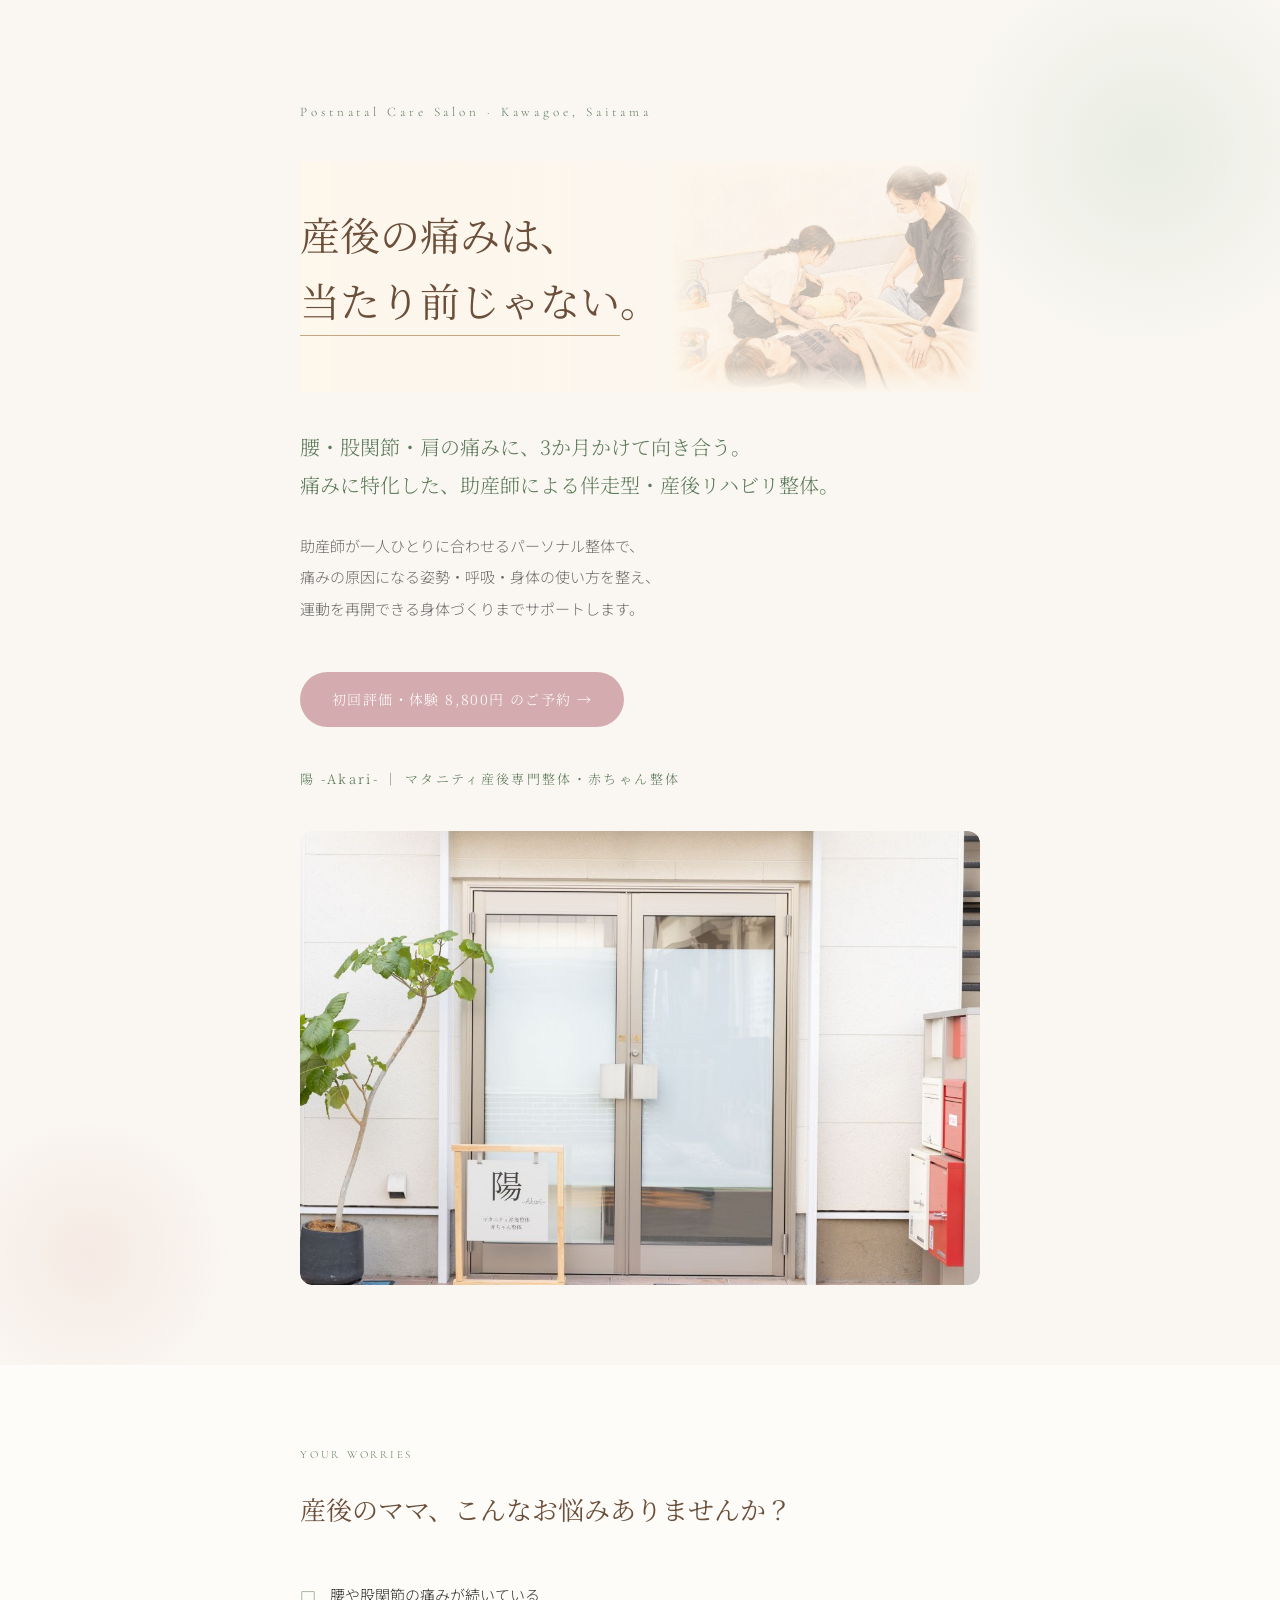
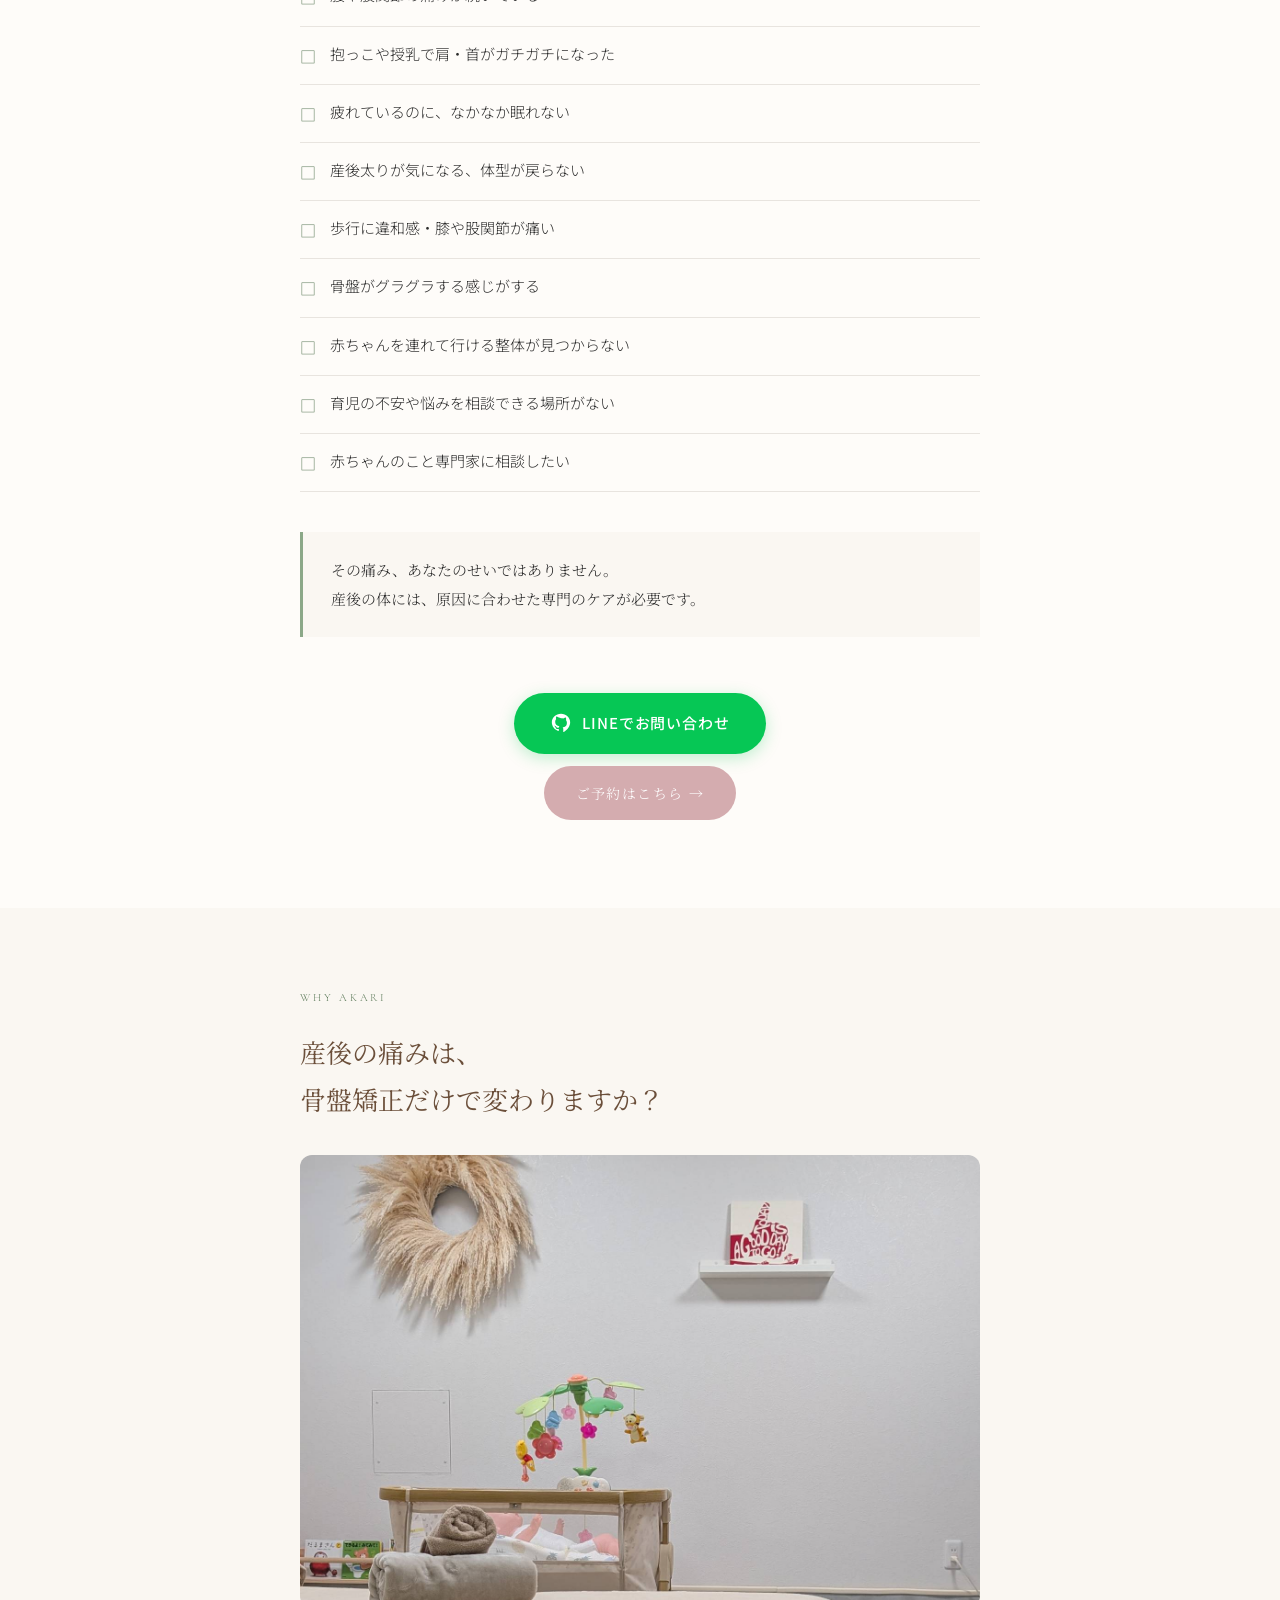
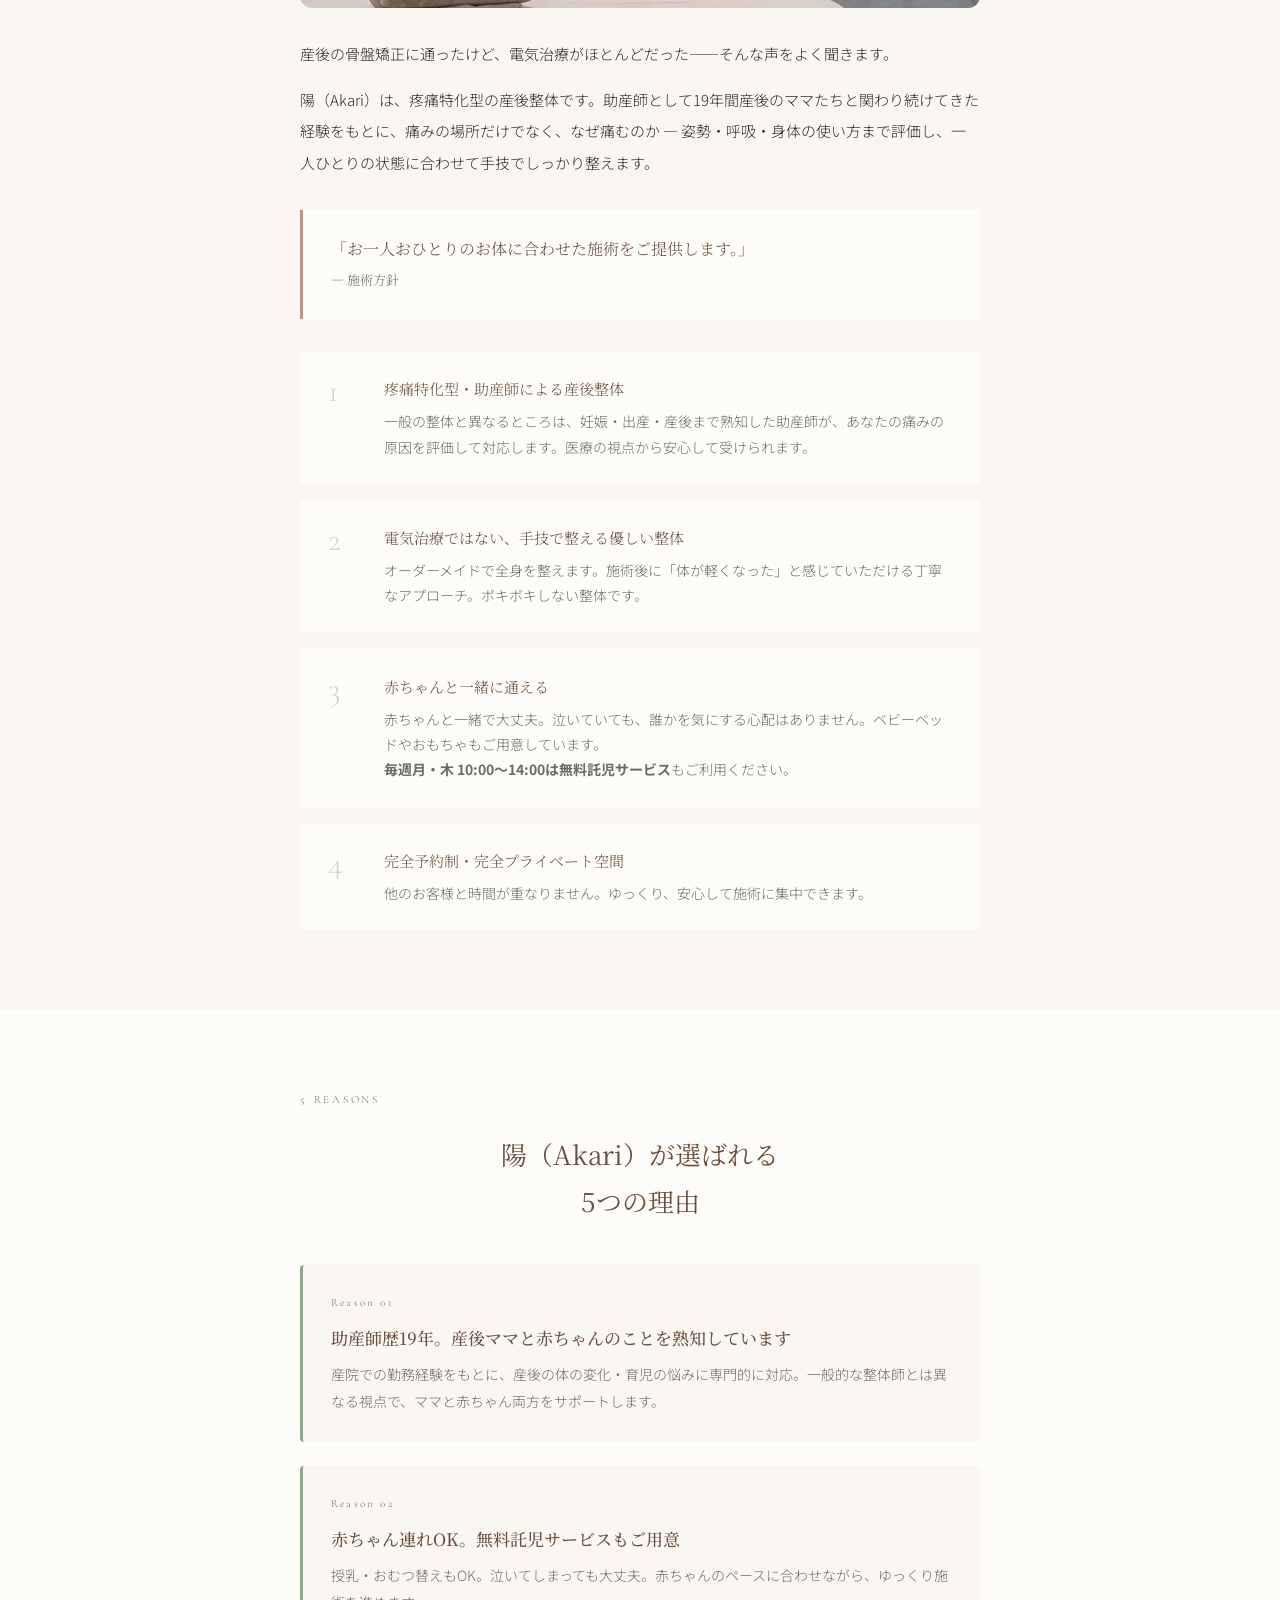
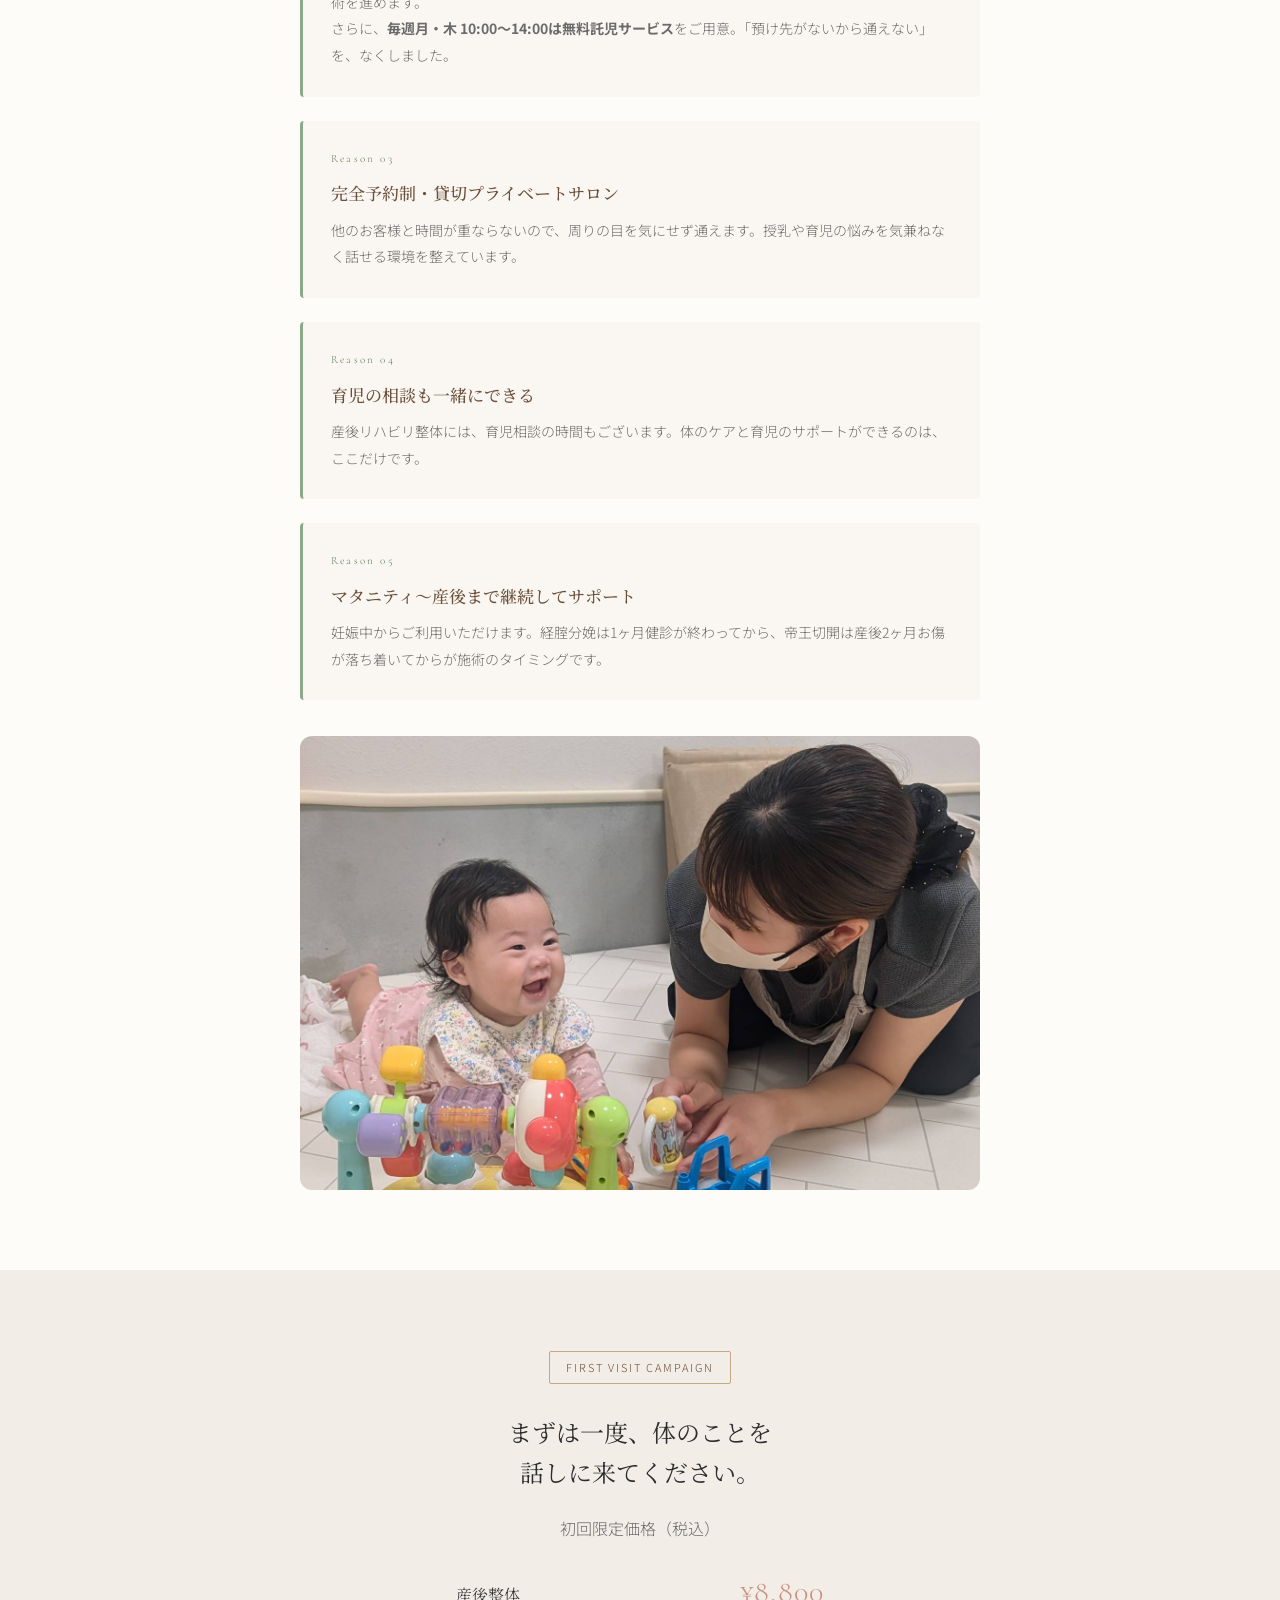
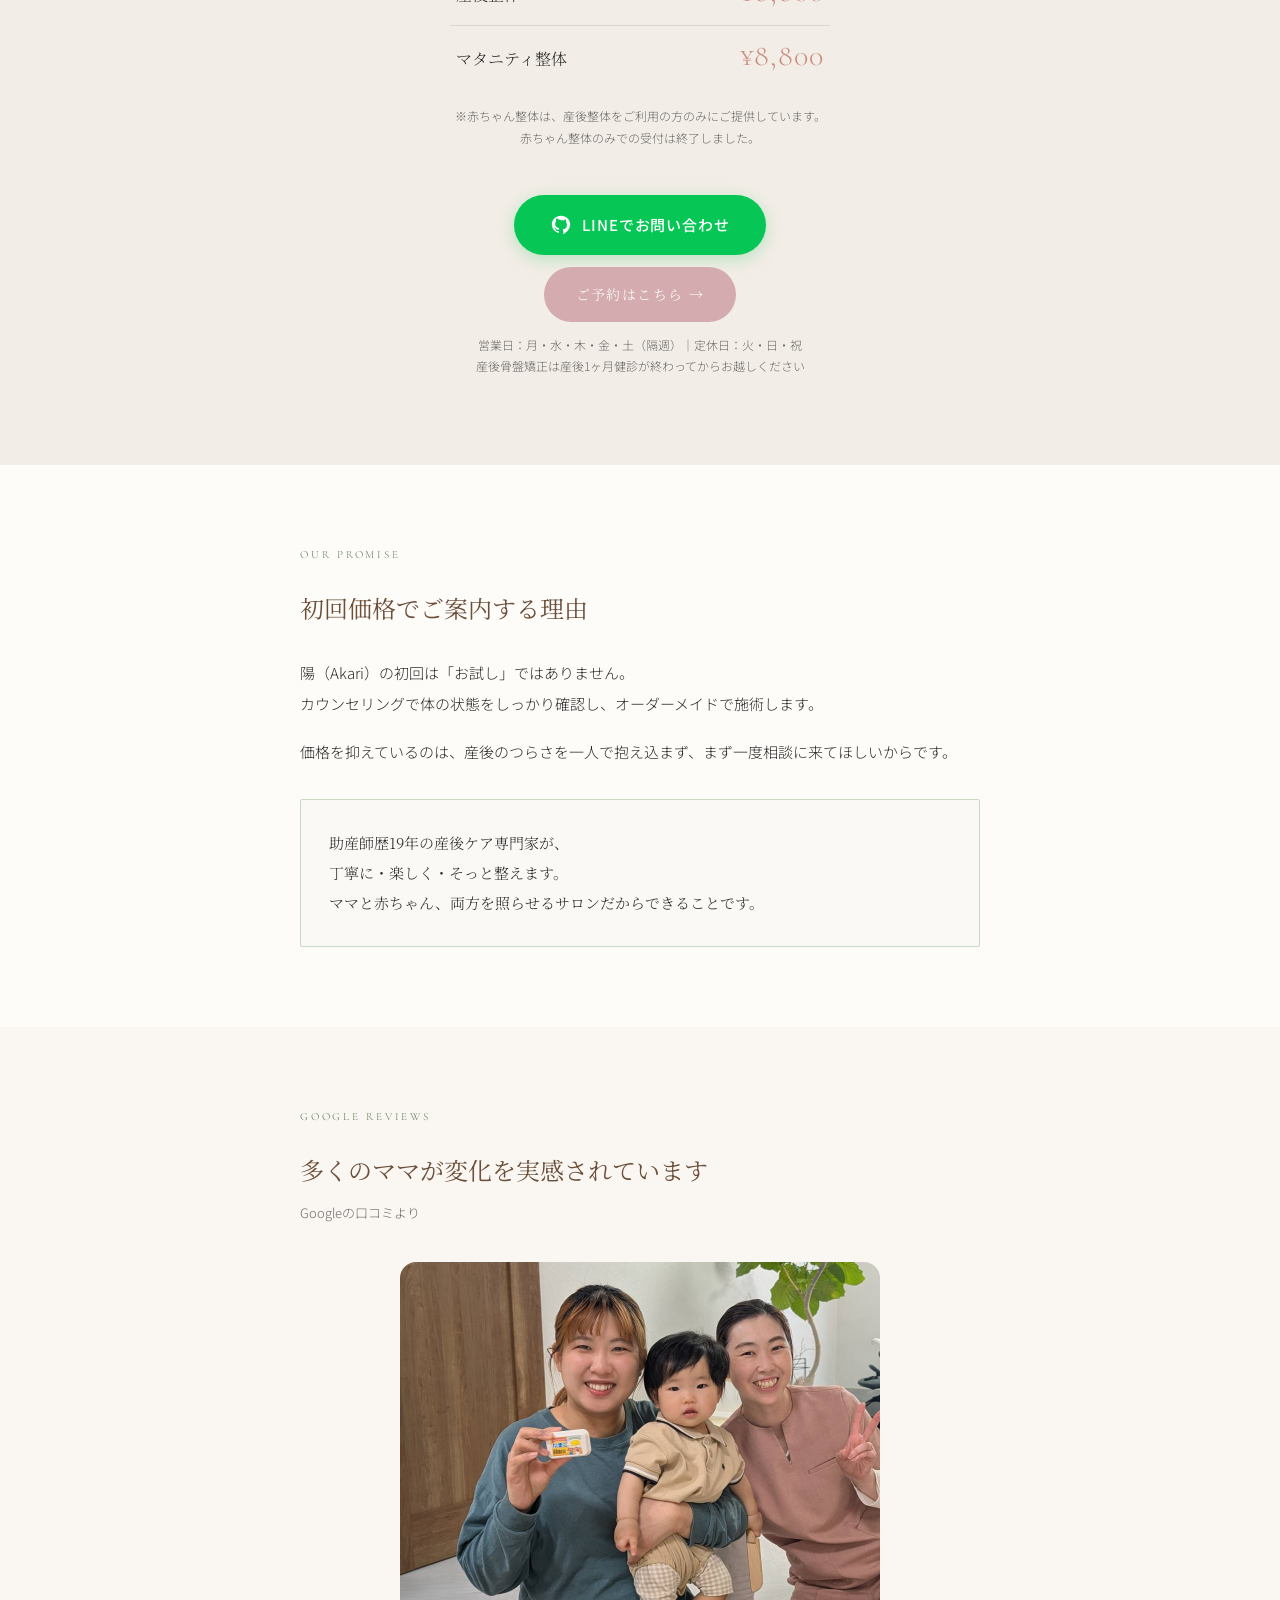
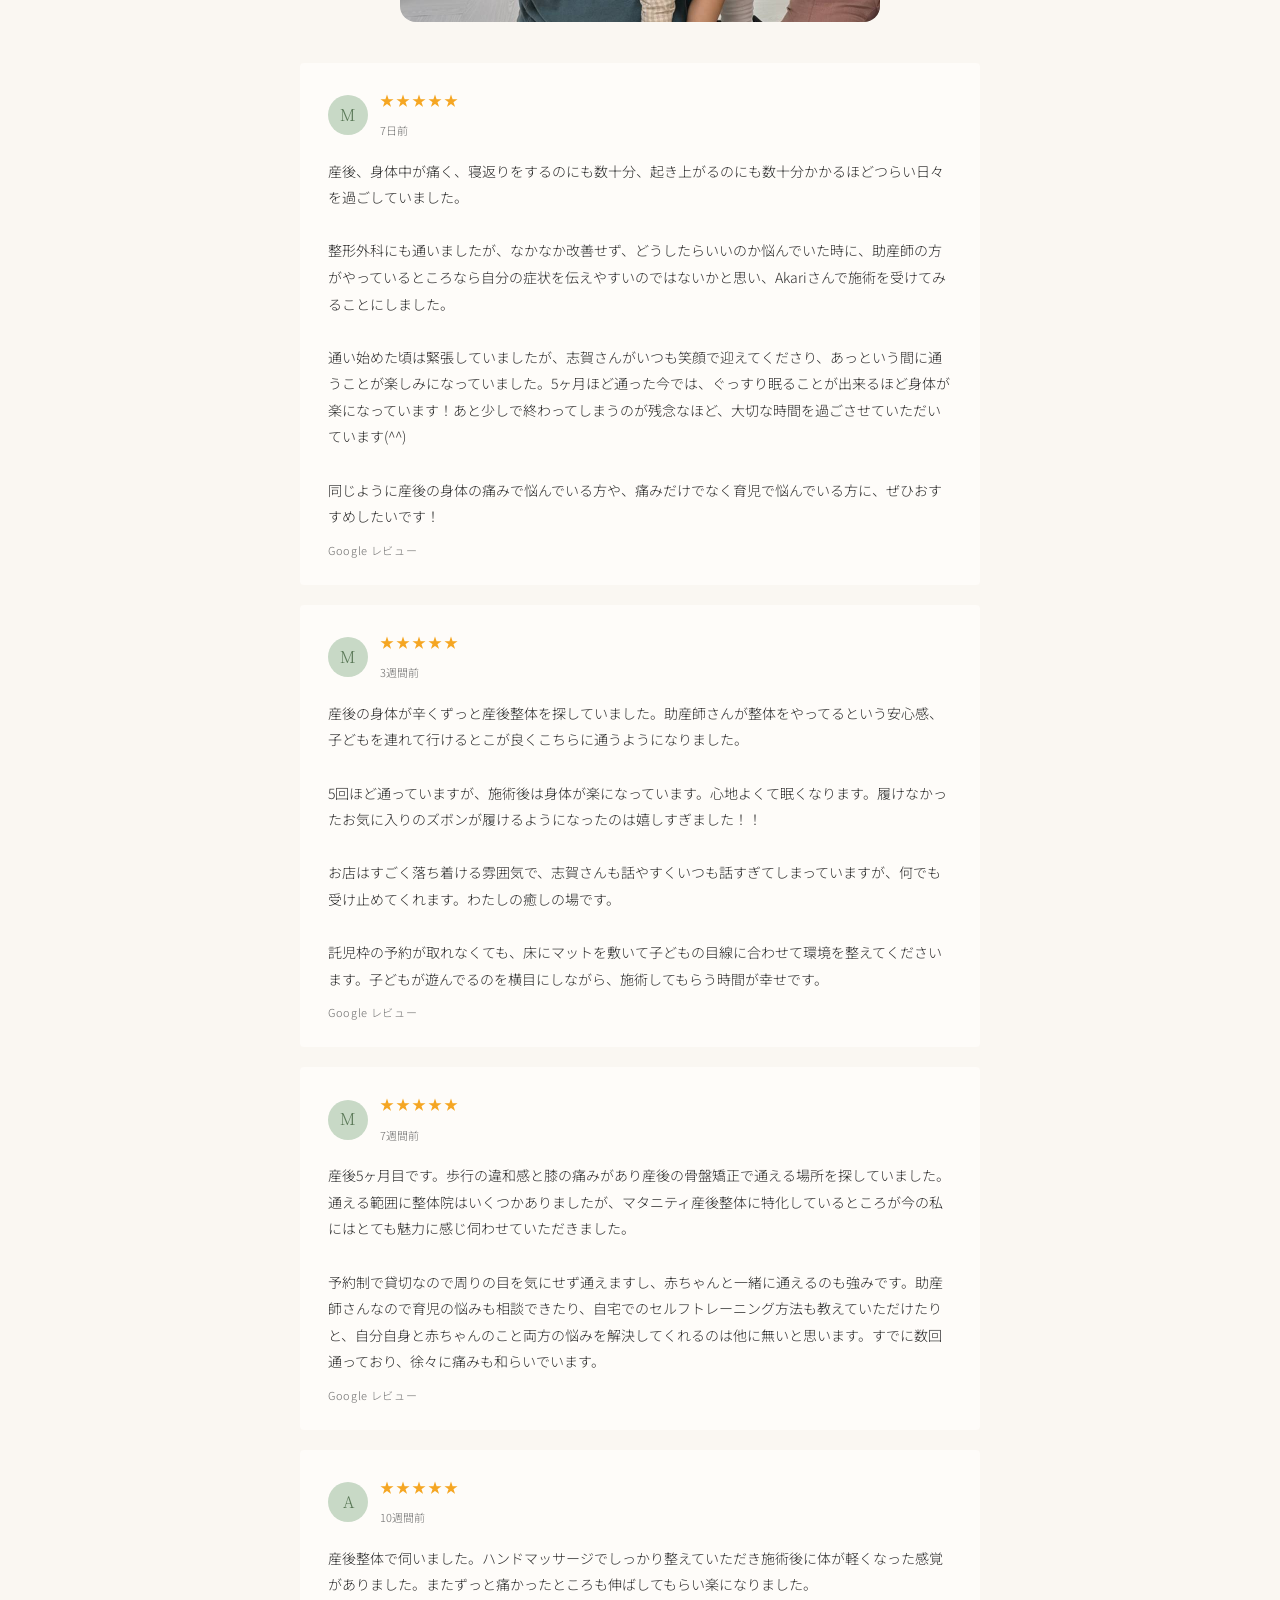
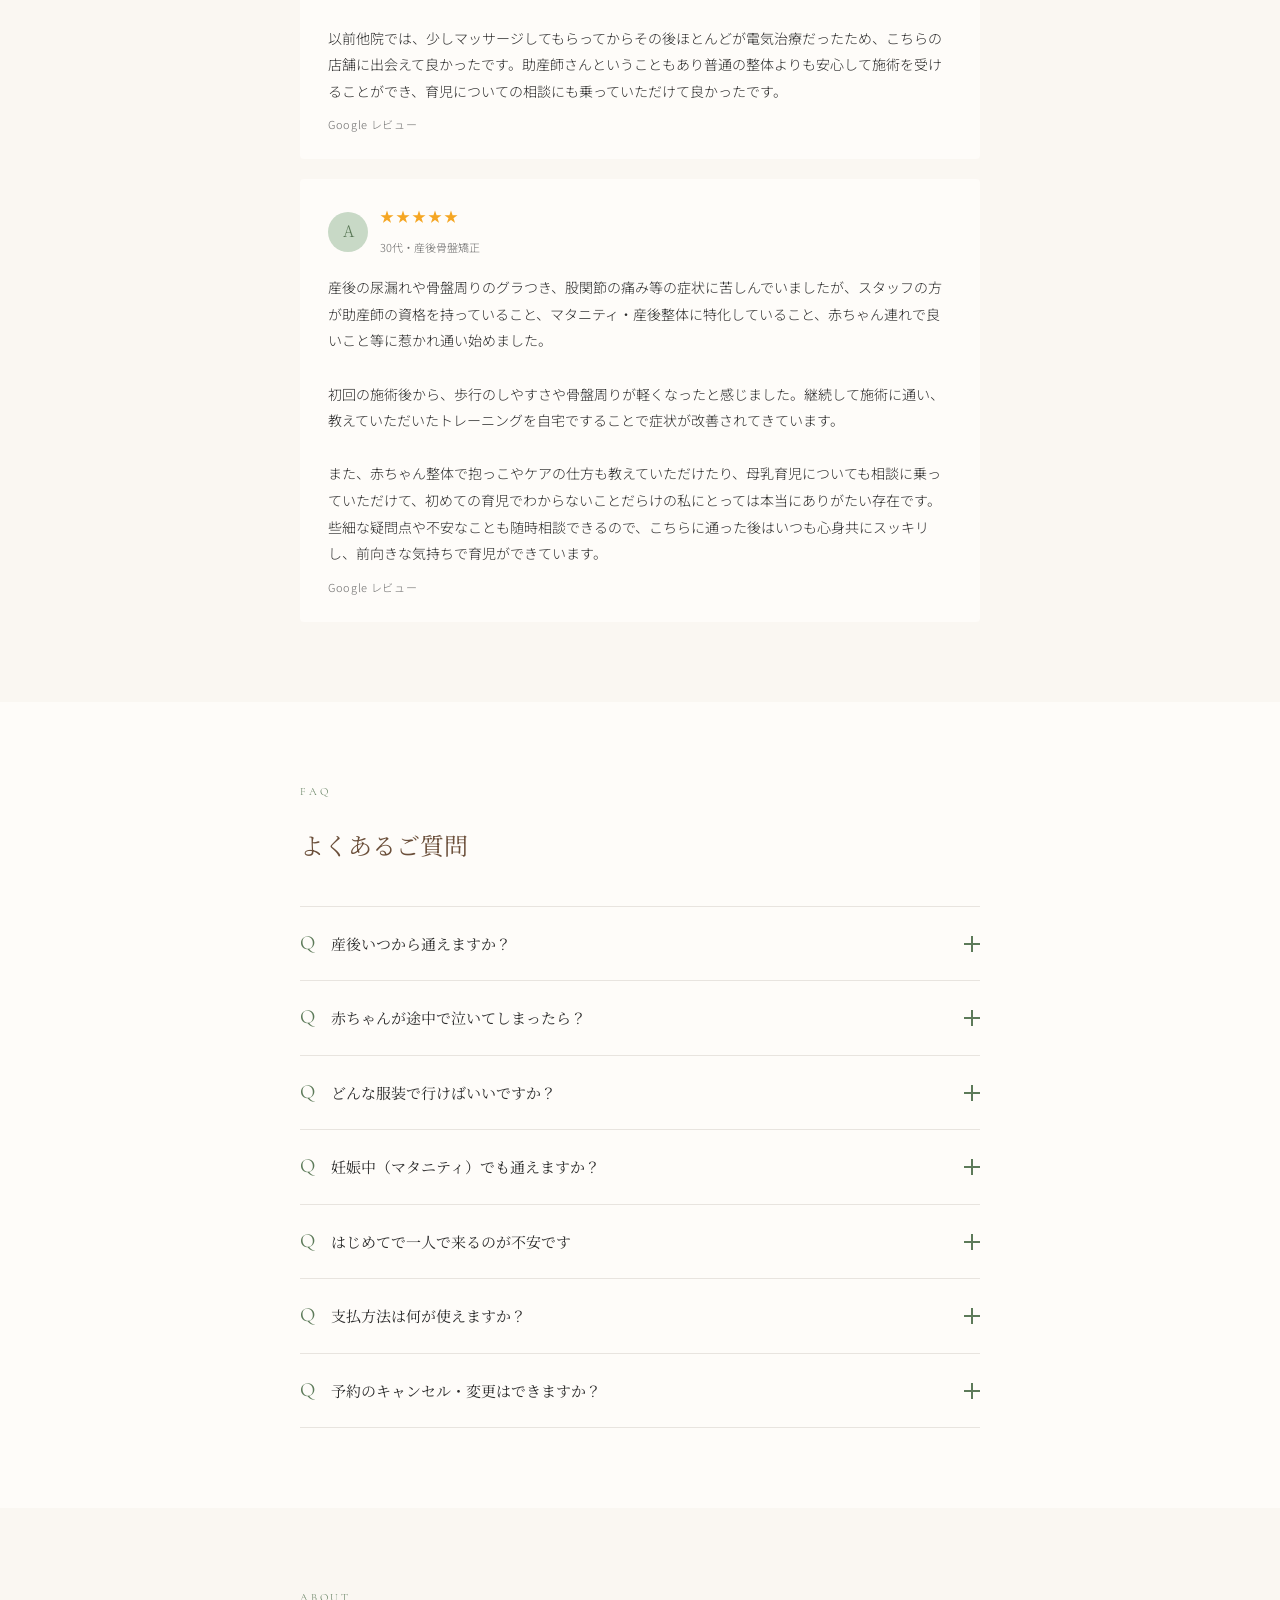
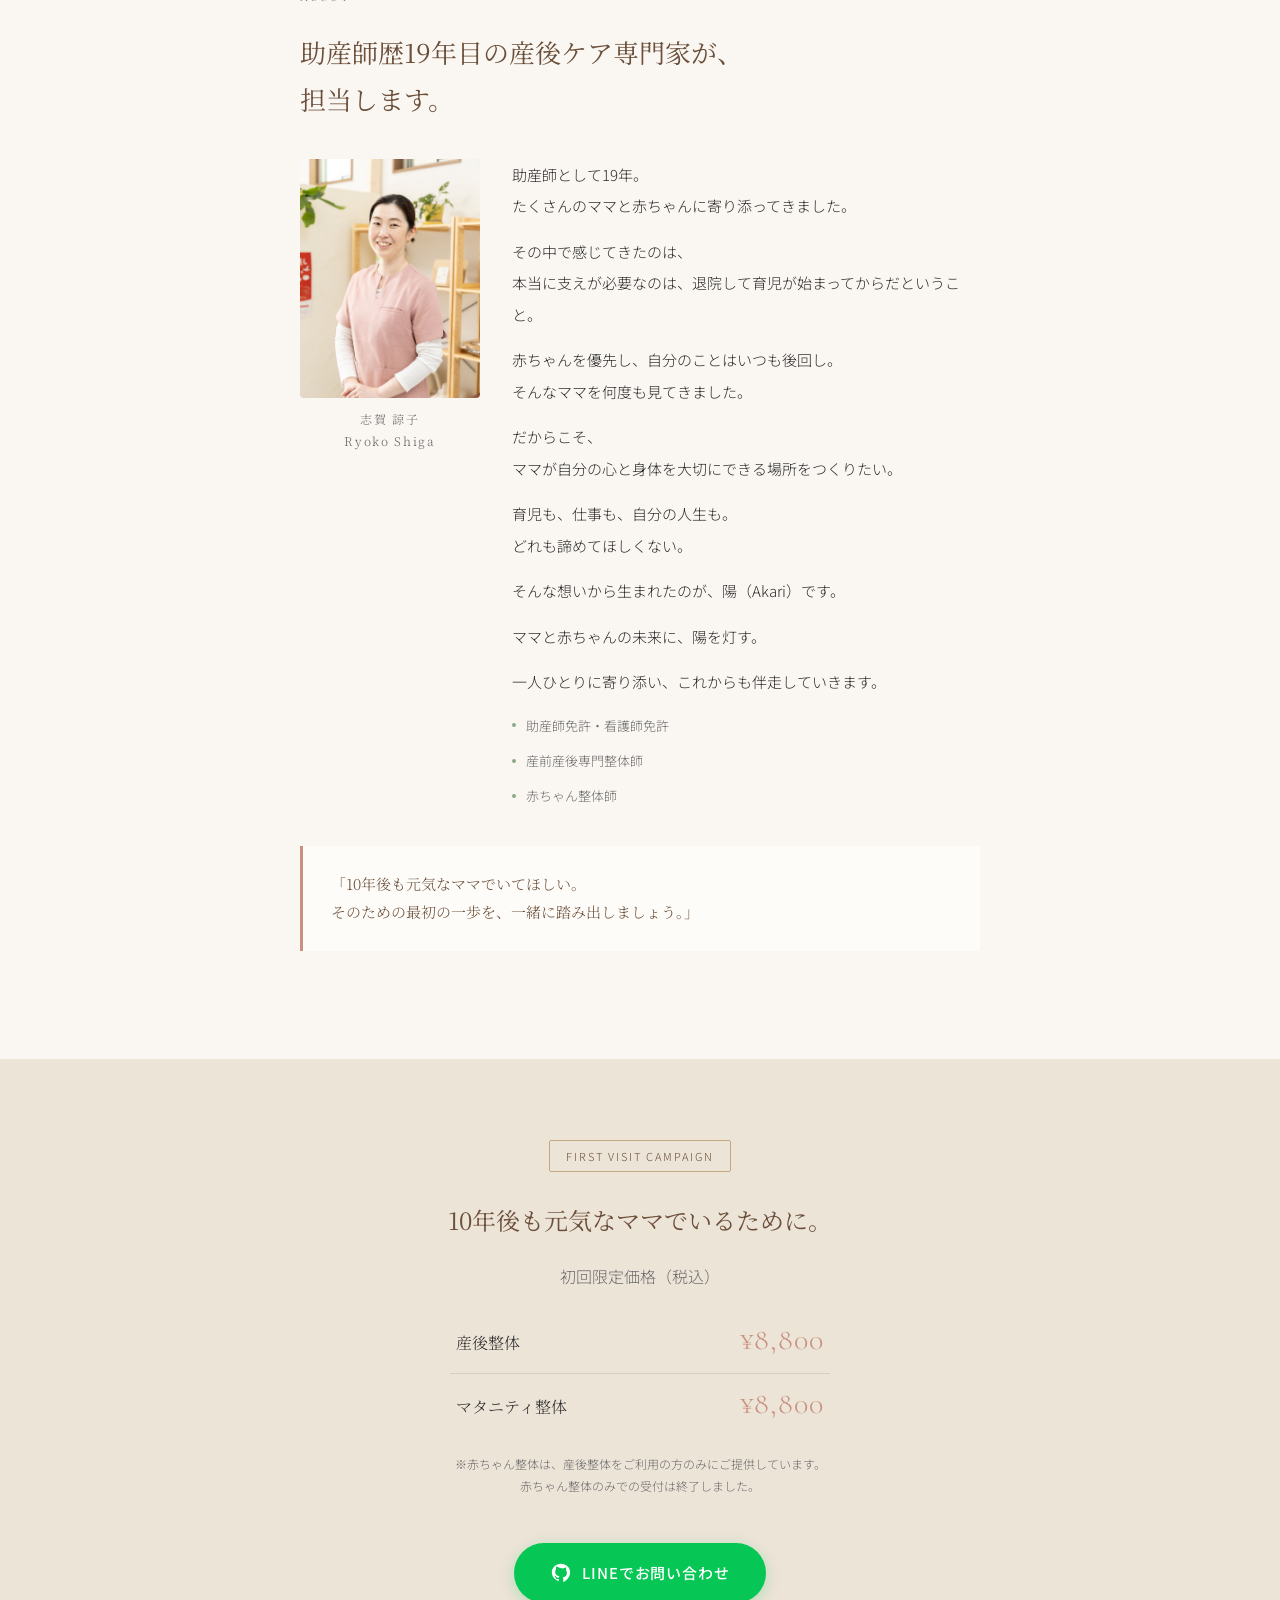
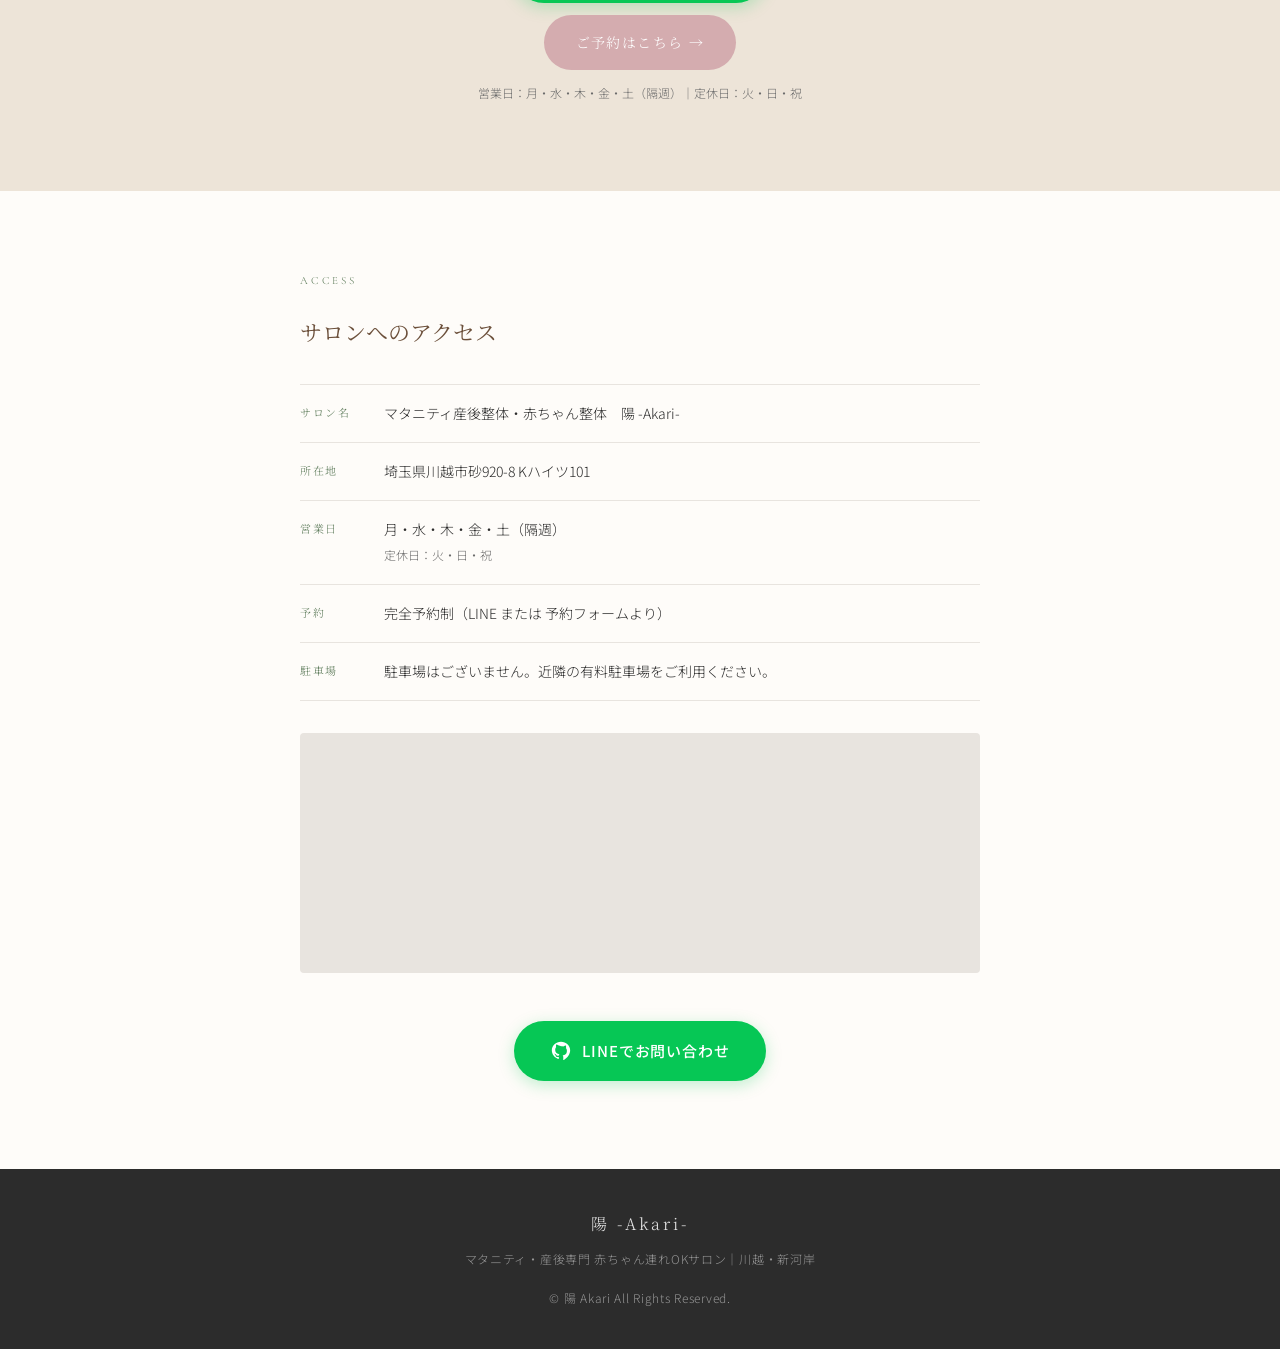
<file: index.html>
<!DOCTYPE html>
<html lang="ja">
<head>
<meta charset="UTF-8">
<meta name="viewport" content="width=device-width, initial-scale=1.0">
<!-- Google tag (gtag.js) -->
<script async src="https://www.googletagmanager.com/gtag/js?id=AW-16780956151"></script>
<script>
  window.dataLayer = window.dataLayer || [];
  function gtag(){dataLayer.push(arguments);}
  gtag('js', new Date());
  gtag('config', 'AW-16780956151');
</script>
<!-- Meta Pixel Code -->
<script>
!function(f,b,e,v,n,t,s)
{if(f.fbq)return;n=f.fbq=function(){n.callMethod?
n.callMethod.apply(n,arguments):n.queue.push(arguments)};
if(!f._fbq)f._fbq=n;n.push=n;n.loaded=!0;n.version='2.0';
n.queue=[];t=b.createElement(e);t.async=!0;
t.src=v;s=b.getElementsByTagName(e)[0];
s.parentNode.insertBefore(t,s)}(window, document,'script',
'https://connect.facebook.net/en_US/fbevents.js');
fbq('init', '1923407814695448');
fbq('track', 'PageView');
</script>
<noscript><img height="1" width="1" style="display:none"
src="https://www.facebook.com/tr?id=1923407814695448&ev=PageView&noscript=1"
/></noscript>
<!-- End Meta Pixel Code -->
<title>陽（Akari）｜川越・新河岸の産後ケアサロン</title>
<link rel="preconnect" href="https://fonts.googleapis.com">
<link rel="preconnect" href="https://fonts.gstatic.com" crossorigin>
<link href="https://fonts.googleapis.com/css2?family=Noto+Serif+JP:wght@300;400;500;700&family=Noto+Sans+JP:wght@300;400;500&family=Cormorant+Garamond:ital,wght@0,300;0,400;1,300&display=swap" rel="stylesheet">
<style>
  :root {
    --cream: #FAF7F2;
    --warm-white: #FEFCF9;
    --sage: #8BA888;
    --sage-light: #C8D9C6;
    --sage-dark: #5C7A59;
    --blush: #E8C4B8;
    --blush-dark: #C99080;
    --warm-brown: #6B4F3A;
    --charcoal: #2C2C2C;
    --mid-gray: #6B6B6B;
    --light-gray: #E8E4DF;
    --gold: #C4A882;
    --font-serif: 'Noto Serif JP', 'Cormorant Garamond', serif;
    --font-sans: 'Noto Sans JP', sans-serif;
    --font-latin: 'Cormorant Garamond', serif;
  }

  *, *::before, *::after { box-sizing: border-box; margin: 0; padding: 0; }
  html { scroll-behavior: smooth; }

  body {
    background: var(--warm-white);
    color: var(--charcoal);
    font-family: var(--font-sans);
    font-weight: 300;
    line-height: 1.9;
    overflow-x: hidden;
  }

  @keyframes fadeUp {
    from { opacity: 0; transform: translateY(28px); }
    to   { opacity: 1; transform: translateY(0); }
  }

  .reveal {
    opacity: 0;
    transform: translateY(24px);
    transition: opacity 0.7s ease, transform 0.7s ease;
  }
  .reveal.visible {
    opacity: 1;
    transform: translateY(0);
  }

  section { padding: 80px 24px; }
  .inner { max-width: 680px; margin: 0 auto; }

  .section-label {
    font-family: var(--font-latin);
    font-size: 11px;
    letter-spacing: 0.25em;
    color: var(--sage-dark);
    text-transform: uppercase;
    display: block;
    margin-bottom: 20px;
  }

  /* ── ボタン ── */
  .btn-line {
    display: inline-flex;
    align-items: center;
    gap: 10px;
    background: #06C755;
    color: #fff;
    font-family: var(--font-sans);
    font-size: 15px;
    font-weight: 500;
    letter-spacing: 0.06em;
    padding: 16px 36px;
    border-radius: 50px;
    text-decoration: none;
    transition: opacity 0.2s;
    box-shadow: 0 4px 16px rgba(6,199,85,0.25);
  }
  .btn-line:hover { opacity: 0.85; }
  .btn-line svg { width: 22px; height: 22px; fill: #fff; flex-shrink: 0; }

  .btn-reserve {
    display: inline-flex;
    align-items: center;
    gap: 10px;
    background: #D4ACAF;
    color: #fff;
    font-family: var(--font-serif);
    font-size: 14px;
    letter-spacing: 0.1em;
    padding: 14px 32px;
    border-radius: 50px;
    text-decoration: none;
    transition: opacity 0.2s;
  }
  .btn-reserve:hover { opacity: 0.85; }

  .cta-block {
    text-align: center;
    display: flex;
    flex-direction: column;
    align-items: center;
    gap: 12px;
    padding: 16px 0 8px;
  }
  .cta-block .note {
    font-size: 12px;
    color: var(--mid-gray);
    line-height: 1.8;
  }

  /* ══ 1. HERO ══ */
  #hero {
    background: var(--cream);
    min-height: 100vh;
    display: flex;
    align-items: center;
    padding: 0 24px;
    position: relative;
    overflow: hidden;
  }
  #hero::before {
    content: '';
    position: absolute;
    top: -60px; right: -80px;
    width: 420px; height: 420px;
    background: radial-gradient(circle, rgba(200,217,198,0.35) 0%, transparent 70%);
    pointer-events: none;
  }
  #hero::after {
    content: '';
    position: absolute;
    bottom: -40px; left: -60px;
    width: 300px; height: 300px;
    background: radial-gradient(circle, rgba(232,196,184,0.25) 0%, transparent 70%);
    pointer-events: none;
  }
  .hero-inner { max-width: 680px; margin: 0 auto; padding: 100px 0 80px; position: relative; }
  .hero-label {
    font-family: var(--font-latin);
    font-size: 13px;
    letter-spacing: 0.3em;
    color: var(--sage-dark);
    display: block;
    margin-bottom: 36px;
    opacity: 0;
    animation: fadeUp 0.8s ease 0.1s forwards;
  }
  .hero-catch {
    font-family: var(--font-serif);
    font-size: clamp(26px, 5vw, 40px);
    font-weight: 400;
    line-height: 1.65;
    color: var(--warm-brown);
    margin-bottom: 36px;
    opacity: 0;
    animation: fadeUp 0.9s ease 0.25s forwards;
  }
  .hero-catch span {
    display: inline-block;
    border-bottom: 1px solid var(--gold);
    padding-bottom: 2px;
  }
  .hero-body {
    font-size: 15px;
    color: var(--mid-gray);
    line-height: 2.1;
    margin-bottom: 48px;
    opacity: 0;
    animation: fadeUp 0.9s ease 0.4s forwards;
  }
  .hero-body p { margin-bottom: 12px; }
  .hero-cta {
    display: flex;
    flex-direction: column;
    align-items: flex-start;
    gap: 12px;
    opacity: 0;
    animation: fadeUp 0.9s ease 0.55s forwards;
  }
  .hero-salon {
    font-family: var(--font-serif);
    font-size: 13px;
    letter-spacing: 0.18em;
    color: var(--sage-dark);
    margin-top: 40px;
    opacity: 0;
    animation: fadeUp 0.9s ease 0.7s forwards;
  }
  .hero-catch-wrap {
    position: relative;
    overflow: hidden;
    padding: 40px 0 56px;
    margin-bottom: 36px;
  }
  .hero-catch-wrap::before {
    content: "";
    position: absolute;
    inset: 0;
    background: linear-gradient(to right, rgba(253,246,235,0.92) 0%, rgba(253,246,235,0.62) 48%, rgba(253,246,235,0.18) 100%);
    z-index: 1;
    pointer-events: none;
    opacity: 0;
    animation: fadeUp 0.9s ease 0.25s forwards;
  }
  .hero-bg-photo {
    position: absolute;
    inset: 0;
    transform: none;
    width: 100%;
    opacity: 0.55;
    pointer-events: none;
    z-index: 0;
  }
  .hero-bg-photo img {
    width: 100%;
    height: 100%;
    object-fit: contain;
    object-position: 100% 0%;
    display: block;
  }
  .hero-catch {
    margin-bottom: 0;
    opacity: 1;
    animation: none;
    position: relative;
    z-index: 2;
  }
  .hero-photo { display: none; }
  .hero-salon-photo {
    width: 100%;
    margin-top: 40px;
    border-radius: 12px;
    overflow: hidden;
    opacity: 0;
    animation: fadeUp 0.9s ease 1s forwards;
  }
  .hero-salon-photo img {
    width: 100%;
    aspect-ratio: 3 / 2;
    object-fit: cover;
    display: block;
    border-radius: 12px;
  }
  .hero-photo img {
    width: 100%;
    height: auto;
    display: block;
    border-radius: 50% 50% 50% 50% / 40% 40% 60% 60%;
    box-shadow: 0 8px 32px rgba(107,79,58,0.12);
  }

  /* ══ 2. WORRIES ══ */
  #worries { background: var(--warm-white); }
  .worries-catch {
    font-family: var(--font-serif);
    font-size: clamp(18px, 3vw, 26px);
    font-weight: 400;
    line-height: 1.8;
    color: var(--warm-brown);
    margin-bottom: 36px;
  }
  .check-list { list-style: none; margin-bottom: 40px; }
  .check-list li {
    display: flex;
    align-items: flex-start;
    gap: 14px;
    padding: 14px 0;
    border-bottom: 1px solid var(--light-gray);
    font-size: 15px;
    line-height: 1.7;
  }
  .check-list li::before {
    content: '□';
    color: var(--sage-dark);
    font-size: 16px;
    flex-shrink: 0;
    margin-top: 2px;
  }
  .worries-close {
    padding: 24px 28px;
    background: var(--cream);
    border-left: 3px solid var(--sage);
    font-family: var(--font-serif);
    font-size: 15px;
    line-height: 1.9;
    color: var(--charcoal);
  }

  /* ══ 3. DIFFERENCE ══ */
  #difference { background: var(--cream); }
  .difference-catch {
    font-family: var(--font-serif);
    font-size: clamp(18px, 3vw, 26px);
    font-weight: 400;
    line-height: 1.8;
    color: var(--warm-brown);
    margin-bottom: 32px;
  }
  .diff-body { font-size: 15px; line-height: 2.1; margin-bottom: 32px; }
  .diff-body p { margin-bottom: 14px; }
  .diff-quote {
    padding: 24px 28px;
    background: var(--warm-white);
    border-left: 3px solid var(--blush-dark);
    font-family: var(--font-serif);
    font-size: 16px;
    color: var(--warm-brown);
    line-height: 1.9;
    margin-bottom: 32px;
  }
  .diff-cards { display: flex; flex-direction: column; gap: 16px; }
  .diff-card {
    background: var(--warm-white);
    border-radius: 4px;
    padding: 24px 28px;
    display: flex;
    gap: 20px;
    align-items: flex-start;
  }
  .diff-card-num {
    font-family: var(--font-latin);
    font-size: 32px;
    font-weight: 300;
    color: var(--sage-light);
    line-height: 1;
    flex-shrink: 0;
    width: 36px;
  }
  .diff-card-title {
    font-family: var(--font-serif);
    font-size: 15px;
    color: var(--warm-brown);
    margin-bottom: 6px;
  }
  .diff-card-desc { font-size: 14px; color: var(--mid-gray); line-height: 1.8; }

  /* ══ 4. REASONS ══ */
  #reasons { background: var(--warm-white); }
  .reasons-catch {
    font-family: var(--font-serif);
    font-size: clamp(18px, 3vw, 26px);
    font-weight: 400;
    line-height: 1.8;
    color: var(--warm-brown);
    margin-bottom: 40px;
    text-align: center;
  }
  .reason-list { display: flex; flex-direction: column; gap: 24px; }
  .reason-item {
    background: var(--cream);
    border-radius: 4px;
    padding: 28px;
    border-left: 3px solid var(--sage);
  }
  .reason-num {
    font-family: var(--font-latin);
    font-size: 11px;
    letter-spacing: 0.2em;
    color: var(--sage-dark);
    display: block;
    margin-bottom: 10px;
  }
  .reason-title {
    font-family: var(--font-serif);
    font-size: 17px;
    font-weight: 500;
    color: var(--warm-brown);
    margin-bottom: 10px;
    line-height: 1.6;
  }
  .reason-desc { font-size: 14px; color: var(--mid-gray); line-height: 1.9; }

  /* ══ 5. OFFER① ══ */
  #offer { background: #F2EDE6; text-align: center; }
  .offer-tag {
    display: inline-block;
    border: 1px solid var(--gold);
    border-radius: 2px;
    font-size: 11px;
    letter-spacing: 0.18em;
    padding: 5px 16px;
    margin-bottom: 28px;
    color: var(--warm-brown);
  }
  .offer-title {
    font-family: var(--font-serif);
    font-size: clamp(18px, 3vw, 24px);
    font-weight: 400;
    margin-bottom: 20px;
    line-height: 1.7;
    color: var(--charcoal);
  }
  .offer-price {
    font-family: var(--font-latin);
    font-size: clamp(52px, 10vw, 72px);
    font-weight: 300;
    letter-spacing: 0.04em;
    color: var(--blush-dark);
    line-height: 1;
    margin: 8px 0 4px;
  }
  .offer-unit { font-size: 16px; color: var(--mid-gray); margin-bottom: 6px; }
  .offer-original { font-size: 13px; color: var(--mid-gray); text-decoration: line-through; margin-bottom: 28px; }
  .offer-menu {
    display: flex;
    gap: 10px;
    justify-content: center;
    flex-wrap: wrap;
    margin-bottom: 36px;
  }
  .offer-menu span {
    background: rgba(255,255,255,0.7);
    border-radius: 2px;
    padding: 6px 18px;
    font-size: 13px;
    letter-spacing: 0.06em;
  }
  .lp-photo { width: 100%; aspect-ratio: 3 / 2; object-fit: cover; display: block; }
  .price-list { max-width: 380px; margin: 4px auto 34px; }
  .price-row {
    display: flex;
    justify-content: space-between;
    align-items: baseline;
    padding: 15px 6px;
    border-bottom: 1px solid rgba(107,79,58,0.15);
  }
  .price-row:last-child { border-bottom: none; }
  .price-name { font-family: var(--font-serif); font-size: 16px; color: var(--charcoal); }
  .price-value {
    font-family: var(--font-latin);
    font-size: 30px;
    font-weight: 300;
    letter-spacing: 0.03em;
    color: var(--blush-dark);
    line-height: 1;
  }

  /* ══ 6. WHY PRICE ══ */
  #why-price { background: var(--warm-white); }
  .why-catch {
    font-family: var(--font-serif);
    font-size: clamp(18px, 3vw, 24px);
    font-weight: 400;
    color: var(--warm-brown);
    margin-bottom: 28px;
    line-height: 1.8;
  }
  .why-body { font-size: 15px; line-height: 2.1; }
  .why-body p { margin-bottom: 16px; }
  .why-promise {
    margin-top: 32px;
    padding: 28px;
    border: 1px solid var(--sage-light);
    border-radius: 2px;
    font-family: var(--font-serif);
    font-size: 15px;
    line-height: 2;
    color: var(--charcoal);
    background: rgba(200,217,198,0.08);
  }

  /* ══ 7. REVIEWS ══ */
  #reviews { background: var(--cream); }
  .reviews-catch {
    font-family: var(--font-serif);
    font-size: clamp(18px, 3vw, 24px);
    font-weight: 400;
    color: var(--warm-brown);
    margin-bottom: 10px;
    line-height: 1.8;
  }
  .reviews-sub { font-size: 13px; color: var(--mid-gray); margin-bottom: 36px; }
  .reviews-photo-wrap { text-align: center; margin: 32px 0; }
  .reviews-photo { width: 100%; max-width: 480px; border-radius: 16px; object-fit: cover; height: 360px; object-position: center 55%; }
  .review-cards { display: flex; flex-direction: column; gap: 20px; }
  .review-card {
    background: var(--warm-white);
    border-radius: 4px;
    padding: 24px 28px;
  }
  .review-header {
    display: flex;
    align-items: center;
    gap: 12px;
    margin-bottom: 14px;
  }
  .review-avatar {
    width: 40px; height: 40px;
    border-radius: 50%;
    background: var(--sage-light);
    display: flex;
    align-items: center;
    justify-content: center;
    font-family: var(--font-serif);
    font-size: 16px;
    color: var(--sage-dark);
    flex-shrink: 0;
  }
  .review-stars { color: #F5A623; font-size: 14px; letter-spacing: 2px; display: block; }
  .review-date { font-size: 11px; color: var(--mid-gray); }
  .review-text { font-size: 14px; line-height: 1.9; color: var(--charcoal); }
  .review-source { margin-top: 10px; font-size: 11px; color: var(--mid-gray); letter-spacing: 0.06em; }

  /* ══ 8. FAQ ══ */
  #faq { background: var(--warm-white); }
  .faq-catch {
    font-family: var(--font-serif);
    font-size: clamp(18px, 3vw, 24px);
    font-weight: 400;
    color: var(--warm-brown);
    margin-bottom: 40px;
    line-height: 1.8;
  }
  .faq-item {
    border-bottom: 1px solid var(--light-gray);
  }
  .faq-item:first-of-type { border-top: 1px solid var(--light-gray); }
  .faq-q {
    width: 100%;
    background: none;
    border: none;
    text-align: left;
    cursor: pointer;
    display: flex;
    gap: 16px;
    align-items: flex-start;
    padding: 24px 0;
    font-family: inherit;
  }
  .faq-q-label {
    font-family: var(--font-latin);
    font-size: 20px;
    font-weight: 400;
    color: var(--sage-dark);
    line-height: 1;
    flex-shrink: 0;
    margin-top: 2px;
  }
  .faq-q-text {
    font-family: var(--font-serif);
    font-size: 15px;
    font-weight: 400;
    color: var(--charcoal);
    line-height: 1.7;
    flex: 1;
  }
  .faq-q-icon {
    flex-shrink: 0;
    width: 16px; height: 16px;
    position: relative;
    margin-top: 5px;
    transition: transform 0.3s ease;
  }
  .faq-q-icon::before,
  .faq-q-icon::after {
    content: '';
    position: absolute;
    background: var(--sage-dark);
    transition: opacity 0.3s ease;
  }
  .faq-q-icon::before { top: 7px; left: 0; width: 16px; height: 2px; }
  .faq-q-icon::after { top: 0; left: 7px; width: 2px; height: 16px; }
  .faq-item.open .faq-q-icon::after { opacity: 0; }
  .faq-a {
    display: flex;
    gap: 16px;
    align-items: flex-start;
    max-height: 0;
    overflow: hidden;
    opacity: 0;
    padding: 0;
    transition: max-height 0.35s ease, opacity 0.3s ease, padding 0.35s ease;
  }
  .faq-item.open .faq-a {
    max-height: 600px;
    opacity: 1;
    padding: 0 0 24px;
  }
  .faq-a-label {
    font-family: var(--font-latin);
    font-size: 20px;
    font-weight: 400;
    color: var(--blush-dark);
    line-height: 1;
    flex-shrink: 0;
    margin-top: 2px;
  }
  .faq-a-text { font-size: 14px; color: var(--mid-gray); line-height: 1.9; }

  /* ══ 9. ABOUT ══ */
  #about { background: var(--cream); }
  .about-catch {
    font-family: var(--font-serif);
    font-size: clamp(18px, 3vw, 26px);
    font-weight: 400;
    color: var(--warm-brown);
    margin-bottom: 36px;
    line-height: 1.8;
  }
  .about-profile {
    display: grid;
    grid-template-columns: 180px 1fr;
    gap: 32px;
    margin-bottom: 36px;
    align-items: start;
  }
  @media (max-width: 560px) { .about-profile { grid-template-columns: 1fr; } }
  .img-placeholder {
    width: 100%;
    border-radius: 4px;
    background: var(--light-gray);
    display: flex;
    align-items: center;
    justify-content: center;
    color: var(--mid-gray);
    font-size: 12px;
    letter-spacing: 0.08em;
  }
  .img-placeholder.portrait { height: 240px; }
  .about-img-name {
    font-family: var(--font-serif);
    font-size: 12px;
    letter-spacing: 0.14em;
    color: var(--mid-gray);
    margin-top: 10px;
    text-align: center;
    line-height: 1.8;
  }
  .about-body { font-size: 15px; line-height: 2.1; }
  .about-body p { margin-bottom: 14px; }
  .about-mission {
    padding: 24px 28px;
    background: var(--warm-white);
    border-left: 3px solid var(--blush-dark);
    font-family: var(--font-serif);
    font-size: 15px;
    line-height: 1.9;
    color: var(--warm-brown);
    margin-bottom: 28px;
  }
  .license-list { list-style: none; display: flex; flex-direction: column; gap: 8px; }
  .license-list li {
    font-size: 13px;
    color: var(--mid-gray);
    display: flex;
    align-items: center;
    gap: 10px;
  }
  .license-list li::before {
    content: '';
    width: 4px; height: 4px;
    border-radius: 50%;
    background: var(--sage);
    flex-shrink: 0;
  }

  /* ══ 10. OFFER② ══ */
  #offer2 { background: #EDE4D8; color: var(--charcoal); text-align: center; }
  #offer2 .offer-tag { border-color: var(--gold); color: var(--warm-brown); }
  #offer2 .offer-title { color: var(--warm-brown); }
  #offer2 .offer-price { color: var(--blush-dark); }
  #offer2 .offer-unit,
  #offer2 .offer-original { color: var(--mid-gray); }
  #offer2 .offer-menu span { background: rgba(255,255,255,0.6); color: var(--charcoal); }
  #offer2 .cta-block .note { color: var(--mid-gray); }
  #offer2 .btn-reserve {
    background: #D4ACAF;
  }

  /* ══ 11. ACCESS ══ */
  #access { background: var(--warm-white); }
  .access-catch {
    font-family: var(--font-serif);
    font-size: clamp(16px, 3vw, 22px);
    font-weight: 400;
    color: var(--warm-brown);
    margin-bottom: 32px;
    line-height: 1.8;
  }
  .access-row {
    display: flex;
    gap: 20px;
    align-items: flex-start;
    font-size: 14px;
    line-height: 1.8;
    padding: 16px 0;
    border-bottom: 1px solid var(--light-gray);
  }
  .access-row:first-of-type { border-top: 1px solid var(--light-gray); }
  .access-label {
    font-family: var(--font-serif);
    font-size: 11px;
    letter-spacing: 0.14em;
    color: var(--sage-dark);
    flex-shrink: 0;
    width: 64px;
    margin-top: 2px;
  }
  .access-map {
    width: 100%;
    height: 240px;
    background: var(--light-gray);
    border-radius: 4px;
    display: flex;
    align-items: center;
    justify-content: center;
    font-size: 13px;
    color: var(--mid-gray);
    margin: 32px 0;
  }

  /* FOOTER */
  footer {
    background: var(--charcoal);
    color: rgba(255,255,255,0.5);
    text-align: center;
    padding: 40px 24px;
    font-size: 12px;
    letter-spacing: 0.06em;
  }
  .footer-name {
    font-family: var(--font-serif);
    font-size: 16px;
    color: rgba(255,255,255,0.85);
    margin-bottom: 8px;
    letter-spacing: 0.18em;
  }
</style>
</head>
<body>

<!-- 1. HERO -->
<section id="hero">
  <div class="hero-inner">
    <span class="hero-label">Postnatal Care Salon · Kawagoe, Saitama</span>
    <div class="hero-catch-wrap">
      <div class="hero-bg-photo">
        <img src="images/mother-baby.jpg" alt="">
      </div>
      <h1 class="hero-catch">
        産後の痛みは、<br>
        <span>当たり前じゃない</span>。
      </h1>
    </div>
    <p class="hero-sub" style="font-family:var(--font-serif);font-size:clamp(16px,2.6vw,20px);color:var(--sage-dark);line-height:1.9;margin:0 0 26px;opacity:0;animation:fadeUp 0.9s ease 0.35s forwards;">腰・股関節・肩の痛みに、3か月かけて向き合う。<br>
      痛みに特化した、助産師による伴走型・産後リハビリ整体。</p>
    <div class="hero-body">
      <p>助産師が一人ひとりに合わせるパーソナル整体で、<br>
      痛みの原因になる姿勢・呼吸・身体の使い方を整え、<br>
      運動を再開できる身体づくりまでサポートします。</p>
    </div>
    <div class="hero-cta">
      <a href="https://reservia.jp/shop/reserve/926f805084?utm_source=route&utm_medium=homepage&utm_campaign=analysis&reserve_via=homepage" class="btn-reserve" target="_blank" rel="noopener">初回評価・体験 8,800円 のご予約 →</a>
    </div>
    <p class="hero-salon">陽 -Akari- ｜ マタニティ産後専門整体・赤ちゃん整体</p>
    <div class="hero-salon-photo">
      <img src="images/hero.jpg" alt="陽 -Akari- サロン外観">
    </div>
  </div>
</section>

<!-- 2. WORRIES -->
<section id="worries">
  <div class="inner reveal">
    <span class="section-label">Your Worries</span>
    <h2 class="worries-catch">産後のママ、こんなお悩みありませんか？</h2>
    <ul class="check-list">
      <li>腰や股関節の痛みが続いている</li>
      <li>抱っこや授乳で肩・首がガチガチになった</li>
      <li>疲れているのに、なかなか眠れない</li>
      <li>産後太りが気になる、体型が戻らない</li>
      <li>歩行に違和感・膝や股関節が痛い</li>
      <li>骨盤がグラグラする感じがする</li>
      <li>赤ちゃんを連れて行ける整体が見つからない</li>
      <li>育児の不安や悩みを相談できる場所がない</li>
      <li>赤ちゃんのこと専門家に相談したい</li>
    </ul>
    <div class="worries-close">
      その痛み、あなたのせいではありません。<br>
      産後の体には、原因に合わせた専門のケアが必要です。
    </div>
    <div class="cta-block" style="margin-top:40px;">
      <a href="https://lin.ee/V1Rg8Bm" class="btn-line" target="_blank" rel="noopener">
        <svg viewBox="0 0 24 24" xmlns="http://www.w3.org/2000/svg"><path d="M12 2C6.477 2 2 6.169 2 11.29c0 4.359 2.857 8.034 6.943 9.418.508.094.694-.223.694-.494 0-.244-.009-.891-.014-1.749-2.825.622-3.421-1.374-3.421-1.374-.462-1.189-1.128-1.505-1.128-1.505-.922-.638.07-.625.07-.625 1.02.073 1.556 1.059 1.556 1.059.906 1.573 2.378 1.118 2.956.855.092-.664.354-1.118.644-1.375-2.255-.26-4.625-1.143-4.625-5.088 0-1.124.394-2.043 1.04-2.764-.104-.258-.451-1.307.099-2.724 0 0 .847-.276 2.775 1.051A9.527 9.527 0 0 1 12 6.836c.857.004 1.72.117 2.526.344 1.926-1.327 2.771-1.051 2.771-1.051.552 1.417.205 2.466.101 2.724.648.721 1.039 1.64 1.039 2.764 0 3.955-2.374 4.825-4.636 5.079.365.318.69.947.69 1.908 0 1.378-.013 2.489-.013 2.828 0 .274.184.593.699.493C19.146 19.32 22 15.647 22 11.29 22 6.169 17.523 2 12 2z"/></svg>
        LINEでお問い合わせ
      </a>
      <a href="https://reservia.jp/shop/reserve/926f805084?utm_source=route&utm_medium=homepage&utm_campaign=analysis&reserve_via=homepage" class="btn-reserve" target="_blank" rel="noopener">ご予約はこちら →</a>
    </div>
  </div>
</section>

<!-- 3. DIFFERENCE -->
<section id="difference">
  <div class="inner reveal">
    <span class="section-label">Why Akari</span>
    <h2 class="difference-catch">産後の痛みは、<br>骨盤矯正だけで変わりますか？</h2>
    <div style="margin:8px 0 30px; border-radius:12px; overflow:hidden;">
      <img src="images/room.jpg" alt="陽（Akari）の施術ルーム。施術ベッドと赤ちゃん用ベッドを完備した完全プライベート空間" class="lp-photo">
    </div>
    <div class="diff-body">
      <p>産後の骨盤矯正に通ったけど、電気治療がほとんどだった——そんな声をよく聞きます。</p>
      <p>陽（Akari）は、疼痛特化型の産後整体です。助産師として19年間産後のママたちと関わり続けてきた経験をもとに、痛みの場所だけでなく、なぜ痛むのか — 姿勢・呼吸・身体の使い方まで評価し、一人ひとりの状態に合わせて手技でしっかり整えます。</p>
    </div>
    <div class="diff-quote">
      「お一人おひとりのお体に合わせた施術をご提供します。」<br>
      <span style="font-size:13px;color:var(--mid-gray);">— 施術方針</span>
    </div>
    <div class="diff-cards">
      <div class="diff-card">
        <div class="diff-card-num">1</div>
        <div>
          <div class="diff-card-title">疼痛特化型・助産師による産後整体</div>
          <div class="diff-card-desc">一般の整体と異なるところは、妊娠・出産・産後まで熟知した助産師が、あなたの痛みの原因を評価して対応します。医療の視点から安心して受けられます。</div>
        </div>
      </div>
      <div class="diff-card">
        <div class="diff-card-num">2</div>
        <div>
          <div class="diff-card-title">電気治療ではない、手技で整える優しい整体</div>
          <div class="diff-card-desc">オーダーメイドで全身を整えます。施術後に「体が軽くなった」と感じていただける丁寧なアプローチ。ボキボキしない整体です。</div>
        </div>
      </div>
      <div class="diff-card">
        <div class="diff-card-num">3</div>
        <div>
          <div class="diff-card-title">赤ちゃんと一緒に通える</div>
          <div class="diff-card-desc">赤ちゃんと一緒で大丈夫。泣いていても、誰かを気にする心配はありません。ベビーベッドやおもちゃもご用意しています。<br><strong>毎週月・木 10:00〜14:00は無料託児サービス</strong>もご利用ください。</div>
        </div>
      </div>
      <div class="diff-card">
        <div class="diff-card-num">4</div>
        <div>
          <div class="diff-card-title">完全予約制・完全プライベート空間</div>
          <div class="diff-card-desc">他のお客様と時間が重なりません。ゆっくり、安心して施術に集中できます。</div>
        </div>
      </div>
    </div>
  </div>
</section>

<!-- 4. REASONS -->
<section id="reasons">
  <div class="inner reveal">
    <span class="section-label">5 Reasons</span>
    <h2 class="reasons-catch">陽（Akari）が選ばれる<br>5つの理由</h2>
    <div class="reason-list">
      <div class="reason-item">
        <span class="reason-num">Reason 01</span>
        <div class="reason-title">助産師歴19年。産後ママと赤ちゃんのことを熟知しています</div>
        <div class="reason-desc">産院での勤務経験をもとに、産後の体の変化・育児の悩みに専門的に対応。一般的な整体師とは異なる視点で、ママと赤ちゃん両方をサポートします。</div>
      </div>
      <div class="reason-item">
        <span class="reason-num">Reason 02</span>
        <div class="reason-title">赤ちゃん連れOK。無料託児サービスもご用意</div>
        <div class="reason-desc">授乳・おむつ替えもOK。泣いてしまっても大丈夫。赤ちゃんのペースに合わせながら、ゆっくり施術を進めます。<br>さらに、<strong>毎週月・木 10:00〜14:00は無料託児サービス</strong>をご用意。「預け先がないから通えない」を、なくしました。</div>
      </div>
      <div class="reason-item">
        <span class="reason-num">Reason 03</span>
        <div class="reason-title">完全予約制・貸切プライベートサロン</div>
        <div class="reason-desc">他のお客様と時間が重ならないので、周りの目を気にせず通えます。授乳や育児の悩みを気兼ねなく話せる環境を整えています。</div>
      </div>
      <div class="reason-item">
        <span class="reason-num">Reason 04</span>
        <div class="reason-title">育児の相談も一緒にできる</div>
        <div class="reason-desc">産後リハビリ整体には、育児相談の時間もございます。体のケアと育児のサポートができるのは、ここだけです。</div>
      </div>
      <div class="reason-item">
        <span class="reason-num">Reason 05</span>
        <div class="reason-title">マタニティ〜産後まで継続してサポート</div>
        <div class="reason-desc">妊娠中からご利用いただけます。経腟分娩は1ヶ月健診が終わってから、帝王切開は産後2ヶ月お傷が落ち着いてからが施術のタイミングです。</div>
      </div>
    </div>
    <div style="margin:36px 0 0; border-radius:12px; overflow:hidden;">
      <img src="images/kids-space-2.jpg" alt="無料託児スペースで、スタッフが赤ちゃんと笑顔で一緒に遊ぶ様子" class="lp-photo">
    </div>
  </div>
</section>

<!-- 5. OFFER① -->
<section id="offer">
  <div class="inner reveal">
    <span class="offer-tag">FIRST VISIT CAMPAIGN</span>
    <h2 class="offer-title">まずは一度、体のことを<br>話しに来てください。</h2>
    <p class="offer-unit" style="margin-bottom:18px;">初回限定価格（税込）</p>
    <div class="price-list">
      <div class="price-row"><span class="price-name">産後整体</span><span class="price-value">¥8,800</span></div>
      <div class="price-row"><span class="price-name">マタニティ整体</span><span class="price-value">¥8,800</span></div>
    </div>
    <p class="note" style="font-size:12px;color:var(--mid-gray);line-height:1.8;margin:-18px 0 30px;">※赤ちゃん整体は、産後整体をご利用の方のみにご提供しています。<br>赤ちゃん整体のみでの受付は終了しました。</p>
    <div class="cta-block">
      <a href="https://lin.ee/V1Rg8Bm" class="btn-line" target="_blank" rel="noopener">
        <svg viewBox="0 0 24 24" xmlns="http://www.w3.org/2000/svg"><path d="M12 2C6.477 2 2 6.169 2 11.29c0 4.359 2.857 8.034 6.943 9.418.508.094.694-.223.694-.494 0-.244-.009-.891-.014-1.749-2.825.622-3.421-1.374-3.421-1.374-.462-1.189-1.128-1.505-1.128-1.505-.922-.638.07-.625.07-.625 1.02.073 1.556 1.059 1.556 1.059.906 1.573 2.378 1.118 2.956.855.092-.664.354-1.118.644-1.375-2.255-.26-4.625-1.143-4.625-5.088 0-1.124.394-2.043 1.04-2.764-.104-.258-.451-1.307.099-2.724 0 0 .847-.276 2.775 1.051A9.527 9.527 0 0 1 12 6.836c.857.004 1.72.117 2.526.344 1.926-1.327 2.771-1.051 2.771-1.051.552 1.417.205 2.466.101 2.724.648.721 1.039 1.64 1.039 2.764 0 3.955-2.374 4.825-4.636 5.079.365.318.69.947.69 1.908 0 1.378-.013 2.489-.013 2.828 0 .274.184.593.699.493C19.146 19.32 22 15.647 22 11.29 22 6.169 17.523 2 12 2z"/></svg>
        LINEでお問い合わせ
      </a>
      <a href="https://reservia.jp/shop/reserve/926f805084?utm_source=route&utm_medium=homepage&utm_campaign=analysis&reserve_via=homepage" class="btn-reserve" target="_blank" rel="noopener">ご予約はこちら →</a>
      <p class="note">営業日：月・水・木・金・土（隔週）｜定休日：火・日・祝<br>産後骨盤矯正は産後1ヶ月健診が終わってからお越しください</p>
    </div>
  </div>
</section>

<!-- 6. WHY PRICE -->
<section id="why-price">
  <div class="inner reveal">
    <span class="section-label">Our Promise</span>
    <h2 class="why-catch">初回価格でご案内する理由</h2>
    <div class="why-body">
      <p>陽（Akari）の初回は「お試し」ではありません。<br>
      カウンセリングで体の状態をしっかり確認し、オーダーメイドで施術します。</p>
      <p>価格を抑えているのは、産後のつらさを一人で抱え込まず、まず一度相談に来てほしいからです。</p>
    </div>
    <div class="why-promise">
      助産師歴19年の産後ケア専門家が、<br>
      丁寧に・楽しく・そっと整えます。<br>
      ママと赤ちゃん、両方を照らせるサロンだからできることです。
    </div>
  </div>
</section>

<!-- 7. REVIEWS -->
<section id="reviews">
  <div class="inner reveal">
    <span class="section-label">Google Reviews</span>
    <h2 class="reviews-catch">多くのママが変化を実感されています</h2>
    <p class="reviews-sub">Googleの口コミより</p>
    <div class="reviews-photo-wrap">
      <img src="images/review-photo.jpg" alt="施術の様子" class="reviews-photo">
    </div>
    <div class="review-cards">

      <div class="review-card">
        <div class="review-header">
          <div class="review-avatar">M</div>
          <div class="review-meta">
            <span class="review-stars">★★★★★</span>
            <span class="review-date">7日前</span>
          </div>
        </div>
        <p class="review-text">産後、身体中が痛く、寝返りをするのにも数十分、起き上がるのにも数十分かかるほどつらい日々を過ごしていました。<br><br>整形外科にも通いましたが、なかなか改善せず、どうしたらいいのか悩んでいた時に、助産師の方がやっているところなら自分の症状を伝えやすいのではないかと思い、Akariさんで施術を受けてみることにしました。<br><br>通い始めた頃は緊張していましたが、志賀さんがいつも笑顔で迎えてくださり、あっという間に通うことが楽しみになっていました。5ヶ月ほど通った今では、ぐっすり眠ることが出来るほど身体が楽になっています！あと少しで終わってしまうのが残念なほど、大切な時間を過ごさせていただいています(^^)<br><br>同じように産後の身体の痛みで悩んでいる方や、痛みだけでなく育児で悩んでいる方に、ぜひおすすめしたいです！</p>
        <p class="review-source">Google レビュー</p>
      </div>

      <div class="review-card">
        <div class="review-header">
          <div class="review-avatar">M</div>
          <div class="review-meta">
            <span class="review-stars">★★★★★</span>
            <span class="review-date">3週間前</span>
          </div>
        </div>
        <p class="review-text">産後の身体が辛くずっと産後整体を探していました。助産師さんが整体をやってるという安心感、子どもを連れて行けるとこが良くこちらに通うようになりました。<br><br>5回ほど通っていますが、施術後は身体が楽になっています。心地よくて眠くなります。履けなかったお気に入りのズボンが履けるようになったのは嬉しすぎました！！<br><br>お店はすごく落ち着ける雰囲気で、志賀さんも話やすくいつも話すぎてしまっていますが、何でも受け止めてくれます。わたしの癒しの場です。<br><br>託児枠の予約が取れなくても、床にマットを敷いて子どもの目線に合わせて環境を整えてくださいます。子どもが遊んでるのを横目にしながら、施術してもらう時間が幸せです。</p>
        <p class="review-source">Google レビュー</p>
      </div>

      <div class="review-card">
        <div class="review-header">
          <div class="review-avatar">M</div>
          <div class="review-meta">
            <span class="review-stars">★★★★★</span>
            <span class="review-date">7週間前</span>
          </div>
        </div>
        <p class="review-text">産後5ヶ月目です。歩行の違和感と膝の痛みがあり産後の骨盤矯正で通える場所を探していました。通える範囲に整体院はいくつかありましたが、マタニティ産後整体に特化しているところが今の私にはとても魅力に感じ伺わせていただきました。<br><br>予約制で貸切なので周りの目を気にせず通えますし、赤ちゃんと一緒に通えるのも強みです。助産師さんなので育児の悩みも相談できたり、自宅でのセルフトレーニング方法も教えていただけたりと、自分自身と赤ちゃんのこと両方の悩みを解決してくれるのは他に無いと思います。すでに数回通っており、徐々に痛みも和らいでいます。</p>
        <p class="review-source">Google レビュー</p>
      </div>

      <div class="review-card">
        <div class="review-header">
          <div class="review-avatar">A</div>
          <div class="review-meta">
            <span class="review-stars">★★★★★</span>
            <span class="review-date">10週間前</span>
          </div>
        </div>
        <p class="review-text">産後整体で伺いました。ハンドマッサージでしっかり整えていただき施術後に体が軽くなった感覚がありました。またずっと痛かったところも伸ばしてもらい楽になりました。<br><br>以前他院では、少しマッサージしてもらってからその後ほとんどが電気治療だったため、こちらの店舗に出会えて良かったです。助産師さんということもあり普通の整体よりも安心して施術を受けることができ、育児についての相談にも乗っていただけて良かったです。</p>
        <p class="review-source">Google レビュー</p>
      </div>

      <div class="review-card">
        <div class="review-header">
          <div class="review-avatar">A</div>
          <div class="review-meta">
            <span class="review-stars">★★★★★</span>
            <span class="review-date">30代・産後骨盤矯正</span>
          </div>
        </div>
        <p class="review-text">産後の尿漏れや骨盤周りのグラつき、股関節の痛み等の症状に苦しんでいましたが、スタッフの方が助産師の資格を持っていること、マタニティ・産後整体に特化していること、赤ちゃん連れで良いこと等に惹かれ通い始めました。<br><br>初回の施術後から、歩行のしやすさや骨盤周りが軽くなったと感じました。継続して施術に通い、教えていただいたトレーニングを自宅ですることで症状が改善されてきています。<br><br>また、赤ちゃん整体で抱っこやケアの仕方も教えていただけたり、母乳育児についても相談に乗っていただけて、初めての育児でわからないことだらけの私にとっては本当にありがたい存在です。些細な疑問点や不安なことも随時相談できるので、こちらに通った後はいつも心身共にスッキリし、前向きな気持ちで育児ができています。</p>
        <p class="review-source">Google レビュー</p>
      </div>

    </div>
  </div>
</section>

<!-- 8. FAQ -->
<section id="faq">
  <div class="inner reveal">
    <span class="section-label">FAQ</span>
    <h2 class="faq-catch">よくあるご質問</h2>

    <div class="faq-item" style="border-top:1px solid var(--light-gray);">
      <button type="button" class="faq-q" aria-expanded="false">
        <span class="faq-q-label">Q</span>
        <span class="faq-q-text">産後いつから通えますか？</span>
        <span class="faq-q-icon" aria-hidden="true"></span>
      </button>
      <div class="faq-a">
        <span class="faq-a-label">A</span>
        <span class="faq-a-text">経腟分娩の方は産後1ヶ月健診が終わってからお越しください。帝王切開の方は産後2ヶ月たって、お傷の痛みが落ち着いてからであれば大丈夫です。産後数年経っていても産後であることには変わりありません。どうぞ気軽にご相談ください。</span>
      </div>
    </div>

    <div class="faq-item">
      <button type="button" class="faq-q" aria-expanded="false">
        <span class="faq-q-label">Q</span>
        <span class="faq-q-text">赤ちゃんが途中で泣いてしまったら？</span>
        <span class="faq-q-icon" aria-hidden="true"></span>
      </button>
      <div class="faq-a">
        <span class="faq-a-label">A</span>
        <span class="faq-a-text">大丈夫です。すぐそばで見られます。授乳・おむつ替えも随時OKです。赤ちゃんのペースに合わせて進めますので、遠慮なくお声がけください。</span>
      </div>
    </div>

    <div class="faq-item">
      <button type="button" class="faq-q" aria-expanded="false">
        <span class="faq-q-label">Q</span>
        <span class="faq-q-text">どんな服装で行けばいいですか？</span>
        <span class="faq-q-icon" aria-hidden="true"></span>
      </button>
      <div class="faq-a">
        <span class="faq-a-label">A</span>
        <span class="faq-a-text">動きやすいズボン、伸びやすい服でいらしてください。着替えのご用意は不要です。</span>
      </div>
    </div>

    <div class="faq-item">
      <button type="button" class="faq-q" aria-expanded="false">
        <span class="faq-q-label">Q</span>
        <span class="faq-q-text">妊娠中（マタニティ）でも通えますか？</span>
        <span class="faq-q-icon" aria-hidden="true"></span>
      </button>
      <div class="faq-a">
        <span class="faq-a-label">A</span>
        <span class="faq-a-text">はい、通えます。マタニティ専用メニューをご用意しています。妊娠の状態を確認しながら丁寧に対応いたします。ただし、切迫早産や前置胎盤等指摘されている方は施術出来かねます。心配な方は、医師にマタニティ整体を受けてもいいか許可をもらってください。施術後はお腹がふわふわになるので赤ちゃんのスペースも広がります。骨盤位の方は一度ご相談ください。</span>
      </div>
    </div>

    <div class="faq-item">
      <button type="button" class="faq-q" aria-expanded="false">
        <span class="faq-q-label">Q</span>
        <span class="faq-q-text">はじめてで一人で来るのが不安です</span>
        <span class="faq-q-icon" aria-hidden="true"></span>
      </button>
      <div class="faq-a">
        <span class="faq-a-label">A</span>
        <span class="faq-a-text">大丈夫です。まずカウンセリングから始めますので、いきなり施術ということはありません。不安なことは何でも教えてください。ご主人とご一緒に来院されてもかまいません。</span>
      </div>
    </div>

    <div class="faq-item">
      <button type="button" class="faq-q" aria-expanded="false">
        <span class="faq-q-label">Q</span>
        <span class="faq-q-text">支払方法は何が使えますか？</span>
        <span class="faq-q-icon" aria-hidden="true"></span>
      </button>
      <div class="faq-a">
        <span class="faq-a-label">A</span>
        <span class="faq-a-text">現金・クレジットカード・PayPay・メルペイ・d払いがご利用いただけます。</span>
      </div>
    </div>

    <div class="faq-item">
      <button type="button" class="faq-q" aria-expanded="false">
        <span class="faq-q-label">Q</span>
        <span class="faq-q-text">予約のキャンセル・変更はできますか？</span>
        <span class="faq-q-icon" aria-hidden="true"></span>
      </button>
      <div class="faq-a">
        <span class="faq-a-label">A</span>
        <span class="faq-a-text">キャンセルは前日までにご連絡ください。当日のキャンセルは施術料金の100%を申し受けます。ただし、日付の変更（ご予約の取り直し）の場合は無料です。ご連絡はLINEよりお願いいたします。</span>
      </div>
    </div>

  </div>
</section>

<!-- 9. ABOUT -->
<section id="about">
  <div class="inner reveal">
    <span class="section-label">About</span>
    <h2 class="about-catch">助産師歴19年目の産後ケア専門家が、<br>担当します。</h2>
    <div class="about-profile">
      <div>
        <img src="images/about.jpg" alt="志賀諒子" style="width:100%;border-radius:4px;display:block;">
        <p class="about-img-name">志賀 諒子<br>Ryoko Shiga</p>
      </div>
      <div class="about-body">
        <p>助産師として19年。<br>たくさんのママと赤ちゃんに寄り添ってきました。</p>
        <p>その中で感じてきたのは、<br>本当に支えが必要なのは、退院して育児が始まってからだということ。</p>
        <p>赤ちゃんを優先し、自分のことはいつも後回し。<br>そんなママを何度も見てきました。</p>
        <p>だからこそ、<br>ママが自分の心と身体を大切にできる場所をつくりたい。</p>
        <p>育児も、仕事も、自分の人生も。<br>どれも諦めてほしくない。</p>
        <p>そんな想いから生まれたのが、陽（Akari）です。</p>
        <p>ママと赤ちゃんの未来に、陽を灯す。</p>
        <p>一人ひとりに寄り添い、これからも伴走していきます。</p>
        <ul class="license-list">
          <li>助産師免許・看護師免許</li>
          <li>産前産後専門整体師</li>
          <li>赤ちゃん整体師</li>
        </ul>
      </div>
    </div>
    <div class="about-mission">
      「10年後も元気なママでいてほしい。<br>
      そのための最初の一歩を、一緒に踏み出しましょう。」
    </div>
  </div>
</section>

<!-- 10. OFFER② -->
<section id="offer2">
  <div class="inner reveal">
    <span class="offer-tag">FIRST VISIT CAMPAIGN</span>
    <h2 class="offer-title">10年後も元気なママでいるために。</h2>
    <p class="offer-unit" style="margin-bottom:18px;">初回限定価格（税込）</p>
    <div class="price-list">
      <div class="price-row"><span class="price-name">産後整体</span><span class="price-value">¥8,800</span></div>
      <div class="price-row"><span class="price-name">マタニティ整体</span><span class="price-value">¥8,800</span></div>
    </div>
    <p class="note" style="font-size:12px;color:var(--mid-gray);line-height:1.8;margin:-18px 0 30px;">※赤ちゃん整体は、産後整体をご利用の方のみにご提供しています。<br>赤ちゃん整体のみでの受付は終了しました。</p>
    <div class="cta-block">
      <a href="https://lin.ee/V1Rg8Bm" class="btn-line" target="_blank" rel="noopener">
        <svg viewBox="0 0 24 24" xmlns="http://www.w3.org/2000/svg"><path d="M12 2C6.477 2 2 6.169 2 11.29c0 4.359 2.857 8.034 6.943 9.418.508.094.694-.223.694-.494 0-.244-.009-.891-.014-1.749-2.825.622-3.421-1.374-3.421-1.374-.462-1.189-1.128-1.505-1.128-1.505-.922-.638.07-.625.07-.625 1.02.073 1.556 1.059 1.556 1.059.906 1.573 2.378 1.118 2.956.855.092-.664.354-1.118.644-1.375-2.255-.26-4.625-1.143-4.625-5.088 0-1.124.394-2.043 1.04-2.764-.104-.258-.451-1.307.099-2.724 0 0 .847-.276 2.775 1.051A9.527 9.527 0 0 1 12 6.836c.857.004 1.72.117 2.526.344 1.926-1.327 2.771-1.051 2.771-1.051.552 1.417.205 2.466.101 2.724.648.721 1.039 1.64 1.039 2.764 0 3.955-2.374 4.825-4.636 5.079.365.318.69.947.69 1.908 0 1.378-.013 2.489-.013 2.828 0 .274.184.593.699.493C19.146 19.32 22 15.647 22 11.29 22 6.169 17.523 2 12 2z"/></svg>
        LINEでお問い合わせ
      </a>
      <a href="https://reservia.jp/shop/reserve/926f805084?utm_source=route&utm_medium=homepage&utm_campaign=analysis&reserve_via=homepage" class="btn-reserve" target="_blank" rel="noopener">ご予約はこちら →</a>
      <p class="note">営業日：月・水・木・金・土（隔週）｜定休日：火・日・祝</p>
    </div>
  </div>
</section>

<!-- 11. ACCESS -->
<section id="access">
  <div class="inner reveal">
    <span class="section-label">Access</span>
    <h2 class="access-catch">サロンへのアクセス</h2>
    <div class="access-row" style="border-top:1px solid var(--light-gray);">
      <span class="access-label">サロン名</span>
      <span>マタニティ産後整体・赤ちゃん整体　陽 -Akari-</span>
    </div>
    <div class="access-row">
      <span class="access-label">所在地</span>
      <span>埼玉県川越市砂920-8 Kハイツ101</span>
    </div>
    <div class="access-row">
      <span class="access-label">営業日</span>
      <span>月・水・木・金・土（隔週）<br><span style="font-size:12px;color:var(--mid-gray);">定休日：火・日・祝</span></span>
    </div>
    <div class="access-row">
      <span class="access-label">予約</span>
      <span>完全予約制（LINE または 予約フォームより）</span>
    </div>
    <div class="access-row">
      <span class="access-label">駐車場</span>
      <span>駐車場はございません。近隣の有料駐車場をご利用ください。</span>
    </div>
    <div class="access-map" style="padding:0;overflow:hidden;">
      <iframe src="https://www.google.com/maps/embed?pb=!1m18!1m12!1m3!1d812.8!2d139.4966964!3d35.8903484!2m3!1f0!2f0!3f0!3m2!1i1024!2i768!4f13.1!3m3!1m2!1s0x6018db4cb82645d7%3A0x98fbf939dae7a98e!2z44Oe44K_44OL44OG44Kj55iC5b6M5pW054ip44O744Gq44Gh44KD44KT5pW054ip5L2T!5e0!3m2!1sja!2sjp!4v1" width="100%" height="240" style="border:0;display:block;" allowfullscreen="" loading="lazy" referrerpolicy="no-referrer-when-downgrade"></iframe>
    </div>
    <div class="cta-block">
      <a href="https://lin.ee/V1Rg8Bm" class="btn-line" target="_blank" rel="noopener">
        <svg viewBox="0 0 24 24" xmlns="http://www.w3.org/2000/svg"><path d="M12 2C6.477 2 2 6.169 2 11.29c0 4.359 2.857 8.034 6.943 9.418.508.094.694-.223.694-.494 0-.244-.009-.891-.014-1.749-2.825.622-3.421-1.374-3.421-1.374-.462-1.189-1.128-1.505-1.128-1.505-.922-.638.07-.625.07-.625 1.02.073 1.556 1.059 1.556 1.059.906 1.573 2.378 1.118 2.956.855.092-.664.354-1.118.644-1.375-2.255-.26-4.625-1.143-4.625-5.088 0-1.124.394-2.043 1.04-2.764-.104-.258-.451-1.307.099-2.724 0 0 .847-.276 2.775 1.051A9.527 9.527 0 0 1 12 6.836c.857.004 1.72.117 2.526.344 1.926-1.327 2.771-1.051 2.771-1.051.552 1.417.205 2.466.101 2.724.648.721 1.039 1.64 1.039 2.764 0 3.955-2.374 4.825-4.636 5.079.365.318.69.947.69 1.908 0 1.378-.013 2.489-.013 2.828 0 .274.184.593.699.493C19.146 19.32 22 15.647 22 11.29 22 6.169 17.523 2 12 2z"/></svg>
        LINEでお問い合わせ
      </a>
    </div>
  </div>
</section>

<footer>
  <p class="footer-name">陽 -Akari-</p>
  <p>マタニティ・産後専門 赤ちゃん連れOKサロン｜川越・新河岸</p>
  <p style="margin-top:16px;">© 陽 Akari All Rights Reserved.</p>
</footer>

<script>
  const reveals = document.querySelectorAll('.reveal');
  const observer = new IntersectionObserver((entries) => {
    entries.forEach(entry => {
      if (entry.isIntersecting) {
        entry.target.classList.add('visible');
        observer.unobserve(entry.target);
      }
    });
  }, { threshold: 0.1 });
  reveals.forEach(el => observer.observe(el));
</script>
<!-- FAQアコーディオン: 質問をタップで答えを開閉 -->
<script>
  document.querySelectorAll('.faq-q').forEach(function (btn) {
    btn.addEventListener('click', function () {
      var item = btn.closest('.faq-item');
      var isOpen = item.classList.toggle('open');
      btn.setAttribute('aria-expanded', isOpen ? 'true' : 'false');
    });
  });
</script>
<!-- 予約ボタンのクリックをGoogle広告のコンバージョンとして計測 -->
<script>
  document.addEventListener('DOMContentLoaded', function () {
    document.querySelectorAll('.btn-reserve').forEach(function (btn) {
      btn.addEventListener('click', function () {
        gtag('event', 'conversion', {
          'send_to': 'AW-16780956151/7MZiCP7Cg9UcEPej5ME-'
        });
      });
    });
  });
</script>
<!-- Metaピクセル: リザービアの予約ボタンクリックでLeadを発火（PageViewは<head>のまま） -->
<script>
  (function () {
    function bindReservaLead() {
      var buttons = document.querySelectorAll('a[href*="reservia.jp"]');
      buttons.forEach(function (btn) {
        if (btn.dataset.fbLeadBound === '1') { return; }
        btn.dataset.fbLeadBound = '1';
        btn.addEventListener('click', function () {
          if (typeof fbq === 'function') {
            fbq('track', 'Lead');
          }
        });
      });
    }
    if (document.readyState === 'loading') {
      document.addEventListener('DOMContentLoaded', bindReservaLead);
    } else {
      bindReservaLead();
    }
  })();
</script>
</body>
</html>
</file>
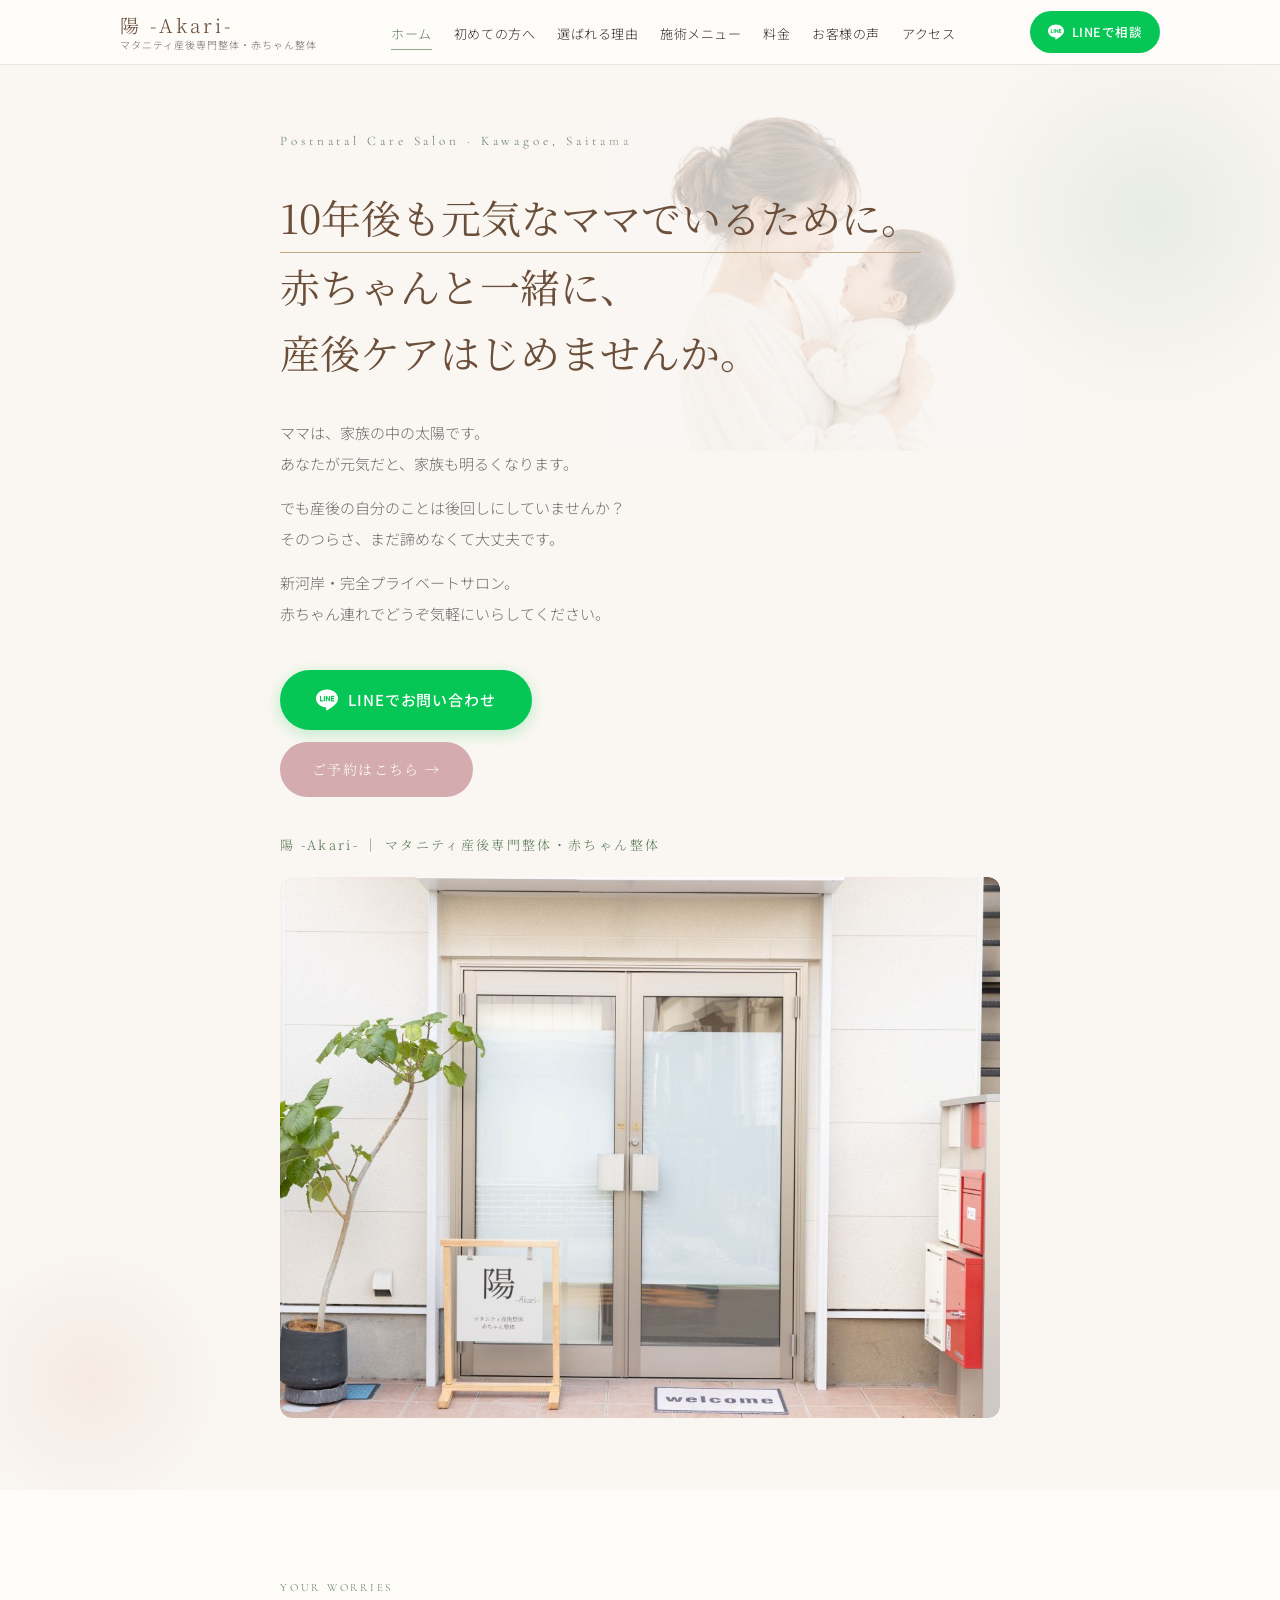
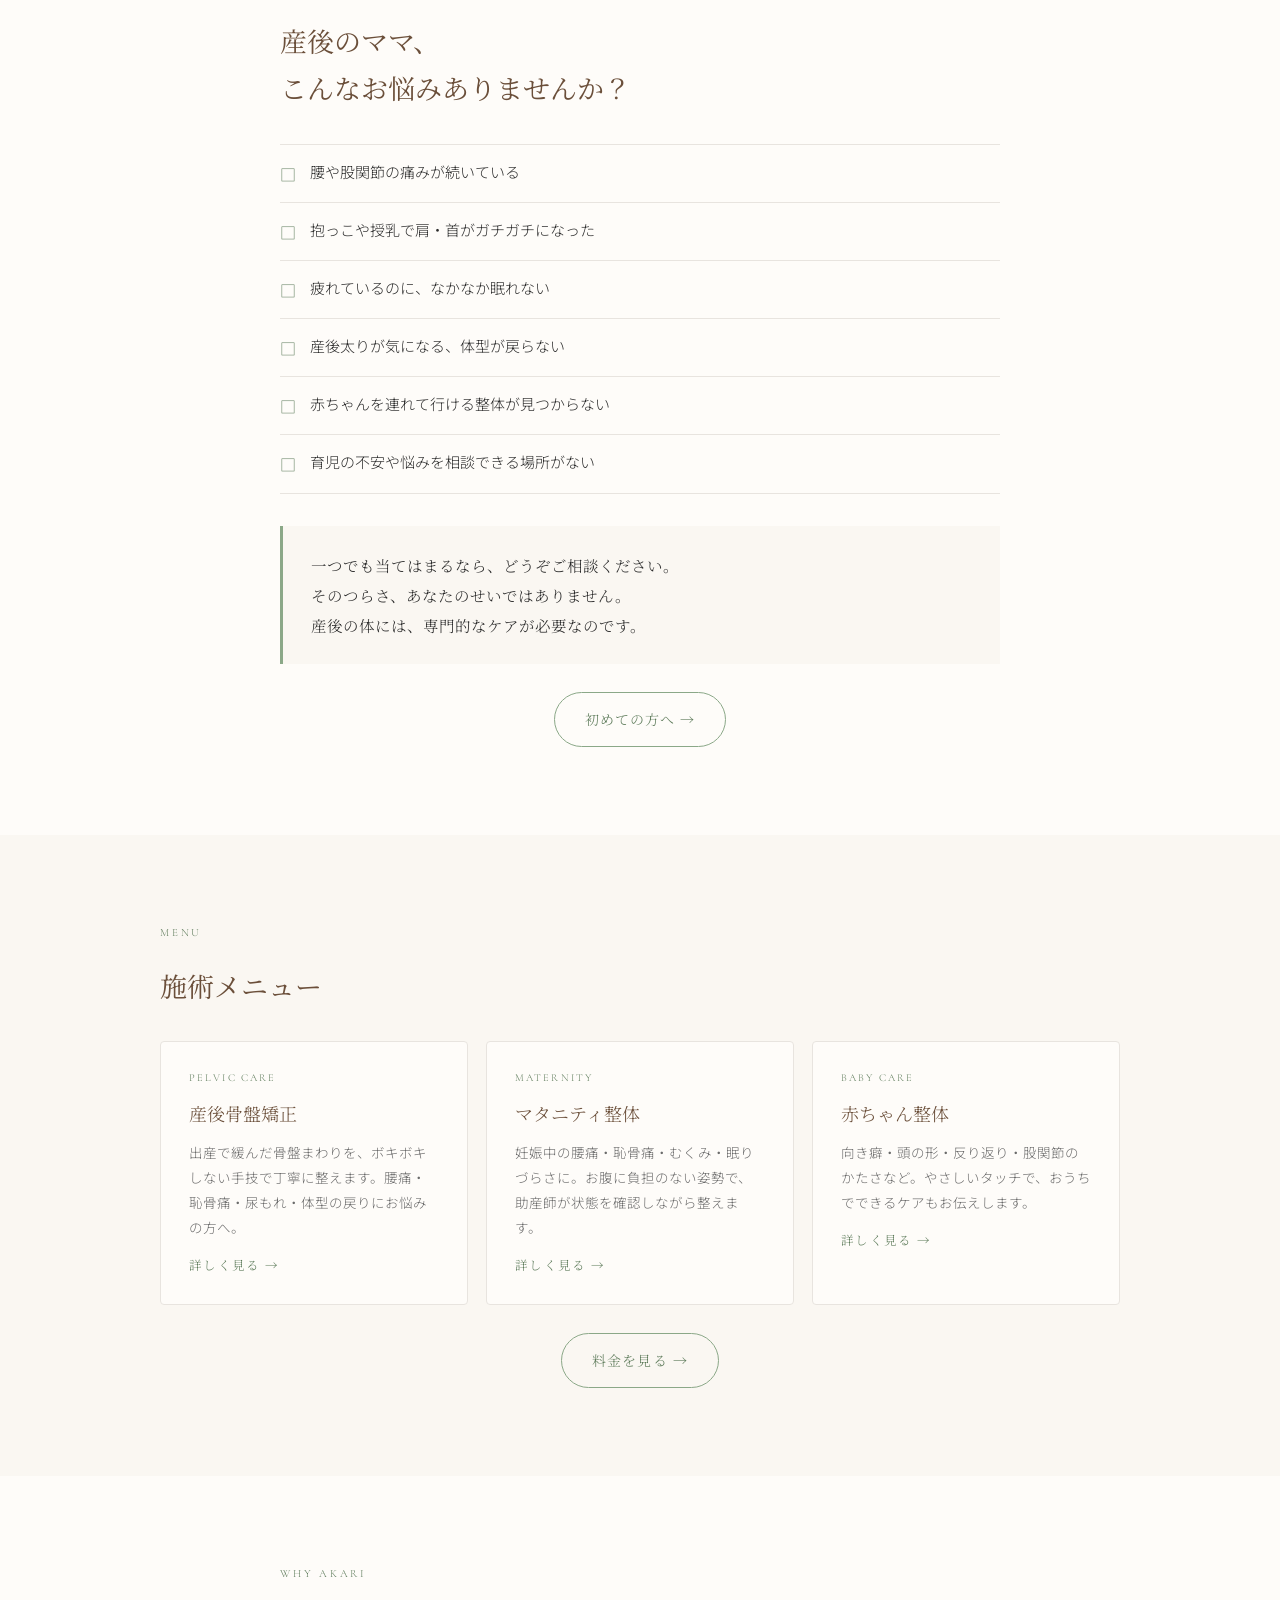
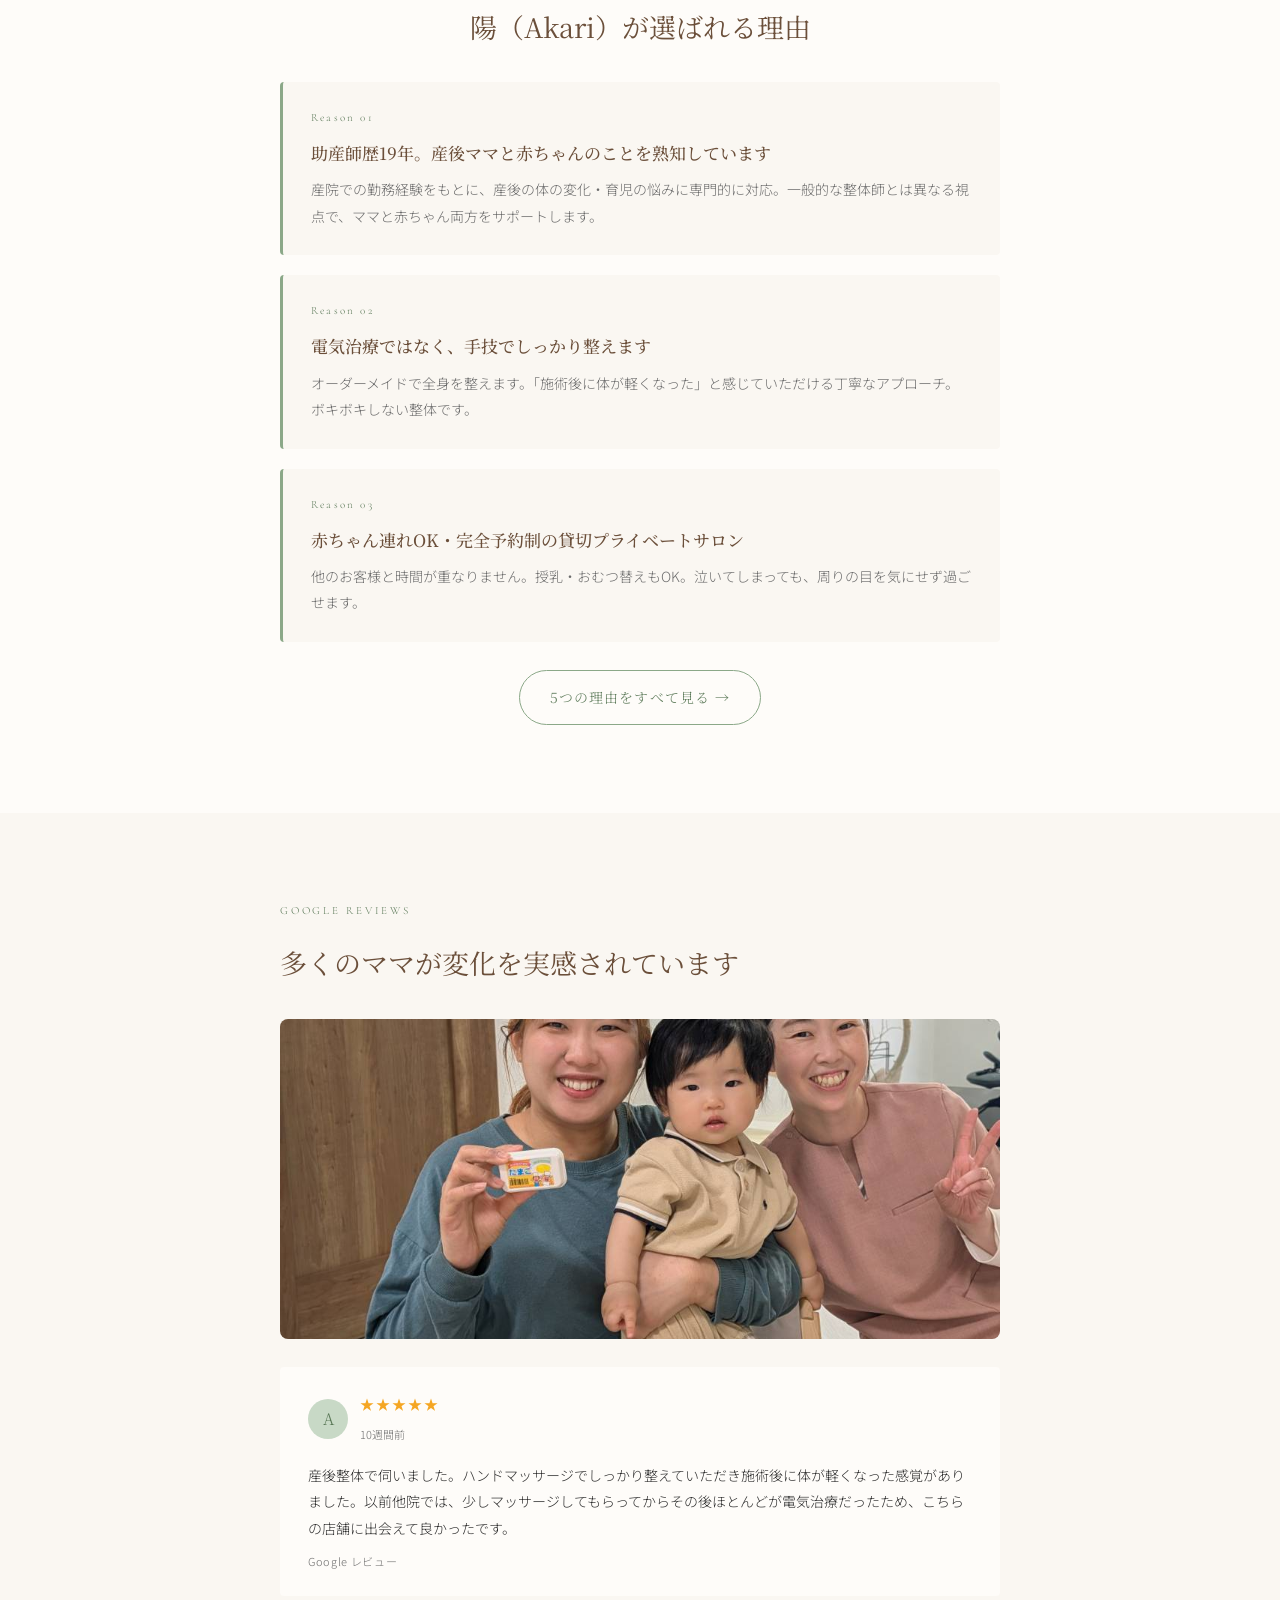
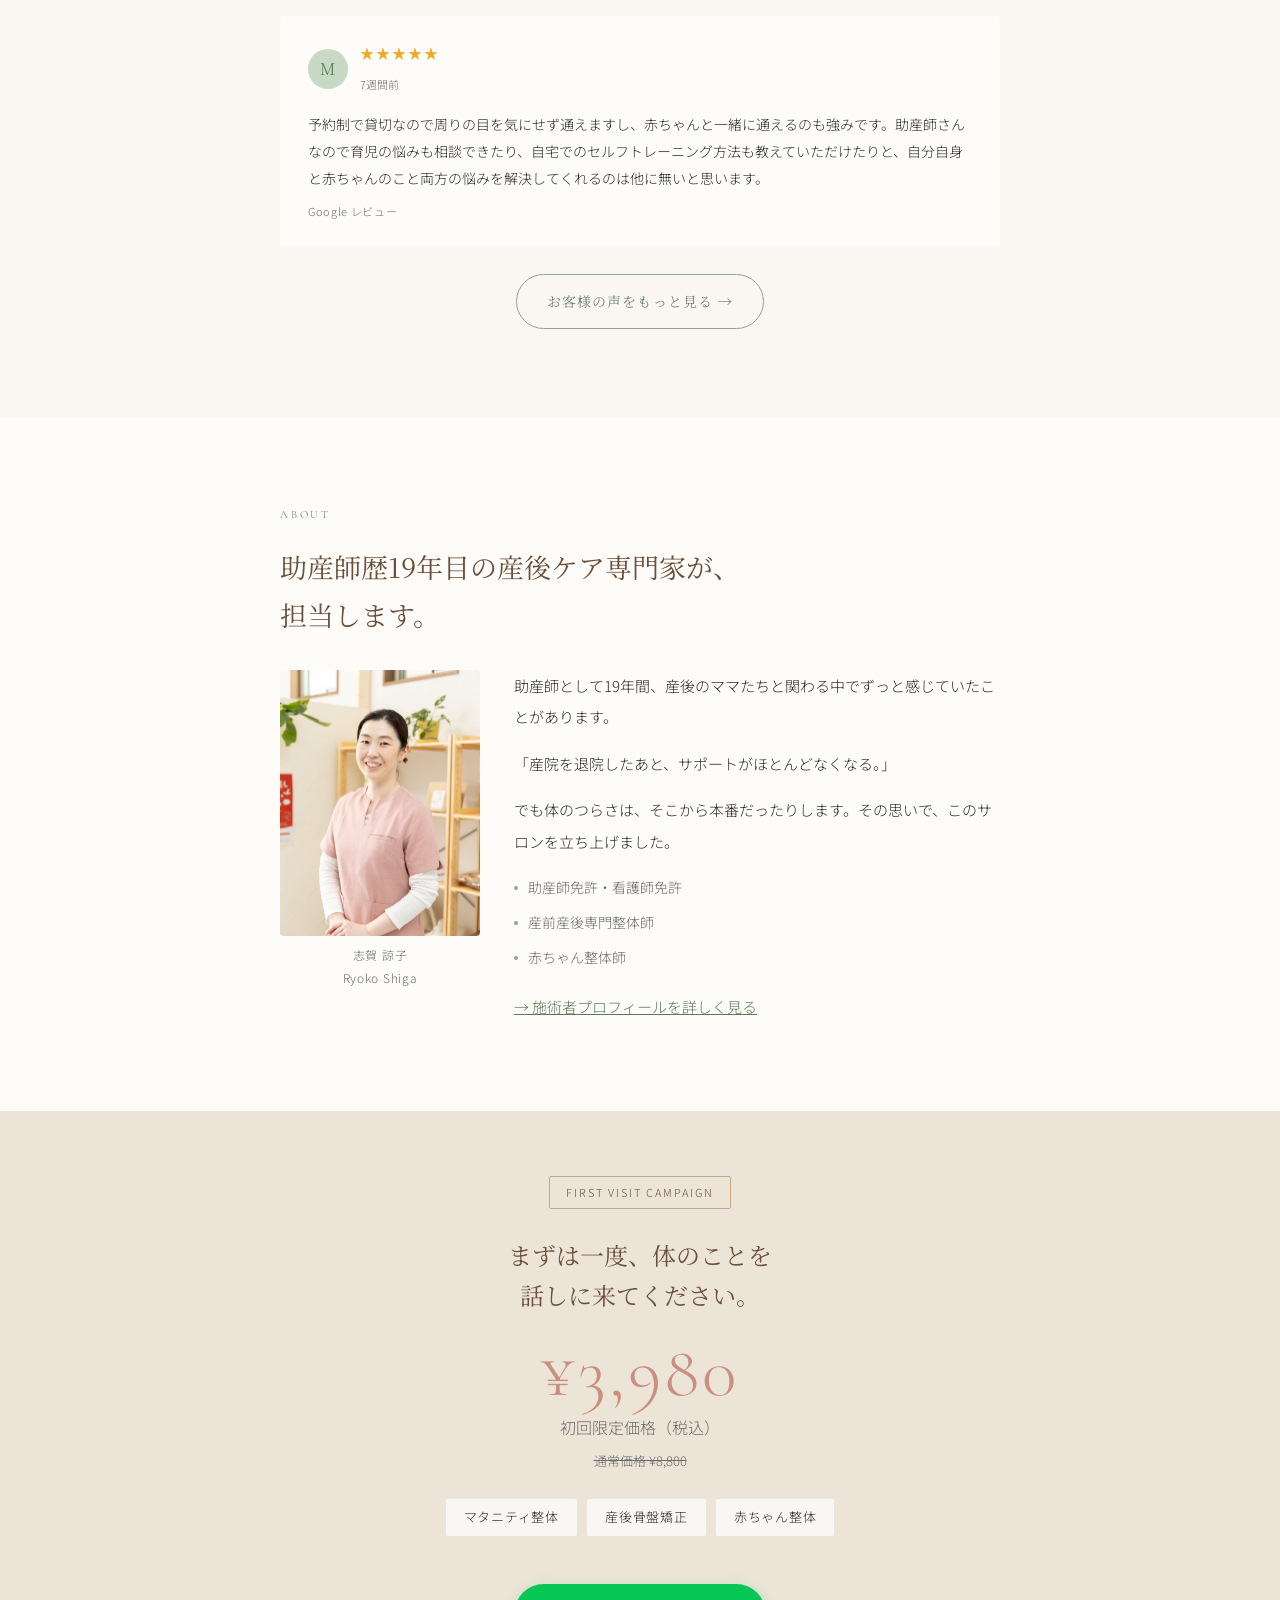
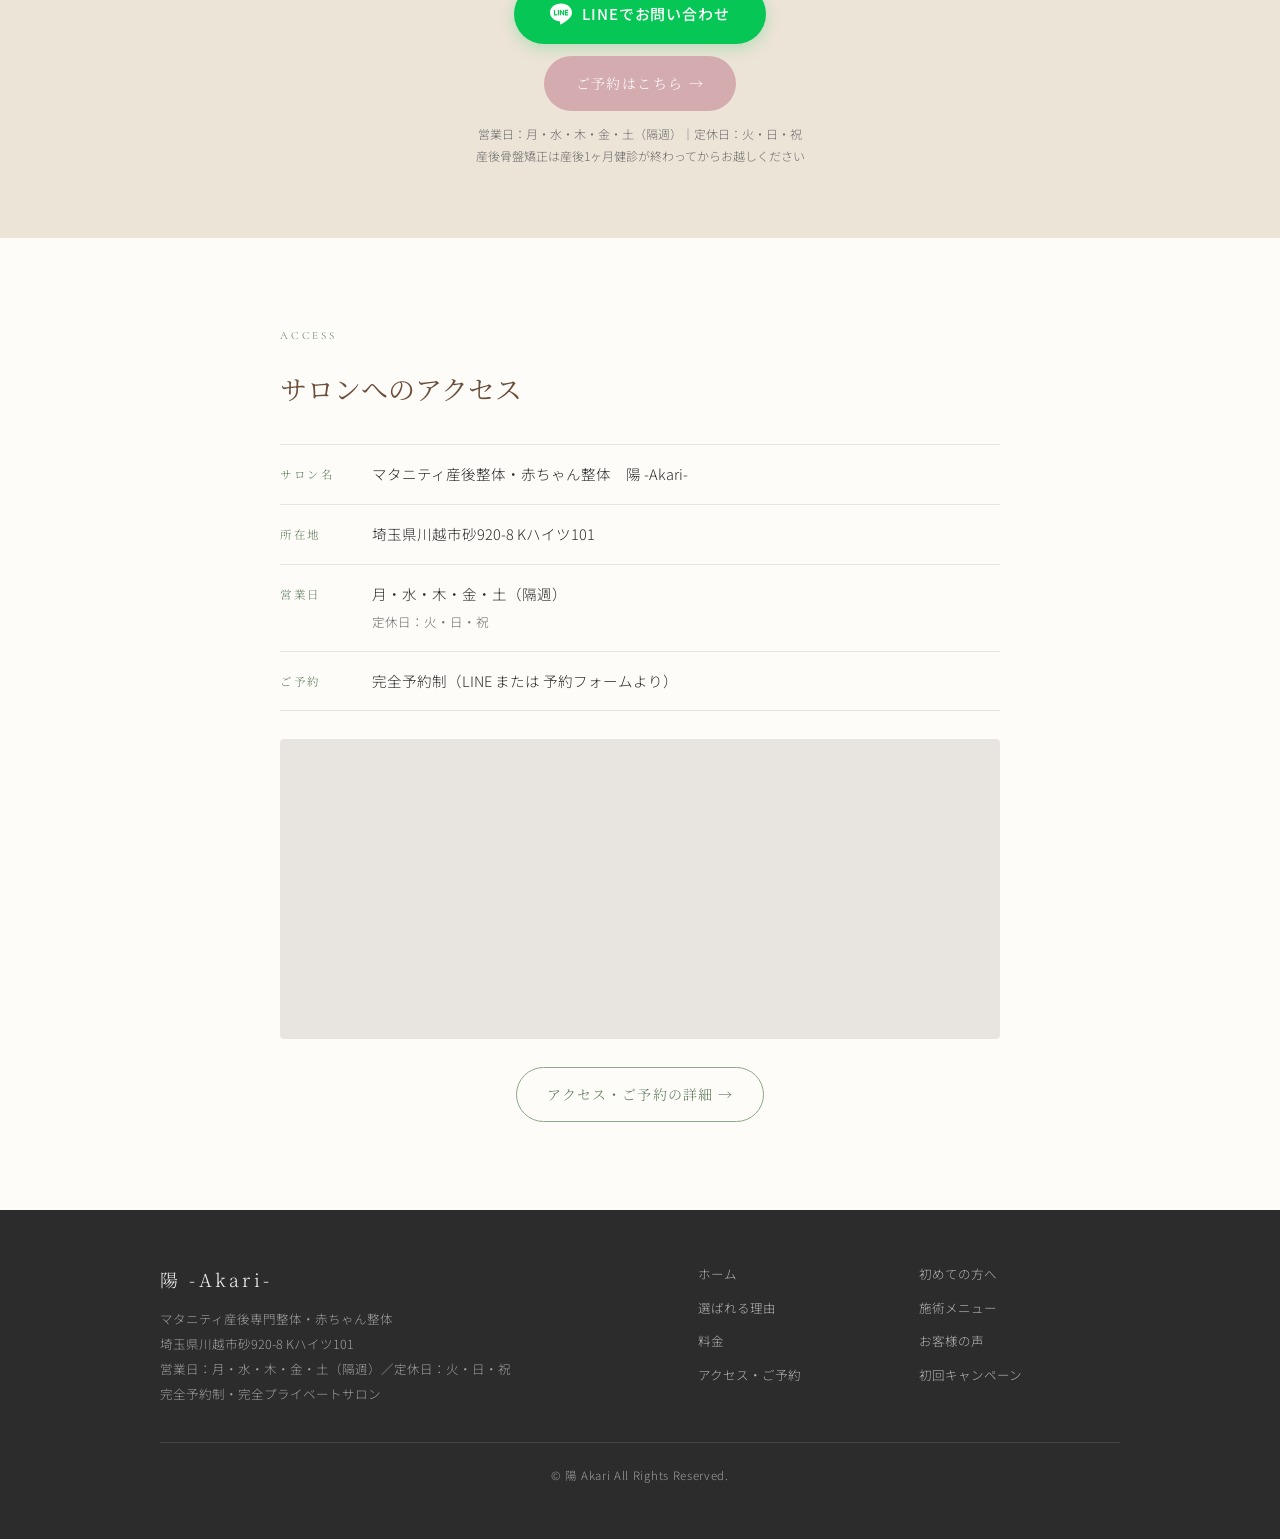
<file: hp/index.html>
<!DOCTYPE html>
<html lang="ja">
<head>
<meta charset="UTF-8">
<meta name="viewport" content="width=device-width, initial-scale=1.0">
<title>陽 -Akari-｜川越・新河岸のマタニティ産後専門整体・赤ちゃん整体</title>
<meta name="description" content="埼玉県川越市新河岸の産後ケアサロン「陽 -Akari-」。助産師歴19年の専門家が、産後骨盤矯正・マタニティ整体・赤ちゃん整体を手技で行います。完全予約制・完全プライベート・赤ちゃん連れOK。">
<link rel="canonical" href="https://nabistyle1212-max.github.io/kurodo/hp/">
<meta property="og:type" content="website">
<meta property="og:title" content="陽 -Akari-｜川越・新河岸のマタニティ産後専門整体・赤ちゃん整体">
<meta property="og:description" content="助産師歴19年の専門家による産後ケアサロン。完全予約制・赤ちゃん連れOK。川越市新河岸。">
<meta property="og:url" content="https://nabistyle1212-max.github.io/kurodo/hp/">
<meta property="og:image" content="https://nabistyle1212-max.github.io/kurodo/images/hero.jpg">
<meta property="og:locale" content="ja_JP">
<link rel="preconnect" href="https://fonts.googleapis.com">
<link rel="preconnect" href="https://fonts.gstatic.com" crossorigin>
<link href="https://fonts.googleapis.com/css2?family=Noto+Serif+JP:wght@300;400;500;700&family=Noto+Sans+JP:wght@300;400;500&family=Cormorant+Garamond:ital,wght@0,300;0,400;1,300&display=swap" rel="stylesheet">
<link rel="stylesheet" href="assets/style.css">
<script>document.documentElement.classList.add('js');</script>
<style>
  /* トップページ専用 */
  #hero {
    background: var(--cream);
    padding: 0 24px;
    position: relative;
    overflow: hidden;
  }
  #hero::before {
    content: '';
    position: absolute;
    top: -60px; right: -80px;
    width: 420px; height: 420px;
    background: radial-gradient(circle, rgba(200,217,198,0.35) 0%, transparent 70%);
    pointer-events: none;
  }
  #hero::after {
    content: '';
    position: absolute;
    bottom: -40px; left: -60px;
    width: 300px; height: 300px;
    background: radial-gradient(circle, rgba(232,196,184,0.25) 0%, transparent 70%);
    pointer-events: none;
  }
  .hero-inner { max-width: 720px; margin: 0 auto; padding: 64px 0 72px; position: relative; }
  .hero-label {
    font-family: var(--font-latin);
    font-size: 13px;
    letter-spacing: 0.3em;
    color: var(--sage-dark);
    display: block;
    margin-bottom: 30px;
  }
  .hero-catch-wrap { position: relative; margin-bottom: 32px; }
  .hero-bg-photo {
    position: absolute;
    top: 50%; right: -20px;
    transform: translateY(-50%);
    width: 58%;
    opacity: 0.22;
    pointer-events: none;
  }
  .hero-bg-photo img { width: 100%; height: auto; display: block; }
  .hero-catch {
    font-family: var(--font-serif);
    font-size: clamp(26px, 5vw, 40px);
    font-weight: 400;
    line-height: 1.65;
    color: var(--warm-brown);
    position: relative;
    z-index: 1;
  }
  .hero-catch span { display: inline-block; border-bottom: 1px solid var(--gold); padding-bottom: 2px; }
  .hero-body { font-size: 15px; color: var(--mid-gray); line-height: 2.1; margin-bottom: 40px; }
  .hero-body p { margin-bottom: 12px; }
  .hero-cta { display: flex; flex-direction: column; align-items: flex-start; gap: 12px; }
  .hero-salon {
    font-family: var(--font-serif);
    font-size: 13px;
    letter-spacing: 0.18em;
    color: var(--sage-dark);
    margin-top: 36px;
  }
  .hero-salon-photo { width: 100%; margin-top: 20px; border-radius: 12px; overflow: hidden; }
  .hero-salon-photo img { width: 100%; height: auto; display: block; border-radius: 12px; }
  @media (max-width: 560px) { .hero-salon-photo img { height: 200px; object-fit: cover; } }
</style>
</head>
<body>

<!-- アイコン定義（各ページ共通） -->
<svg width="0" height="0" style="position:absolute" aria-hidden="true" focusable="false">
  <symbol id="ico-line" viewBox="0 0 24 24"><path d="M19.365 9.863c.349 0 .63.285.63.631 0 .345-.281.63-.63.63H17.61v1.125h1.755c.349 0 .63.283.63.63 0 .344-.281.629-.63.629h-2.386c-.345 0-.627-.285-.627-.629V8.108c0-.345.282-.63.63-.63h2.386c.346 0 .627.285.627.63 0 .349-.281.63-.63.63H17.61v1.125h1.755zm-3.855 3.016c0 .27-.174.51-.432.596-.064.021-.133.031-.199.031-.211 0-.391-.09-.51-.25l-2.443-3.317v2.94c0 .344-.279.629-.631.629-.346 0-.626-.285-.626-.629V8.108c0-.27.173-.51.43-.595.06-.023.136-.033.194-.033.195 0 .375.104.495.254l2.462 3.33V8.108c0-.345.282-.63.63-.63.345 0 .63.285.63.63v4.771zm-5.741 0c0 .344-.282.629-.631.629-.345 0-.627-.285-.627-.629V8.108c0-.345.282-.63.63-.63.346 0 .628.285.628.63v4.771zm-2.466.629H4.917c-.345 0-.63-.285-.63-.629V8.108c0-.345.285-.63.63-.63.348 0 .63.285.63.63v4.141h1.756c.348 0 .629.283.629.63 0 .344-.282.629-.629.629M24 10.314C24 4.943 18.615.572 12 .572S0 4.943 0 10.314c0 4.811 4.27 8.842 10.035 9.608.391.082.923.258 1.058.59.12.301.079.766.038 1.08l-.164 1.02c-.045.301-.24 1.186 1.049.645 1.291-.539 6.916-4.078 9.436-6.975C23.176 14.393 24 12.458 24 10.314"/></symbol>
</svg>

<header class="site-header">
  <div class="header-inner">
    <a class="logo" href="index.html">
      <span class="logo-name">陽 -Akari-</span>
      <span class="logo-sub">マタニティ産後専門整体・赤ちゃん整体</span>
    </a>
    <nav class="gnav" aria-label="メインメニュー">
      <ul>
        <li><a href="index.html" aria-current="page">ホーム</a></li>
        <li><a href="first.html">初めての方へ</a></li>
        <li><a href="feature.html">選ばれる理由</a></li>
        <li><a href="menu.html">施術メニュー</a></li>
        <li><a href="price.html">料金</a></li>
        <li><a href="voice.html">お客様の声</a></li>
        <li><a href="access.html">アクセス</a></li>
      </ul>
    </nav>
    <a class="header-cta" href="https://lin.ee/V1Rg8Bm" target="_blank" rel="noopener">
      <svg viewBox="0 0 24 24" aria-hidden="true"><use href="#ico-line"></use></svg>
      LINEで相談
    </a>
    <button class="nav-toggle" type="button" aria-expanded="false" aria-controls="drawer" aria-label="メニューを開く">
      <span></span><span></span><span></span>
    </button>
  </div>
</header>

<nav class="drawer" id="drawer" hidden aria-label="メニュー">
  <ul>
    <li><a href="index.html"><span class="en">Home</span>ホーム</a></li>
    <li><a href="first.html"><span class="en">First</span>初めての方へ</a></li>
    <li><a href="feature.html"><span class="en">Why</span>選ばれる理由</a></li>
    <li><a href="menu.html"><span class="en">Menu</span>施術メニュー</a></li>
    <li><a href="price.html"><span class="en">Price</span>料金</a></li>
    <li><a href="voice.html"><span class="en">Voice</span>お客様の声</a></li>
    <li><a href="access.html"><span class="en">Access</span>アクセス・ご予約</a></li>
  </ul>
  <div class="drawer-cta">
    <a class="btn-line" href="https://lin.ee/V1Rg8Bm" target="_blank" rel="noopener">
      <svg viewBox="0 0 24 24" aria-hidden="true"><use href="#ico-line"></use></svg>
      LINEでお問い合わせ
    </a>
    <a class="btn-reserve" href="https://reservia.jp/shop/reserve/926f805084?utm_source=route&amp;utm_medium=homepage&amp;utm_campaign=analysis&amp;reserve_via=homepage" target="_blank" rel="noopener">ご予約はこちら →</a>
  </div>
</nav>

<main>

<!-- ══ HERO ══ -->
<section id="hero">
  <div class="hero-inner">
    <span class="hero-label">Postnatal Care Salon · Kawagoe, Saitama</span>
    <div class="hero-catch-wrap">
      <div class="hero-bg-photo"><img src="../images/mother-baby.png" alt=""></div>
      <h1 class="hero-catch">
        <span>10年後も元気なママでいるために。</span><br>
        赤ちゃんと一緒に、<br>
        産後ケアはじめませんか。
      </h1>
    </div>
    <div class="hero-body">
      <p>ママは、家族の中の太陽です。<br>あなたが元気だと、家族も明るくなります。</p>
      <p>でも産後の自分のことは後回しにしていませんか？<br>そのつらさ、まだ諦めなくて大丈夫です。</p>
      <p>新河岸・完全プライベートサロン。<br>赤ちゃん連れでどうぞ気軽にいらしてください。</p>
    </div>
    <div class="hero-cta">
      <a class="btn-line" href="https://lin.ee/V1Rg8Bm" target="_blank" rel="noopener">
        <svg viewBox="0 0 24 24" aria-hidden="true"><use href="#ico-line"></use></svg>
        LINEでお問い合わせ
      </a>
      <a class="btn-reserve" href="https://reservia.jp/shop/reserve/926f805084?utm_source=route&amp;utm_medium=homepage&amp;utm_campaign=analysis&amp;reserve_via=homepage" target="_blank" rel="noopener">ご予約はこちら →</a>
    </div>
    <p class="hero-salon">陽 -Akari- ｜ マタニティ産後専門整体・赤ちゃん整体</p>
    <div class="hero-salon-photo"><img src="../images/hero.jpg" alt="陽 -Akari- サロン外観" width="1200" height="800"></div>
  </div>
</section>

<!-- ══ お悩み ══ -->
<section class="bg-white">
  <div class="inner reveal">
    <span class="section-label">Your Worries</span>
    <h2 class="sec-title">産後のママ、<br>こんなお悩みありませんか？</h2>
    <ul class="check-list">
      <li>腰や股関節の痛みが続いている</li>
      <li>抱っこや授乳で肩・首がガチガチになった</li>
      <li>疲れているのに、なかなか眠れない</li>
      <li>産後太りが気になる、体型が戻らない</li>
      <li>赤ちゃんを連れて行ける整体が見つからない</li>
      <li>育児の不安や悩みを相談できる場所がない</li>
    </ul>
    <div class="quote-box sage" style="margin-top:32px;">
      一つでも当てはまるなら、どうぞご相談ください。<br>
      そのつらさ、あなたのせいではありません。<br>
      産後の体には、専門的なケアが必要なのです。
    </div>
    <div style="margin-top:28px;text-align:center;">
      <a class="btn-outline" href="first.html">初めての方へ →</a>
    </div>
  </div>
</section>

<!-- ══ メニュー ══ -->
<section class="bg-cream">
  <div class="inner-wide reveal">
    <span class="section-label">Menu</span>
    <h2 class="sec-title">施術メニュー</h2>
    <div class="card-grid cols-3">
      <a class="menu-card" href="menu.html#kotuban">
        <span class="en">Pelvic Care</span>
        <p class="t">産後骨盤矯正</p>
        <p class="d">出産で緩んだ骨盤まわりを、ボキボキしない手技で丁寧に整えます。腰痛・恥骨痛・尿もれ・体型の戻りにお悩みの方へ。</p>
        <span class="more">詳しく見る →</span>
      </a>
      <a class="menu-card" href="menu.html#maternity">
        <span class="en">Maternity</span>
        <p class="t">マタニティ整体</p>
        <p class="d">妊娠中の腰痛・恥骨痛・むくみ・眠りづらさに。お腹に負担のない姿勢で、助産師が状態を確認しながら整えます。</p>
        <span class="more">詳しく見る →</span>
      </a>
      <a class="menu-card" href="menu.html#baby">
        <span class="en">Baby Care</span>
        <p class="t">赤ちゃん整体</p>
        <p class="d">向き癖・頭の形・反り返り・股関節のかたさなど。やさしいタッチで、おうちでできるケアもお伝えします。</p>
        <span class="more">詳しく見る →</span>
      </a>
    </div>
    <div style="margin-top:28px;text-align:center;">
      <a class="btn-outline" href="price.html">料金を見る →</a>
    </div>
  </div>
</section>

<!-- ══ 選ばれる理由 ══ -->
<section class="bg-white">
  <div class="inner reveal">
    <span class="section-label">Why Akari</span>
    <h2 class="sec-title center">陽（Akari）が選ばれる理由</h2>
    <div class="card-grid" style="gap:20px;">
      <div class="reason-item">
        <span class="reason-num">Reason 01</span>
        <p class="reason-title">助産師歴19年。産後ママと赤ちゃんのことを熟知しています</p>
        <p class="reason-desc">産院での勤務経験をもとに、産後の体の変化・育児の悩みに専門的に対応。一般的な整体師とは異なる視点で、ママと赤ちゃん両方をサポートします。</p>
      </div>
      <div class="reason-item">
        <span class="reason-num">Reason 02</span>
        <p class="reason-title">電気治療ではなく、手技でしっかり整えます</p>
        <p class="reason-desc">オーダーメイドで全身を整えます。「施術後に体が軽くなった」と感じていただける丁寧なアプローチ。ボキボキしない整体です。</p>
      </div>
      <div class="reason-item">
        <span class="reason-num">Reason 03</span>
        <p class="reason-title">赤ちゃん連れOK・完全予約制の貸切プライベートサロン</p>
        <p class="reason-desc">他のお客様と時間が重なりません。授乳・おむつ替えもOK。泣いてしまっても、周りの目を気にせず過ごせます。</p>
      </div>
    </div>
    <div style="margin-top:28px;text-align:center;">
      <a class="btn-outline" href="feature.html">5つの理由をすべて見る →</a>
    </div>
  </div>
</section>

<!-- ══ お客様の声 ══ -->
<section class="bg-cream">
  <div class="inner reveal">
    <span class="section-label">Google Reviews</span>
    <h2 class="sec-title">多くのママが変化を実感されています</h2>
    <div class="photo" style="margin-bottom:28px;">
      <img src="../images/review-photo.jpg" alt="施術の様子" style="height:320px;object-fit:cover;object-position:center 55%;" width="960" height="320">
    </div>
    <div class="card-grid" style="gap:20px;">
      <div class="review-card">
        <div class="review-header">
          <div class="review-avatar">A</div>
          <div>
            <span class="review-stars">★★★★★</span>
            <span class="review-date">10週間前</span>
          </div>
        </div>
        <p class="review-text">産後整体で伺いました。ハンドマッサージでしっかり整えていただき施術後に体が軽くなった感覚がありました。以前他院では、少しマッサージしてもらってからその後ほとんどが電気治療だったため、こちらの店舗に出会えて良かったです。</p>
        <p class="review-source">Google レビュー</p>
      </div>
      <div class="review-card">
        <div class="review-header">
          <div class="review-avatar">M</div>
          <div>
            <span class="review-stars">★★★★★</span>
            <span class="review-date">7週間前</span>
          </div>
        </div>
        <p class="review-text">予約制で貸切なので周りの目を気にせず通えますし、赤ちゃんと一緒に通えるのも強みです。助産師さんなので育児の悩みも相談できたり、自宅でのセルフトレーニング方法も教えていただけたりと、自分自身と赤ちゃんのこと両方の悩みを解決してくれるのは他に無いと思います。</p>
        <p class="review-source">Google レビュー</p>
      </div>
    </div>
    <div style="margin-top:28px;text-align:center;">
      <a class="btn-outline" href="voice.html">お客様の声をもっと見る →</a>
    </div>
  </div>
</section>

<!-- ══ 施術者 ══ -->
<section class="bg-white">
  <div class="inner reveal">
    <span class="section-label">About</span>
    <h2 class="sec-title">助産師歴19年目の産後ケア専門家が、<br>担当します。</h2>
    <div class="profile-grid">
      <div>
        <div class="photo" style="border-radius:4px;">
          <img src="../images/about.jpg" alt="志賀諒子" width="400" height="500">
        </div>
        <p class="photo-cap">志賀 諒子<br>Ryoko Shiga</p>
      </div>
      <div class="body-text">
        <p>助産師として19年間、産後のママたちと関わる中でずっと感じていたことがあります。</p>
        <p>「産院を退院したあと、サポートがほとんどなくなる。」</p>
        <p>でも体のつらさは、そこから本番だったりします。その思いで、このサロンを立ち上げました。</p>
        <ul class="dot-list" style="margin-top:18px;">
          <li>助産師免許・看護師免許</li>
          <li>産前産後専門整体師</li>
          <li>赤ちゃん整体師</li>
        </ul>
        <p style="margin-top:20px;"><a href="first.html">→ 施術者プロフィールを詳しく見る</a></p>
      </div>
    </div>
  </div>
</section>

<!-- ══ 初回キャンペーン ══ -->
<section class="cta-section offer">
  <div class="inner reveal">
    <span class="offer-tag">FIRST VISIT CAMPAIGN</span>
    <h2 class="offer-title">まずは一度、体のことを<br>話しに来てください。</h2>
    <p class="offer-price">¥3,980</p>
    <p class="offer-unit">初回限定価格（税込）</p>
    <p class="offer-original">通常価格 ¥8,800</p>
    <div class="offer-menu">
      <span>マタニティ整体</span>
      <span>産後骨盤矯正</span>
      <span>赤ちゃん整体</span>
    </div>
    <div class="cta-block">
      <a class="btn-line" href="https://lin.ee/V1Rg8Bm" target="_blank" rel="noopener">
        <svg viewBox="0 0 24 24" aria-hidden="true"><use href="#ico-line"></use></svg>
        LINEでお問い合わせ
      </a>
      <a class="btn-reserve" href="https://reservia.jp/shop/reserve/926f805084?utm_source=route&amp;utm_medium=homepage&amp;utm_campaign=analysis&amp;reserve_via=homepage" target="_blank" rel="noopener">ご予約はこちら →</a>
      <p class="note">営業日：月・水・木・金・土（隔週）｜定休日：火・日・祝<br>産後骨盤矯正は産後1ヶ月健診が終わってからお越しください</p>
    </div>
  </div>
</section>

<!-- ══ アクセス ══ -->
<section class="bg-white">
  <div class="inner reveal">
    <span class="section-label">Access</span>
    <h2 class="sec-title">サロンへのアクセス</h2>
    <div class="info-row">
      <span class="info-label">サロン名</span>
      <span>マタニティ産後整体・赤ちゃん整体　陽 -Akari-</span>
    </div>
    <div class="info-row">
      <span class="info-label">所在地</span>
      <span>埼玉県川越市砂920-8 Kハイツ101</span>
    </div>
    <div class="info-row">
      <span class="info-label">営業日</span>
      <span>月・水・木・金・土（隔週）<br><span class="note-sm">定休日：火・日・祝</span></span>
    </div>
    <div class="info-row">
      <span class="info-label">ご予約</span>
      <span>完全予約制（LINE または 予約フォームより）</span>
    </div>
    <div class="map-wrap">
      <iframe src="https://www.google.com/maps/embed?pb=!1m18!1m12!1m3!1d812.8!2d139.4966964!3d35.8903484!2m3!1f0!2f0!3f0!3m2!1i1024!2i768!4f13.1!3m3!1m2!1s0x6018db4cb82645d7%3A0x98fbf939dae7a98e!2z44Oe44K_44OL44OG44Kj55iC5b6M5pW054ip44O744Gq44Gh44KD44KT5pW054ip5L2T!5e0!3m2!1sja!2sjp!4v1" loading="lazy" referrerpolicy="no-referrer-when-downgrade" allowfullscreen title="陽 -Akari- の地図"></iframe>
    </div>
    <div style="text-align:center;">
      <a class="btn-outline" href="access.html">アクセス・ご予約の詳細 →</a>
    </div>
  </div>
</section>

</main>

<footer class="site-footer">
  <div class="footer-inner">
    <div class="footer-top">
      <div>
        <p class="footer-name">陽 -Akari-</p>
        <p class="footer-desc">
          マタニティ産後専門整体・赤ちゃん整体<br>
          埼玉県川越市砂920-8 Kハイツ101<br>
          営業日：月・水・木・金・土（隔週）／定休日：火・日・祝<br>
          完全予約制・完全プライベートサロン
        </p>
      </div>
      <nav aria-label="フッターメニュー">
        <ul class="footer-nav">
          <li><a href="index.html">ホーム</a></li>
          <li><a href="first.html">初めての方へ</a></li>
          <li><a href="feature.html">選ばれる理由</a></li>
          <li><a href="menu.html">施術メニュー</a></li>
          <li><a href="price.html">料金</a></li>
          <li><a href="voice.html">お客様の声</a></li>
          <li><a href="access.html">アクセス・ご予約</a></li>
          <li><a href="../">初回キャンペーン</a></li>
        </ul>
      </nav>
    </div>
    <div class="footer-bottom">© 陽 Akari All Rights Reserved.</div>
  </div>
</footer>

<div class="fixed-cta">
  <a class="line" href="https://lin.ee/V1Rg8Bm" target="_blank" rel="noopener">
    <svg viewBox="0 0 24 24" aria-hidden="true"><use href="#ico-line"></use></svg>
    LINEで相談
  </a>
  <a class="reserve" href="https://reservia.jp/shop/reserve/926f805084?utm_source=route&amp;utm_medium=homepage&amp;utm_campaign=analysis&amp;reserve_via=homepage" target="_blank" rel="noopener">ご予約</a>
</div>

<script type="application/ld+json">
{
  "@context": "https://schema.org",
  "@type": "HealthAndBeautyBusiness",
  "name": "陽 -Akari-",
  "alternateName": "マタニティ産後整体・赤ちゃん整体 陽 -Akari-",
  "description": "助産師歴19年の専門家による、川越市新河岸のマタニティ産後専門整体・赤ちゃん整体サロン。完全予約制・完全プライベート・赤ちゃん連れOK。",
  "url": "https://nabistyle1212-max.github.io/kurodo/hp/",
  "image": "https://nabistyle1212-max.github.io/kurodo/images/hero.jpg",
  "address": {
    "@type": "PostalAddress",
    "streetAddress": "砂920-8 Kハイツ101",
    "addressLocality": "川越市",
    "addressRegion": "埼玉県",
    "addressCountry": "JP"
  },
  "geo": { "@type": "GeoCoordinates", "latitude": 35.8903484, "longitude": 139.4966964 },
  "openingHoursSpecification": [
    { "@type": "OpeningHoursSpecification", "dayOfWeek": ["Monday", "Wednesday", "Thursday", "Friday", "Saturday"] }
  ],
  "areaServed": ["川越市", "ふじみ野市", "富士見市", "さいたま市"],
  "sameAs": ["https://lin.ee/V1Rg8Bm"]
}
</script>
<script src="assets/site.js" defer></script>
</body>
</html>
</file>
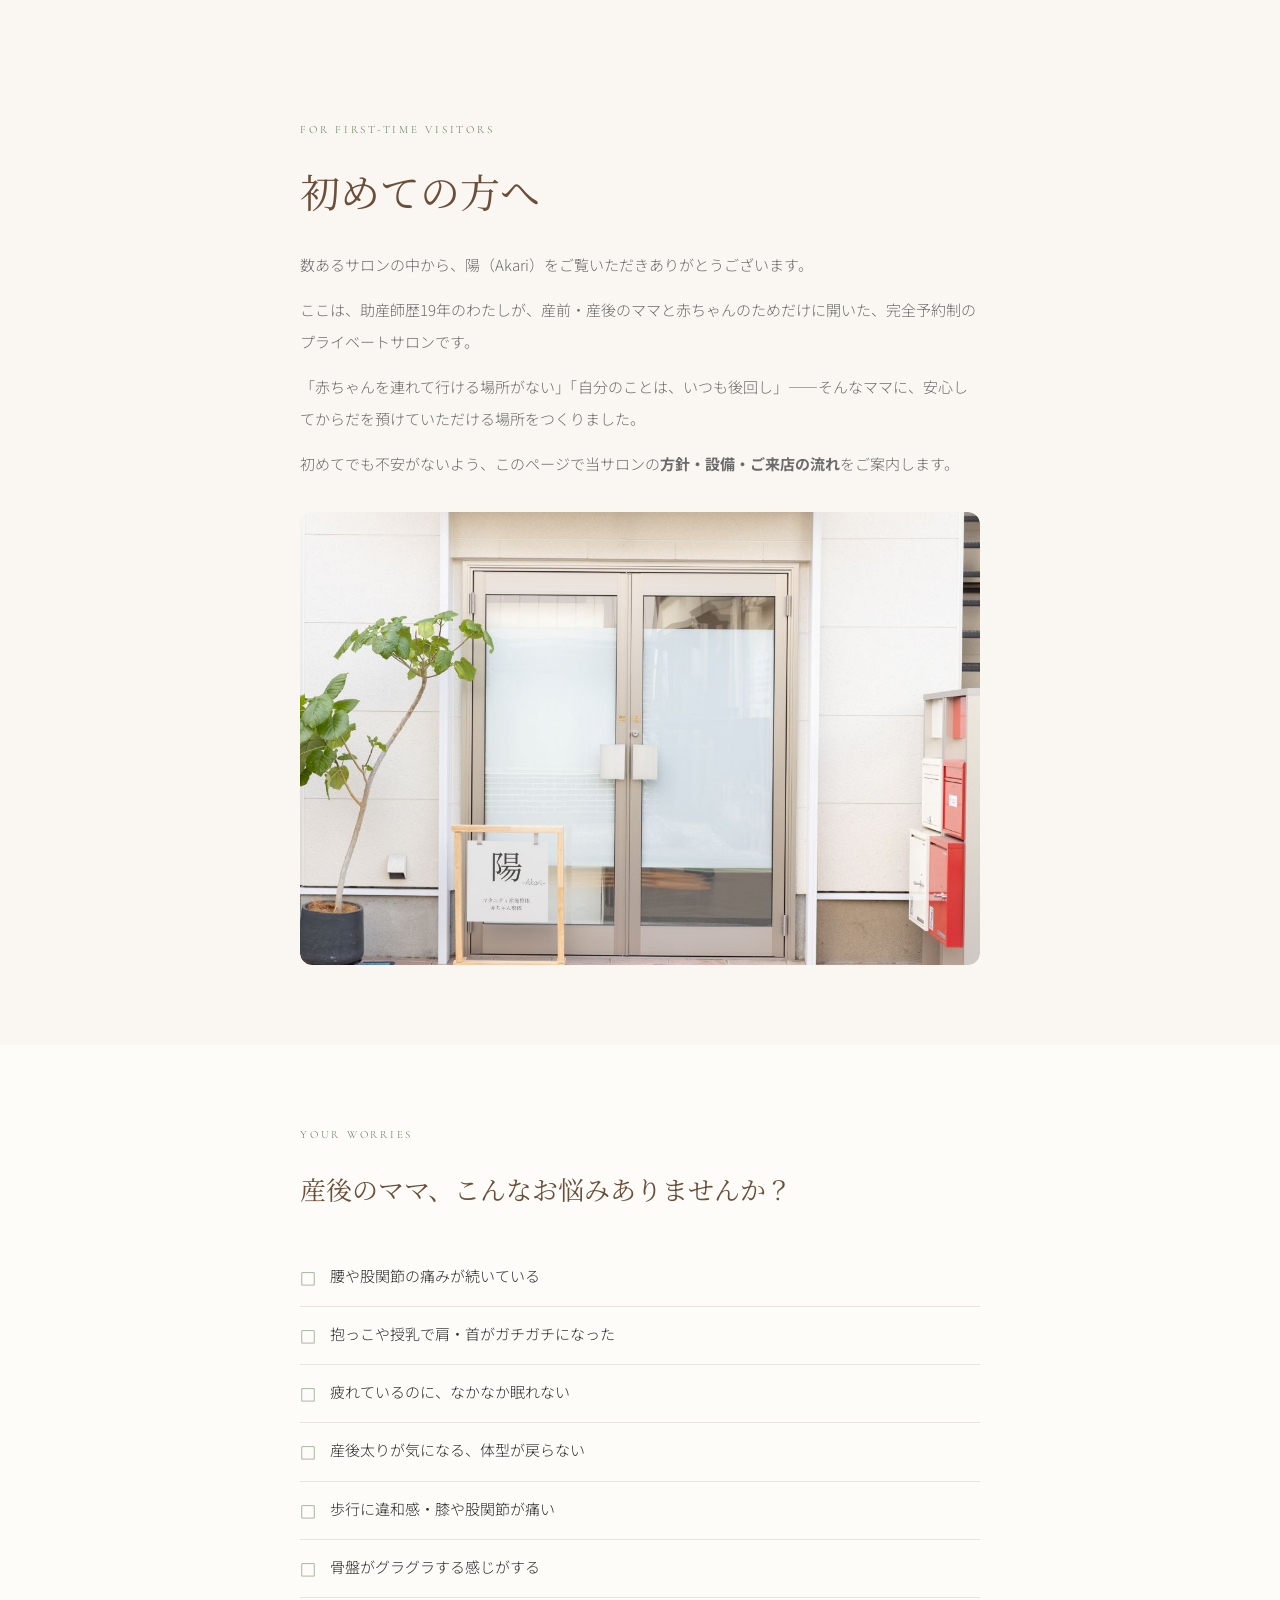
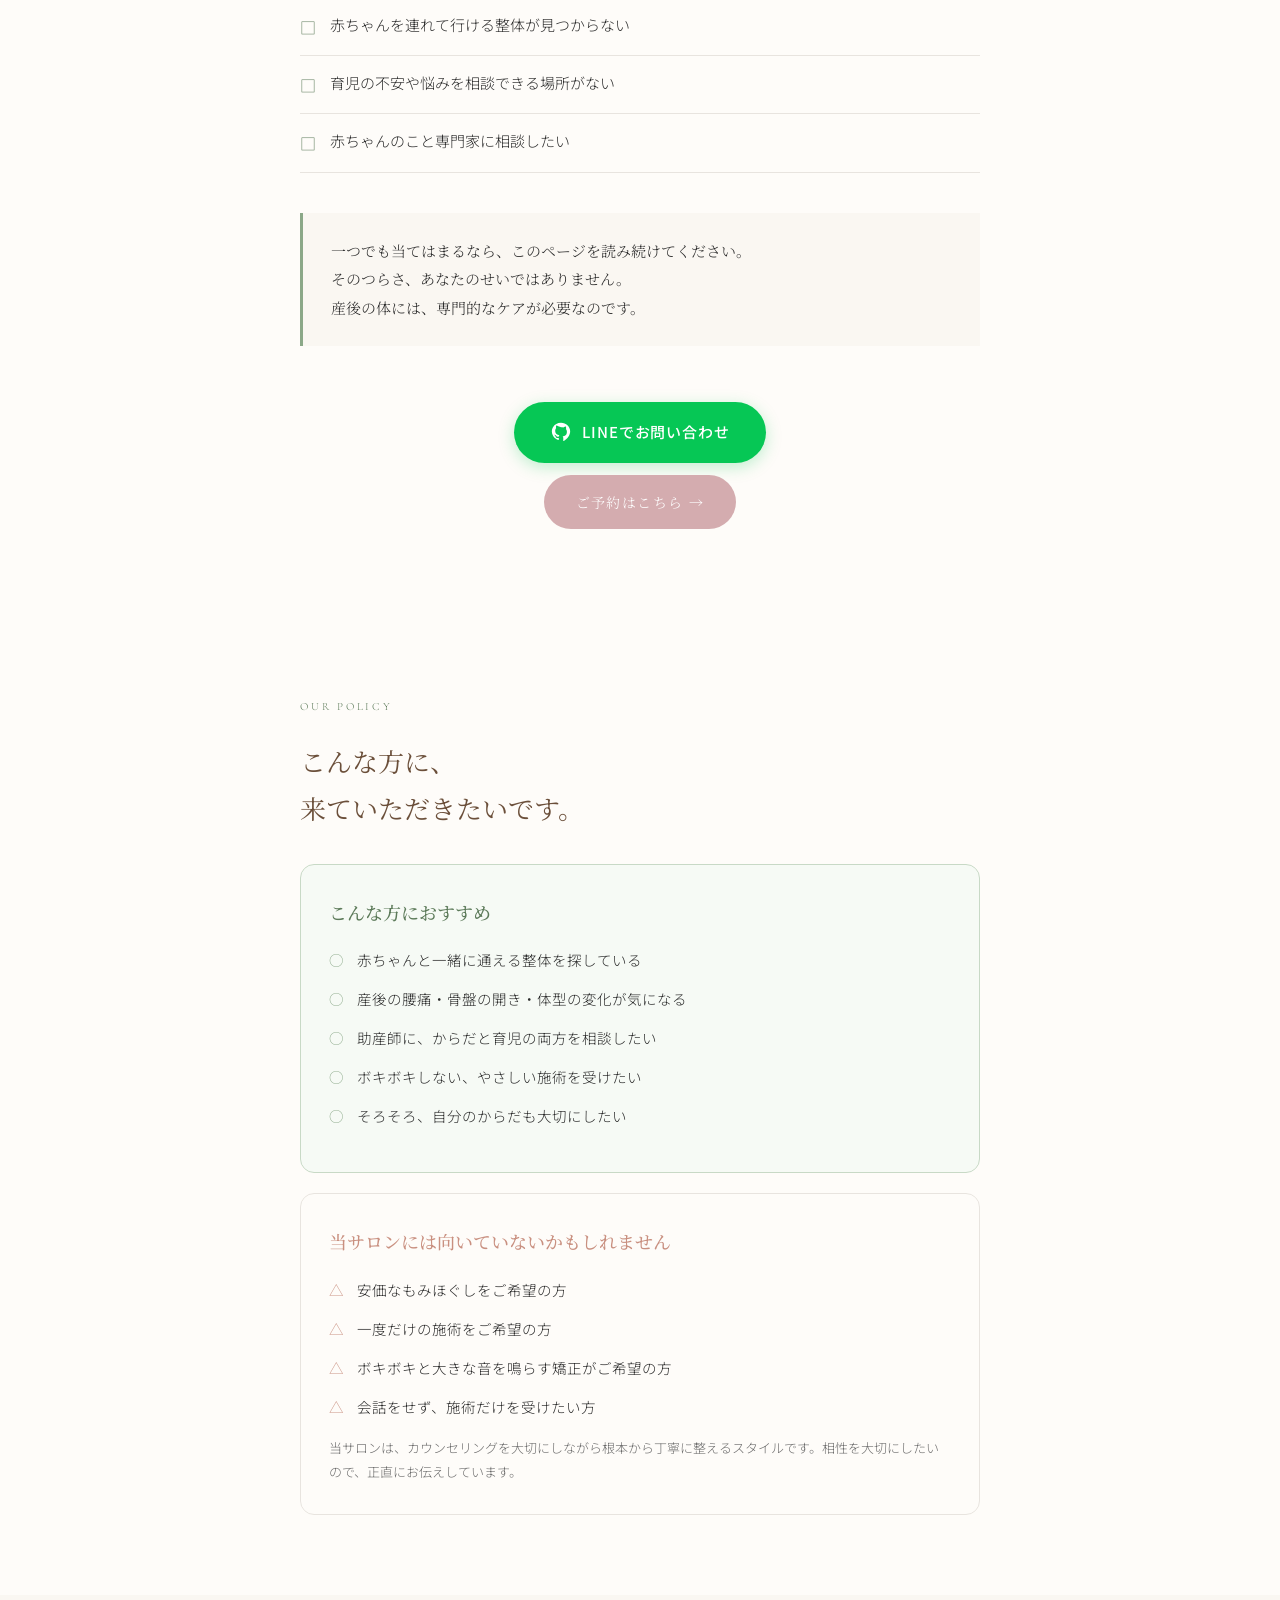
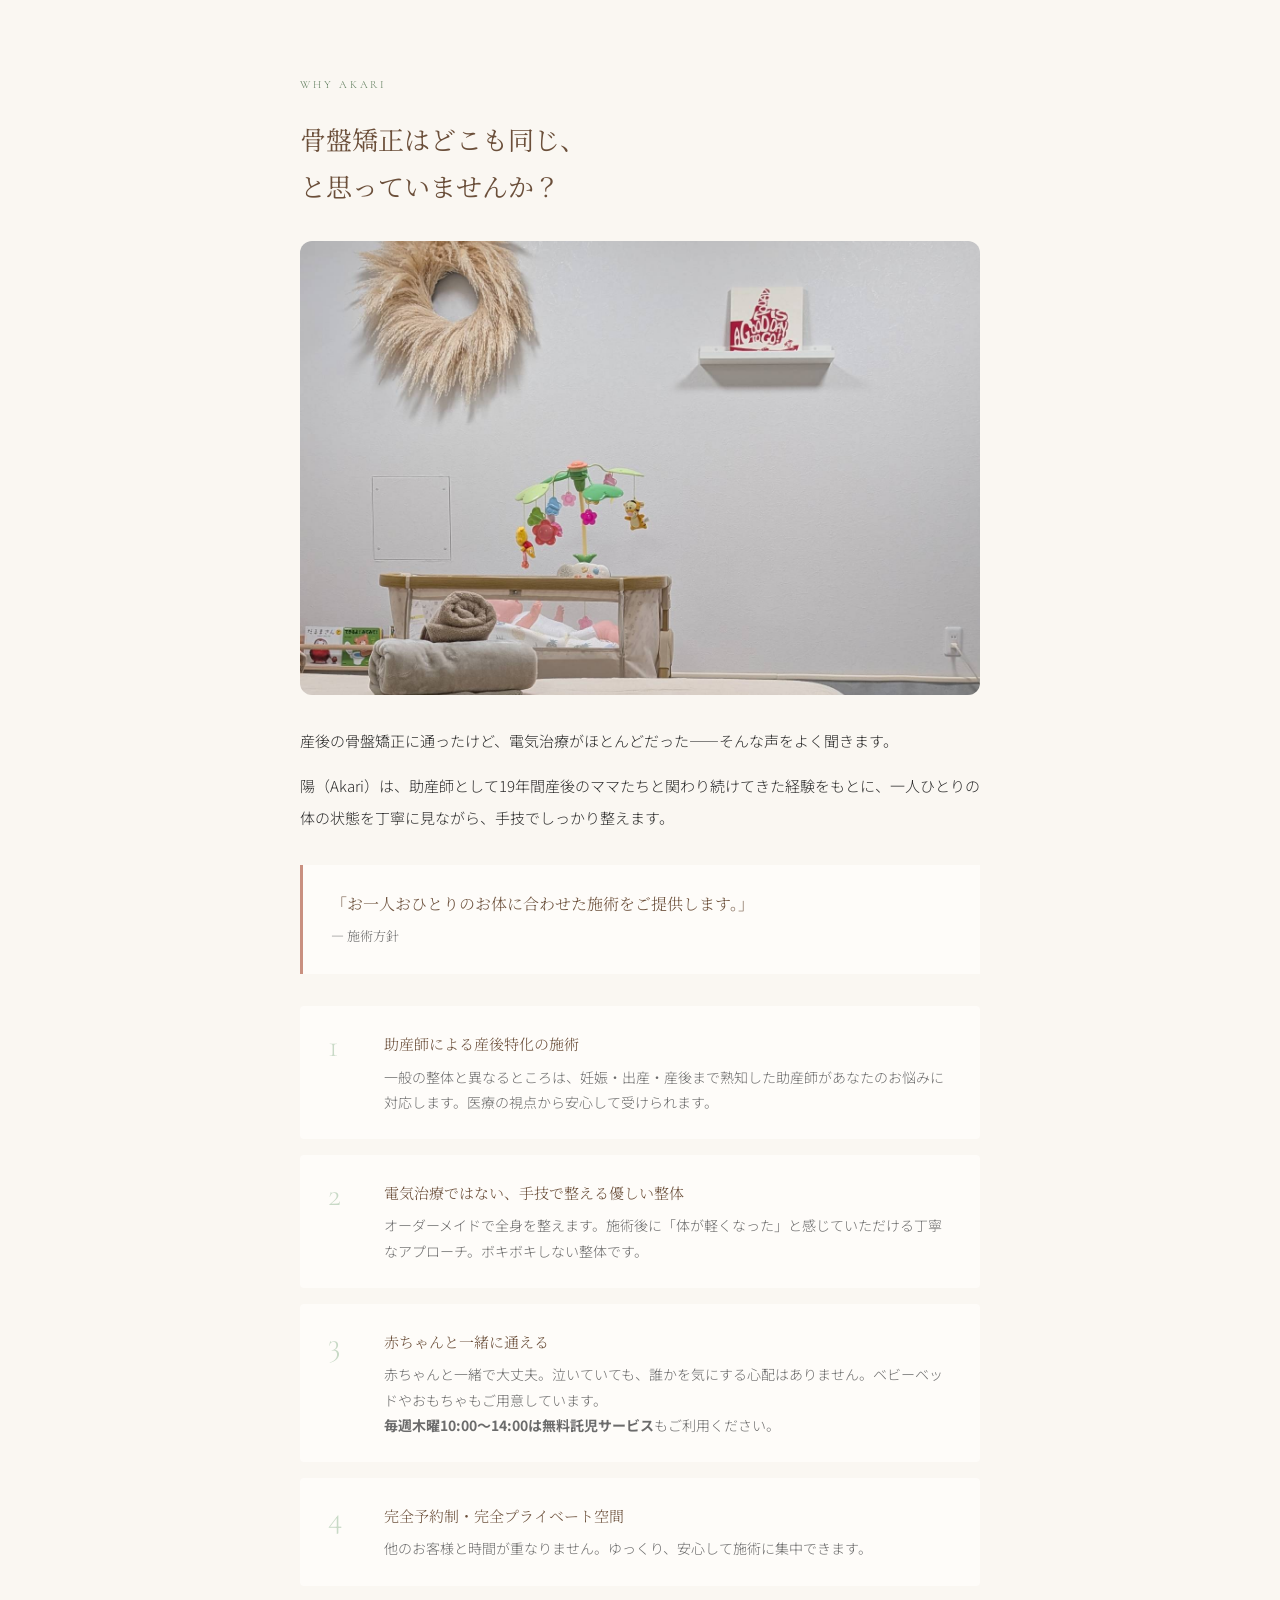
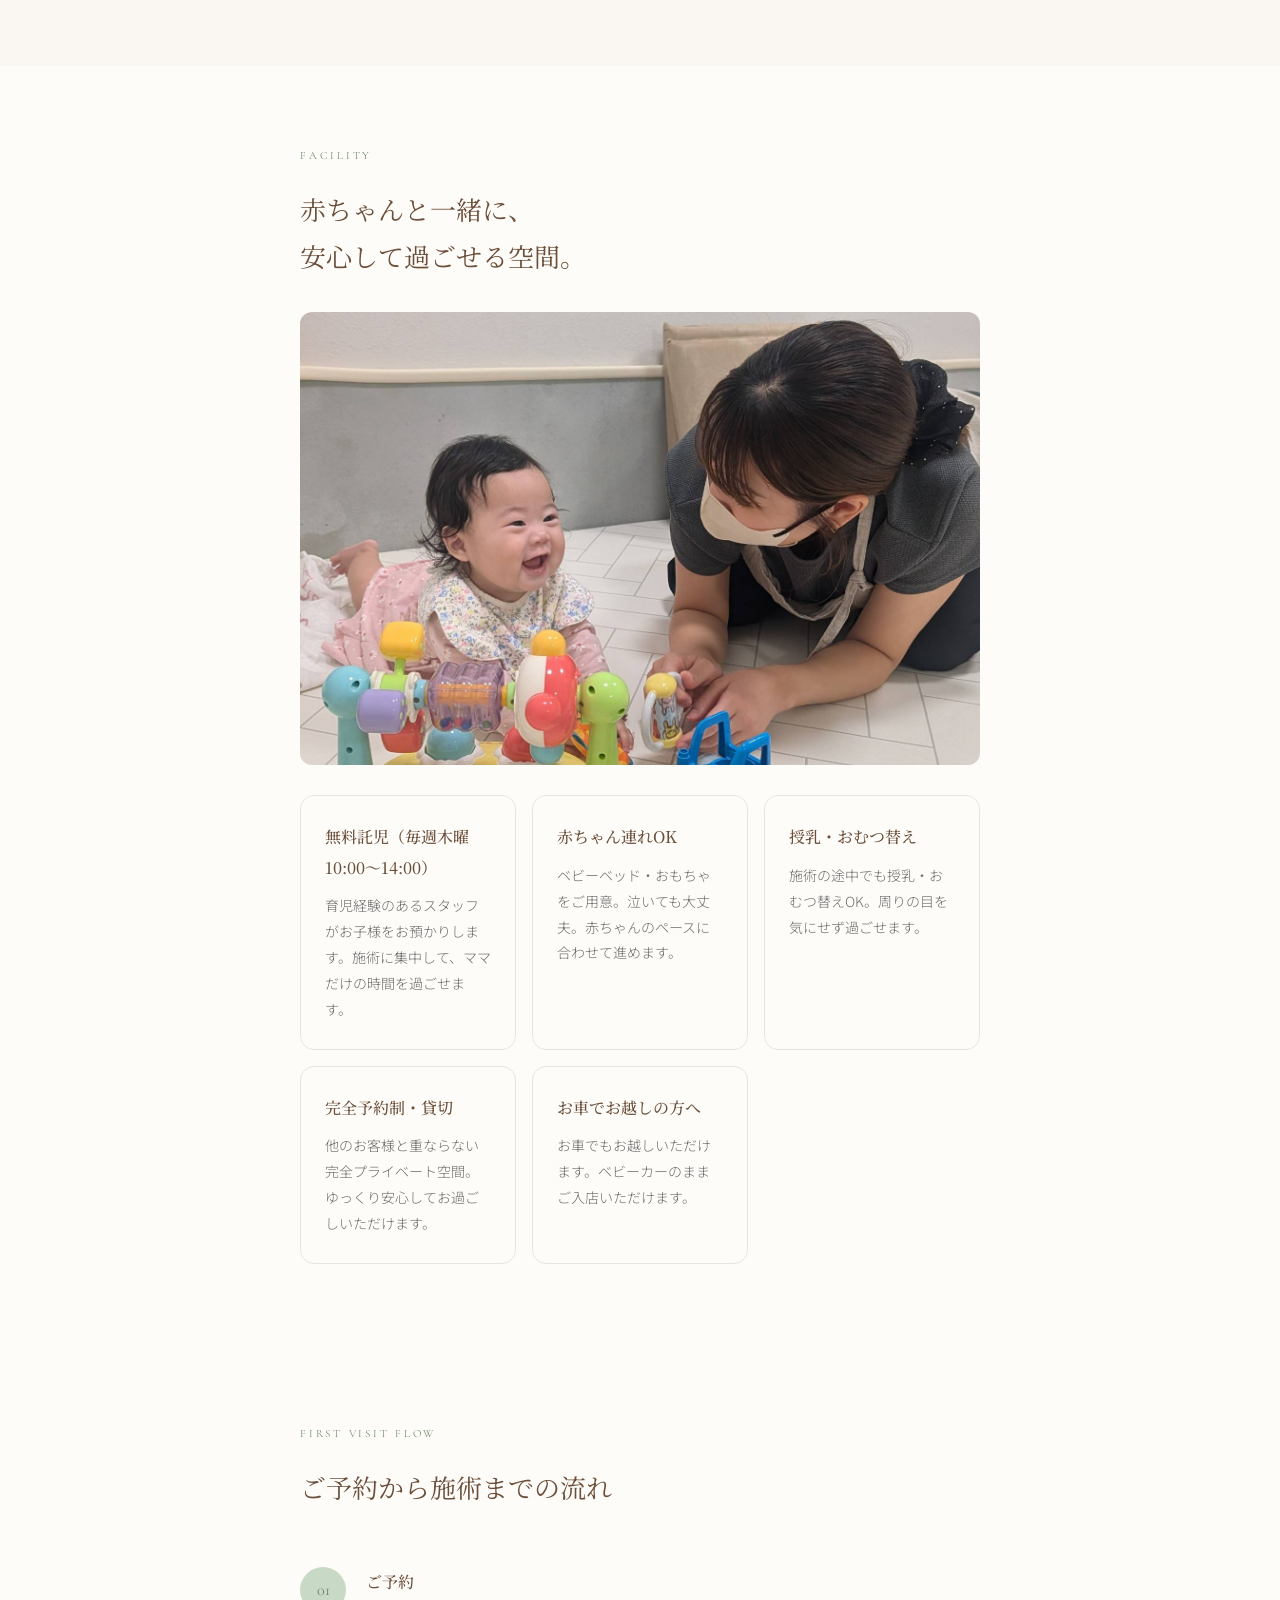
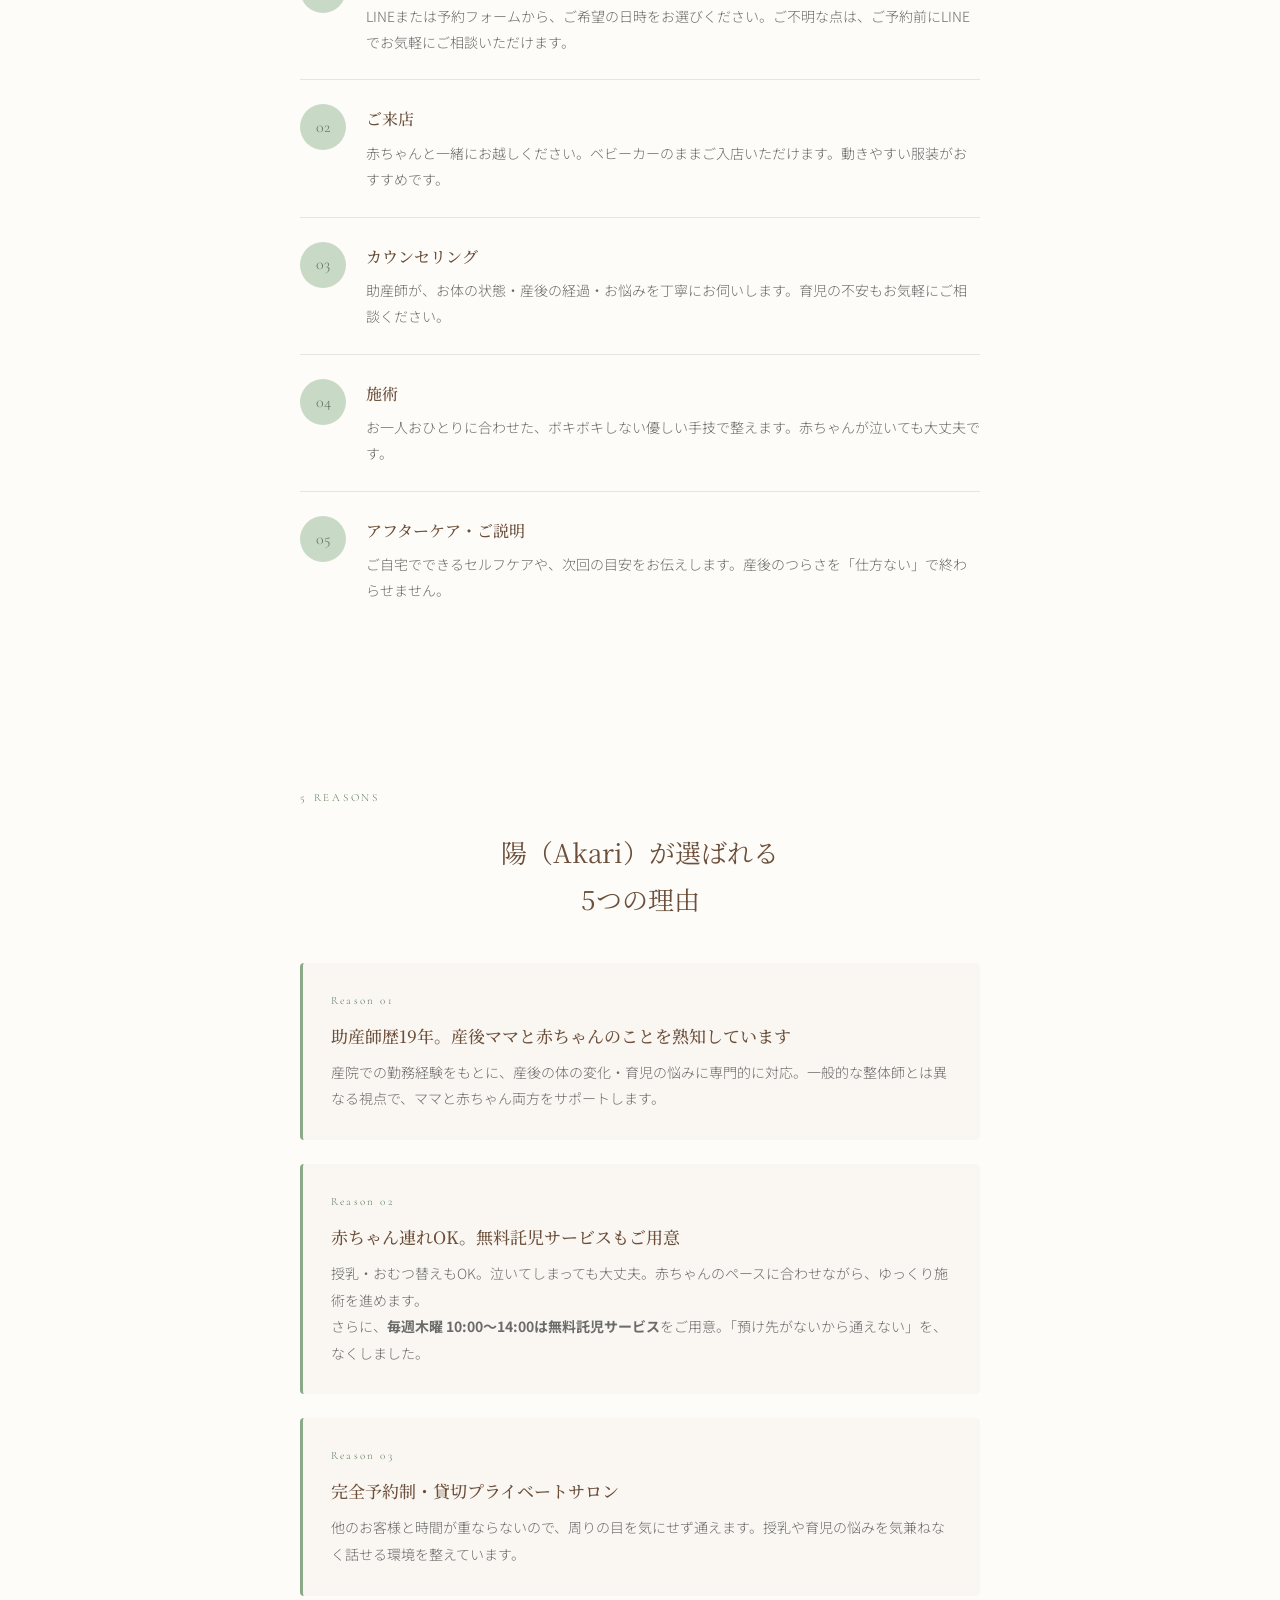
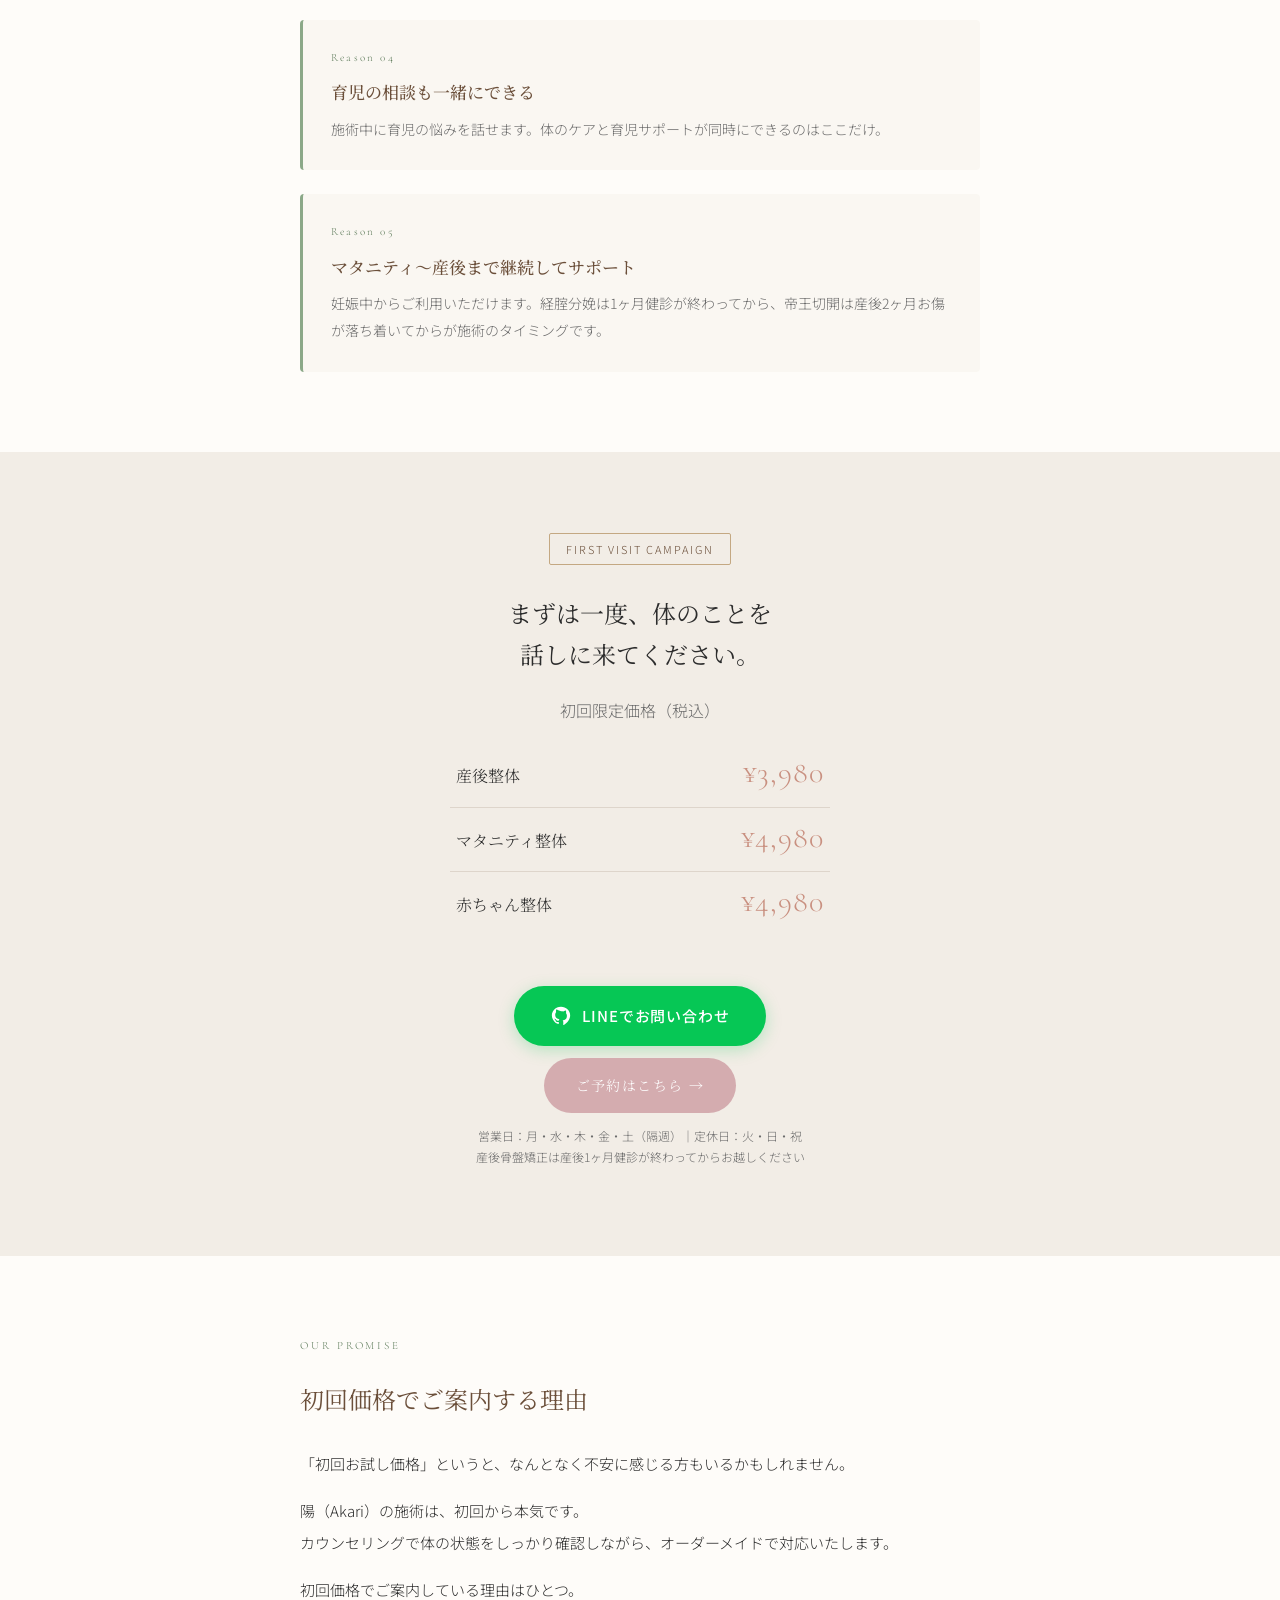
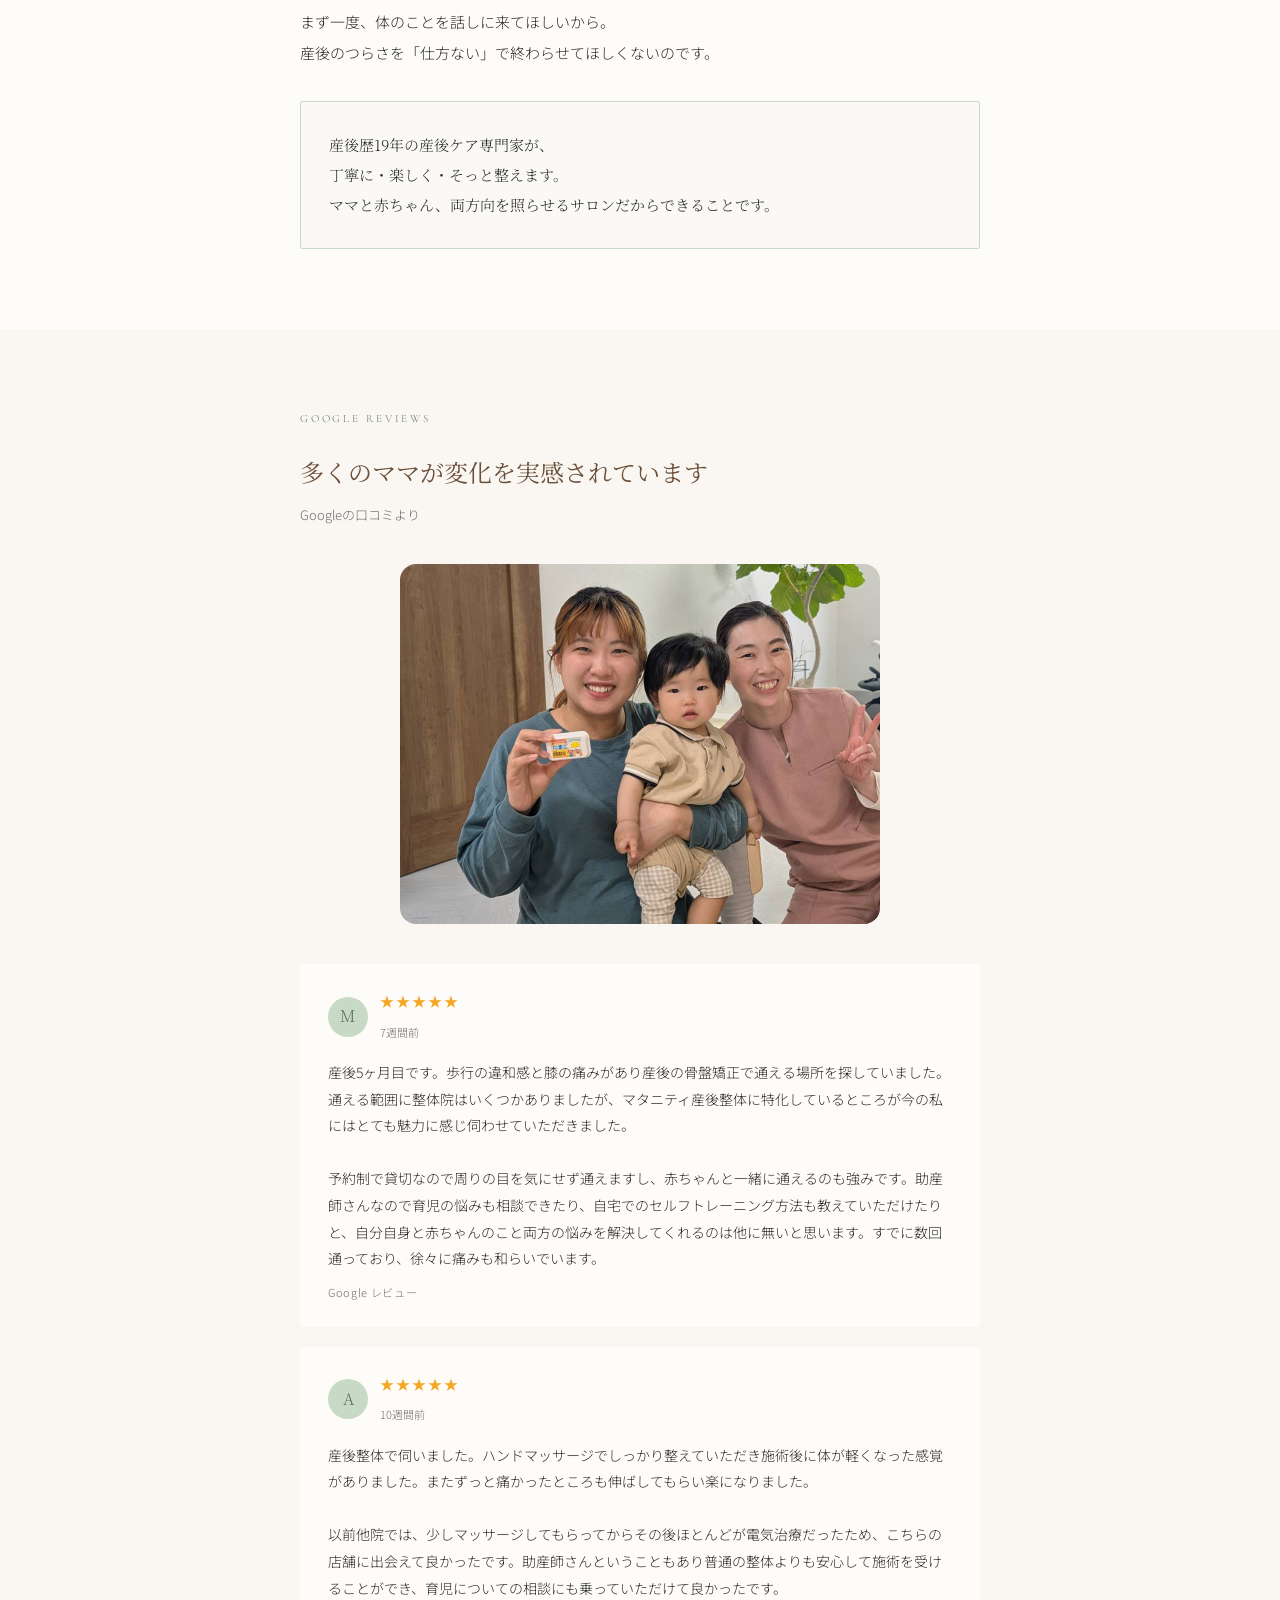
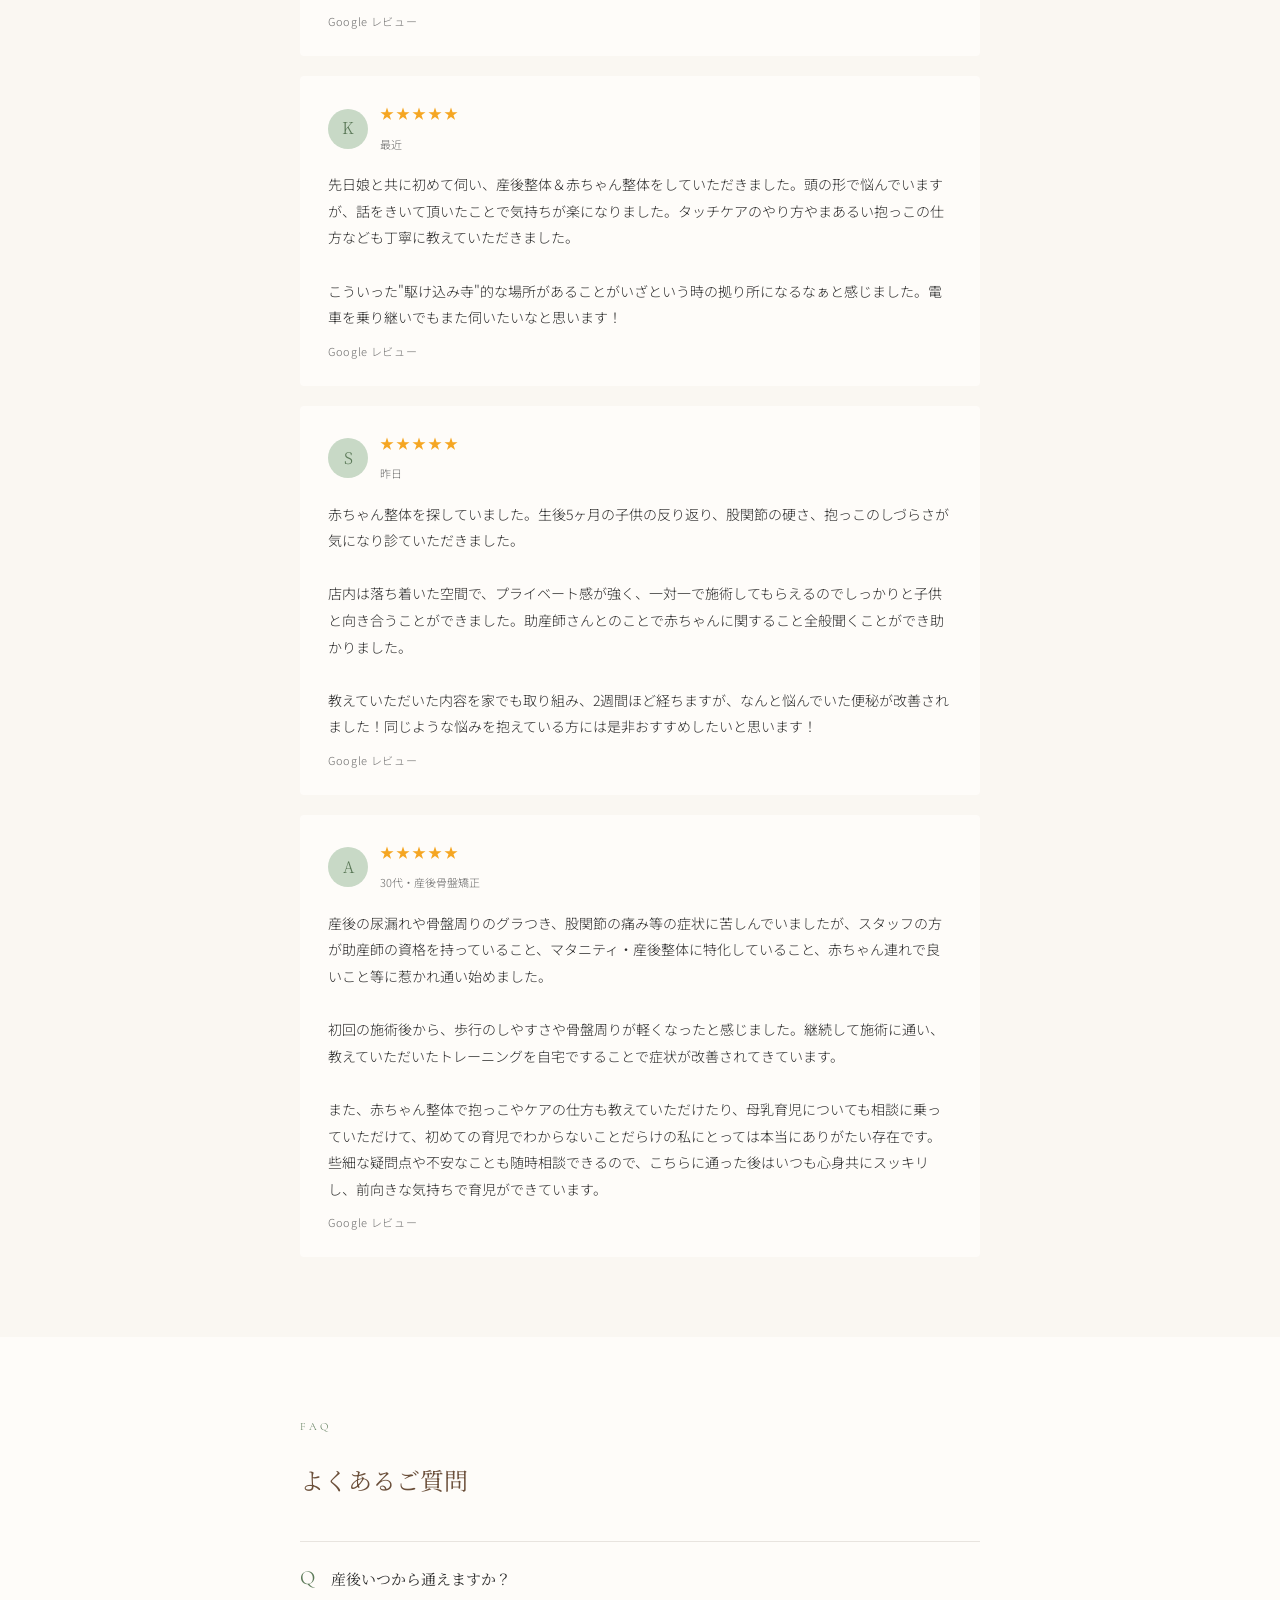
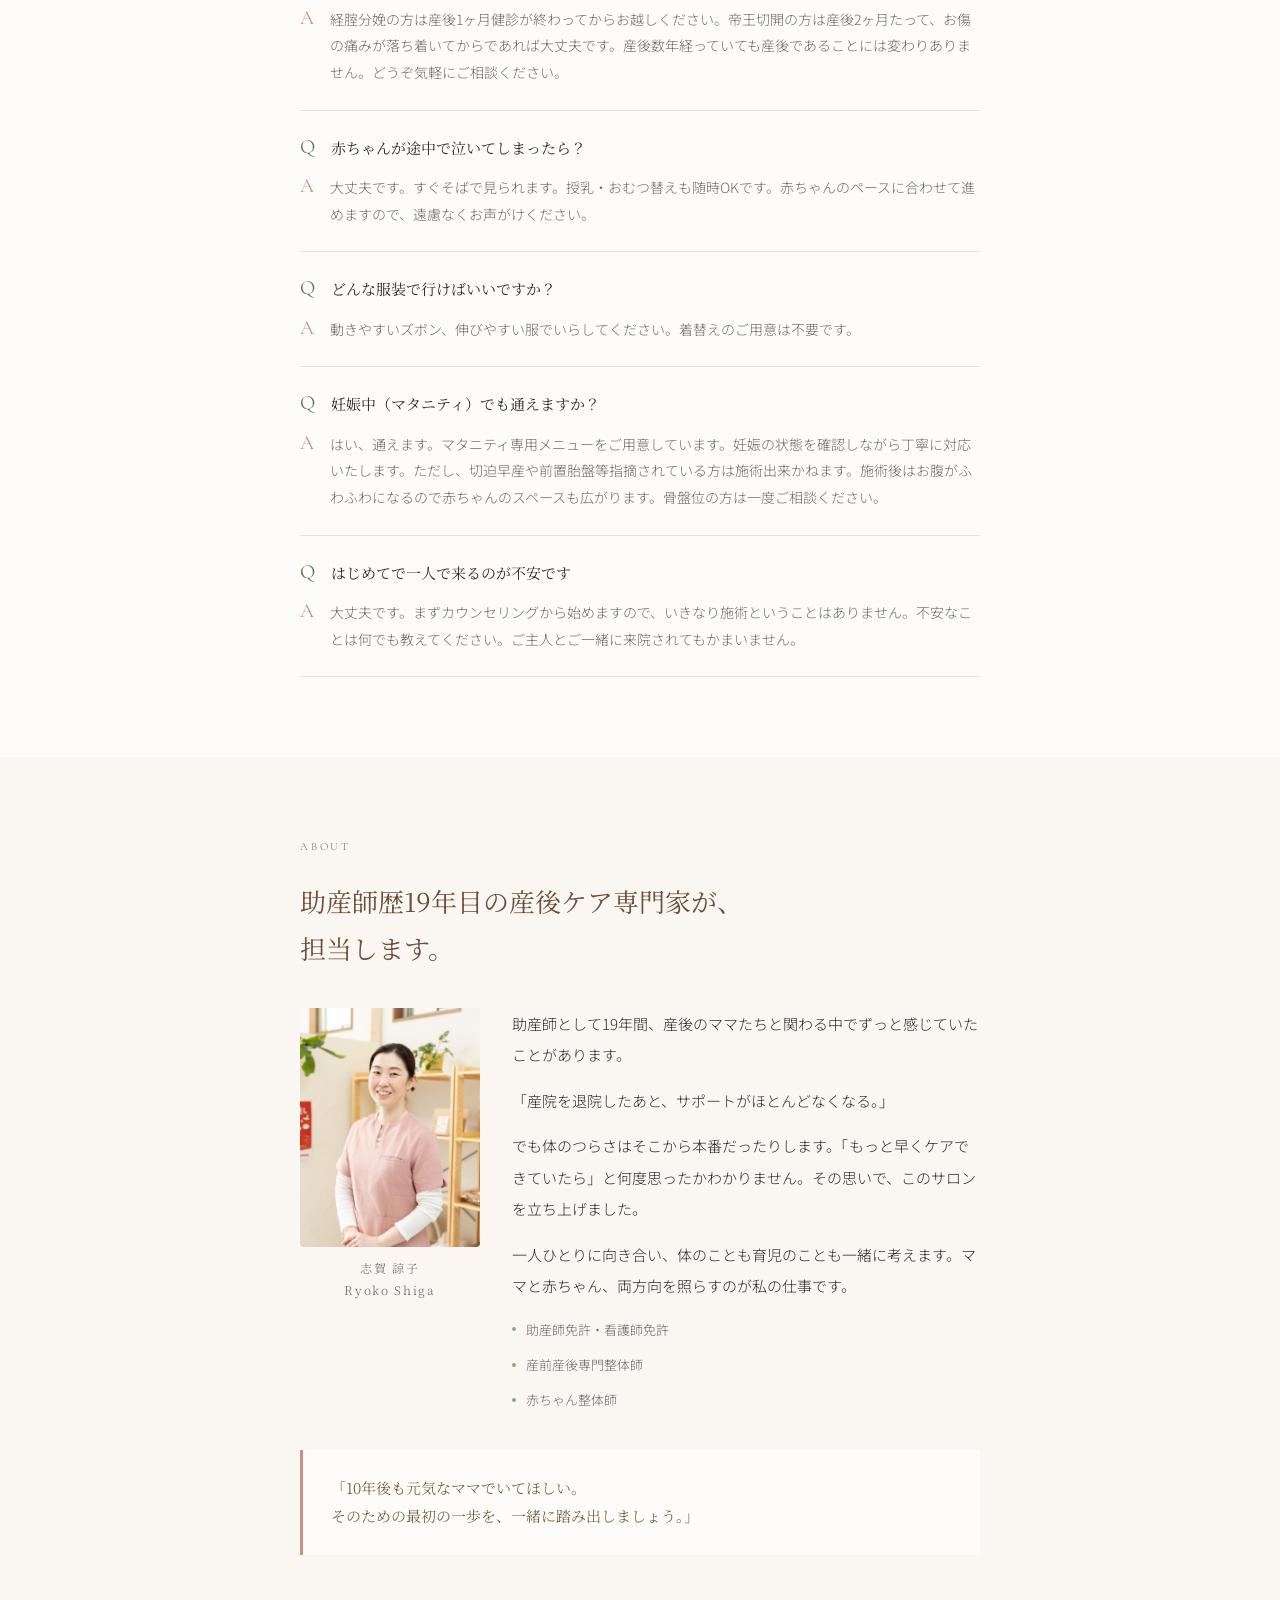
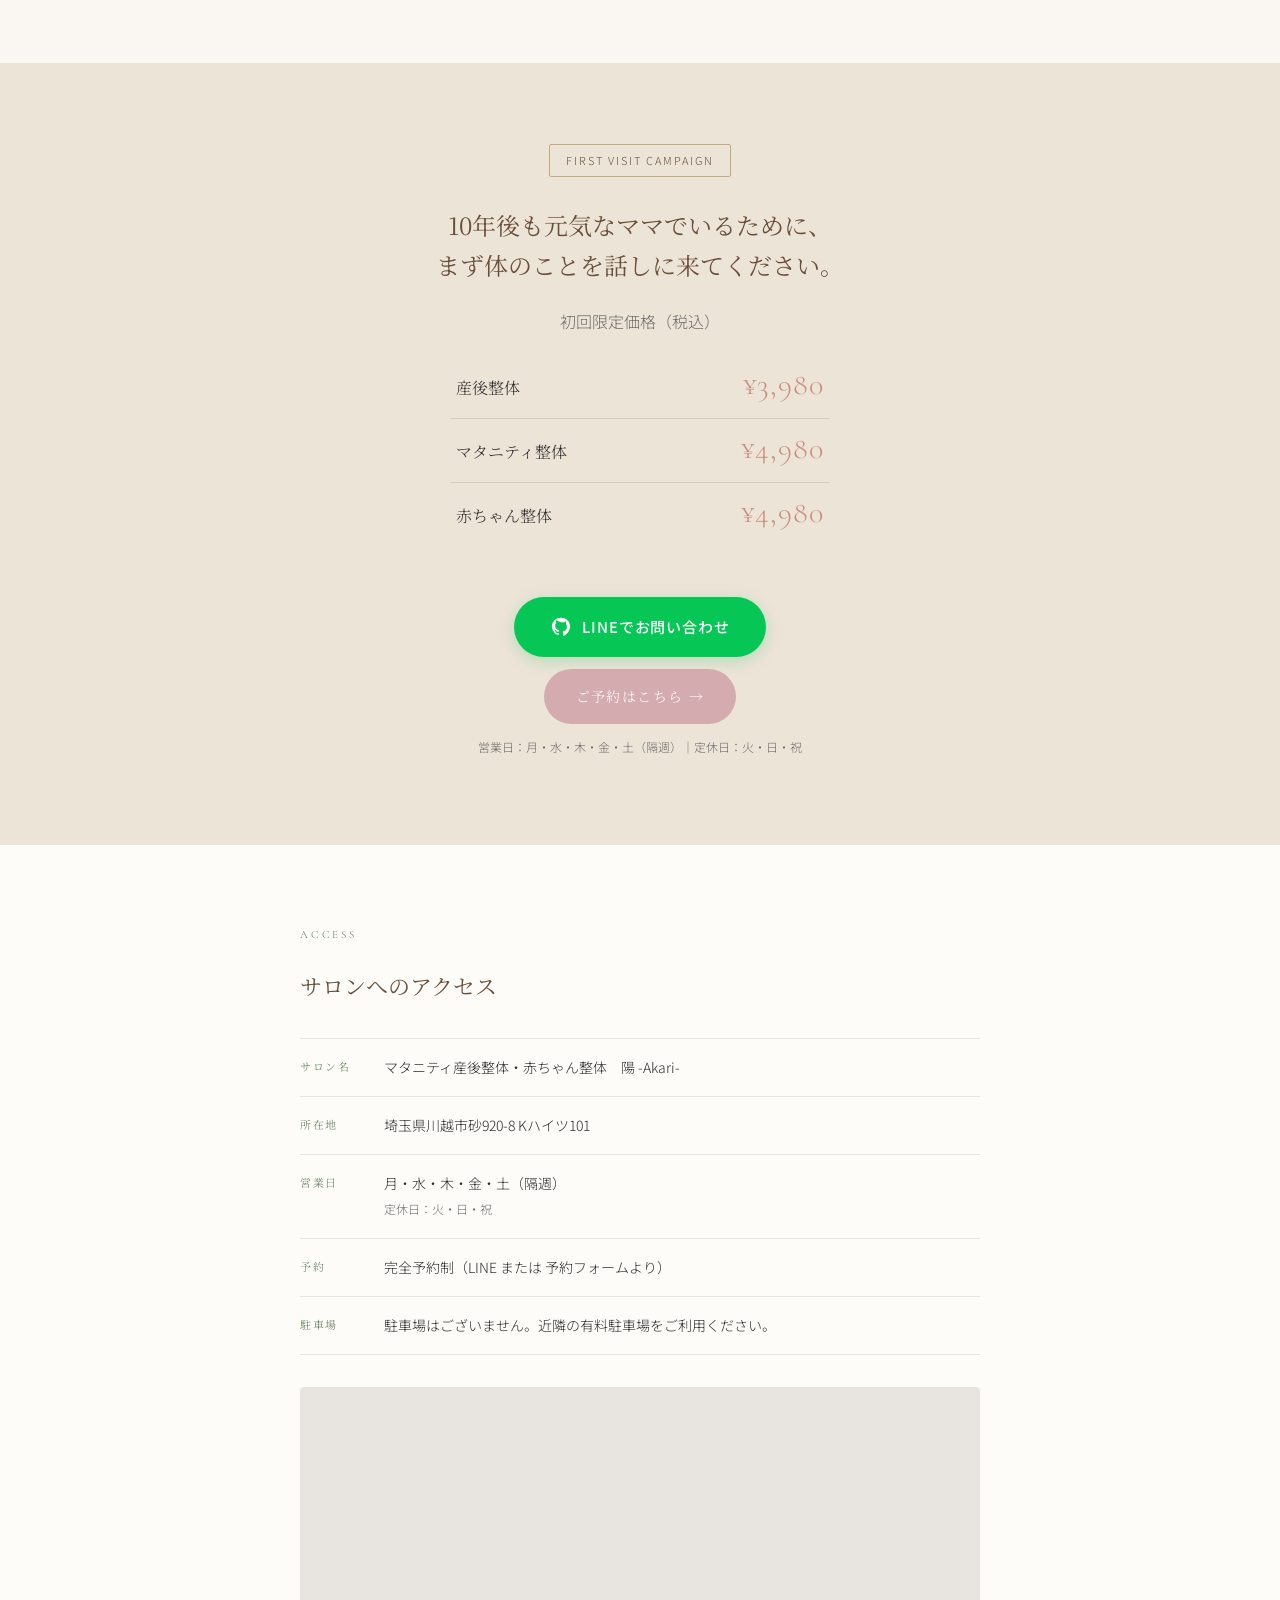
<file: hajimete.html>
<!DOCTYPE html>
<html lang="ja">
<head>
<meta charset="UTF-8">
<meta name="viewport" content="width=device-width, initial-scale=1.0">
<!-- Google tag (gtag.js) -->
<script async src="https://www.googletagmanager.com/gtag/js?id=AW-16780956151"></script>
<script>
  window.dataLayer = window.dataLayer || [];
  function gtag(){dataLayer.push(arguments);}
  gtag('js', new Date());
  gtag('config', 'AW-16780956151');
</script>
<!-- Meta Pixel Code -->
<script>
!function(f,b,e,v,n,t,s)
{if(f.fbq)return;n=f.fbq=function(){n.callMethod?
n.callMethod.apply(n,arguments):n.queue.push(arguments)};
if(!f._fbq)f._fbq=n;n.push=n;n.loaded=!0;n.version='2.0';
n.queue=[];t=b.createElement(e);t.async=!0;
t.src=v;s=b.getElementsByTagName(e)[0];
s.parentNode.insertBefore(t,s)}(window, document,'script',
'https://connect.facebook.net/en_US/fbevents.js');
fbq('init', '1923407814695448');
fbq('track', 'PageView');
</script>
<noscript><img height="1" width="1" style="display:none"
src="https://www.facebook.com/tr?id=1923407814695448&ev=PageView&noscript=1"
/></noscript>
<!-- End Meta Pixel Code -->
<title>初めての方へ｜陽（Akari）川越・新河岸の産後ケアサロン</title>
<meta name="description" content="陽（Akari）を初めてご利用の方へ。助産師による産後骨盤矯正・無料託児（日時限定）・赤ちゃん連れOK。当サロンの方針・設備・ご来店の流れをご案内します。川越・新河岸。">
<link rel="preconnect" href="https://fonts.googleapis.com">
<link rel="preconnect" href="https://fonts.gstatic.com" crossorigin>
<link href="https://fonts.googleapis.com/css2?family=Noto+Serif+JP:wght@300;400;500;700&family=Noto+Sans+JP:wght@300;400;500&family=Cormorant+Garamond:ital,wght@0,300;0,400;1,300&display=swap" rel="stylesheet">
<style>
  :root {
    --cream: #FAF7F2;
    --warm-white: #FEFCF9;
    --sage: #8BA888;
    --sage-light: #C8D9C6;
    --sage-dark: #5C7A59;
    --blush: #E8C4B8;
    --blush-dark: #C99080;
    --warm-brown: #6B4F3A;
    --charcoal: #2C2C2C;
    --mid-gray: #6B6B6B;
    --light-gray: #E8E4DF;
    --gold: #C4A882;
    --font-serif: 'Noto Serif JP', 'Cormorant Garamond', serif;
    --font-sans: 'Noto Sans JP', sans-serif;
    --font-latin: 'Cormorant Garamond', serif;
  }

  *, *::before, *::after { box-sizing: border-box; margin: 0; padding: 0; }
  html { scroll-behavior: smooth; }

  body {
    background: var(--warm-white);
    color: var(--charcoal);
    font-family: var(--font-sans);
    font-weight: 300;
    line-height: 1.9;
    overflow-x: hidden;
  }

  @keyframes fadeUp {
    from { opacity: 0; transform: translateY(28px); }
    to   { opacity: 1; transform: translateY(0); }
  }

  .reveal {
    opacity: 0;
    transform: translateY(24px);
    transition: opacity 0.7s ease, transform 0.7s ease;
  }
  .reveal.visible {
    opacity: 1;
    transform: translateY(0);
  }

  section { padding: 80px 24px; }
  .inner { max-width: 680px; margin: 0 auto; }

  .section-label {
    font-family: var(--font-latin);
    font-size: 11px;
    letter-spacing: 0.25em;
    color: var(--sage-dark);
    text-transform: uppercase;
    display: block;
    margin-bottom: 20px;
  }

  /* ── ボタン ── */
  .btn-line {
    display: inline-flex;
    align-items: center;
    gap: 10px;
    background: #06C755;
    color: #fff;
    font-family: var(--font-sans);
    font-size: 15px;
    font-weight: 500;
    letter-spacing: 0.06em;
    padding: 16px 36px;
    border-radius: 50px;
    text-decoration: none;
    transition: opacity 0.2s;
    box-shadow: 0 4px 16px rgba(6,199,85,0.25);
  }
  .btn-line:hover { opacity: 0.85; }
  .btn-line svg { width: 22px; height: 22px; fill: #fff; flex-shrink: 0; }

  .btn-reserve {
    display: inline-flex;
    align-items: center;
    gap: 10px;
    background: #D4ACAF;
    color: #fff;
    font-family: var(--font-serif);
    font-size: 14px;
    letter-spacing: 0.1em;
    padding: 14px 32px;
    border-radius: 50px;
    text-decoration: none;
    transition: opacity 0.2s;
  }
  .btn-reserve:hover { opacity: 0.85; }

  .cta-block {
    text-align: center;
    display: flex;
    flex-direction: column;
    align-items: center;
    gap: 12px;
    padding: 16px 0 8px;
  }
  .cta-block .note {
    font-size: 12px;
    color: var(--mid-gray);
    line-height: 1.8;
  }

  /* ══ 1. HERO ══ */
  #hero {
    background: var(--cream);
    min-height: 100vh;
    display: flex;
    align-items: center;
    padding: 0 24px;
    position: relative;
    overflow: hidden;
  }
  #hero::before {
    content: '';
    position: absolute;
    top: -60px; right: -80px;
    width: 420px; height: 420px;
    background: radial-gradient(circle, rgba(200,217,198,0.35) 0%, transparent 70%);
    pointer-events: none;
  }
  #hero::after {
    content: '';
    position: absolute;
    bottom: -40px; left: -60px;
    width: 300px; height: 300px;
    background: radial-gradient(circle, rgba(232,196,184,0.25) 0%, transparent 70%);
    pointer-events: none;
  }
  .hero-inner { max-width: 680px; margin: 0 auto; padding: 100px 0 80px; position: relative; }
  .hero-label {
    font-family: var(--font-latin);
    font-size: 13px;
    letter-spacing: 0.3em;
    color: var(--sage-dark);
    display: block;
    margin-bottom: 36px;
    opacity: 0;
    animation: fadeUp 0.8s ease 0.1s forwards;
  }
  .hero-catch {
    font-family: var(--font-serif);
    font-size: clamp(26px, 5vw, 40px);
    font-weight: 400;
    line-height: 1.65;
    color: var(--warm-brown);
    margin-bottom: 36px;
    opacity: 0;
    animation: fadeUp 0.9s ease 0.25s forwards;
  }
  .hero-catch span {
    display: inline-block;
    border-bottom: 1px solid var(--gold);
    padding-bottom: 2px;
  }
  .hero-body {
    font-size: 15px;
    color: var(--mid-gray);
    line-height: 2.1;
    margin-bottom: 48px;
    opacity: 0;
    animation: fadeUp 0.9s ease 0.4s forwards;
  }
  .hero-body p { margin-bottom: 12px; }
  .hero-cta {
    display: flex;
    flex-direction: column;
    align-items: flex-start;
    gap: 12px;
    opacity: 0;
    animation: fadeUp 0.9s ease 0.55s forwards;
  }
  .hero-salon {
    font-family: var(--font-serif);
    font-size: 13px;
    letter-spacing: 0.18em;
    color: var(--sage-dark);
    margin-top: 40px;
    opacity: 0;
    animation: fadeUp 0.9s ease 0.7s forwards;
  }
  .hero-catch-wrap {
    position: relative;
    margin-bottom: 36px;
    opacity: 0;
    animation: fadeUp 0.9s ease 0.25s forwards;
  }
  .hero-bg-photo {
    position: absolute;
    top: 50%;
    right: -20px;
    transform: translateY(-50%);
    width: 60%;
    opacity: 0.22;
    pointer-events: none;
  }
  .hero-bg-photo img {
    width: 100%;
    height: auto;
    display: block;
  }
  .hero-catch {
    margin-bottom: 0;
    opacity: 1;
    animation: none;
    position: relative;
    z-index: 1;
  }
  .hero-photo { display: none; }
  .hero-salon-photo {
    width: 100%;
    margin-top: 40px;
    border-radius: 12px;
    overflow: hidden;
    opacity: 0;
    animation: fadeUp 0.9s ease 1s forwards;
  }
  .hero-salon-photo img {
    width: 100%;
    aspect-ratio: 3 / 2;
    object-fit: cover;
    display: block;
    border-radius: 12px;
  }
  .hero-photo img {
    width: 100%;
    height: auto;
    display: block;
    border-radius: 50% 50% 50% 50% / 40% 40% 60% 60%;
    box-shadow: 0 8px 32px rgba(107,79,58,0.12);
  }

  /* ══ 2. WORRIES ══ */
  #worries { background: var(--warm-white); }
  .worries-catch {
    font-family: var(--font-serif);
    font-size: clamp(18px, 3vw, 26px);
    font-weight: 400;
    line-height: 1.8;
    color: var(--warm-brown);
    margin-bottom: 36px;
  }
  .check-list { list-style: none; margin-bottom: 40px; }
  .check-list li {
    display: flex;
    align-items: flex-start;
    gap: 14px;
    padding: 14px 0;
    border-bottom: 1px solid var(--light-gray);
    font-size: 15px;
    line-height: 1.7;
  }
  .check-list li::before {
    content: '□';
    color: var(--sage-dark);
    font-size: 16px;
    flex-shrink: 0;
    margin-top: 2px;
  }
  .worries-close {
    padding: 24px 28px;
    background: var(--cream);
    border-left: 3px solid var(--sage);
    font-family: var(--font-serif);
    font-size: 15px;
    line-height: 1.9;
    color: var(--charcoal);
  }

  /* ══ 3. DIFFERENCE ══ */
  #difference { background: var(--cream); }
  .difference-catch {
    font-family: var(--font-serif);
    font-size: clamp(18px, 3vw, 26px);
    font-weight: 400;
    line-height: 1.8;
    color: var(--warm-brown);
    margin-bottom: 32px;
  }
  .diff-body { font-size: 15px; line-height: 2.1; margin-bottom: 32px; }
  .diff-body p { margin-bottom: 14px; }
  .diff-quote {
    padding: 24px 28px;
    background: var(--warm-white);
    border-left: 3px solid var(--blush-dark);
    font-family: var(--font-serif);
    font-size: 16px;
    color: var(--warm-brown);
    line-height: 1.9;
    margin-bottom: 32px;
  }
  .diff-cards { display: flex; flex-direction: column; gap: 16px; }
  .diff-card {
    background: var(--warm-white);
    border-radius: 4px;
    padding: 24px 28px;
    display: flex;
    gap: 20px;
    align-items: flex-start;
  }
  .diff-card-num {
    font-family: var(--font-latin);
    font-size: 32px;
    font-weight: 300;
    color: var(--sage-light);
    line-height: 1;
    flex-shrink: 0;
    width: 36px;
  }
  .diff-card-title {
    font-family: var(--font-serif);
    font-size: 15px;
    color: var(--warm-brown);
    margin-bottom: 6px;
  }
  .diff-card-desc { font-size: 14px; color: var(--mid-gray); line-height: 1.8; }

  /* ══ 4. REASONS ══ */
  #reasons { background: var(--warm-white); }
  .reasons-catch {
    font-family: var(--font-serif);
    font-size: clamp(18px, 3vw, 26px);
    font-weight: 400;
    line-height: 1.8;
    color: var(--warm-brown);
    margin-bottom: 40px;
    text-align: center;
  }
  .reason-list { display: flex; flex-direction: column; gap: 24px; }
  .reason-item {
    background: var(--cream);
    border-radius: 4px;
    padding: 28px;
    border-left: 3px solid var(--sage);
  }
  .reason-num {
    font-family: var(--font-latin);
    font-size: 11px;
    letter-spacing: 0.2em;
    color: var(--sage-dark);
    display: block;
    margin-bottom: 10px;
  }
  .reason-title {
    font-family: var(--font-serif);
    font-size: 17px;
    font-weight: 500;
    color: var(--warm-brown);
    margin-bottom: 10px;
    line-height: 1.6;
  }
  .reason-desc { font-size: 14px; color: var(--mid-gray); line-height: 1.9; }

  /* ══ 5. OFFER① ══ */
  #offer { background: #F2EDE6; text-align: center; }
  .offer-tag {
    display: inline-block;
    border: 1px solid var(--gold);
    border-radius: 2px;
    font-size: 11px;
    letter-spacing: 0.18em;
    padding: 5px 16px;
    margin-bottom: 28px;
    color: var(--warm-brown);
  }
  .offer-title {
    font-family: var(--font-serif);
    font-size: clamp(18px, 3vw, 24px);
    font-weight: 400;
    margin-bottom: 20px;
    line-height: 1.7;
    color: var(--charcoal);
  }
  .offer-price {
    font-family: var(--font-latin);
    font-size: clamp(52px, 10vw, 72px);
    font-weight: 300;
    letter-spacing: 0.04em;
    color: var(--blush-dark);
    line-height: 1;
    margin: 8px 0 4px;
  }
  .offer-unit { font-size: 16px; color: var(--mid-gray); margin-bottom: 6px; }
  .offer-original { font-size: 13px; color: var(--mid-gray); text-decoration: line-through; margin-bottom: 28px; }
  .offer-menu {
    display: flex;
    gap: 10px;
    justify-content: center;
    flex-wrap: wrap;
    margin-bottom: 36px;
  }
  .offer-menu span {
    background: rgba(255,255,255,0.7);
    border-radius: 2px;
    padding: 6px 18px;
    font-size: 13px;
    letter-spacing: 0.06em;
  }
  .lp-photo { width: 100%; aspect-ratio: 3 / 2; object-fit: cover; display: block; }
  .price-list { max-width: 380px; margin: 4px auto 34px; }
  .price-row {
    display: flex;
    justify-content: space-between;
    align-items: baseline;
    padding: 15px 6px;
    border-bottom: 1px solid rgba(107,79,58,0.15);
  }
  .price-row:last-child { border-bottom: none; }
  .price-name { font-family: var(--font-serif); font-size: 16px; color: var(--charcoal); }
  .price-value {
    font-family: var(--font-latin);
    font-size: 30px;
    font-weight: 300;
    letter-spacing: 0.03em;
    color: var(--blush-dark);
    line-height: 1;
  }

  /* ══ 6. WHY PRICE ══ */
  #why-price { background: var(--warm-white); }
  .why-catch {
    font-family: var(--font-serif);
    font-size: clamp(18px, 3vw, 24px);
    font-weight: 400;
    color: var(--warm-brown);
    margin-bottom: 28px;
    line-height: 1.8;
  }
  .why-body { font-size: 15px; line-height: 2.1; }
  .why-body p { margin-bottom: 16px; }
  .why-promise {
    margin-top: 32px;
    padding: 28px;
    border: 1px solid var(--sage-light);
    border-radius: 2px;
    font-family: var(--font-serif);
    font-size: 15px;
    line-height: 2;
    color: var(--charcoal);
    background: rgba(200,217,198,0.08);
  }

  /* ══ 7. REVIEWS ══ */
  #reviews { background: var(--cream); }
  .reviews-catch {
    font-family: var(--font-serif);
    font-size: clamp(18px, 3vw, 24px);
    font-weight: 400;
    color: var(--warm-brown);
    margin-bottom: 10px;
    line-height: 1.8;
  }
  .reviews-sub { font-size: 13px; color: var(--mid-gray); margin-bottom: 36px; }
  .reviews-photo-wrap { text-align: center; margin: 32px 0; }
  .reviews-photo { width: 100%; max-width: 480px; border-radius: 16px; object-fit: cover; height: 360px; object-position: center 55%; }
  .review-cards { display: flex; flex-direction: column; gap: 20px; }
  .review-card {
    background: var(--warm-white);
    border-radius: 4px;
    padding: 24px 28px;
  }
  .review-header {
    display: flex;
    align-items: center;
    gap: 12px;
    margin-bottom: 14px;
  }
  .review-avatar {
    width: 40px; height: 40px;
    border-radius: 50%;
    background: var(--sage-light);
    display: flex;
    align-items: center;
    justify-content: center;
    font-family: var(--font-serif);
    font-size: 16px;
    color: var(--sage-dark);
    flex-shrink: 0;
  }
  .review-stars { color: #F5A623; font-size: 14px; letter-spacing: 2px; display: block; }
  .review-date { font-size: 11px; color: var(--mid-gray); }
  .review-text { font-size: 14px; line-height: 1.9; color: var(--charcoal); }
  .review-source { margin-top: 10px; font-size: 11px; color: var(--mid-gray); letter-spacing: 0.06em; }

  /* ══ 8. FAQ ══ */
  #faq { background: var(--warm-white); }
  .faq-catch {
    font-family: var(--font-serif);
    font-size: clamp(18px, 3vw, 24px);
    font-weight: 400;
    color: var(--warm-brown);
    margin-bottom: 40px;
    line-height: 1.8;
  }
  .faq-item {
    border-bottom: 1px solid var(--light-gray);
    padding: 24px 0;
  }
  .faq-item:first-of-type { border-top: 1px solid var(--light-gray); }
  .faq-q { display: flex; gap: 16px; align-items: flex-start; margin-bottom: 14px; }
  .faq-q-label {
    font-family: var(--font-latin);
    font-size: 20px;
    font-weight: 400;
    color: var(--sage-dark);
    line-height: 1;
    flex-shrink: 0;
    margin-top: 2px;
  }
  .faq-q-text {
    font-family: var(--font-serif);
    font-size: 15px;
    font-weight: 400;
    color: var(--charcoal);
    line-height: 1.7;
  }
  .faq-a { display: flex; gap: 16px; align-items: flex-start; }
  .faq-a-label {
    font-family: var(--font-latin);
    font-size: 20px;
    font-weight: 400;
    color: var(--blush-dark);
    line-height: 1;
    flex-shrink: 0;
    margin-top: 2px;
  }
  .faq-a-text { font-size: 14px; color: var(--mid-gray); line-height: 1.9; }

  /* ══ 9. ABOUT ══ */
  #about { background: var(--cream); }
  .about-catch {
    font-family: var(--font-serif);
    font-size: clamp(18px, 3vw, 26px);
    font-weight: 400;
    color: var(--warm-brown);
    margin-bottom: 36px;
    line-height: 1.8;
  }
  .about-profile {
    display: grid;
    grid-template-columns: 180px 1fr;
    gap: 32px;
    margin-bottom: 36px;
    align-items: start;
  }
  @media (max-width: 560px) { .about-profile { grid-template-columns: 1fr; } }
  .img-placeholder {
    width: 100%;
    border-radius: 4px;
    background: var(--light-gray);
    display: flex;
    align-items: center;
    justify-content: center;
    color: var(--mid-gray);
    font-size: 12px;
    letter-spacing: 0.08em;
  }
  .img-placeholder.portrait { height: 240px; }
  .about-img-name {
    font-family: var(--font-serif);
    font-size: 12px;
    letter-spacing: 0.14em;
    color: var(--mid-gray);
    margin-top: 10px;
    text-align: center;
    line-height: 1.8;
  }
  .about-body { font-size: 15px; line-height: 2.1; }
  .about-body p { margin-bottom: 14px; }
  .about-mission {
    padding: 24px 28px;
    background: var(--warm-white);
    border-left: 3px solid var(--blush-dark);
    font-family: var(--font-serif);
    font-size: 15px;
    line-height: 1.9;
    color: var(--warm-brown);
    margin-bottom: 28px;
  }
  .license-list { list-style: none; display: flex; flex-direction: column; gap: 8px; }
  .license-list li {
    font-size: 13px;
    color: var(--mid-gray);
    display: flex;
    align-items: center;
    gap: 10px;
  }
  .license-list li::before {
    content: '';
    width: 4px; height: 4px;
    border-radius: 50%;
    background: var(--sage);
    flex-shrink: 0;
  }

  /* ══ 10. OFFER② ══ */
  #offer2 { background: #EDE4D8; color: var(--charcoal); text-align: center; }
  #offer2 .offer-tag { border-color: var(--gold); color: var(--warm-brown); }
  #offer2 .offer-title { color: var(--warm-brown); }
  #offer2 .offer-price { color: var(--blush-dark); }
  #offer2 .offer-unit,
  #offer2 .offer-original { color: var(--mid-gray); }
  #offer2 .offer-menu span { background: rgba(255,255,255,0.6); color: var(--charcoal); }
  #offer2 .cta-block .note { color: var(--mid-gray); }
  #offer2 .btn-reserve {
    background: #D4ACAF;
  }

  /* ══ 11. ACCESS ══ */
  #access { background: var(--warm-white); }
  .access-catch {
    font-family: var(--font-serif);
    font-size: clamp(16px, 3vw, 22px);
    font-weight: 400;
    color: var(--warm-brown);
    margin-bottom: 32px;
    line-height: 1.8;
  }
  .access-row {
    display: flex;
    gap: 20px;
    align-items: flex-start;
    font-size: 14px;
    line-height: 1.8;
    padding: 16px 0;
    border-bottom: 1px solid var(--light-gray);
  }
  .access-row:first-of-type { border-top: 1px solid var(--light-gray); }
  .access-label {
    font-family: var(--font-serif);
    font-size: 11px;
    letter-spacing: 0.14em;
    color: var(--sage-dark);
    flex-shrink: 0;
    width: 64px;
    margin-top: 2px;
  }
  .access-map {
    width: 100%;
    height: 240px;
    background: var(--light-gray);
    border-radius: 4px;
    display: flex;
    align-items: center;
    justify-content: center;
    font-size: 13px;
    color: var(--mid-gray);
    margin: 32px 0;
  }

  /* FOOTER */
  footer {
    background: var(--charcoal);
    color: rgba(255,255,255,0.5);
    text-align: center;
    padding: 40px 24px;
    font-size: 12px;
    letter-spacing: 0.06em;
  }
  .footer-name {
    font-family: var(--font-serif);
    font-size: 16px;
    color: rgba(255,255,255,0.85);
    margin-bottom: 8px;
    letter-spacing: 0.18em;
  }
  /* ══ 初めての方へ 専用 ══ */
  #page-hero { background: var(--cream); padding-top: 120px; }
  .page-hero-catch {
    font-family: var(--font-serif);
    font-size: clamp(28px, 5vw, 40px);
    font-weight: 400;
    line-height: 1.5;
    color: var(--warm-brown);
    margin-bottom: 28px;
  }
  .page-hero-body { font-size: 15px; color: var(--mid-gray); line-height: 2.1; }
  .page-hero-body p { margin-bottom: 14px; }

  .policy-grid { display: grid; gap: 20px; margin-top: 8px; }
  .policy-card {
    background: var(--warm-white);
    border: 1px solid var(--light-gray);
    border-radius: 14px;
    padding: 30px 28px;
  }
  .policy-card.yes { border-color: var(--sage-light); background: #F6FAF5; }
  .policy-card h3 {
    font-family: var(--font-serif);
    font-size: 18px;
    font-weight: 500;
    margin-bottom: 18px;
  }
  .policy-card.yes h3 { color: var(--sage-dark); }
  .policy-card.no h3 { color: var(--blush-dark); }
  .policy-card ul { list-style: none; }
  .policy-card li {
    position: relative;
    padding-left: 28px;
    margin-bottom: 13px;
    font-size: 14.5px;
    line-height: 1.8;
    color: var(--charcoal);
  }
  .policy-card.yes li::before { content: '○'; position: absolute; left: 0; color: var(--sage); }
  .policy-card.no li::before  { content: '△'; position: absolute; left: 0; color: var(--blush-dark); }

  .facility-grid {
    display: grid;
    grid-template-columns: repeat(auto-fit, minmax(210px, 1fr));
    gap: 16px;
    margin-top: 8px;
  }
  .facility-item {
    background: var(--warm-white);
    border: 1px solid var(--light-gray);
    border-radius: 14px;
    padding: 26px 24px;
  }
  .facility-item h3 {
    font-family: var(--font-serif);
    font-size: 16px;
    font-weight: 500;
    color: var(--warm-brown);
    margin-bottom: 10px;
  }
  .facility-item p { font-size: 14px; color: var(--mid-gray); line-height: 1.85; }

  .flow-list { margin-top: 8px; }
  .flow-step { display: flex; gap: 20px; padding: 24px 0; border-bottom: 1px solid var(--light-gray); }
  .flow-step:last-child { border-bottom: none; }
  .flow-num {
    flex-shrink: 0;
    width: 46px; height: 46px;
    border-radius: 50%;
    background: var(--sage-light);
    color: var(--sage-dark);
    font-family: var(--font-latin);
    font-size: 16px;
    display: flex; align-items: center; justify-content: center;
  }
  .flow-body h3 { font-family: var(--font-serif); font-size: 16px; font-weight: 500; color: var(--warm-brown); margin-bottom: 6px; }
  .flow-body p { font-size: 14px; color: var(--mid-gray); line-height: 1.85; }

  .back-home { text-align: center; padding: 48px 24px 0; }
  .back-home a {
    color: var(--sage-dark);
    font-size: 14px;
    text-decoration: none;
    border-bottom: 1px solid var(--sage-light);
    padding-bottom: 3px;
  }
</style>
</head>
<body>

<!-- HAJIMETE HERO -->
<section id="page-hero">
  <div class="inner">
    <span class="section-label">For First-Time Visitors</span>
    <h1 class="page-hero-catch">初めての方へ</h1>
    <div class="page-hero-body">
      <p>数あるサロンの中から、陽（Akari）をご覧いただきありがとうございます。</p>
      <p>ここは、助産師歴19年のわたしが、産前・産後のママと赤ちゃんのためだけに開いた、完全予約制のプライベートサロンです。</p>
      <p>「赤ちゃんを連れて行ける場所がない」「自分のことは、いつも後回し」——そんなママに、安心してからだを預けていただける場所をつくりました。</p>
      <p>初めてでも不安がないよう、このページで当サロンの<strong>方針・設備・ご来店の流れ</strong>をご案内します。</p>
    </div>
    <div class="hero-salon-photo" style="margin-top:32px;">
      <img src="images/hero.jpg" alt="陽 -Akari- サロン外観">
    </div>
  </div>
</section>

<!-- 2. WORRIES -->
<section id="worries">
  <div class="inner reveal">
    <span class="section-label">Your Worries</span>
    <h2 class="worries-catch">産後のママ、こんなお悩みありませんか？</h2>
    <ul class="check-list">
      <li>腰や股関節の痛みが続いている</li>
      <li>抱っこや授乳で肩・首がガチガチになった</li>
      <li>疲れているのに、なかなか眠れない</li>
      <li>産後太りが気になる、体型が戻らない</li>
      <li>歩行に違和感・膝や股関節が痛い</li>
      <li>骨盤がグラグラする感じがする</li>
      <li>赤ちゃんを連れて行ける整体が見つからない</li>
      <li>育児の不安や悩みを相談できる場所がない</li>
      <li>赤ちゃんのこと専門家に相談したい</li>
    </ul>
    <div class="worries-close">
      一つでも当てはまるなら、このページを読み続けてください。<br>
      そのつらさ、あなたのせいではありません。<br>
      産後の体には、専門的なケアが必要なのです。
    </div>
    <div class="cta-block" style="margin-top:40px;">
      <a href="https://lin.ee/V1Rg8Bm" class="btn-line" target="_blank" rel="noopener">
        <svg viewBox="0 0 24 24" xmlns="http://www.w3.org/2000/svg"><path d="M12 2C6.477 2 2 6.169 2 11.29c0 4.359 2.857 8.034 6.943 9.418.508.094.694-.223.694-.494 0-.244-.009-.891-.014-1.749-2.825.622-3.421-1.374-3.421-1.374-.462-1.189-1.128-1.505-1.128-1.505-.922-.638.07-.625.07-.625 1.02.073 1.556 1.059 1.556 1.059.906 1.573 2.378 1.118 2.956.855.092-.664.354-1.118.644-1.375-2.255-.26-4.625-1.143-4.625-5.088 0-1.124.394-2.043 1.04-2.764-.104-.258-.451-1.307.099-2.724 0 0 .847-.276 2.775 1.051A9.527 9.527 0 0 1 12 6.836c.857.004 1.72.117 2.526.344 1.926-1.327 2.771-1.051 2.771-1.051.552 1.417.205 2.466.101 2.724.648.721 1.039 1.64 1.039 2.764 0 3.955-2.374 4.825-4.636 5.079.365.318.69.947.69 1.908 0 1.378-.013 2.489-.013 2.828 0 .274.184.593.699.493C19.146 19.32 22 15.647 22 11.29 22 6.169 17.523 2 12 2z"/></svg>
        LINEでお問い合わせ
      </a>
      <a href="https://reservia.jp/shop/reserve/926f805084?utm_source=route&utm_medium=homepage&utm_campaign=analysis&reserve_via=homepage" class="btn-reserve" target="_blank" rel="noopener">ご予約はこちら →</a>
    </div>
  </div>
</section>

<!-- 方針 POLICY -->
<section id="policy">
  <div class="inner reveal">
    <span class="section-label">Our Policy</span>
    <h2 class="difference-catch">こんな方に、<br>来ていただきたいです。</h2>
    <div class="policy-grid">
      <div class="policy-card yes">
        <h3>こんな方におすすめ</h3>
        <ul>
          <li>赤ちゃんと一緒に通える整体を探している</li>
          <li>産後の腰痛・骨盤の開き・体型の変化が気になる</li>
          <li>助産師に、からだと育児の両方を相談したい</li>
          <li>ボキボキしない、やさしい施術を受けたい</li>
          <li>そろそろ、自分のからだも大切にしたい</li>
        </ul>
      </div>
      <div class="policy-card no">
        <h3>当サロンには向いていないかもしれません</h3>
        <ul>
          <li>安価なもみほぐしをご希望の方</li>
          <li>一度だけの施術をご希望の方</li>
          <li>ボキボキと大きな音を鳴らす矯正がご希望の方</li>
          <li>会話をせず、施術だけを受けたい方</li>
        </ul>
        <p style="font-size:13px;color:var(--mid-gray);margin-top:16px;line-height:1.85;">当サロンは、カウンセリングを大切にしながら根本から丁寧に整えるスタイルです。相性を大切にしたいので、正直にお伝えしています。</p>
      </div>
    </div>
  </div>
</section>

<!-- 3. DIFFERENCE -->
<section id="difference">
  <div class="inner reveal">
    <span class="section-label">Why Akari</span>
    <h2 class="difference-catch">骨盤矯正はどこも同じ、<br>と思っていませんか？</h2>
    <div style="margin:8px 0 30px; border-radius:12px; overflow:hidden;">
      <img src="images/room.jpg" alt="陽（Akari）の施術ルーム。施術ベッドと赤ちゃん用ベッドを完備した完全プライベート空間" class="lp-photo">
    </div>
    <div class="diff-body">
      <p>産後の骨盤矯正に通ったけど、電気治療がほとんどだった——そんな声をよく聞きます。</p>
      <p>陽（Akari）は、助産師として19年間産後のママたちと関わり続けてきた経験をもとに、一人ひとりの体の状態を丁寧に見ながら、手技でしっかり整えます。</p>
    </div>
    <div class="diff-quote">
      「お一人おひとりのお体に合わせた施術をご提供します。」<br>
      <span style="font-size:13px;color:var(--mid-gray);">— 施術方針</span>
    </div>
    <div class="diff-cards">
      <div class="diff-card">
        <div class="diff-card-num">1</div>
        <div>
          <div class="diff-card-title">助産師による産後特化の施術</div>
          <div class="diff-card-desc">一般の整体と異なるところは、妊娠・出産・産後まで熟知した助産師があなたのお悩みに対応します。医療の視点から安心して受けられます。</div>
        </div>
      </div>
      <div class="diff-card">
        <div class="diff-card-num">2</div>
        <div>
          <div class="diff-card-title">電気治療ではない、手技で整える優しい整体</div>
          <div class="diff-card-desc">オーダーメイドで全身を整えます。施術後に「体が軽くなった」と感じていただける丁寧なアプローチ。ボキボキしない整体です。</div>
        </div>
      </div>
      <div class="diff-card">
        <div class="diff-card-num">3</div>
        <div>
          <div class="diff-card-title">赤ちゃんと一緒に通える</div>
          <div class="diff-card-desc">赤ちゃんと一緒で大丈夫。泣いていても、誰かを気にする心配はありません。ベビーベッドやおもちゃもご用意しています。<br><strong>毎週木曜10:00〜14:00は無料託児サービス</strong>もご利用ください。</div>
        </div>
      </div>
      <div class="diff-card">
        <div class="diff-card-num">4</div>
        <div>
          <div class="diff-card-title">完全予約制・完全プライベート空間</div>
          <div class="diff-card-desc">他のお客様と時間が重なりません。ゆっくり、安心して施術に集中できます。</div>
        </div>
      </div>
    </div>
  </div>
</section>

<!-- 施設・設備 FACILITY -->
<section id="facility">
  <div class="inner reveal">
    <span class="section-label">Facility</span>
    <h2 class="difference-catch">赤ちゃんと一緒に、<br>安心して過ごせる空間。</h2>
    <div style="margin:8px 0 30px; border-radius:12px; overflow:hidden;">
      <img src="images/kids-space.jpg" alt="無料託児スペースで、スタッフが赤ちゃんに絵本を読む様子" class="lp-photo">
    </div>
    <div class="facility-grid">
      <div class="facility-item">
        <h3>無料託児（毎週木曜 10:00〜14:00）</h3>
        <p>育児経験のあるスタッフがお子様をお預かりします。施術に集中して、ママだけの時間を過ごせます。</p>
      </div>
      <div class="facility-item">
        <h3>赤ちゃん連れOK</h3>
        <p>ベビーベッド・おもちゃをご用意。泣いても大丈夫。赤ちゃんのペースに合わせて進めます。</p>
      </div>
      <div class="facility-item">
        <h3>授乳・おむつ替え</h3>
        <p>施術の途中でも授乳・おむつ替えOK。周りの目を気にせず過ごせます。</p>
      </div>
      <div class="facility-item">
        <h3>完全予約制・貸切</h3>
        <p>他のお客様と重ならない完全プライベート空間。ゆっくり安心してお過ごしいただけます。</p>
      </div>
      <div class="facility-item">
        <h3>お車でお越しの方へ</h3>
        <p>お車でもお越しいただけます。ベビーカーのままご入店いただけます。</p>
      </div>
    </div>
  </div>
</section>

<!-- 来店の流れ FLOW -->
<section id="flow">
  <div class="inner reveal">
    <span class="section-label">First Visit Flow</span>
    <h2 class="difference-catch">ご予約から施術までの流れ</h2>
    <div class="flow-list">
      <div class="flow-step">
        <div class="flow-num">01</div>
        <div class="flow-body">
          <h3>ご予約</h3>
          <p>LINEまたは予約フォームから、ご希望の日時をお選びください。ご不明な点は、ご予約前にLINEでお気軽にご相談いただけます。</p>
        </div>
      </div>
      <div class="flow-step">
        <div class="flow-num">02</div>
        <div class="flow-body">
          <h3>ご来店</h3>
          <p>赤ちゃんと一緒にお越しください。ベビーカーのままご入店いただけます。動きやすい服装がおすすめです。</p>
        </div>
      </div>
      <div class="flow-step">
        <div class="flow-num">03</div>
        <div class="flow-body">
          <h3>カウンセリング</h3>
          <p>助産師が、お体の状態・産後の経過・お悩みを丁寧にお伺いします。育児の不安もお気軽にご相談ください。</p>
        </div>
      </div>
      <div class="flow-step">
        <div class="flow-num">04</div>
        <div class="flow-body">
          <h3>施術</h3>
          <p>お一人おひとりに合わせた、ボキボキしない優しい手技で整えます。赤ちゃんが泣いても大丈夫です。</p>
        </div>
      </div>
      <div class="flow-step">
        <div class="flow-num">05</div>
        <div class="flow-body">
          <h3>アフターケア・ご説明</h3>
          <p>ご自宅でできるセルフケアや、次回の目安をお伝えします。産後のつらさを「仕方ない」で終わらせません。</p>
        </div>
      </div>
    </div>
  </div>
</section>

<!-- 4. REASONS -->
<section id="reasons">
  <div class="inner reveal">
    <span class="section-label">5 Reasons</span>
    <h2 class="reasons-catch">陽（Akari）が選ばれる<br>5つの理由</h2>
    <div class="reason-list">
      <div class="reason-item">
        <span class="reason-num">Reason 01</span>
        <div class="reason-title">助産師歴19年。産後ママと赤ちゃんのことを熟知しています</div>
        <div class="reason-desc">産院での勤務経験をもとに、産後の体の変化・育児の悩みに専門的に対応。一般的な整体師とは異なる視点で、ママと赤ちゃん両方をサポートします。</div>
      </div>
      <div class="reason-item">
        <span class="reason-num">Reason 02</span>
        <div class="reason-title">赤ちゃん連れOK。無料託児サービスもご用意</div>
        <div class="reason-desc">授乳・おむつ替えもOK。泣いてしまっても大丈夫。赤ちゃんのペースに合わせながら、ゆっくり施術を進めます。<br>さらに、<strong>毎週木曜 10:00〜14:00は無料託児サービス</strong>をご用意。「預け先がないから通えない」を、なくしました。</div>
      </div>
      <div class="reason-item">
        <span class="reason-num">Reason 03</span>
        <div class="reason-title">完全予約制・貸切プライベートサロン</div>
        <div class="reason-desc">他のお客様と時間が重ならないので、周りの目を気にせず通えます。授乳や育児の悩みを気兼ねなく話せる環境を整えています。</div>
      </div>
      <div class="reason-item">
        <span class="reason-num">Reason 04</span>
        <div class="reason-title">育児の相談も一緒にできる</div>
        <div class="reason-desc">施術中に育児の悩みを話せます。体のケアと育児サポートが同時にできるのはここだけ。</div>
      </div>
      <div class="reason-item">
        <span class="reason-num">Reason 05</span>
        <div class="reason-title">マタニティ〜産後まで継続してサポート</div>
        <div class="reason-desc">妊娠中からご利用いただけます。経腟分娩は1ヶ月健診が終わってから、帝王切開は産後2ヶ月お傷が落ち着いてからが施術のタイミングです。</div>
      </div>
    </div>
  </div>
</section>

<!-- 5. OFFER① -->
<section id="offer">
  <div class="inner reveal">
    <span class="offer-tag">FIRST VISIT CAMPAIGN</span>
    <h2 class="offer-title">まずは一度、体のことを<br>話しに来てください。</h2>
    <p class="offer-unit" style="margin-bottom:18px;">初回限定価格（税込）</p>
    <div class="price-list">
      <div class="price-row"><span class="price-name">産後整体</span><span class="price-value">¥3,980</span></div>
      <div class="price-row"><span class="price-name">マタニティ整体</span><span class="price-value">¥4,980</span></div>
      <div class="price-row"><span class="price-name">赤ちゃん整体</span><span class="price-value">¥4,980</span></div>
    </div>
    <div class="cta-block">
      <a href="https://lin.ee/V1Rg8Bm" class="btn-line" target="_blank" rel="noopener">
        <svg viewBox="0 0 24 24" xmlns="http://www.w3.org/2000/svg"><path d="M12 2C6.477 2 2 6.169 2 11.29c0 4.359 2.857 8.034 6.943 9.418.508.094.694-.223.694-.494 0-.244-.009-.891-.014-1.749-2.825.622-3.421-1.374-3.421-1.374-.462-1.189-1.128-1.505-1.128-1.505-.922-.638.07-.625.07-.625 1.02.073 1.556 1.059 1.556 1.059.906 1.573 2.378 1.118 2.956.855.092-.664.354-1.118.644-1.375-2.255-.26-4.625-1.143-4.625-5.088 0-1.124.394-2.043 1.04-2.764-.104-.258-.451-1.307.099-2.724 0 0 .847-.276 2.775 1.051A9.527 9.527 0 0 1 12 6.836c.857.004 1.72.117 2.526.344 1.926-1.327 2.771-1.051 2.771-1.051.552 1.417.205 2.466.101 2.724.648.721 1.039 1.64 1.039 2.764 0 3.955-2.374 4.825-4.636 5.079.365.318.69.947.69 1.908 0 1.378-.013 2.489-.013 2.828 0 .274.184.593.699.493C19.146 19.32 22 15.647 22 11.29 22 6.169 17.523 2 12 2z"/></svg>
        LINEでお問い合わせ
      </a>
      <a href="https://reservia.jp/shop/reserve/926f805084?utm_source=route&utm_medium=homepage&utm_campaign=analysis&reserve_via=homepage" class="btn-reserve" target="_blank" rel="noopener">ご予約はこちら →</a>
      <p class="note">営業日：月・水・木・金・土（隔週）｜定休日：火・日・祝<br>産後骨盤矯正は産後1ヶ月健診が終わってからお越しください</p>
    </div>
  </div>
</section>

<!-- 6. WHY PRICE -->
<section id="why-price">
  <div class="inner reveal">
    <span class="section-label">Our Promise</span>
    <h2 class="why-catch">初回価格でご案内する理由</h2>
    <div class="why-body">
      <p>「初回お試し価格」というと、なんとなく不安に感じる方もいるかもしれません。</p>
      <p>陽（Akari）の施術は、初回から本気です。<br>
      カウンセリングで体の状態をしっかり確認しながら、オーダーメイドで対応いたします。</p>
      <p>初回価格でご案内している理由はひとつ。<br>
      まず一度、体のことを話しに来てほしいから。<br>
      産後のつらさを「仕方ない」で終わらせてほしくないのです。</p>
    </div>
    <div class="why-promise">
      産後歴19年の産後ケア専門家が、<br>
      丁寧に・楽しく・そっと整えます。<br>
      ママと赤ちゃん、両方向を照らせるサロンだからできることです。
    </div>
  </div>
</section>

<!-- 7. REVIEWS -->
<section id="reviews">
  <div class="inner reveal">
    <span class="section-label">Google Reviews</span>
    <h2 class="reviews-catch">多くのママが変化を実感されています</h2>
    <p class="reviews-sub">Googleの口コミより</p>
    <div class="reviews-photo-wrap">
      <img src="images/review-photo.jpg" alt="施術の様子" class="reviews-photo">
    </div>
    <div class="review-cards">

      <div class="review-card">
        <div class="review-header">
          <div class="review-avatar">M</div>
          <div class="review-meta">
            <span class="review-stars">★★★★★</span>
            <span class="review-date">7週間前</span>
          </div>
        </div>
        <p class="review-text">産後5ヶ月目です。歩行の違和感と膝の痛みがあり産後の骨盤矯正で通える場所を探していました。通える範囲に整体院はいくつかありましたが、マタニティ産後整体に特化しているところが今の私にはとても魅力に感じ伺わせていただきました。<br><br>予約制で貸切なので周りの目を気にせず通えますし、赤ちゃんと一緒に通えるのも強みです。助産師さんなので育児の悩みも相談できたり、自宅でのセルフトレーニング方法も教えていただけたりと、自分自身と赤ちゃんのこと両方の悩みを解決してくれるのは他に無いと思います。すでに数回通っており、徐々に痛みも和らいでいます。</p>
        <p class="review-source">Google レビュー</p>
      </div>

      <div class="review-card">
        <div class="review-header">
          <div class="review-avatar">A</div>
          <div class="review-meta">
            <span class="review-stars">★★★★★</span>
            <span class="review-date">10週間前</span>
          </div>
        </div>
        <p class="review-text">産後整体で伺いました。ハンドマッサージでしっかり整えていただき施術後に体が軽くなった感覚がありました。またずっと痛かったところも伸ばしてもらい楽になりました。<br><br>以前他院では、少しマッサージしてもらってからその後ほとんどが電気治療だったため、こちらの店舗に出会えて良かったです。助産師さんということもあり普通の整体よりも安心して施術を受けることができ、育児についての相談にも乗っていただけて良かったです。</p>
        <p class="review-source">Google レビュー</p>
      </div>

      <div class="review-card">
        <div class="review-header">
          <div class="review-avatar">K</div>
          <div class="review-meta">
            <span class="review-stars">★★★★★</span>
            <span class="review-date">最近</span>
          </div>
        </div>
        <p class="review-text">先日娘と共に初めて伺い、産後整体＆赤ちゃん整体をしていただきました。頭の形で悩んでいますが、話をきいて頂いたことで気持ちが楽になりました。タッチケアのやり方やまあるい抱っこの仕方なども丁寧に教えていただきました。<br><br>こういった"駆け込み寺"的な場所があることがいざという時の拠り所になるなぁと感じました。電車を乗り継いでもまた伺いたいなと思います！</p>
        <p class="review-source">Google レビュー</p>
      </div>

      <div class="review-card">
        <div class="review-header">
          <div class="review-avatar">S</div>
          <div class="review-meta">
            <span class="review-stars">★★★★★</span>
            <span class="review-date">昨日</span>
          </div>
        </div>
        <p class="review-text">赤ちゃん整体を探していました。生後5ヶ月の子供の反り返り、股関節の硬さ、抱っこのしづらさが気になり診ていただきました。<br><br>店内は落ち着いた空間で、プライベート感が強く、一対一で施術してもらえるのでしっかりと子供と向き合うことができました。助産師さんとのことで赤ちゃんに関すること全般聞くことができ助かりました。<br><br>教えていただいた内容を家でも取り組み、2週間ほど経ちますが、なんと悩んでいた便秘が改善されました！同じような悩みを抱えている方には是非おすすめしたいと思います！</p>
        <p class="review-source">Google レビュー</p>
      </div>

      <div class="review-card">
        <div class="review-header">
          <div class="review-avatar">A</div>
          <div class="review-meta">
            <span class="review-stars">★★★★★</span>
            <span class="review-date">30代・産後骨盤矯正</span>
          </div>
        </div>
        <p class="review-text">産後の尿漏れや骨盤周りのグラつき、股関節の痛み等の症状に苦しんでいましたが、スタッフの方が助産師の資格を持っていること、マタニティ・産後整体に特化していること、赤ちゃん連れで良いこと等に惹かれ通い始めました。<br><br>初回の施術後から、歩行のしやすさや骨盤周りが軽くなったと感じました。継続して施術に通い、教えていただいたトレーニングを自宅ですることで症状が改善されてきています。<br><br>また、赤ちゃん整体で抱っこやケアの仕方も教えていただけたり、母乳育児についても相談に乗っていただけて、初めての育児でわからないことだらけの私にとっては本当にありがたい存在です。些細な疑問点や不安なことも随時相談できるので、こちらに通った後はいつも心身共にスッキリし、前向きな気持ちで育児ができています。</p>
        <p class="review-source">Google レビュー</p>
      </div>

    </div>
  </div>
</section>

<!-- 8. FAQ -->
<section id="faq">
  <div class="inner reveal">
    <span class="section-label">FAQ</span>
    <h2 class="faq-catch">よくあるご質問</h2>

    <div class="faq-item" style="border-top:1px solid var(--light-gray);">
      <div class="faq-q">
        <span class="faq-q-label">Q</span>
        <span class="faq-q-text">産後いつから通えますか？</span>
      </div>
      <div class="faq-a">
        <span class="faq-a-label">A</span>
        <span class="faq-a-text">経腟分娩の方は産後1ヶ月健診が終わってからお越しください。帝王切開の方は産後2ヶ月たって、お傷の痛みが落ち着いてからであれば大丈夫です。産後数年経っていても産後であることには変わりありません。どうぞ気軽にご相談ください。</span>
      </div>
    </div>

    <div class="faq-item">
      <div class="faq-q">
        <span class="faq-q-label">Q</span>
        <span class="faq-q-text">赤ちゃんが途中で泣いてしまったら？</span>
      </div>
      <div class="faq-a">
        <span class="faq-a-label">A</span>
        <span class="faq-a-text">大丈夫です。すぐそばで見られます。授乳・おむつ替えも随時OKです。赤ちゃんのペースに合わせて進めますので、遠慮なくお声がけください。</span>
      </div>
    </div>

    <div class="faq-item">
      <div class="faq-q">
        <span class="faq-q-label">Q</span>
        <span class="faq-q-text">どんな服装で行けばいいですか？</span>
      </div>
      <div class="faq-a">
        <span class="faq-a-label">A</span>
        <span class="faq-a-text">動きやすいズボン、伸びやすい服でいらしてください。着替えのご用意は不要です。</span>
      </div>
    </div>

    <div class="faq-item">
      <div class="faq-q">
        <span class="faq-q-label">Q</span>
        <span class="faq-q-text">妊娠中（マタニティ）でも通えますか？</span>
      </div>
      <div class="faq-a">
        <span class="faq-a-label">A</span>
        <span class="faq-a-text">はい、通えます。マタニティ専用メニューをご用意しています。妊娠の状態を確認しながら丁寧に対応いたします。ただし、切迫早産や前置胎盤等指摘されている方は施術出来かねます。施術後はお腹がふわふわになるので赤ちゃんのスペースも広がります。骨盤位の方は一度ご相談ください。</span>
      </div>
    </div>

    <div class="faq-item">
      <div class="faq-q">
        <span class="faq-q-label">Q</span>
        <span class="faq-q-text">はじめてで一人で来るのが不安です</span>
      </div>
      <div class="faq-a">
        <span class="faq-a-label">A</span>
        <span class="faq-a-text">大丈夫です。まずカウンセリングから始めますので、いきなり施術ということはありません。不安なことは何でも教えてください。ご主人とご一緒に来院されてもかまいません。</span>
      </div>
    </div>

  </div>
</section>

<!-- 9. ABOUT -->
<section id="about">
  <div class="inner reveal">
    <span class="section-label">About</span>
    <h2 class="about-catch">助産師歴19年目の産後ケア専門家が、<br>担当します。</h2>
    <div class="about-profile">
      <div>
        <img src="images/about.jpg" alt="志賀諒子" style="width:100%;border-radius:4px;display:block;">
        <p class="about-img-name">志賀 諒子<br>Ryoko Shiga</p>
      </div>
      <div class="about-body">
        <p>助産師として19年間、産後のママたちと関わる中でずっと感じていたことがあります。</p>
        <p>「産院を退院したあと、サポートがほとんどなくなる。」</p>
        <p>でも体のつらさはそこから本番だったりします。「もっと早くケアできていたら」と何度思ったかわかりません。その思いで、このサロンを立ち上げました。</p>
        <p>一人ひとりに向き合い、体のことも育児のことも一緒に考えます。ママと赤ちゃん、両方向を照らすのが私の仕事です。</p>
        <ul class="license-list">
          <li>助産師免許・看護師免許</li>
          <li>産前産後専門整体師</li>
          <li>赤ちゃん整体師</li>
        </ul>
      </div>
    </div>
    <div class="about-mission">
      「10年後も元気なママでいてほしい。<br>
      そのための最初の一歩を、一緒に踏み出しましょう。」
    </div>
  </div>
</section>

<!-- 10. OFFER② -->
<section id="offer2">
  <div class="inner reveal">
    <span class="offer-tag">FIRST VISIT CAMPAIGN</span>
    <h2 class="offer-title">10年後も元気なママでいるために、<br>まず体のことを話しに来てください。</h2>
    <p class="offer-unit" style="margin-bottom:18px;">初回限定価格（税込）</p>
    <div class="price-list">
      <div class="price-row"><span class="price-name">産後整体</span><span class="price-value">¥3,980</span></div>
      <div class="price-row"><span class="price-name">マタニティ整体</span><span class="price-value">¥4,980</span></div>
      <div class="price-row"><span class="price-name">赤ちゃん整体</span><span class="price-value">¥4,980</span></div>
    </div>
    <div class="cta-block">
      <a href="https://lin.ee/V1Rg8Bm" class="btn-line" target="_blank" rel="noopener">
        <svg viewBox="0 0 24 24" xmlns="http://www.w3.org/2000/svg"><path d="M12 2C6.477 2 2 6.169 2 11.29c0 4.359 2.857 8.034 6.943 9.418.508.094.694-.223.694-.494 0-.244-.009-.891-.014-1.749-2.825.622-3.421-1.374-3.421-1.374-.462-1.189-1.128-1.505-1.128-1.505-.922-.638.07-.625.07-.625 1.02.073 1.556 1.059 1.556 1.059.906 1.573 2.378 1.118 2.956.855.092-.664.354-1.118.644-1.375-2.255-.26-4.625-1.143-4.625-5.088 0-1.124.394-2.043 1.04-2.764-.104-.258-.451-1.307.099-2.724 0 0 .847-.276 2.775 1.051A9.527 9.527 0 0 1 12 6.836c.857.004 1.72.117 2.526.344 1.926-1.327 2.771-1.051 2.771-1.051.552 1.417.205 2.466.101 2.724.648.721 1.039 1.64 1.039 2.764 0 3.955-2.374 4.825-4.636 5.079.365.318.69.947.69 1.908 0 1.378-.013 2.489-.013 2.828 0 .274.184.593.699.493C19.146 19.32 22 15.647 22 11.29 22 6.169 17.523 2 12 2z"/></svg>
        LINEでお問い合わせ
      </a>
      <a href="https://reservia.jp/shop/reserve/926f805084?utm_source=route&utm_medium=homepage&utm_campaign=analysis&reserve_via=homepage" class="btn-reserve" target="_blank" rel="noopener">ご予約はこちら →</a>
      <p class="note">営業日：月・水・木・金・土（隔週）｜定休日：火・日・祝</p>
    </div>
  </div>
</section>

<!-- 11. ACCESS -->
<section id="access">
  <div class="inner reveal">
    <span class="section-label">Access</span>
    <h2 class="access-catch">サロンへのアクセス</h2>
    <div class="access-row" style="border-top:1px solid var(--light-gray);">
      <span class="access-label">サロン名</span>
      <span>マタニティ産後整体・赤ちゃん整体　陽 -Akari-</span>
    </div>
    <div class="access-row">
      <span class="access-label">所在地</span>
      <span>埼玉県川越市砂920-8 Kハイツ101</span>
    </div>
    <div class="access-row">
      <span class="access-label">営業日</span>
      <span>月・水・木・金・土（隔週）<br><span style="font-size:12px;color:var(--mid-gray);">定休日：火・日・祝</span></span>
    </div>
    <div class="access-row">
      <span class="access-label">予約</span>
      <span>完全予約制（LINE または 予約フォームより）</span>
    </div>
    <div class="access-row">
      <span class="access-label">駐車場</span>
      <span>駐車場はございません。近隣の有料駐車場をご利用ください。</span>
    </div>
    <div class="access-map" style="padding:0;overflow:hidden;">
      <iframe src="https://www.google.com/maps/embed?pb=!1m18!1m12!1m3!1d812.8!2d139.4966964!3d35.8903484!2m3!1f0!2f0!3f0!3m2!1i1024!2i768!4f13.1!3m3!1m2!1s0x6018db4cb82645d7%3A0x98fbf939dae7a98e!2z44Oe44K_44OL44OG44Kj55iC5b6M5pW054ip44O744Gq44Gh44KD44KT5pW054ip5L2T!5e0!3m2!1sja!2sjp!4v1" width="100%" height="240" style="border:0;display:block;" allowfullscreen="" loading="lazy" referrerpolicy="no-referrer-when-downgrade"></iframe>
    </div>
    <div class="cta-block">
      <a href="https://lin.ee/V1Rg8Bm" class="btn-line" target="_blank" rel="noopener">
        <svg viewBox="0 0 24 24" xmlns="http://www.w3.org/2000/svg"><path d="M12 2C6.477 2 2 6.169 2 11.29c0 4.359 2.857 8.034 6.943 9.418.508.094.694-.223.694-.494 0-.244-.009-.891-.014-1.749-2.825.622-3.421-1.374-3.421-1.374-.462-1.189-1.128-1.505-1.128-1.505-.922-.638.07-.625.07-.625 1.02.073 1.556 1.059 1.556 1.059.906 1.573 2.378 1.118 2.956.855.092-.664.354-1.118.644-1.375-2.255-.26-4.625-1.143-4.625-5.088 0-1.124.394-2.043 1.04-2.764-.104-.258-.451-1.307.099-2.724 0 0 .847-.276 2.775 1.051A9.527 9.527 0 0 1 12 6.836c.857.004 1.72.117 2.526.344 1.926-1.327 2.771-1.051 2.771-1.051.552 1.417.205 2.466.101 2.724.648.721 1.039 1.64 1.039 2.764 0 3.955-2.374 4.825-4.636 5.079.365.318.69.947.69 1.908 0 1.378-.013 2.489-.013 2.828 0 .274.184.593.699.493C19.146 19.32 22 15.647 22 11.29 22 6.169 17.523 2 12 2z"/></svg>
        LINEでお問い合わせ
      </a>
    </div>
  </div>
</section>

<div class="back-home">
  <a href="index.html">← トップページへ戻る</a>
</div>

<footer>
  <p class="footer-name">陽 -Akari-</p>
  <p>マタニティ・産後専門 赤ちゃん連れOKサロン｜川越・新河岸</p>
  <p style="margin-top:16px;">© 陽 Akari All Rights Reserved.</p>
</footer>

<script>
  const reveals = document.querySelectorAll('.reveal');
  const observer = new IntersectionObserver((entries) => {
    entries.forEach(entry => {
      if (entry.isIntersecting) {
        entry.target.classList.add('visible');
        observer.unobserve(entry.target);
      }
    });
  }, { threshold: 0.1 });
  reveals.forEach(el => observer.observe(el));
</script>
<!-- 予約ボタンのクリックをGoogle広告のコンバージョンとして計測 -->
<script>
  document.addEventListener('DOMContentLoaded', function () {
    document.querySelectorAll('.btn-reserve').forEach(function (btn) {
      btn.addEventListener('click', function () {
        gtag('event', 'conversion', {
          'send_to': 'AW-16780956151/7MZiCP7Cg9UcEPej5ME-'
        });
      });
    });
  });
</script>
<!-- Metaピクセル: リザービアの予約ボタンクリックでLeadを発火（PageViewは<head>のまま） -->
<script>
  (function () {
    function bindReservaLead() {
      var buttons = document.querySelectorAll('a[href*="reservia.jp"]');
      buttons.forEach(function (btn) {
        if (btn.dataset.fbLeadBound === '1') { return; }
        btn.dataset.fbLeadBound = '1';
        btn.addEventListener('click', function () {
          if (typeof fbq === 'function') {
            fbq('track', 'Lead');
          }
        });
      });
    }
    if (document.readyState === 'loading') {
      document.addEventListener('DOMContentLoaded', bindReservaLead);
    } else {
      bindReservaLead();
    }
  })();
</script>
</body>
</html>
</file>
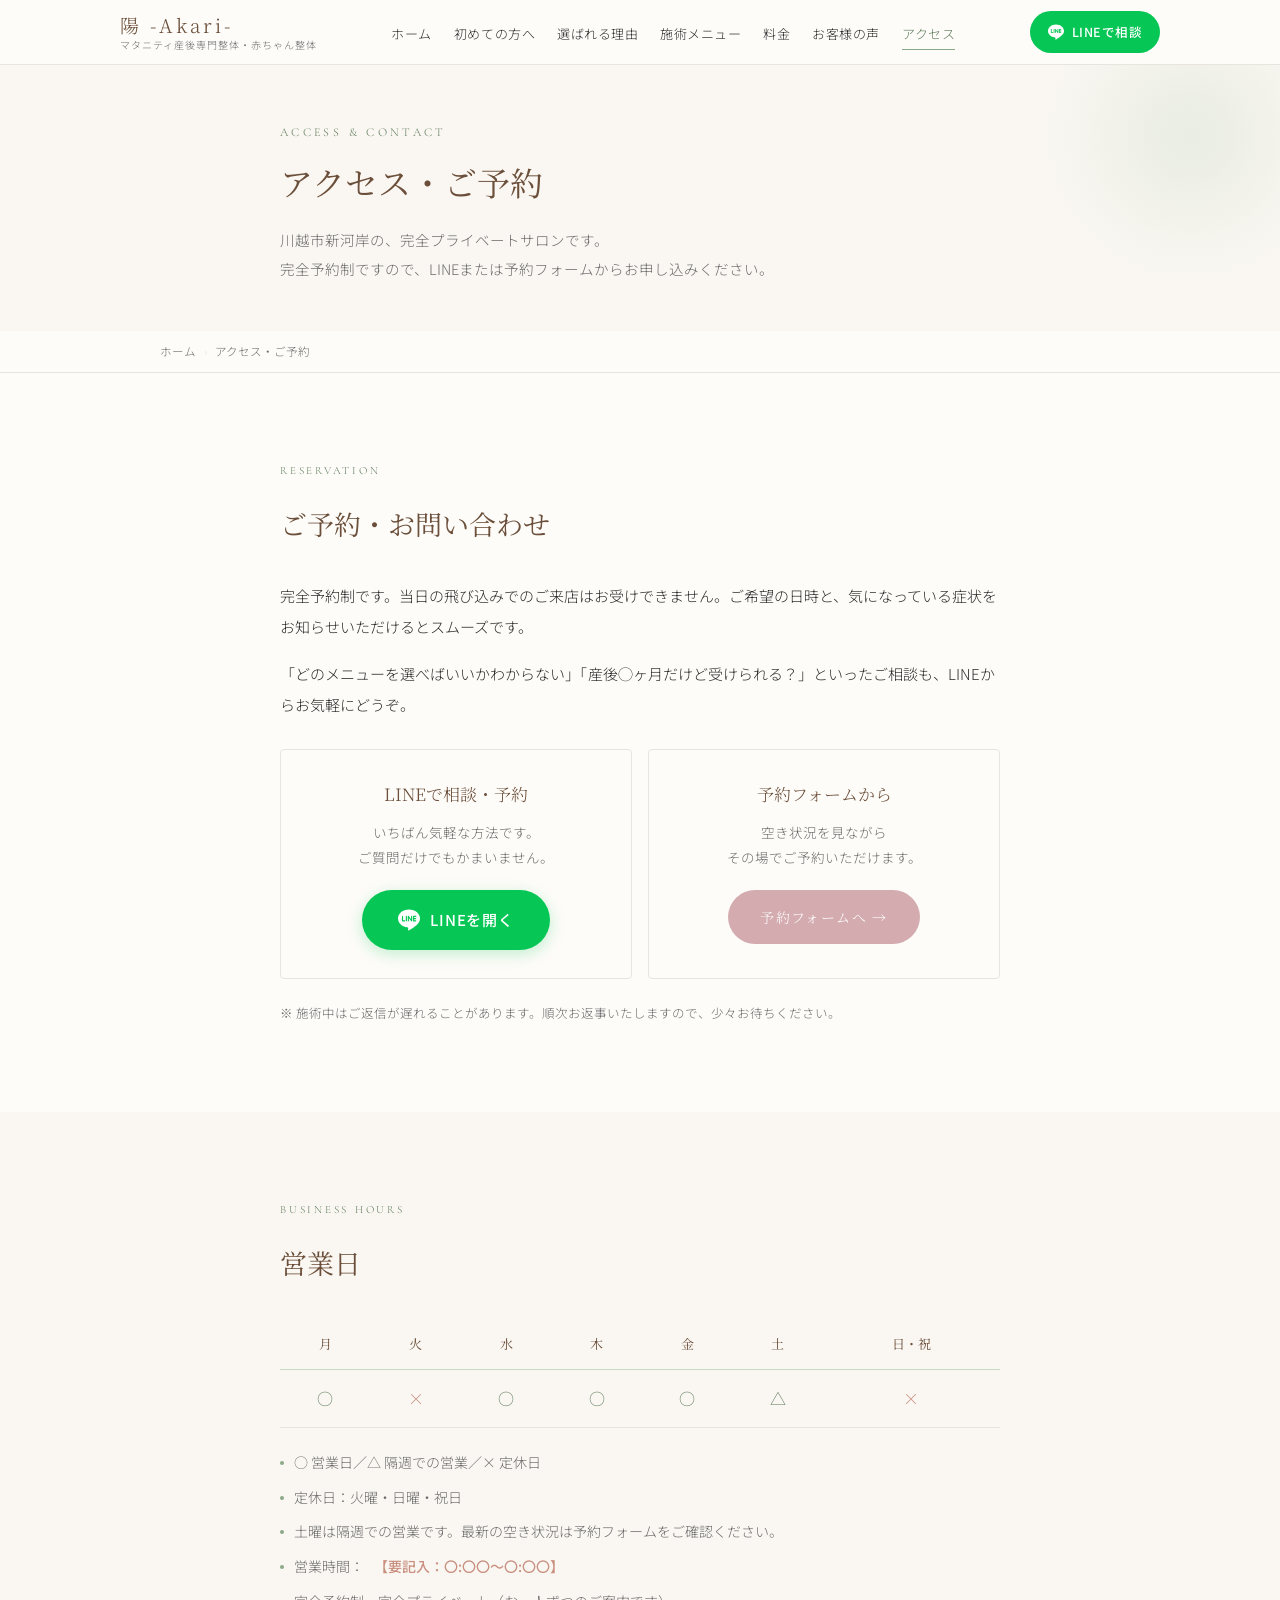
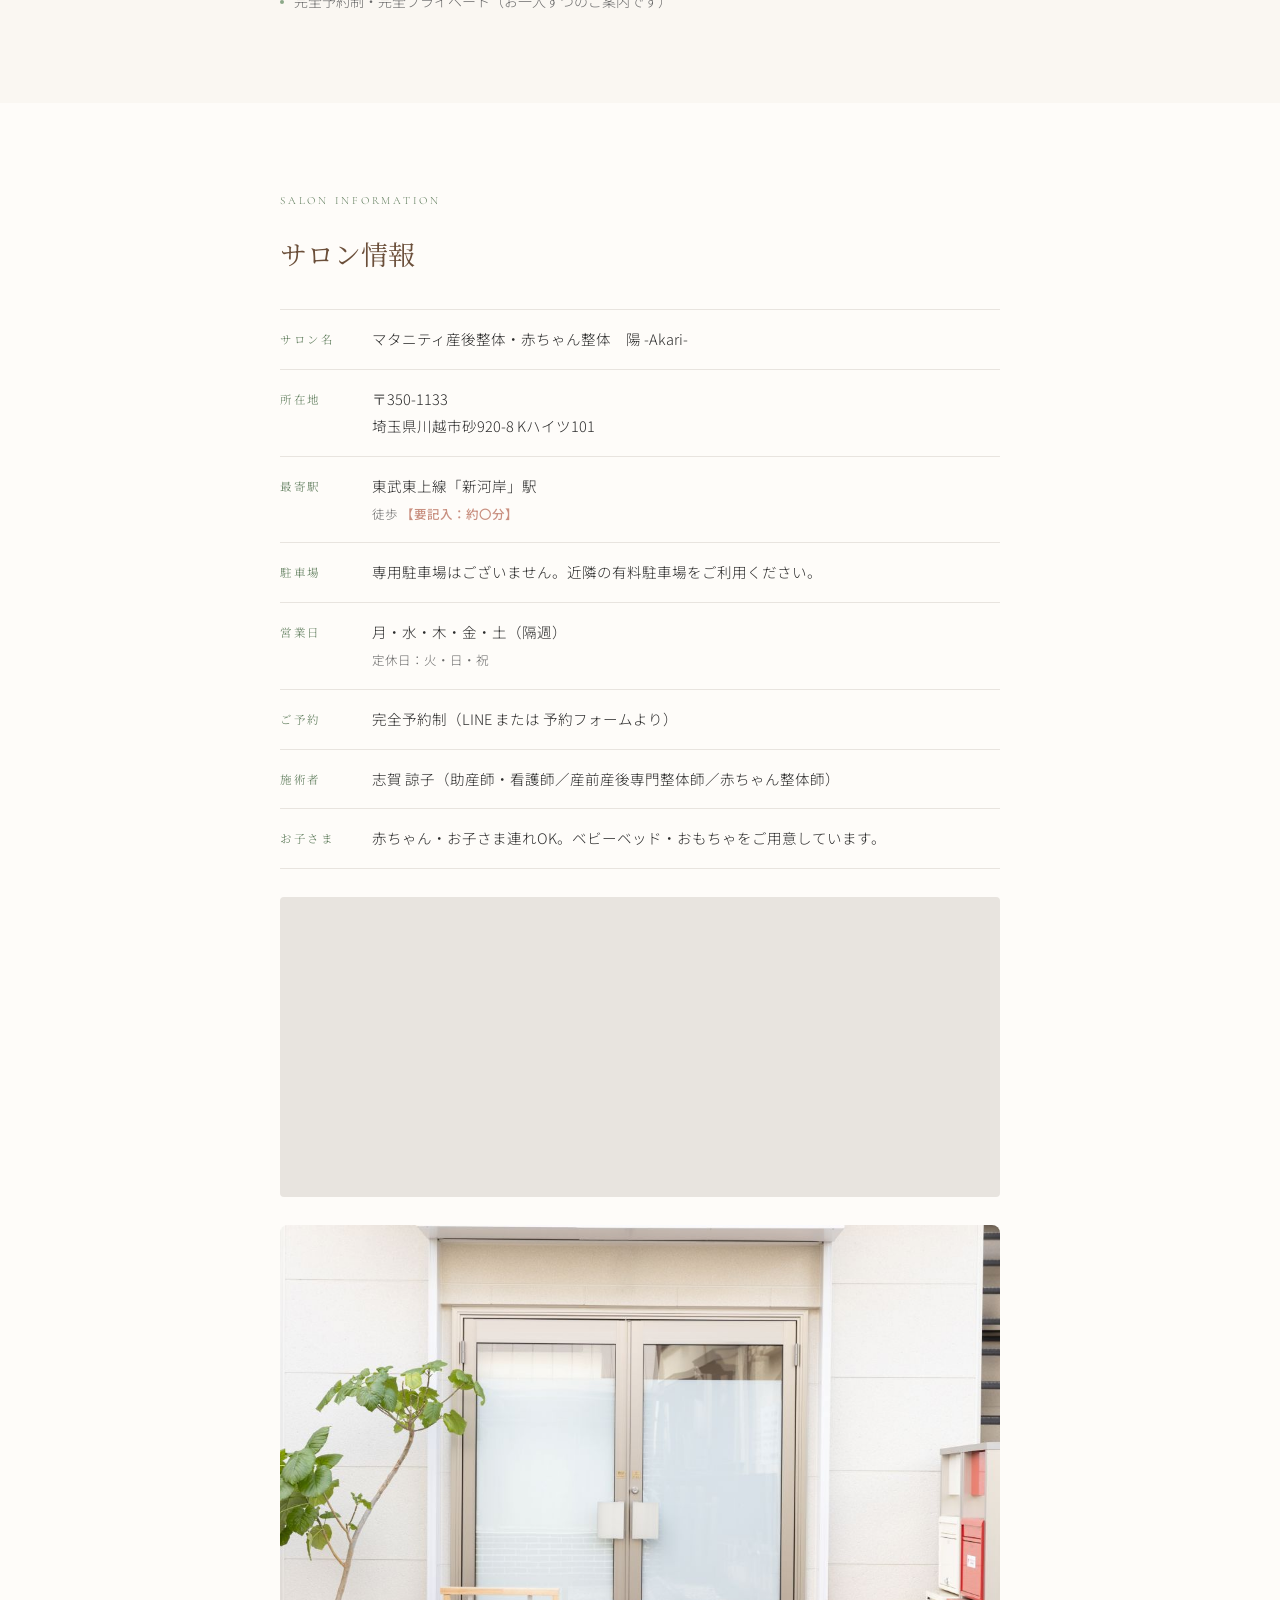
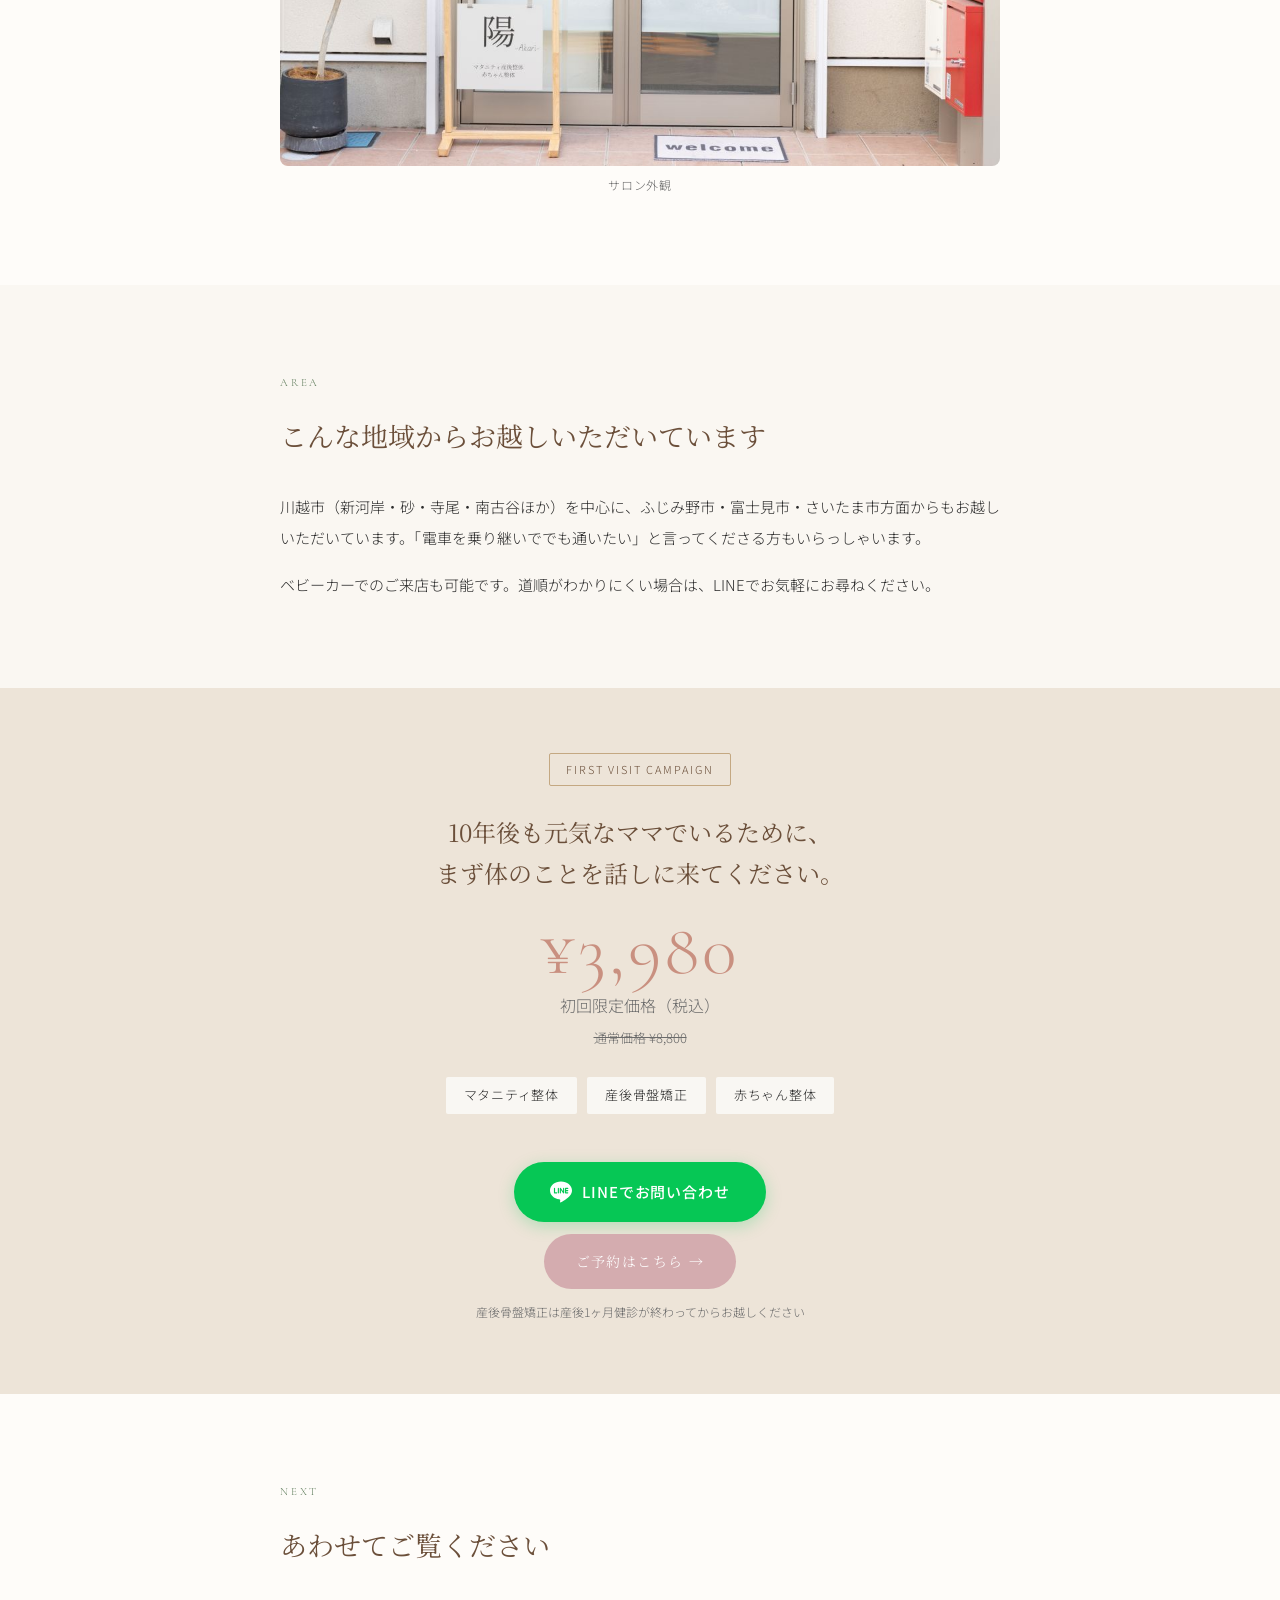
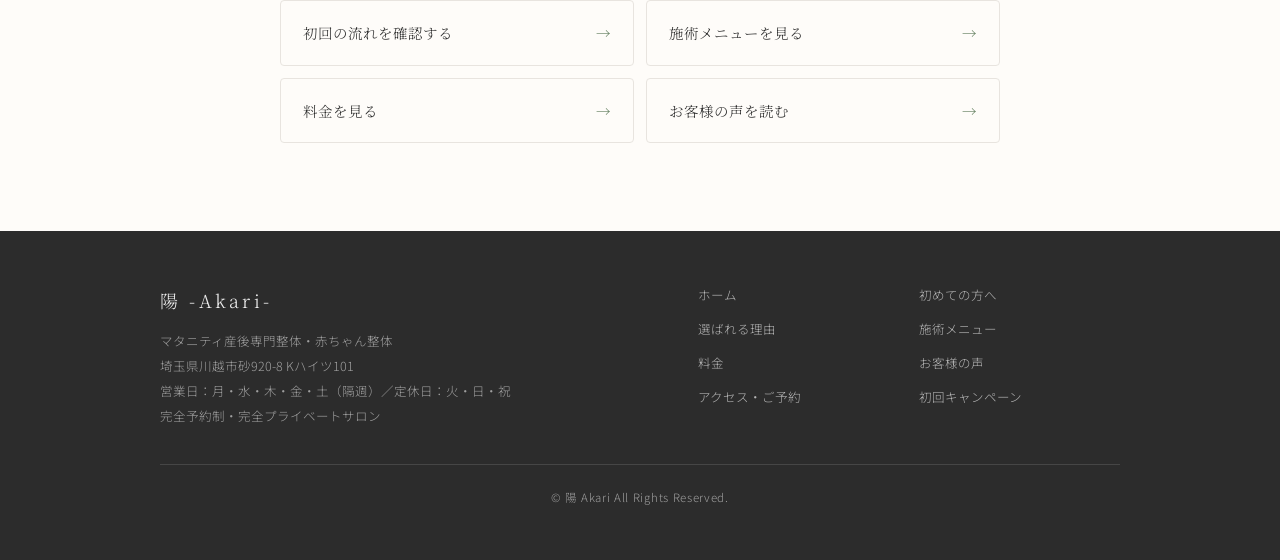
<file: hp/access.html>
<!DOCTYPE html>
<html lang="ja">
<head>
<meta charset="UTF-8">
<meta name="viewport" content="width=device-width, initial-scale=1.0">
<title>アクセス・ご予約｜陽 -Akari-（川越市新河岸）</title>
<meta name="description" content="陽 -Akari- へのアクセスとご予約方法。埼玉県川越市砂920-8 Kハイツ101。完全予約制、LINEまたは予約フォームからご予約いただけます。営業日：月・水・木・金・土（隔週）。">
<link rel="canonical" href="https://nabistyle1212-max.github.io/kurodo/hp/access.html">
<meta property="og:type" content="article">
<meta property="og:title" content="アクセス・ご予約｜陽 -Akari-">
<meta property="og:description" content="埼玉県川越市砂920-8 Kハイツ101。完全予約制。LINEまたは予約フォームから。">
<meta property="og:url" content="https://nabistyle1212-max.github.io/kurodo/hp/access.html">
<meta property="og:image" content="https://nabistyle1212-max.github.io/kurodo/images/hero.jpg">
<meta property="og:locale" content="ja_JP">
<link rel="preconnect" href="https://fonts.googleapis.com">
<link rel="preconnect" href="https://fonts.gstatic.com" crossorigin>
<link href="https://fonts.googleapis.com/css2?family=Noto+Serif+JP:wght@300;400;500;700&family=Noto+Sans+JP:wght@300;400;500&family=Cormorant+Garamond:ital,wght@0,300;0,400;1,300&display=swap" rel="stylesheet">
<link rel="stylesheet" href="assets/style.css">
<script>document.documentElement.classList.add('js');</script>
<style>
  .todo { color: var(--blush-dark); font-weight: 500; }
  .contact-choice { display: grid; grid-template-columns: 1fr; gap: 16px; }
  @media (min-width: 640px) { .contact-choice { grid-template-columns: 1fr 1fr; } }
  .contact-card {
    background: var(--warm-white);
    border: 1px solid var(--light-gray);
    border-radius: 4px;
    padding: 28px 26px;
    text-align: center;
  }
  .contact-card .t { font-family: var(--font-serif); font-size: 17px; color: var(--warm-brown); margin-bottom: 10px; }
  .contact-card .d { font-size: 13.5px; color: var(--mid-gray); line-height: 1.85; margin-bottom: 20px; }
</style>
</head>
<body>

<svg width="0" height="0" style="position:absolute" aria-hidden="true" focusable="false">
  <symbol id="ico-line" viewBox="0 0 24 24"><path d="M19.365 9.863c.349 0 .63.285.63.631 0 .345-.281.63-.63.63H17.61v1.125h1.755c.349 0 .63.283.63.63 0 .344-.281.629-.63.629h-2.386c-.345 0-.627-.285-.627-.629V8.108c0-.345.282-.63.63-.63h2.386c.346 0 .627.285.627.63 0 .349-.281.63-.63.63H17.61v1.125h1.755zm-3.855 3.016c0 .27-.174.51-.432.596-.064.021-.133.031-.199.031-.211 0-.391-.09-.51-.25l-2.443-3.317v2.94c0 .344-.279.629-.631.629-.346 0-.626-.285-.626-.629V8.108c0-.27.173-.51.43-.595.06-.023.136-.033.194-.033.195 0 .375.104.495.254l2.462 3.33V8.108c0-.345.282-.63.63-.63.345 0 .63.285.63.63v4.771zm-5.741 0c0 .344-.282.629-.631.629-.345 0-.627-.285-.627-.629V8.108c0-.345.282-.63.63-.63.346 0 .628.285.628.63v4.771zm-2.466.629H4.917c-.345 0-.63-.285-.63-.629V8.108c0-.345.285-.63.63-.63.348 0 .63.285.63.63v4.141h1.756c.348 0 .629.283.629.63 0 .344-.282.629-.629.629M24 10.314C24 4.943 18.615.572 12 .572S0 4.943 0 10.314c0 4.811 4.27 8.842 10.035 9.608.391.082.923.258 1.058.59.12.301.079.766.038 1.08l-.164 1.02c-.045.301-.24 1.186 1.049.645 1.291-.539 6.916-4.078 9.436-6.975C23.176 14.393 24 12.458 24 10.314"/></symbol>
</svg>

<header class="site-header">
  <div class="header-inner">
    <a class="logo" href="index.html">
      <span class="logo-name">陽 -Akari-</span>
      <span class="logo-sub">マタニティ産後専門整体・赤ちゃん整体</span>
    </a>
    <nav class="gnav" aria-label="メインメニュー">
      <ul>
        <li><a href="index.html">ホーム</a></li>
        <li><a href="first.html">初めての方へ</a></li>
        <li><a href="feature.html">選ばれる理由</a></li>
        <li><a href="menu.html">施術メニュー</a></li>
        <li><a href="price.html">料金</a></li>
        <li><a href="voice.html">お客様の声</a></li>
        <li><a href="access.html" aria-current="page">アクセス</a></li>
      </ul>
    </nav>
    <a class="header-cta" href="https://lin.ee/V1Rg8Bm" target="_blank" rel="noopener">
      <svg viewBox="0 0 24 24" aria-hidden="true"><use href="#ico-line"></use></svg>
      LINEで相談
    </a>
    <button class="nav-toggle" type="button" aria-expanded="false" aria-controls="drawer" aria-label="メニューを開く">
      <span></span><span></span><span></span>
    </button>
  </div>
</header>

<nav class="drawer" id="drawer" hidden aria-label="メニュー">
  <ul>
    <li><a href="index.html"><span class="en">Home</span>ホーム</a></li>
    <li><a href="first.html"><span class="en">First</span>初めての方へ</a></li>
    <li><a href="feature.html"><span class="en">Why</span>選ばれる理由</a></li>
    <li><a href="menu.html"><span class="en">Menu</span>施術メニュー</a></li>
    <li><a href="price.html"><span class="en">Price</span>料金</a></li>
    <li><a href="voice.html"><span class="en">Voice</span>お客様の声</a></li>
    <li><a href="access.html"><span class="en">Access</span>アクセス・ご予約</a></li>
  </ul>
  <div class="drawer-cta">
    <a class="btn-line" href="https://lin.ee/V1Rg8Bm" target="_blank" rel="noopener">
      <svg viewBox="0 0 24 24" aria-hidden="true"><use href="#ico-line"></use></svg>
      LINEでお問い合わせ
    </a>
    <a class="btn-reserve" href="https://reservia.jp/shop/reserve/926f805084?utm_source=route&amp;utm_medium=homepage&amp;utm_campaign=analysis&amp;reserve_via=homepage" target="_blank" rel="noopener">ご予約はこちら →</a>
  </div>
</nav>

<div class="page-hero">
  <div class="inner">
    <span class="en">Access &amp; Contact</span>
    <h1>アクセス・ご予約</h1>
    <p>川越市新河岸の、完全プライベートサロンです。<br>
    完全予約制ですので、LINEまたは予約フォームからお申し込みください。</p>
  </div>
</div>

<nav class="breadcrumb" aria-label="現在位置">
  <ol>
    <li><a href="index.html">ホーム</a></li>
    <li>アクセス・ご予約</li>
  </ol>
</nav>

<main>

<!-- ご予約方法 -->
<section class="bg-white">
  <div class="inner reveal">
    <span class="section-label">Reservation</span>
    <h2 class="sec-title">ご予約・お問い合わせ</h2>
    <div class="body-text" style="margin-bottom:28px;">
      <p>完全予約制です。当日の飛び込みでのご来店はお受けできません。ご希望の日時と、気になっている症状をお知らせいただけるとスムーズです。</p>
      <p>「どのメニューを選べばいいかわからない」「産後◯ヶ月だけど受けられる？」といったご相談も、LINEからお気軽にどうぞ。</p>
    </div>

    <div class="contact-choice">
      <div class="contact-card">
        <p class="t">LINEで相談・予約</p>
        <p class="d">いちばん気軽な方法です。<br>ご質問だけでもかまいません。</p>
        <a class="btn-line" href="https://lin.ee/V1Rg8Bm" target="_blank" rel="noopener">
          <svg viewBox="0 0 24 24" aria-hidden="true"><use href="#ico-line"></use></svg>
          LINEを開く
        </a>
      </div>
      <div class="contact-card">
        <p class="t">予約フォームから</p>
        <p class="d">空き状況を見ながら<br>その場でご予約いただけます。</p>
        <a class="btn-reserve" href="https://reservia.jp/shop/reserve/926f805084?utm_source=route&amp;utm_medium=homepage&amp;utm_campaign=analysis&amp;reserve_via=homepage" target="_blank" rel="noopener">予約フォームへ →</a>
      </div>
    </div>

    <p class="note-sm" style="margin-top:22px;">
      ※ 施術中はご返信が遅れることがあります。順次お返事いたしますので、少々お待ちください。
    </p>
  </div>
</section>

<!-- 営業日 -->
<section class="bg-cream">
  <div class="inner reveal">
    <span class="section-label">Business Hours</span>
    <h2 class="sec-title">営業日</h2>
    <div class="table-scroll">
      <table class="hours-table">
        <thead>
          <tr>
            <th scope="col">月</th>
            <th scope="col">火</th>
            <th scope="col">水</th>
            <th scope="col">木</th>
            <th scope="col">金</th>
            <th scope="col">土</th>
            <th scope="col">日・祝</th>
          </tr>
        </thead>
        <tbody>
          <tr>
            <td class="open">○</td>
            <td class="closed">×</td>
            <td class="open">○</td>
            <td class="open">○</td>
            <td class="open">○</td>
            <td class="open">△</td>
            <td class="closed">×</td>
          </tr>
        </tbody>
      </table>
    </div>
    <ul class="dot-list" style="margin-top:22px;">
      <li>○ 営業日／△ 隔週での営業／× 定休日</li>
      <li>定休日：火曜・日曜・祝日</li>
      <li>土曜は隔週での営業です。最新の空き状況は予約フォームをご確認ください。</li>
      <li>営業時間：<span class="todo">【要記入：〇:〇〇〜〇:〇〇】</span></li>
      <li>完全予約制・完全プライベート（お一人ずつのご案内です）</li>
    </ul>
  </div>
</section>

<!-- サロン情報 -->
<section class="bg-white">
  <div class="inner reveal">
    <span class="section-label">Salon Information</span>
    <h2 class="sec-title">サロン情報</h2>
    <div class="info-row">
      <span class="info-label">サロン名</span>
      <span>マタニティ産後整体・赤ちゃん整体　陽 -Akari-</span>
    </div>
    <div class="info-row">
      <span class="info-label">所在地</span>
      <span>〒350-1133<br>埼玉県川越市砂920-8 Kハイツ101</span>
    </div>
    <div class="info-row">
      <span class="info-label">最寄駅</span>
      <span>東武東上線「新河岸」駅<br><span class="note-sm">徒歩 <span class="todo">【要記入：約〇分】</span></span></span>
    </div>
    <div class="info-row">
      <span class="info-label">駐車場</span>
      <span>専用駐車場はございません。近隣の有料駐車場をご利用ください。</span>
    </div>
    <div class="info-row">
      <span class="info-label">営業日</span>
      <span>月・水・木・金・土（隔週）<br><span class="note-sm">定休日：火・日・祝</span></span>
    </div>
    <div class="info-row">
      <span class="info-label">ご予約</span>
      <span>完全予約制（LINE または 予約フォームより）</span>
    </div>
    <div class="info-row">
      <span class="info-label">施術者</span>
      <span>志賀 諒子（助産師・看護師／産前産後専門整体師／赤ちゃん整体師）</span>
    </div>
    <div class="info-row">
      <span class="info-label">お子さま</span>
      <span>赤ちゃん・お子さま連れOK。ベビーベッド・おもちゃをご用意しています。</span>
    </div>

    <div class="map-wrap">
      <iframe src="https://www.google.com/maps/embed?pb=!1m18!1m12!1m3!1d812.8!2d139.4966964!3d35.8903484!2m3!1f0!2f0!3f0!3m2!1i1024!2i768!4f13.1!3m3!1m2!1s0x6018db4cb82645d7%3A0x98fbf939dae7a98e!2z44Oe44K_44OL44OG44Kj55iC5b6M5pW054ip44O744Gq44Gh44KD44KT5pW054ip5L2T!5e0!3m2!1sja!2sjp!4v1" loading="lazy" referrerpolicy="no-referrer-when-downgrade" allowfullscreen title="陽 -Akari- の地図"></iframe>
    </div>

    <div class="photo" style="margin-top:8px;">
      <img src="../images/hero.jpg" alt="陽 -Akari- サロン外観" width="1200" height="800">
    </div>
    <p class="photo-cap">サロン外観</p>
  </div>
</section>

<!-- 対応エリア -->
<section class="bg-cream">
  <div class="inner reveal">
    <span class="section-label">Area</span>
    <h2 class="sec-title">こんな地域からお越しいただいています</h2>
    <div class="body-text">
      <p>川越市（新河岸・砂・寺尾・南古谷ほか）を中心に、ふじみ野市・富士見市・さいたま市方面からもお越しいただいています。「電車を乗り継いででも通いたい」と言ってくださる方もいらっしゃいます。</p>
      <p>ベビーカーでのご来店も可能です。道順がわかりにくい場合は、LINEでお気軽にお尋ねください。</p>
    </div>
  </div>
</section>

<!-- CTA -->
<section class="cta-section offer">
  <div class="inner reveal">
    <span class="offer-tag">FIRST VISIT CAMPAIGN</span>
    <h2 class="offer-title">10年後も元気なママでいるために、<br>まず体のことを話しに来てください。</h2>
    <p class="offer-price">¥3,980</p>
    <p class="offer-unit">初回限定価格（税込）</p>
    <p class="offer-original">通常価格 ¥8,800</p>
    <div class="offer-menu">
      <span>マタニティ整体</span>
      <span>産後骨盤矯正</span>
      <span>赤ちゃん整体</span>
    </div>
    <div class="cta-block">
      <a class="btn-line" href="https://lin.ee/V1Rg8Bm" target="_blank" rel="noopener">
        <svg viewBox="0 0 24 24" aria-hidden="true"><use href="#ico-line"></use></svg>
        LINEでお問い合わせ
      </a>
      <a class="btn-reserve" href="https://reservia.jp/shop/reserve/926f805084?utm_source=route&amp;utm_medium=homepage&amp;utm_campaign=analysis&amp;reserve_via=homepage" target="_blank" rel="noopener">ご予約はこちら →</a>
      <p class="note">産後骨盤矯正は産後1ヶ月健診が終わってからお越しください</p>
    </div>
  </div>
</section>

<section class="bg-white">
  <div class="inner reveal">
    <span class="section-label">Next</span>
    <h2 class="sec-title">あわせてご覧ください</h2>
    <div class="next-links">
      <a class="next-link" href="first.html">初回の流れを確認する</a>
      <a class="next-link" href="menu.html">施術メニューを見る</a>
      <a class="next-link" href="price.html">料金を見る</a>
      <a class="next-link" href="voice.html">お客様の声を読む</a>
    </div>
  </div>
</section>

</main>

<footer class="site-footer">
  <div class="footer-inner">
    <div class="footer-top">
      <div>
        <p class="footer-name">陽 -Akari-</p>
        <p class="footer-desc">
          マタニティ産後専門整体・赤ちゃん整体<br>
          埼玉県川越市砂920-8 Kハイツ101<br>
          営業日：月・水・木・金・土（隔週）／定休日：火・日・祝<br>
          完全予約制・完全プライベートサロン
        </p>
      </div>
      <nav aria-label="フッターメニュー">
        <ul class="footer-nav">
          <li><a href="index.html">ホーム</a></li>
          <li><a href="first.html">初めての方へ</a></li>
          <li><a href="feature.html">選ばれる理由</a></li>
          <li><a href="menu.html">施術メニュー</a></li>
          <li><a href="price.html">料金</a></li>
          <li><a href="voice.html">お客様の声</a></li>
          <li><a href="access.html">アクセス・ご予約</a></li>
          <li><a href="../">初回キャンペーン</a></li>
        </ul>
      </nav>
    </div>
    <div class="footer-bottom">© 陽 Akari All Rights Reserved.</div>
  </div>
</footer>

<div class="fixed-cta">
  <a class="line" href="https://lin.ee/V1Rg8Bm" target="_blank" rel="noopener">
    <svg viewBox="0 0 24 24" aria-hidden="true"><use href="#ico-line"></use></svg>
    LINEで相談
  </a>
  <a class="reserve" href="https://reservia.jp/shop/reserve/926f805084?utm_source=route&amp;utm_medium=homepage&amp;utm_campaign=analysis&amp;reserve_via=homepage" target="_blank" rel="noopener">ご予約</a>
</div>

<script type="application/ld+json">
{
  "@context": "https://schema.org",
  "@type": "HealthAndBeautyBusiness",
  "name": "陽 -Akari-",
  "url": "https://nabistyle1212-max.github.io/kurodo/hp/",
  "image": "https://nabistyle1212-max.github.io/kurodo/images/hero.jpg",
  "address": {
    "@type": "PostalAddress",
    "postalCode": "350-1133",
    "streetAddress": "砂920-8 Kハイツ101",
    "addressLocality": "川越市",
    "addressRegion": "埼玉県",
    "addressCountry": "JP"
  },
  "geo": { "@type": "GeoCoordinates", "latitude": 35.8903484, "longitude": 139.4966964 },
  "openingHoursSpecification": [
    { "@type": "OpeningHoursSpecification", "dayOfWeek": ["Monday", "Wednesday", "Thursday", "Friday", "Saturday"] }
  ],
  "sameAs": ["https://lin.ee/V1Rg8Bm"]
}
</script>
<script src="assets/site.js" defer></script>
</body>
</html>
</file>
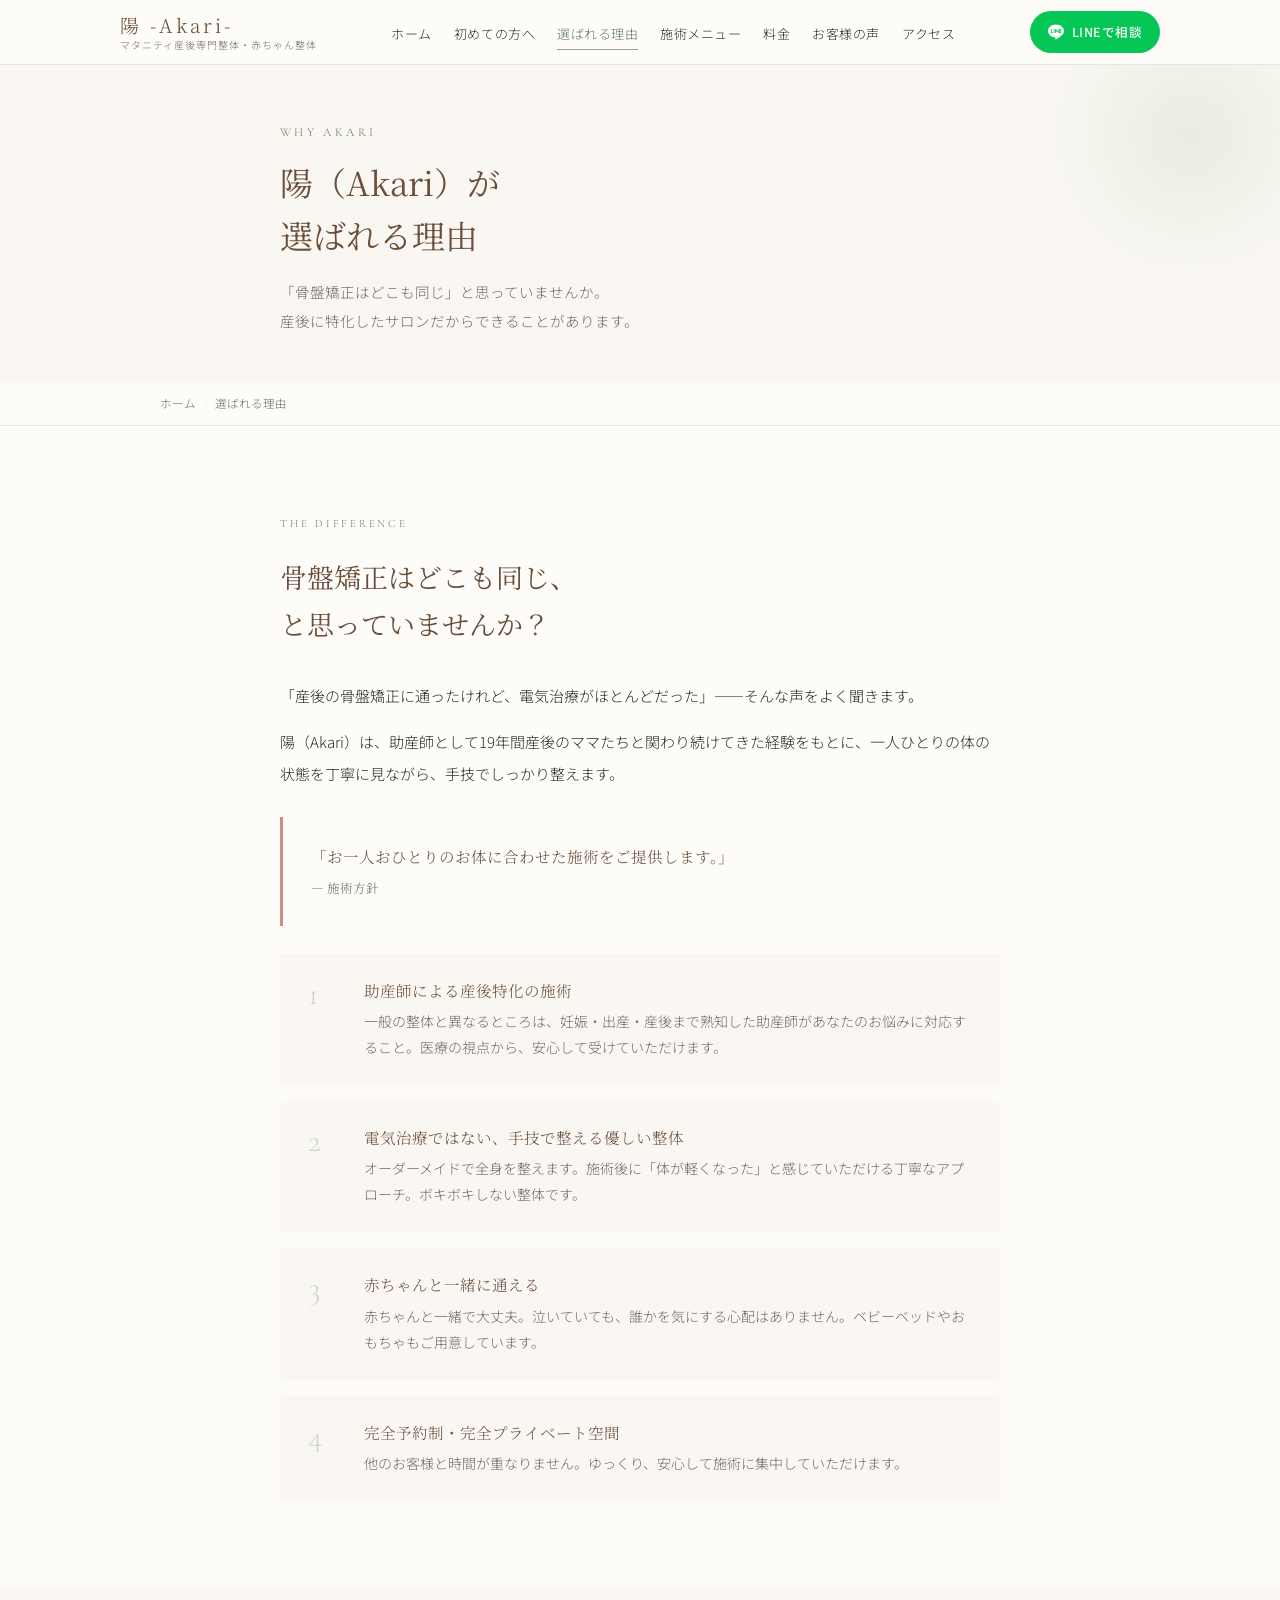
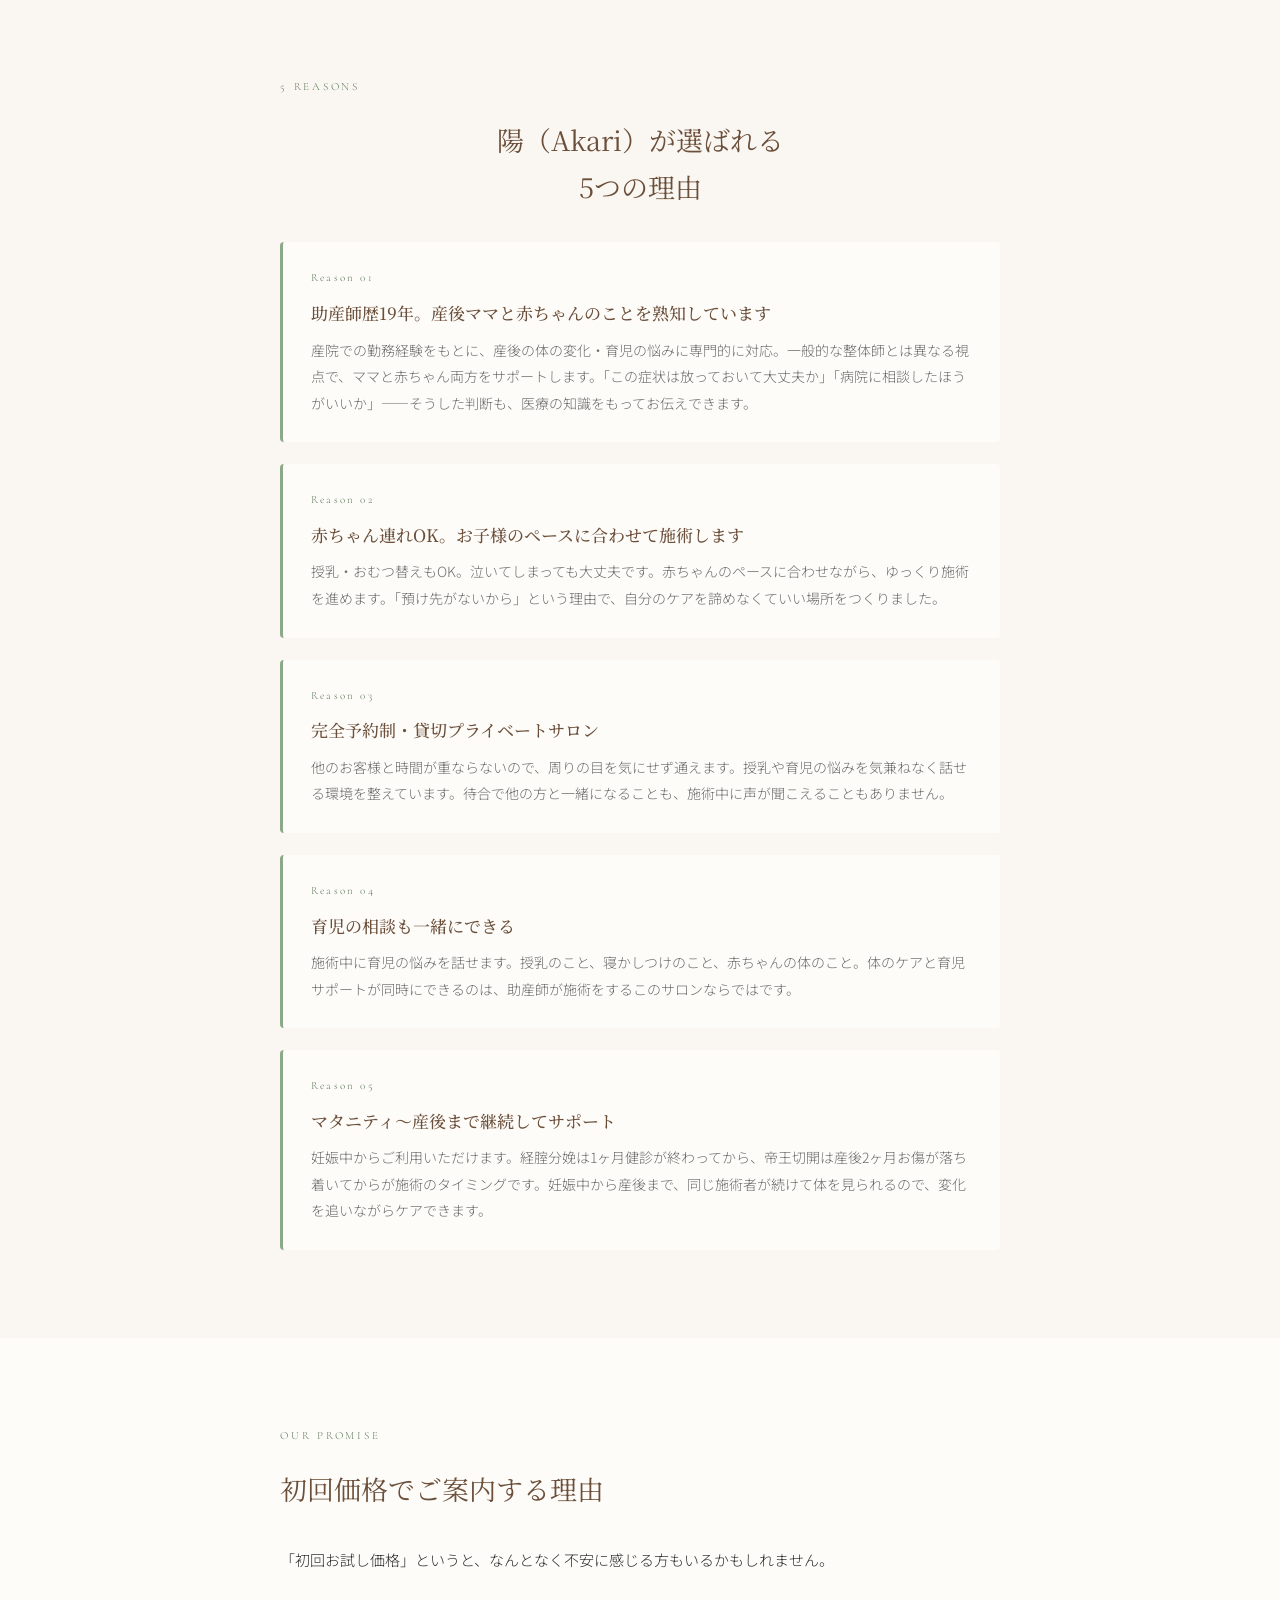
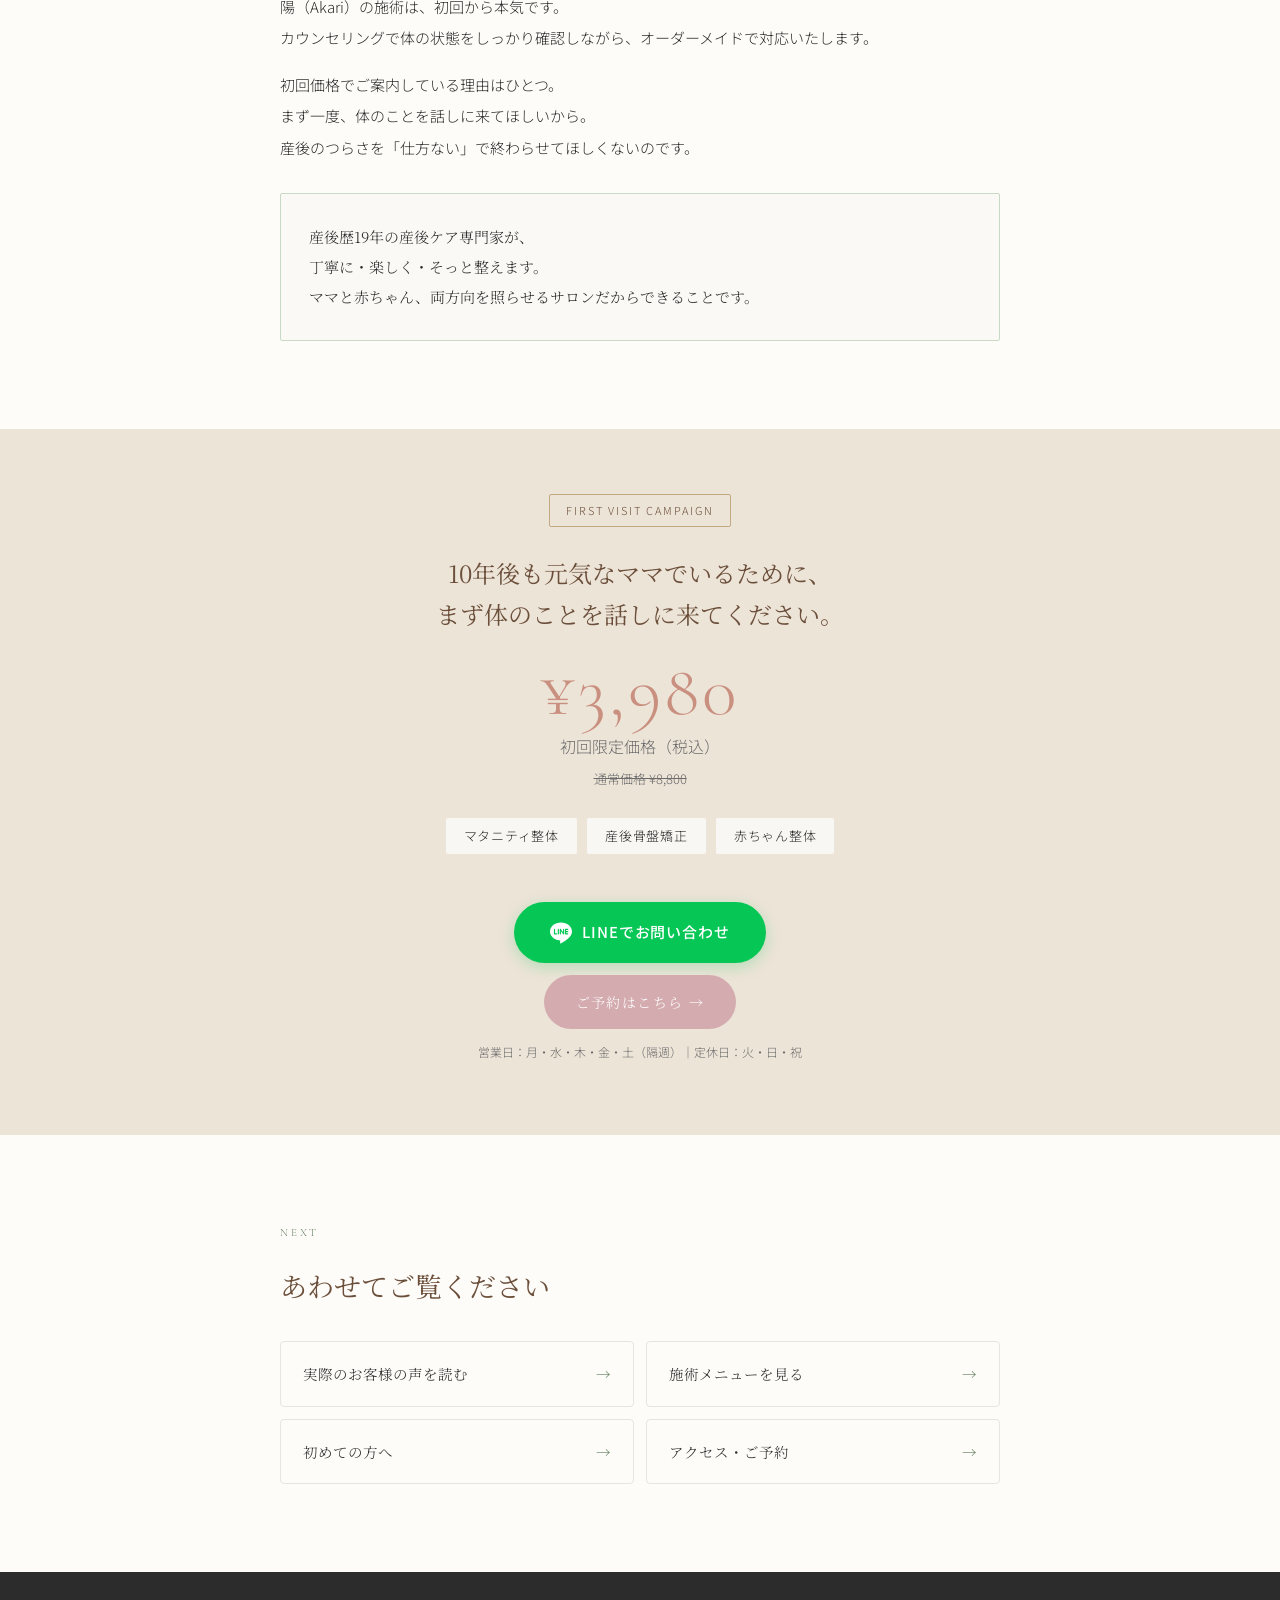
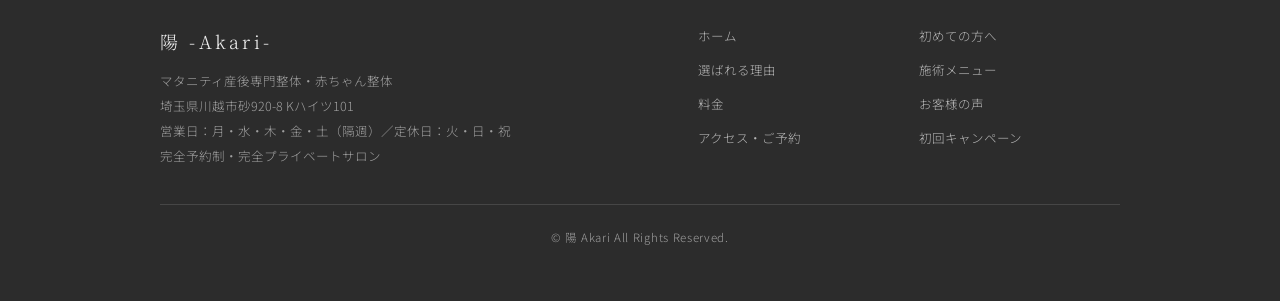
<file: hp/feature.html>
<!DOCTYPE html>
<html lang="ja">
<head>
<meta charset="UTF-8">
<meta name="viewport" content="width=device-width, initial-scale=1.0">
<title>選ばれる理由｜陽 -Akari-（川越・新河岸の産後ケアサロン）</title>
<meta name="description" content="助産師歴19年・電気治療ではなく手技・赤ちゃん連れOK・完全予約制の貸切プライベート空間。川越市新河岸の産後ケアサロン 陽 -Akari- が選ばれる5つの理由と、一般的な整体院との違いをご紹介します。">
<link rel="canonical" href="https://nabistyle1212-max.github.io/kurodo/hp/feature.html">
<meta property="og:type" content="article">
<meta property="og:title" content="選ばれる理由｜陽 -Akari-">
<meta property="og:description" content="助産師歴19年・手技での施術・赤ちゃん連れOK・完全予約制。陽 -Akari- が選ばれる5つの理由。">
<meta property="og:url" content="https://nabistyle1212-max.github.io/kurodo/hp/feature.html">
<meta property="og:image" content="https://nabistyle1212-max.github.io/kurodo/images/review-photo.jpg">
<meta property="og:locale" content="ja_JP">
<link rel="preconnect" href="https://fonts.googleapis.com">
<link rel="preconnect" href="https://fonts.gstatic.com" crossorigin>
<link href="https://fonts.googleapis.com/css2?family=Noto+Serif+JP:wght@300;400;500;700&family=Noto+Sans+JP:wght@300;400;500&family=Cormorant+Garamond:ital,wght@0,300;0,400;1,300&display=swap" rel="stylesheet">
<link rel="stylesheet" href="assets/style.css">
<script>document.documentElement.classList.add('js');</script>
</head>
<body>

<svg width="0" height="0" style="position:absolute" aria-hidden="true" focusable="false">
  <symbol id="ico-line" viewBox="0 0 24 24"><path d="M19.365 9.863c.349 0 .63.285.63.631 0 .345-.281.63-.63.63H17.61v1.125h1.755c.349 0 .63.283.63.63 0 .344-.281.629-.63.629h-2.386c-.345 0-.627-.285-.627-.629V8.108c0-.345.282-.63.63-.63h2.386c.346 0 .627.285.627.63 0 .349-.281.63-.63.63H17.61v1.125h1.755zm-3.855 3.016c0 .27-.174.51-.432.596-.064.021-.133.031-.199.031-.211 0-.391-.09-.51-.25l-2.443-3.317v2.94c0 .344-.279.629-.631.629-.346 0-.626-.285-.626-.629V8.108c0-.27.173-.51.43-.595.06-.023.136-.033.194-.033.195 0 .375.104.495.254l2.462 3.33V8.108c0-.345.282-.63.63-.63.345 0 .63.285.63.63v4.771zm-5.741 0c0 .344-.282.629-.631.629-.345 0-.627-.285-.627-.629V8.108c0-.345.282-.63.63-.63.346 0 .628.285.628.63v4.771zm-2.466.629H4.917c-.345 0-.63-.285-.63-.629V8.108c0-.345.285-.63.63-.63.348 0 .63.285.63.63v4.141h1.756c.348 0 .629.283.629.63 0 .344-.282.629-.629.629M24 10.314C24 4.943 18.615.572 12 .572S0 4.943 0 10.314c0 4.811 4.27 8.842 10.035 9.608.391.082.923.258 1.058.59.12.301.079.766.038 1.08l-.164 1.02c-.045.301-.24 1.186 1.049.645 1.291-.539 6.916-4.078 9.436-6.975C23.176 14.393 24 12.458 24 10.314"/></symbol>
</svg>

<header class="site-header">
  <div class="header-inner">
    <a class="logo" href="index.html">
      <span class="logo-name">陽 -Akari-</span>
      <span class="logo-sub">マタニティ産後専門整体・赤ちゃん整体</span>
    </a>
    <nav class="gnav" aria-label="メインメニュー">
      <ul>
        <li><a href="index.html">ホーム</a></li>
        <li><a href="first.html">初めての方へ</a></li>
        <li><a href="feature.html" aria-current="page">選ばれる理由</a></li>
        <li><a href="menu.html">施術メニュー</a></li>
        <li><a href="price.html">料金</a></li>
        <li><a href="voice.html">お客様の声</a></li>
        <li><a href="access.html">アクセス</a></li>
      </ul>
    </nav>
    <a class="header-cta" href="https://lin.ee/V1Rg8Bm" target="_blank" rel="noopener">
      <svg viewBox="0 0 24 24" aria-hidden="true"><use href="#ico-line"></use></svg>
      LINEで相談
    </a>
    <button class="nav-toggle" type="button" aria-expanded="false" aria-controls="drawer" aria-label="メニューを開く">
      <span></span><span></span><span></span>
    </button>
  </div>
</header>

<nav class="drawer" id="drawer" hidden aria-label="メニュー">
  <ul>
    <li><a href="index.html"><span class="en">Home</span>ホーム</a></li>
    <li><a href="first.html"><span class="en">First</span>初めての方へ</a></li>
    <li><a href="feature.html"><span class="en">Why</span>選ばれる理由</a></li>
    <li><a href="menu.html"><span class="en">Menu</span>施術メニュー</a></li>
    <li><a href="price.html"><span class="en">Price</span>料金</a></li>
    <li><a href="voice.html"><span class="en">Voice</span>お客様の声</a></li>
    <li><a href="access.html"><span class="en">Access</span>アクセス・ご予約</a></li>
  </ul>
  <div class="drawer-cta">
    <a class="btn-line" href="https://lin.ee/V1Rg8Bm" target="_blank" rel="noopener">
      <svg viewBox="0 0 24 24" aria-hidden="true"><use href="#ico-line"></use></svg>
      LINEでお問い合わせ
    </a>
    <a class="btn-reserve" href="https://reservia.jp/shop/reserve/926f805084?utm_source=route&amp;utm_medium=homepage&amp;utm_campaign=analysis&amp;reserve_via=homepage" target="_blank" rel="noopener">ご予約はこちら →</a>
  </div>
</nav>

<div class="page-hero">
  <div class="inner">
    <span class="en">Why Akari</span>
    <h1>陽（Akari）が<br>選ばれる理由</h1>
    <p>「骨盤矯正はどこも同じ」と思っていませんか。<br>
    産後に特化したサロンだからできることがあります。</p>
  </div>
</div>

<nav class="breadcrumb" aria-label="現在位置">
  <ol>
    <li><a href="index.html">ホーム</a></li>
    <li>選ばれる理由</li>
  </ol>
</nav>

<main>

<!-- 他院との違い -->
<section class="bg-white">
  <div class="inner reveal">
    <span class="section-label">The Difference</span>
    <h2 class="sec-title">骨盤矯正はどこも同じ、<br>と思っていませんか？</h2>
    <div class="body-text">
      <p>「産後の骨盤矯正に通ったけれど、電気治療がほとんどだった」——そんな声をよく聞きます。</p>
      <p>陽（Akari）は、助産師として19年間産後のママたちと関わり続けてきた経験をもとに、一人ひとりの体の状態を丁寧に見ながら、手技でしっかり整えます。</p>
    </div>
    <div class="quote-box" style="margin:28px 0;">
      「お一人おひとりのお体に合わせた施術をご提供します。」<br>
      <span class="note-sm">— 施術方針</span>
    </div>
    <div class="card-grid" style="gap:16px;">
      <div class="num-card">
        <div class="num">1</div>
        <div>
          <p class="t">助産師による産後特化の施術</p>
          <p class="d">一般の整体と異なるところは、妊娠・出産・産後まで熟知した助産師があなたのお悩みに対応すること。医療の視点から、安心して受けていただけます。</p>
        </div>
      </div>
      <div class="num-card">
        <div class="num">2</div>
        <div>
          <p class="t">電気治療ではない、手技で整える優しい整体</p>
          <p class="d">オーダーメイドで全身を整えます。施術後に「体が軽くなった」と感じていただける丁寧なアプローチ。ボキボキしない整体です。</p>
        </div>
      </div>
      <div class="num-card">
        <div class="num">3</div>
        <div>
          <p class="t">赤ちゃんと一緒に通える</p>
          <p class="d">赤ちゃんと一緒で大丈夫。泣いていても、誰かを気にする心配はありません。ベビーベッドやおもちゃもご用意しています。</p>
        </div>
      </div>
      <div class="num-card">
        <div class="num">4</div>
        <div>
          <p class="t">完全予約制・完全プライベート空間</p>
          <p class="d">他のお客様と時間が重なりません。ゆっくり、安心して施術に集中していただけます。</p>
        </div>
      </div>
    </div>
  </div>
</section>

<!-- 5つの理由 -->
<section class="bg-cream">
  <div class="inner reveal">
    <span class="section-label">5 Reasons</span>
    <h2 class="sec-title center">陽（Akari）が選ばれる<br>5つの理由</h2>
    <div class="card-grid" style="gap:22px;">
      <div class="reason-item">
        <span class="reason-num">Reason 01</span>
        <h3 class="reason-title">助産師歴19年。産後ママと赤ちゃんのことを熟知しています</h3>
        <p class="reason-desc">産院での勤務経験をもとに、産後の体の変化・育児の悩みに専門的に対応。一般的な整体師とは異なる視点で、ママと赤ちゃん両方をサポートします。「この症状は放っておいて大丈夫か」「病院に相談したほうがいいか」——そうした判断も、医療の知識をもってお伝えできます。</p>
      </div>
      <div class="reason-item">
        <span class="reason-num">Reason 02</span>
        <h3 class="reason-title">赤ちゃん連れOK。お子様のペースに合わせて施術します</h3>
        <p class="reason-desc">授乳・おむつ替えもOK。泣いてしまっても大丈夫です。赤ちゃんのペースに合わせながら、ゆっくり施術を進めます。「預け先がないから」という理由で、自分のケアを諦めなくていい場所をつくりました。</p>
      </div>
      <div class="reason-item">
        <span class="reason-num">Reason 03</span>
        <h3 class="reason-title">完全予約制・貸切プライベートサロン</h3>
        <p class="reason-desc">他のお客様と時間が重ならないので、周りの目を気にせず通えます。授乳や育児の悩みを気兼ねなく話せる環境を整えています。待合で他の方と一緒になることも、施術中に声が聞こえることもありません。</p>
      </div>
      <div class="reason-item">
        <span class="reason-num">Reason 04</span>
        <h3 class="reason-title">育児の相談も一緒にできる</h3>
        <p class="reason-desc">施術中に育児の悩みを話せます。授乳のこと、寝かしつけのこと、赤ちゃんの体のこと。体のケアと育児サポートが同時にできるのは、助産師が施術をするこのサロンならではです。</p>
      </div>
      <div class="reason-item">
        <span class="reason-num">Reason 05</span>
        <h3 class="reason-title">マタニティ〜産後まで継続してサポート</h3>
        <p class="reason-desc">妊娠中からご利用いただけます。経腟分娩は1ヶ月健診が終わってから、帝王切開は産後2ヶ月お傷が落ち着いてからが施術のタイミングです。妊娠中から産後まで、同じ施術者が続けて体を見られるので、変化を追いながらケアできます。</p>
      </div>
    </div>
  </div>
</section>

<!-- 初回価格の理由 -->
<section class="bg-white">
  <div class="inner reveal">
    <span class="section-label">Our Promise</span>
    <h2 class="sec-title">初回価格でご案内する理由</h2>
    <div class="body-text">
      <p>「初回お試し価格」というと、なんとなく不安に感じる方もいるかもしれません。</p>
      <p>陽（Akari）の施術は、初回から本気です。<br>カウンセリングで体の状態をしっかり確認しながら、オーダーメイドで対応いたします。</p>
      <p>初回価格でご案内している理由はひとつ。<br>まず一度、体のことを話しに来てほしいから。<br>産後のつらさを「仕方ない」で終わらせてほしくないのです。</p>
    </div>
    <div class="promise-box" style="margin-top:30px;">
      産後歴19年の産後ケア専門家が、<br>
      丁寧に・楽しく・そっと整えます。<br>
      ママと赤ちゃん、両方向を照らせるサロンだからできることです。
    </div>
  </div>
</section>

<!-- CTA -->
<section class="cta-section offer">
  <div class="inner reveal">
    <span class="offer-tag">FIRST VISIT CAMPAIGN</span>
    <h2 class="offer-title">10年後も元気なママでいるために、<br>まず体のことを話しに来てください。</h2>
    <p class="offer-price">¥3,980</p>
    <p class="offer-unit">初回限定価格（税込）</p>
    <p class="offer-original">通常価格 ¥8,800</p>
    <div class="offer-menu">
      <span>マタニティ整体</span>
      <span>産後骨盤矯正</span>
      <span>赤ちゃん整体</span>
    </div>
    <div class="cta-block">
      <a class="btn-line" href="https://lin.ee/V1Rg8Bm" target="_blank" rel="noopener">
        <svg viewBox="0 0 24 24" aria-hidden="true"><use href="#ico-line"></use></svg>
        LINEでお問い合わせ
      </a>
      <a class="btn-reserve" href="https://reservia.jp/shop/reserve/926f805084?utm_source=route&amp;utm_medium=homepage&amp;utm_campaign=analysis&amp;reserve_via=homepage" target="_blank" rel="noopener">ご予約はこちら →</a>
      <p class="note">営業日：月・水・木・金・土（隔週）｜定休日：火・日・祝</p>
    </div>
  </div>
</section>

<section class="bg-white">
  <div class="inner reveal">
    <span class="section-label">Next</span>
    <h2 class="sec-title">あわせてご覧ください</h2>
    <div class="next-links">
      <a class="next-link" href="voice.html">実際のお客様の声を読む</a>
      <a class="next-link" href="menu.html">施術メニューを見る</a>
      <a class="next-link" href="first.html">初めての方へ</a>
      <a class="next-link" href="access.html">アクセス・ご予約</a>
    </div>
  </div>
</section>

</main>

<footer class="site-footer">
  <div class="footer-inner">
    <div class="footer-top">
      <div>
        <p class="footer-name">陽 -Akari-</p>
        <p class="footer-desc">
          マタニティ産後専門整体・赤ちゃん整体<br>
          埼玉県川越市砂920-8 Kハイツ101<br>
          営業日：月・水・木・金・土（隔週）／定休日：火・日・祝<br>
          完全予約制・完全プライベートサロン
        </p>
      </div>
      <nav aria-label="フッターメニュー">
        <ul class="footer-nav">
          <li><a href="index.html">ホーム</a></li>
          <li><a href="first.html">初めての方へ</a></li>
          <li><a href="feature.html">選ばれる理由</a></li>
          <li><a href="menu.html">施術メニュー</a></li>
          <li><a href="price.html">料金</a></li>
          <li><a href="voice.html">お客様の声</a></li>
          <li><a href="access.html">アクセス・ご予約</a></li>
          <li><a href="../">初回キャンペーン</a></li>
        </ul>
      </nav>
    </div>
    <div class="footer-bottom">© 陽 Akari All Rights Reserved.</div>
  </div>
</footer>

<div class="fixed-cta">
  <a class="line" href="https://lin.ee/V1Rg8Bm" target="_blank" rel="noopener">
    <svg viewBox="0 0 24 24" aria-hidden="true"><use href="#ico-line"></use></svg>
    LINEで相談
  </a>
  <a class="reserve" href="https://reservia.jp/shop/reserve/926f805084?utm_source=route&amp;utm_medium=homepage&amp;utm_campaign=analysis&amp;reserve_via=homepage" target="_blank" rel="noopener">ご予約</a>
</div>

<script src="assets/site.js" defer></script>
</body>
</html>
</file>
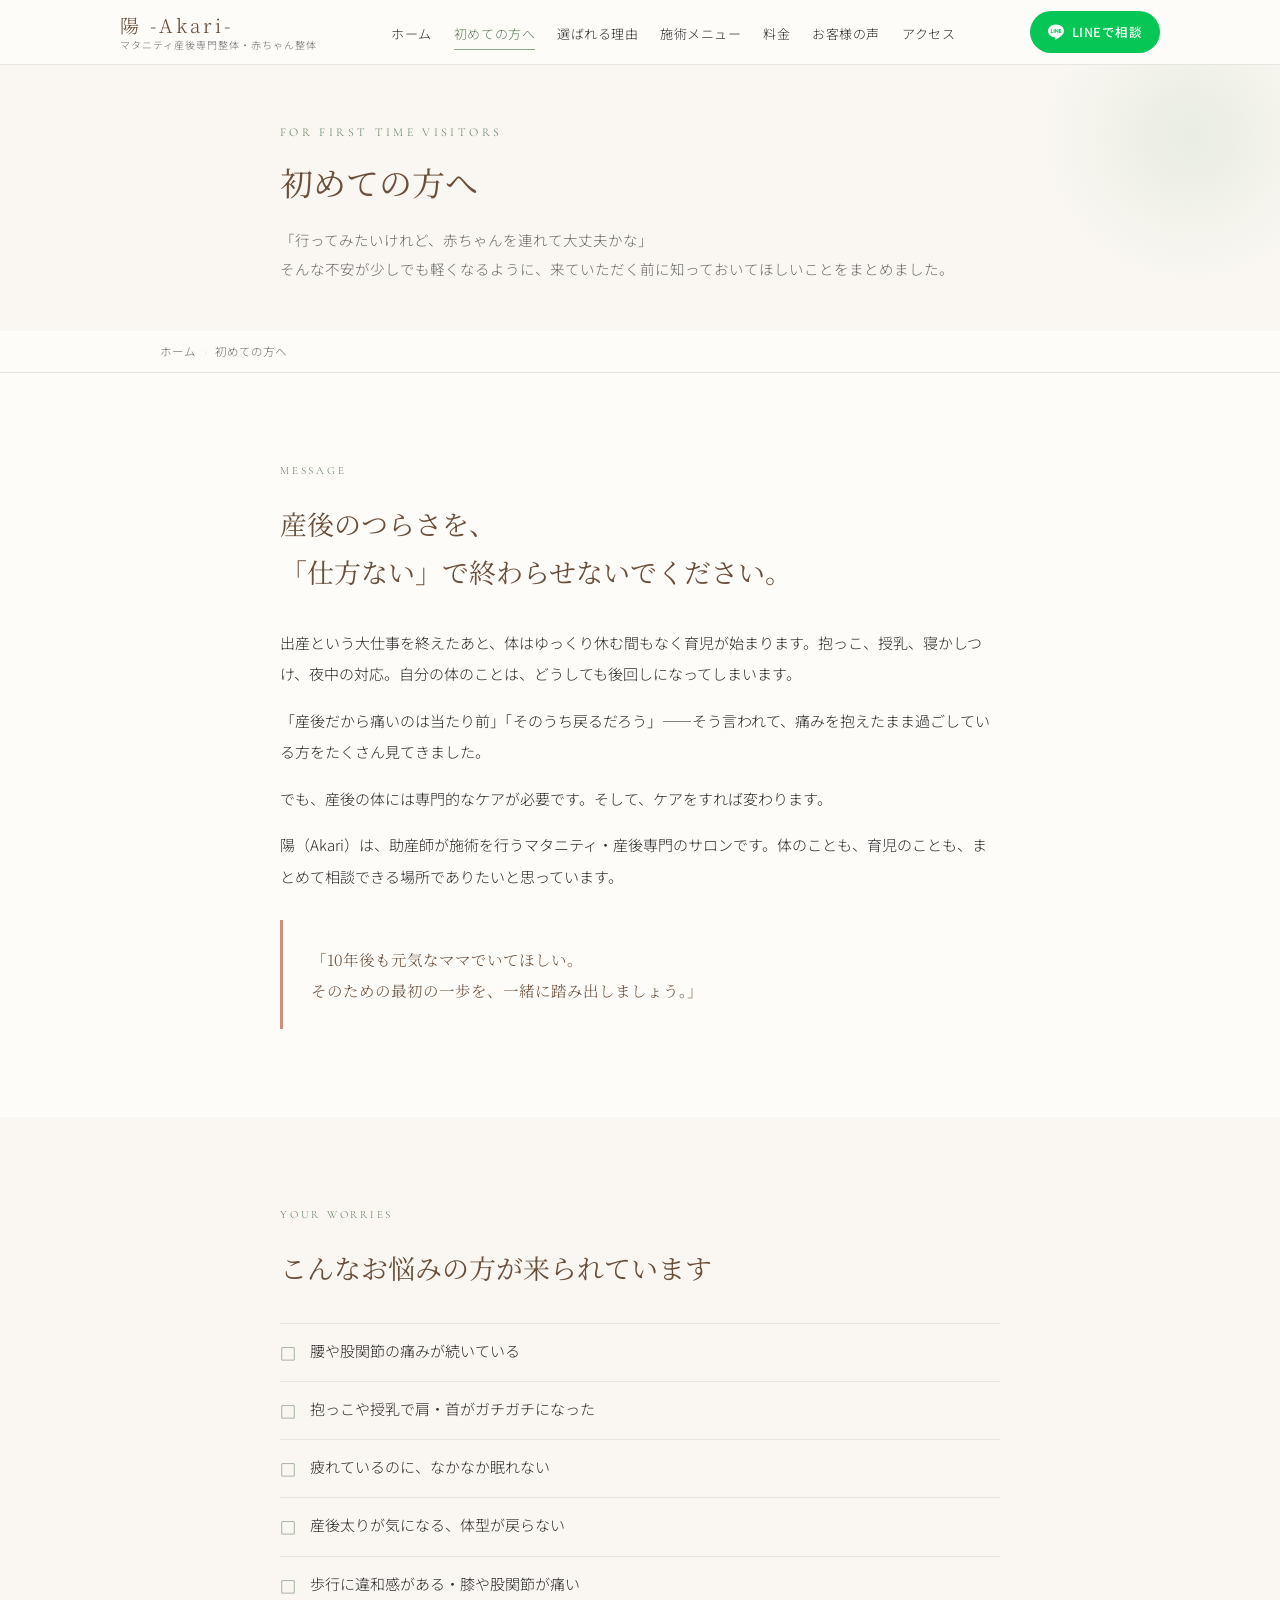
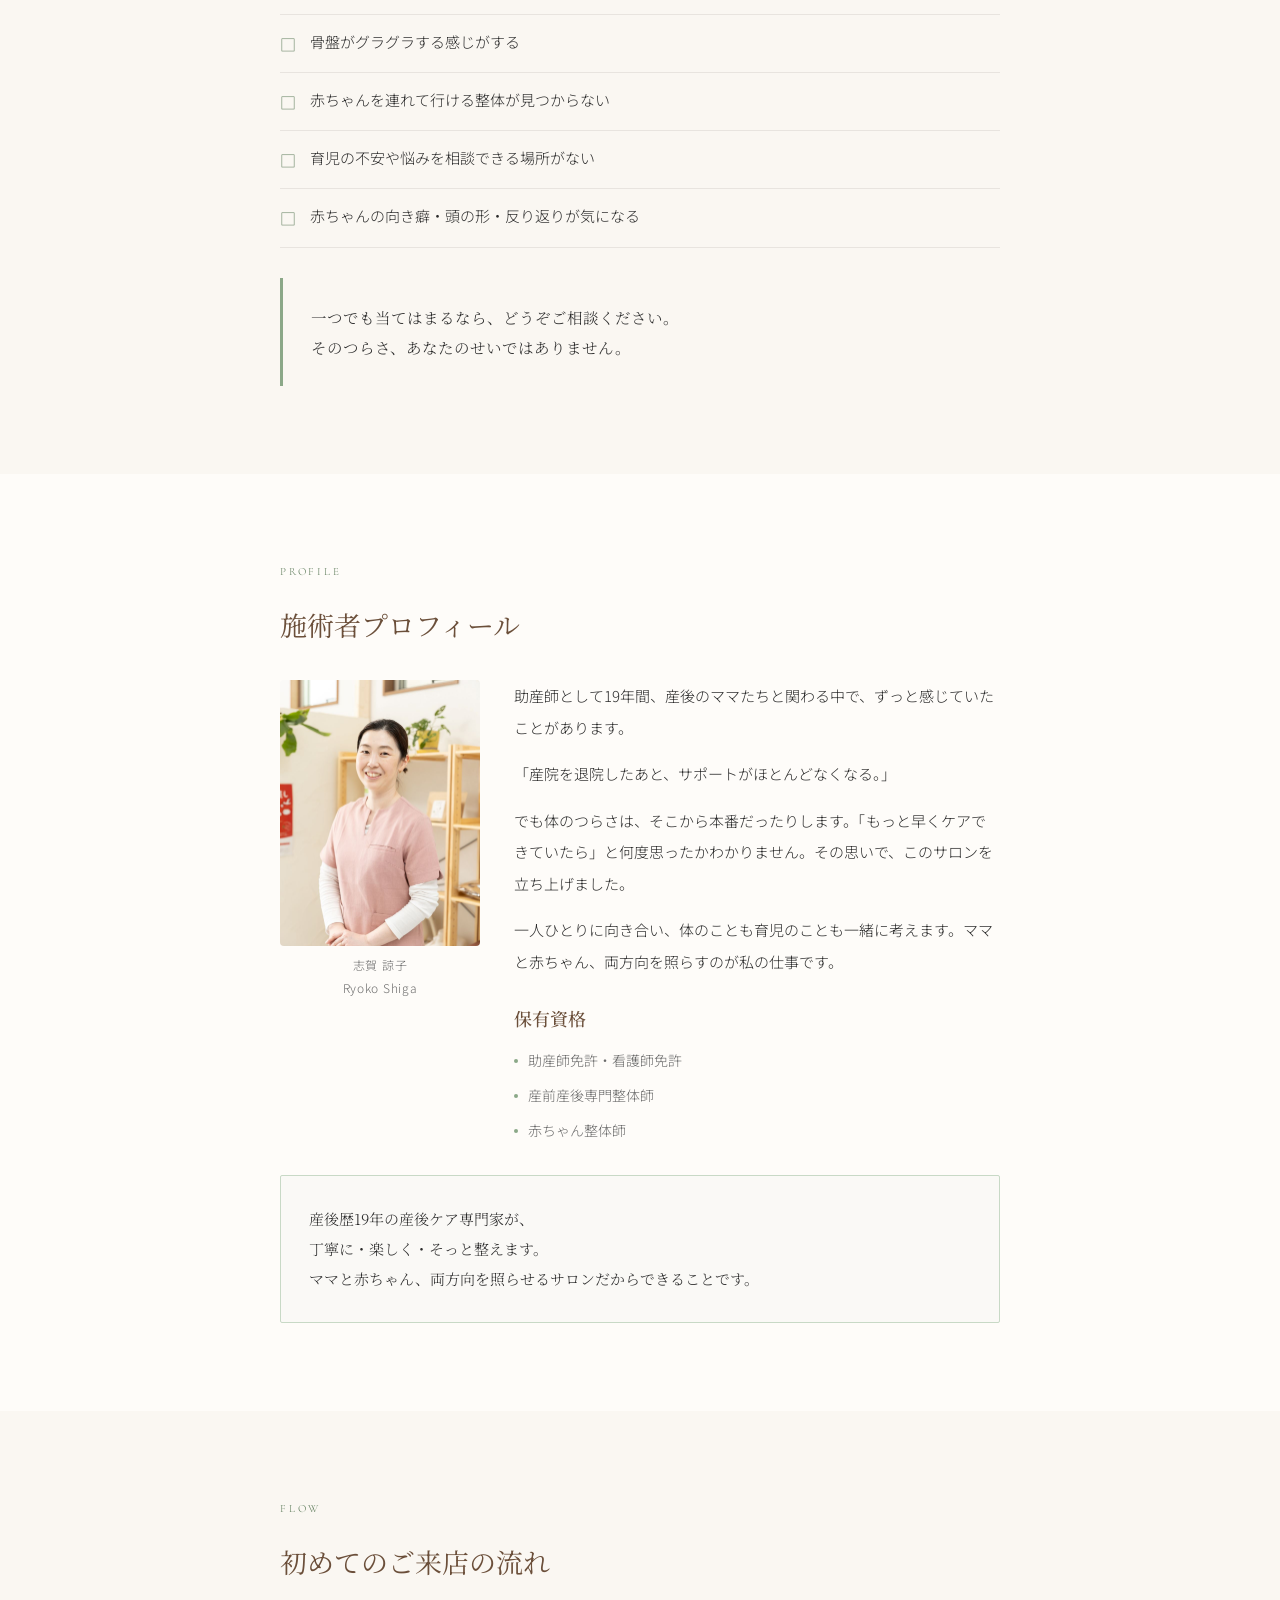
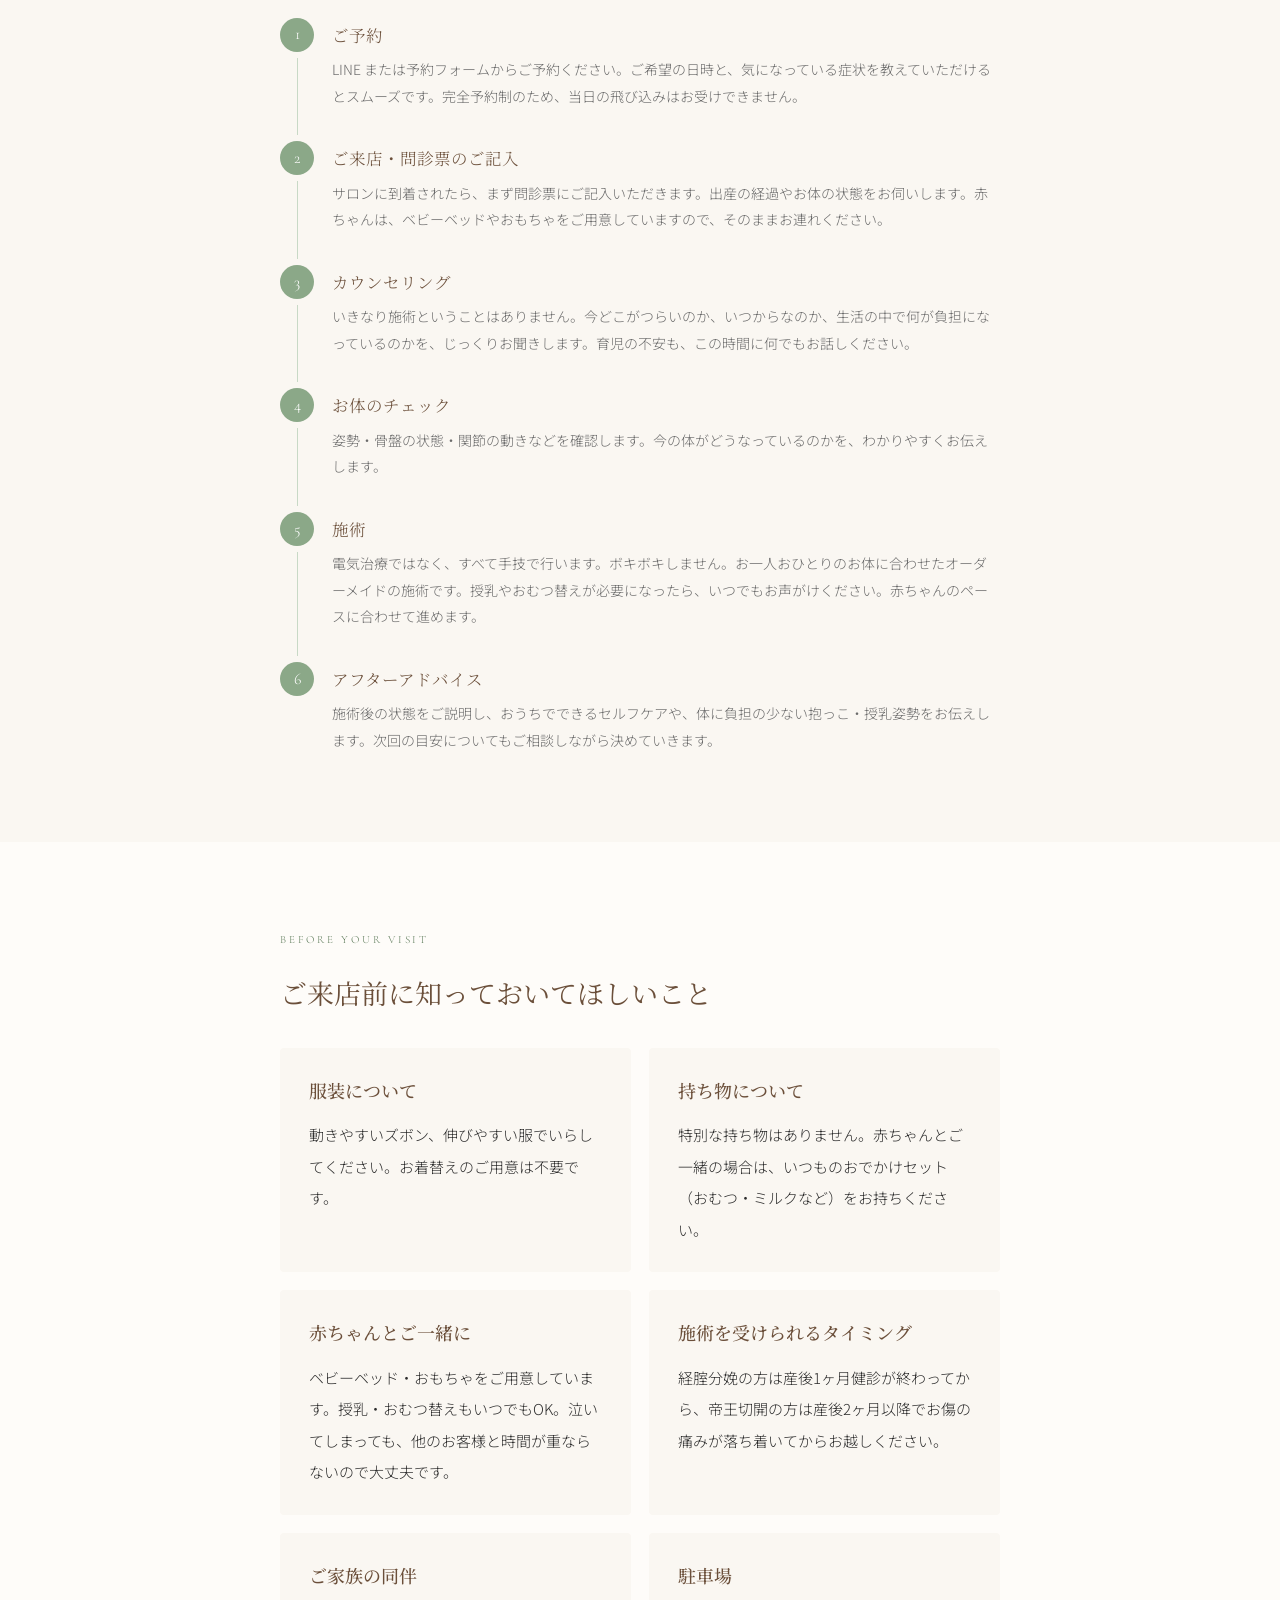
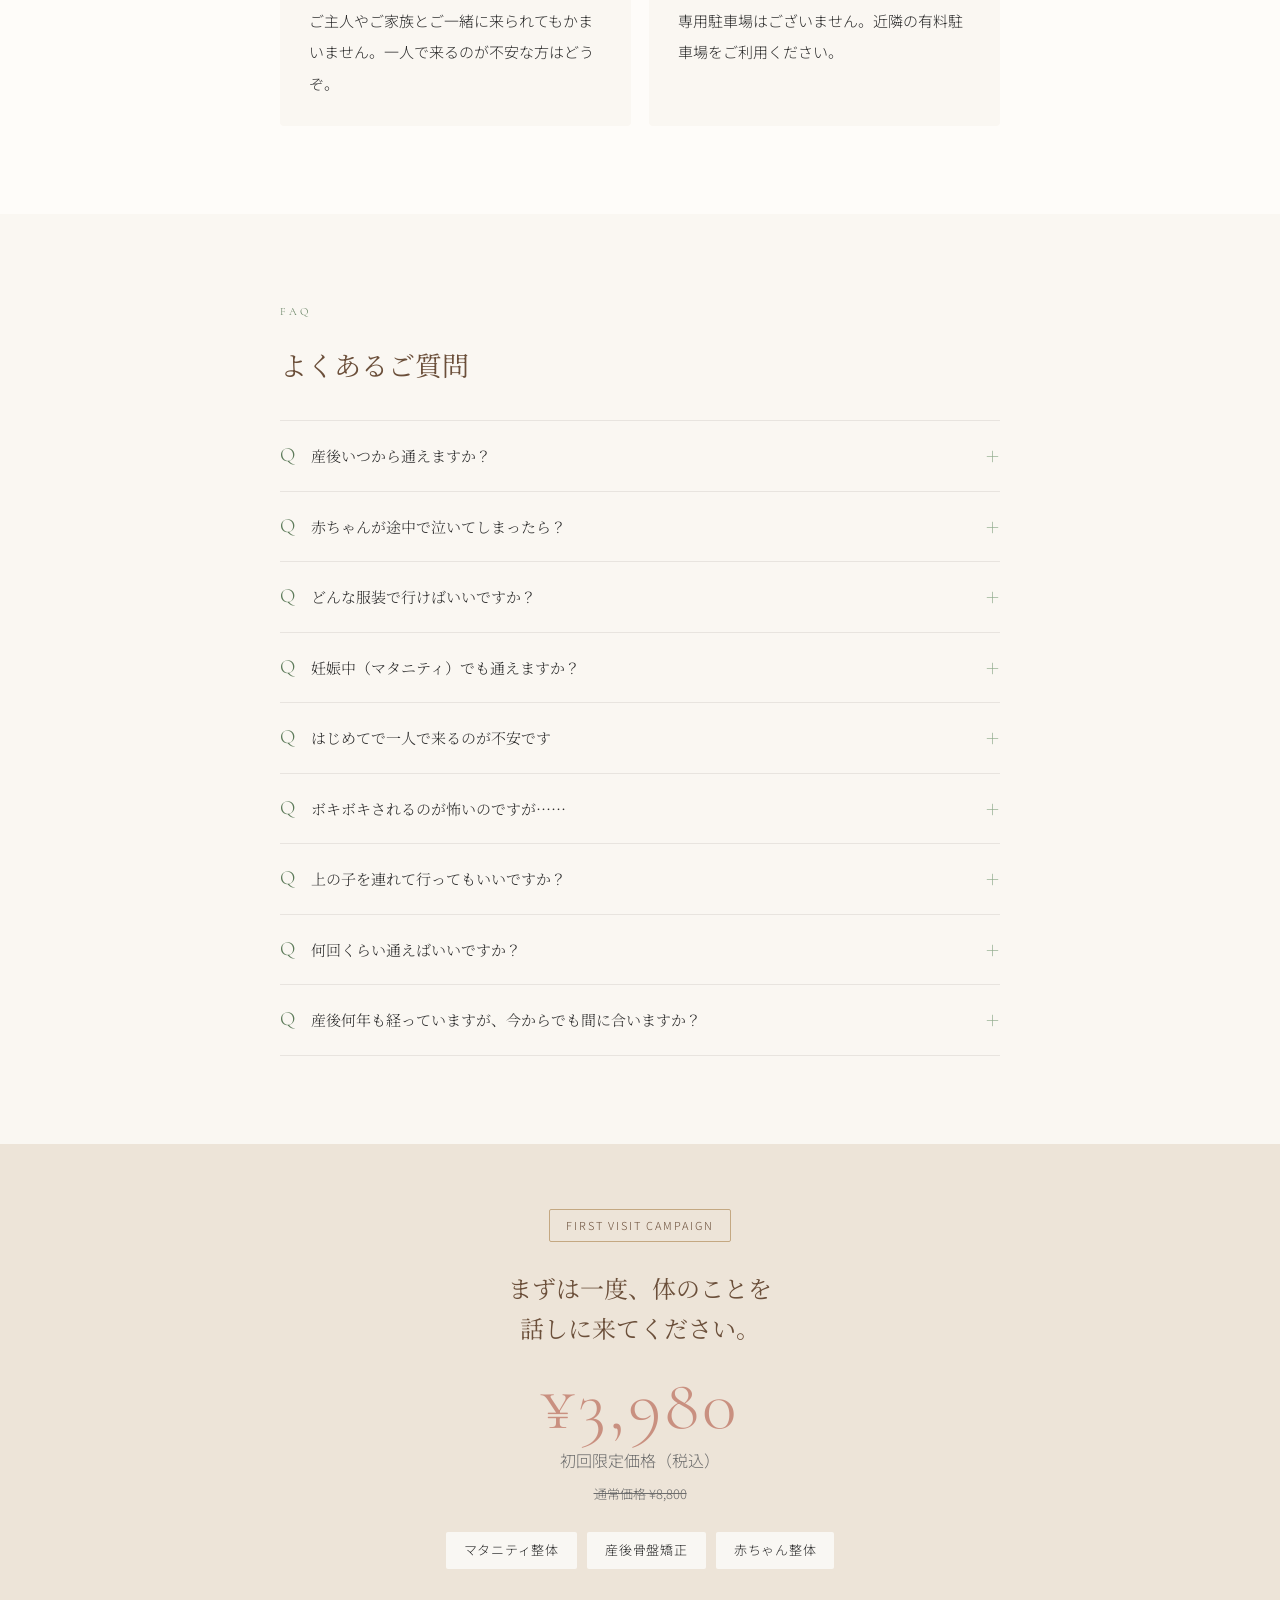
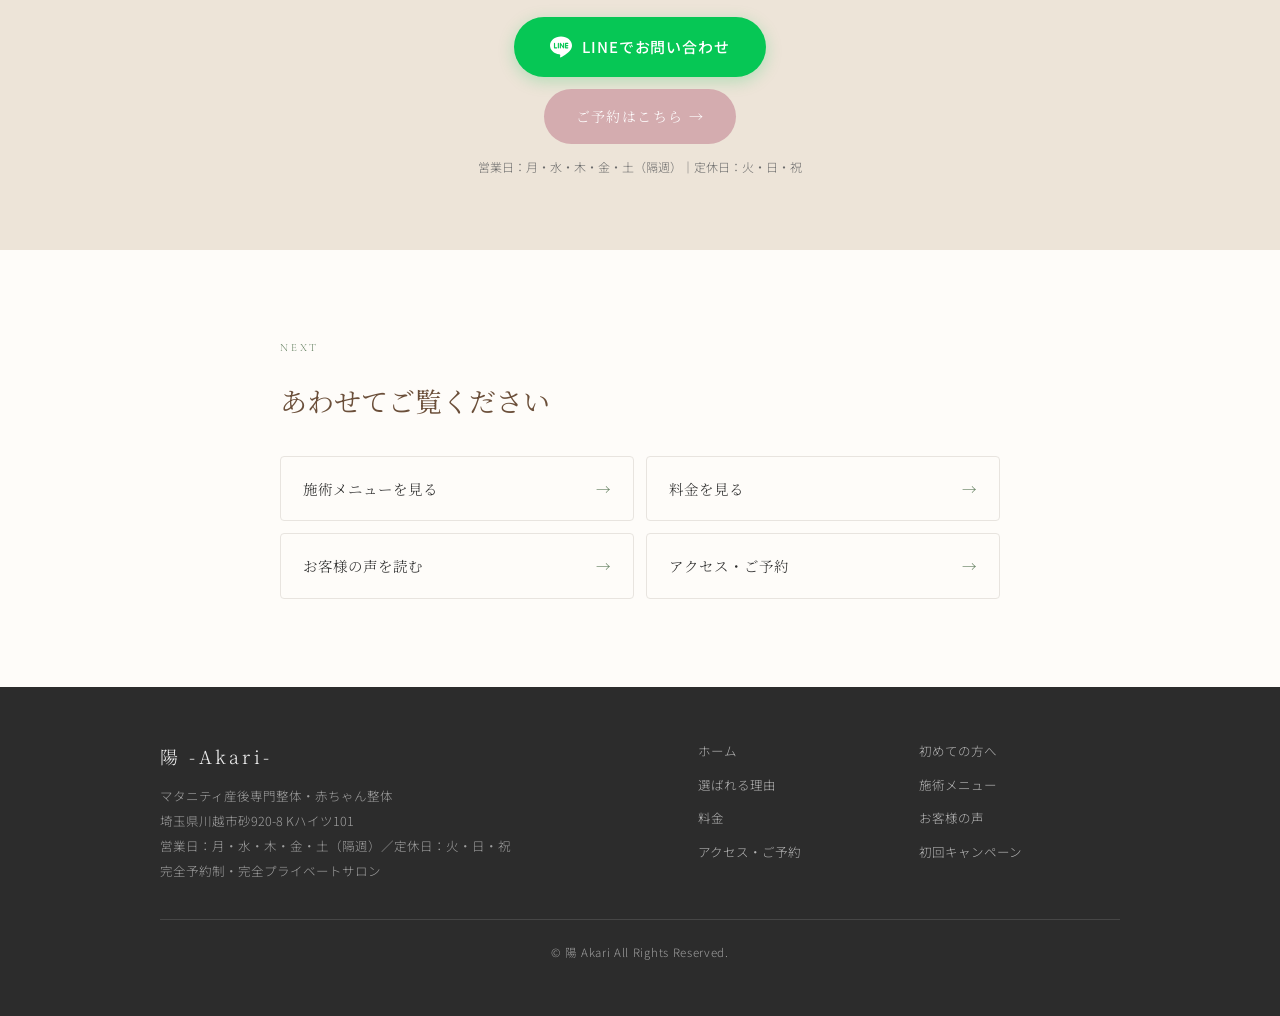
<file: hp/first.html>
<!DOCTYPE html>
<html lang="ja">
<head>
<meta charset="UTF-8">
<meta name="viewport" content="width=device-width, initial-scale=1.0">
<title>初めての方へ｜陽 -Akari-（川越・新河岸の産後ケアサロン）</title>
<meta name="description" content="陽 -Akari- が初めての方へ。助産師歴19年の施術者プロフィール、初回の流れ、持ち物・服装、産後いつから通えるかなど、よくあるご質問にお答えします。赤ちゃん連れOK・完全予約制。">
<link rel="canonical" href="https://nabistyle1212-max.github.io/kurodo/hp/first.html">
<meta property="og:type" content="article">
<meta property="og:title" content="初めての方へ｜陽 -Akari-">
<meta property="og:description" content="助産師歴19年の施術者プロフィール、初回の流れ、持ち物・服装、よくあるご質問。">
<meta property="og:url" content="https://nabistyle1212-max.github.io/kurodo/hp/first.html">
<meta property="og:image" content="https://nabistyle1212-max.github.io/kurodo/images/about.jpg">
<meta property="og:locale" content="ja_JP">
<link rel="preconnect" href="https://fonts.googleapis.com">
<link rel="preconnect" href="https://fonts.gstatic.com" crossorigin>
<link href="https://fonts.googleapis.com/css2?family=Noto+Serif+JP:wght@300;400;500;700&family=Noto+Sans+JP:wght@300;400;500&family=Cormorant+Garamond:ital,wght@0,300;0,400;1,300&display=swap" rel="stylesheet">
<link rel="stylesheet" href="assets/style.css">
<script>document.documentElement.classList.add('js');</script>
</head>
<body>

<svg width="0" height="0" style="position:absolute" aria-hidden="true" focusable="false">
  <symbol id="ico-line" viewBox="0 0 24 24"><path d="M19.365 9.863c.349 0 .63.285.63.631 0 .345-.281.63-.63.63H17.61v1.125h1.755c.349 0 .63.283.63.63 0 .344-.281.629-.63.629h-2.386c-.345 0-.627-.285-.627-.629V8.108c0-.345.282-.63.63-.63h2.386c.346 0 .627.285.627.63 0 .349-.281.63-.63.63H17.61v1.125h1.755zm-3.855 3.016c0 .27-.174.51-.432.596-.064.021-.133.031-.199.031-.211 0-.391-.09-.51-.25l-2.443-3.317v2.94c0 .344-.279.629-.631.629-.346 0-.626-.285-.626-.629V8.108c0-.27.173-.51.43-.595.06-.023.136-.033.194-.033.195 0 .375.104.495.254l2.462 3.33V8.108c0-.345.282-.63.63-.63.345 0 .63.285.63.63v4.771zm-5.741 0c0 .344-.282.629-.631.629-.345 0-.627-.285-.627-.629V8.108c0-.345.282-.63.63-.63.346 0 .628.285.628.63v4.771zm-2.466.629H4.917c-.345 0-.63-.285-.63-.629V8.108c0-.345.285-.63.63-.63.348 0 .63.285.63.63v4.141h1.756c.348 0 .629.283.629.63 0 .344-.282.629-.629.629M24 10.314C24 4.943 18.615.572 12 .572S0 4.943 0 10.314c0 4.811 4.27 8.842 10.035 9.608.391.082.923.258 1.058.59.12.301.079.766.038 1.08l-.164 1.02c-.045.301-.24 1.186 1.049.645 1.291-.539 6.916-4.078 9.436-6.975C23.176 14.393 24 12.458 24 10.314"/></symbol>
</svg>

<header class="site-header">
  <div class="header-inner">
    <a class="logo" href="index.html">
      <span class="logo-name">陽 -Akari-</span>
      <span class="logo-sub">マタニティ産後専門整体・赤ちゃん整体</span>
    </a>
    <nav class="gnav" aria-label="メインメニュー">
      <ul>
        <li><a href="index.html">ホーム</a></li>
        <li><a href="first.html" aria-current="page">初めての方へ</a></li>
        <li><a href="feature.html">選ばれる理由</a></li>
        <li><a href="menu.html">施術メニュー</a></li>
        <li><a href="price.html">料金</a></li>
        <li><a href="voice.html">お客様の声</a></li>
        <li><a href="access.html">アクセス</a></li>
      </ul>
    </nav>
    <a class="header-cta" href="https://lin.ee/V1Rg8Bm" target="_blank" rel="noopener">
      <svg viewBox="0 0 24 24" aria-hidden="true"><use href="#ico-line"></use></svg>
      LINEで相談
    </a>
    <button class="nav-toggle" type="button" aria-expanded="false" aria-controls="drawer" aria-label="メニューを開く">
      <span></span><span></span><span></span>
    </button>
  </div>
</header>

<nav class="drawer" id="drawer" hidden aria-label="メニュー">
  <ul>
    <li><a href="index.html"><span class="en">Home</span>ホーム</a></li>
    <li><a href="first.html"><span class="en">First</span>初めての方へ</a></li>
    <li><a href="feature.html"><span class="en">Why</span>選ばれる理由</a></li>
    <li><a href="menu.html"><span class="en">Menu</span>施術メニュー</a></li>
    <li><a href="price.html"><span class="en">Price</span>料金</a></li>
    <li><a href="voice.html"><span class="en">Voice</span>お客様の声</a></li>
    <li><a href="access.html"><span class="en">Access</span>アクセス・ご予約</a></li>
  </ul>
  <div class="drawer-cta">
    <a class="btn-line" href="https://lin.ee/V1Rg8Bm" target="_blank" rel="noopener">
      <svg viewBox="0 0 24 24" aria-hidden="true"><use href="#ico-line"></use></svg>
      LINEでお問い合わせ
    </a>
    <a class="btn-reserve" href="https://reservia.jp/shop/reserve/926f805084?utm_source=route&amp;utm_medium=homepage&amp;utm_campaign=analysis&amp;reserve_via=homepage" target="_blank" rel="noopener">ご予約はこちら →</a>
  </div>
</nav>

<div class="page-hero">
  <div class="inner">
    <span class="en">For First Time Visitors</span>
    <h1>初めての方へ</h1>
    <p>「行ってみたいけれど、赤ちゃんを連れて大丈夫かな」<br>
    そんな不安が少しでも軽くなるように、来ていただく前に知っておいてほしいことをまとめました。</p>
  </div>
</div>

<nav class="breadcrumb" aria-label="現在位置">
  <ol>
    <li><a href="index.html">ホーム</a></li>
    <li>初めての方へ</li>
  </ol>
</nav>

<main>

<!-- ごあいさつ -->
<section class="bg-white">
  <div class="inner reveal">
    <span class="section-label">Message</span>
    <h2 class="sec-title">産後のつらさを、<br>「仕方ない」で終わらせないでください。</h2>
    <div class="body-text">
      <p>出産という大仕事を終えたあと、体はゆっくり休む間もなく育児が始まります。抱っこ、授乳、寝かしつけ、夜中の対応。自分の体のことは、どうしても後回しになってしまいます。</p>
      <p>「産後だから痛いのは当たり前」「そのうち戻るだろう」——そう言われて、痛みを抱えたまま過ごしている方をたくさん見てきました。</p>
      <p>でも、産後の体には専門的なケアが必要です。そして、ケアをすれば変わります。</p>
      <p>陽（Akari）は、助産師が施術を行うマタニティ・産後専門のサロンです。体のことも、育児のことも、まとめて相談できる場所でありたいと思っています。</p>
    </div>
    <div class="quote-box" style="margin-top:28px;">
      「10年後も元気なママでいてほしい。<br>
      そのための最初の一歩を、一緒に踏み出しましょう。」
    </div>
  </div>
</section>

<!-- こんな方へ -->
<section class="bg-cream">
  <div class="inner reveal">
    <span class="section-label">Your Worries</span>
    <h2 class="sec-title">こんなお悩みの方が来られています</h2>
    <ul class="check-list">
      <li>腰や股関節の痛みが続いている</li>
      <li>抱っこや授乳で肩・首がガチガチになった</li>
      <li>疲れているのに、なかなか眠れない</li>
      <li>産後太りが気になる、体型が戻らない</li>
      <li>歩行に違和感がある・膝や股関節が痛い</li>
      <li>骨盤がグラグラする感じがする</li>
      <li>赤ちゃんを連れて行ける整体が見つからない</li>
      <li>育児の不安や悩みを相談できる場所がない</li>
      <li>赤ちゃんの向き癖・頭の形・反り返りが気になる</li>
    </ul>
    <div class="quote-box sage" style="margin-top:30px;">
      一つでも当てはまるなら、どうぞご相談ください。<br>
      そのつらさ、あなたのせいではありません。
    </div>
  </div>
</section>

<!-- プロフィール -->
<section class="bg-white">
  <div class="inner reveal">
    <span class="section-label">Profile</span>
    <h2 class="sec-title">施術者プロフィール</h2>
    <div class="profile-grid">
      <div>
        <div class="photo" style="border-radius:4px;">
          <img src="../images/about.jpg" alt="施術者・志賀諒子" width="400" height="500">
        </div>
        <p class="photo-cap">志賀 諒子<br>Ryoko Shiga</p>
      </div>
      <div class="body-text">
        <p>助産師として19年間、産後のママたちと関わる中で、ずっと感じていたことがあります。</p>
        <p>「産院を退院したあと、サポートがほとんどなくなる。」</p>
        <p>でも体のつらさは、そこから本番だったりします。「もっと早くケアできていたら」と何度思ったかわかりません。その思いで、このサロンを立ち上げました。</p>
        <p>一人ひとりに向き合い、体のことも育児のことも一緒に考えます。ママと赤ちゃん、両方向を照らすのが私の仕事です。</p>
        <h3 class="sub-title" style="margin-top:26px;">保有資格</h3>
        <ul class="dot-list">
          <li>助産師免許・看護師免許</li>
          <li>産前産後専門整体師</li>
          <li>赤ちゃん整体師</li>
        </ul>
      </div>
    </div>
    <div class="promise-box" style="margin-top:32px;">
      産後歴19年の産後ケア専門家が、<br>
      丁寧に・楽しく・そっと整えます。<br>
      ママと赤ちゃん、両方向を照らせるサロンだからできることです。
    </div>
  </div>
</section>

<!-- 初回の流れ -->
<section class="bg-cream">
  <div class="inner reveal">
    <span class="section-label">Flow</span>
    <h2 class="sec-title">初めてのご来店の流れ</h2>
    <ol class="flow">
      <li>
        <p class="t">ご予約</p>
        <p class="d">LINE または予約フォームからご予約ください。ご希望の日時と、気になっている症状を教えていただけるとスムーズです。完全予約制のため、当日の飛び込みはお受けできません。</p>
      </li>
      <li>
        <p class="t">ご来店・問診票のご記入</p>
        <p class="d">サロンに到着されたら、まず問診票にご記入いただきます。出産の経過やお体の状態をお伺いします。赤ちゃんは、ベビーベッドやおもちゃをご用意していますので、そのままお連れください。</p>
      </li>
      <li>
        <p class="t">カウンセリング</p>
        <p class="d">いきなり施術ということはありません。今どこがつらいのか、いつからなのか、生活の中で何が負担になっているのかを、じっくりお聞きします。育児の不安も、この時間に何でもお話しください。</p>
      </li>
      <li>
        <p class="t">お体のチェック</p>
        <p class="d">姿勢・骨盤の状態・関節の動きなどを確認します。今の体がどうなっているのかを、わかりやすくお伝えします。</p>
      </li>
      <li>
        <p class="t">施術</p>
        <p class="d">電気治療ではなく、すべて手技で行います。ボキボキしません。お一人おひとりのお体に合わせたオーダーメイドの施術です。授乳やおむつ替えが必要になったら、いつでもお声がけください。赤ちゃんのペースに合わせて進めます。</p>
      </li>
      <li>
        <p class="t">アフターアドバイス</p>
        <p class="d">施術後の状態をご説明し、おうちでできるセルフケアや、体に負担の少ない抱っこ・授乳姿勢をお伝えします。次回の目安についてもご相談しながら決めていきます。</p>
      </li>
    </ol>
  </div>
</section>

<!-- ご来店前のお願い -->
<section class="bg-white">
  <div class="inner reveal">
    <span class="section-label">Before Your Visit</span>
    <h2 class="sec-title">ご来店前に知っておいてほしいこと</h2>
    <div class="card-grid cols-2">
      <div class="card">
        <h3 class="sub-title">服装について</h3>
        <p class="body-text">動きやすいズボン、伸びやすい服でいらしてください。お着替えのご用意は不要です。</p>
      </div>
      <div class="card">
        <h3 class="sub-title">持ち物について</h3>
        <p class="body-text">特別な持ち物はありません。赤ちゃんとご一緒の場合は、いつものおでかけセット（おむつ・ミルクなど）をお持ちください。</p>
      </div>
      <div class="card">
        <h3 class="sub-title">赤ちゃんとご一緒に</h3>
        <p class="body-text">ベビーベッド・おもちゃをご用意しています。授乳・おむつ替えもいつでもOK。泣いてしまっても、他のお客様と時間が重ならないので大丈夫です。</p>
      </div>
      <div class="card">
        <h3 class="sub-title">施術を受けられるタイミング</h3>
        <p class="body-text">経腟分娩の方は産後1ヶ月健診が終わってから、帝王切開の方は産後2ヶ月以降でお傷の痛みが落ち着いてからお越しください。</p>
      </div>
      <div class="card">
        <h3 class="sub-title">ご家族の同伴</h3>
        <p class="body-text">ご主人やご家族とご一緒に来られてもかまいません。一人で来るのが不安な方はどうぞ。</p>
      </div>
      <div class="card">
        <h3 class="sub-title">駐車場</h3>
        <p class="body-text">専用駐車場はございません。近隣の有料駐車場をご利用ください。</p>
      </div>
    </div>
  </div>
</section>

<!-- FAQ -->
<section class="bg-cream">
  <div class="inner reveal">
    <span class="section-label">FAQ</span>
    <h2 class="sec-title">よくあるご質問</h2>

    <details class="faq-item">
      <summary>産後いつから通えますか？</summary>
      <div class="faq-a"><p>経腟分娩の方は産後1ヶ月健診が終わってからお越しください。帝王切開の方は産後2ヶ月たって、お傷の痛みが落ち着いてからであれば大丈夫です。産後数年経っていても産後であることには変わりありません。どうぞ気軽にご相談ください。</p></div>
    </details>

    <details class="faq-item">
      <summary>赤ちゃんが途中で泣いてしまったら？</summary>
      <div class="faq-a"><p>大丈夫です。すぐそばで見られます。授乳・おむつ替えも随時OKです。赤ちゃんのペースに合わせて進めますので、遠慮なくお声がけください。</p></div>
    </details>

    <details class="faq-item">
      <summary>どんな服装で行けばいいですか？</summary>
      <div class="faq-a"><p>動きやすいズボン、伸びやすい服でいらしてください。着替えのご用意は不要です。</p></div>
    </details>

    <details class="faq-item">
      <summary>妊娠中（マタニティ）でも通えますか？</summary>
      <div class="faq-a"><p>はい、通えます。マタニティ専用メニューをご用意しています。妊娠の状態を確認しながら丁寧に対応いたします。ただし、切迫早産や前置胎盤等を指摘されている方は施術できかねます。施術後はお腹がふわふわになるので赤ちゃんのスペースも広がります。骨盤位の方は一度ご相談ください。</p></div>
    </details>

    <details class="faq-item">
      <summary>はじめてで一人で来るのが不安です</summary>
      <div class="faq-a"><p>大丈夫です。まずカウンセリングから始めますので、いきなり施術ということはありません。不安なことは何でも教えてください。ご主人とご一緒に来院されてもかまいません。</p></div>
    </details>

    <details class="faq-item">
      <summary>ボキボキされるのが怖いのですが……</summary>
      <div class="faq-a"><p>ボキボキしません。電気治療も使いません。すべて手技で、お体の状態に合わせてやさしく整えていきます。痛みを感じられた場合はすぐにお伝えください。</p></div>
    </details>

    <details class="faq-item">
      <summary>上の子を連れて行ってもいいですか？</summary>
      <div class="faq-a"><p>はい、ご一緒にどうぞ。完全予約制の貸切ですので、他のお客様に気兼ねする必要はありません。事前にお子さまの人数をお知らせいただけると助かります。</p></div>
    </details>

    <details class="faq-item">
      <summary>何回くらい通えばいいですか？</summary>
      <div class="faq-a"><p>お体の状態やお悩みによって異なります。初回のカウンセリングと施術のあとに、今の状態と目安をお伝えし、ご相談しながら決めていきます。無理におすすめすることはありません。</p></div>
    </details>

    <details class="faq-item">
      <summary>産後何年も経っていますが、今からでも間に合いますか？</summary>
      <div class="faq-a"><p>大丈夫です。産後数年経っていても、産後であることには変わりありません。「もう遅いかも」と思わずに、まずはご相談ください。</p></div>
    </details>

  </div>
</section>

<!-- CTA -->
<section class="cta-section offer">
  <div class="inner reveal">
    <span class="offer-tag">FIRST VISIT CAMPAIGN</span>
    <h2 class="offer-title">まずは一度、体のことを<br>話しに来てください。</h2>
    <p class="offer-price">¥3,980</p>
    <p class="offer-unit">初回限定価格（税込）</p>
    <p class="offer-original">通常価格 ¥8,800</p>
    <div class="offer-menu">
      <span>マタニティ整体</span>
      <span>産後骨盤矯正</span>
      <span>赤ちゃん整体</span>
    </div>
    <div class="cta-block">
      <a class="btn-line" href="https://lin.ee/V1Rg8Bm" target="_blank" rel="noopener">
        <svg viewBox="0 0 24 24" aria-hidden="true"><use href="#ico-line"></use></svg>
        LINEでお問い合わせ
      </a>
      <a class="btn-reserve" href="https://reservia.jp/shop/reserve/926f805084?utm_source=route&amp;utm_medium=homepage&amp;utm_campaign=analysis&amp;reserve_via=homepage" target="_blank" rel="noopener">ご予約はこちら →</a>
      <p class="note">営業日：月・水・木・金・土（隔週）｜定休日：火・日・祝</p>
    </div>
  </div>
</section>

<!-- 次に読む -->
<section class="bg-white">
  <div class="inner reveal">
    <span class="section-label">Next</span>
    <h2 class="sec-title">あわせてご覧ください</h2>
    <div class="next-links">
      <a class="next-link" href="menu.html">施術メニューを見る</a>
      <a class="next-link" href="price.html">料金を見る</a>
      <a class="next-link" href="voice.html">お客様の声を読む</a>
      <a class="next-link" href="access.html">アクセス・ご予約</a>
    </div>
  </div>
</section>

</main>

<footer class="site-footer">
  <div class="footer-inner">
    <div class="footer-top">
      <div>
        <p class="footer-name">陽 -Akari-</p>
        <p class="footer-desc">
          マタニティ産後専門整体・赤ちゃん整体<br>
          埼玉県川越市砂920-8 Kハイツ101<br>
          営業日：月・水・木・金・土（隔週）／定休日：火・日・祝<br>
          完全予約制・完全プライベートサロン
        </p>
      </div>
      <nav aria-label="フッターメニュー">
        <ul class="footer-nav">
          <li><a href="index.html">ホーム</a></li>
          <li><a href="first.html">初めての方へ</a></li>
          <li><a href="feature.html">選ばれる理由</a></li>
          <li><a href="menu.html">施術メニュー</a></li>
          <li><a href="price.html">料金</a></li>
          <li><a href="voice.html">お客様の声</a></li>
          <li><a href="access.html">アクセス・ご予約</a></li>
          <li><a href="../">初回キャンペーン</a></li>
        </ul>
      </nav>
    </div>
    <div class="footer-bottom">© 陽 Akari All Rights Reserved.</div>
  </div>
</footer>

<div class="fixed-cta">
  <a class="line" href="https://lin.ee/V1Rg8Bm" target="_blank" rel="noopener">
    <svg viewBox="0 0 24 24" aria-hidden="true"><use href="#ico-line"></use></svg>
    LINEで相談
  </a>
  <a class="reserve" href="https://reservia.jp/shop/reserve/926f805084?utm_source=route&amp;utm_medium=homepage&amp;utm_campaign=analysis&amp;reserve_via=homepage" target="_blank" rel="noopener">ご予約</a>
</div>

<script src="assets/site.js" defer></script>
</body>
</html>
</file>
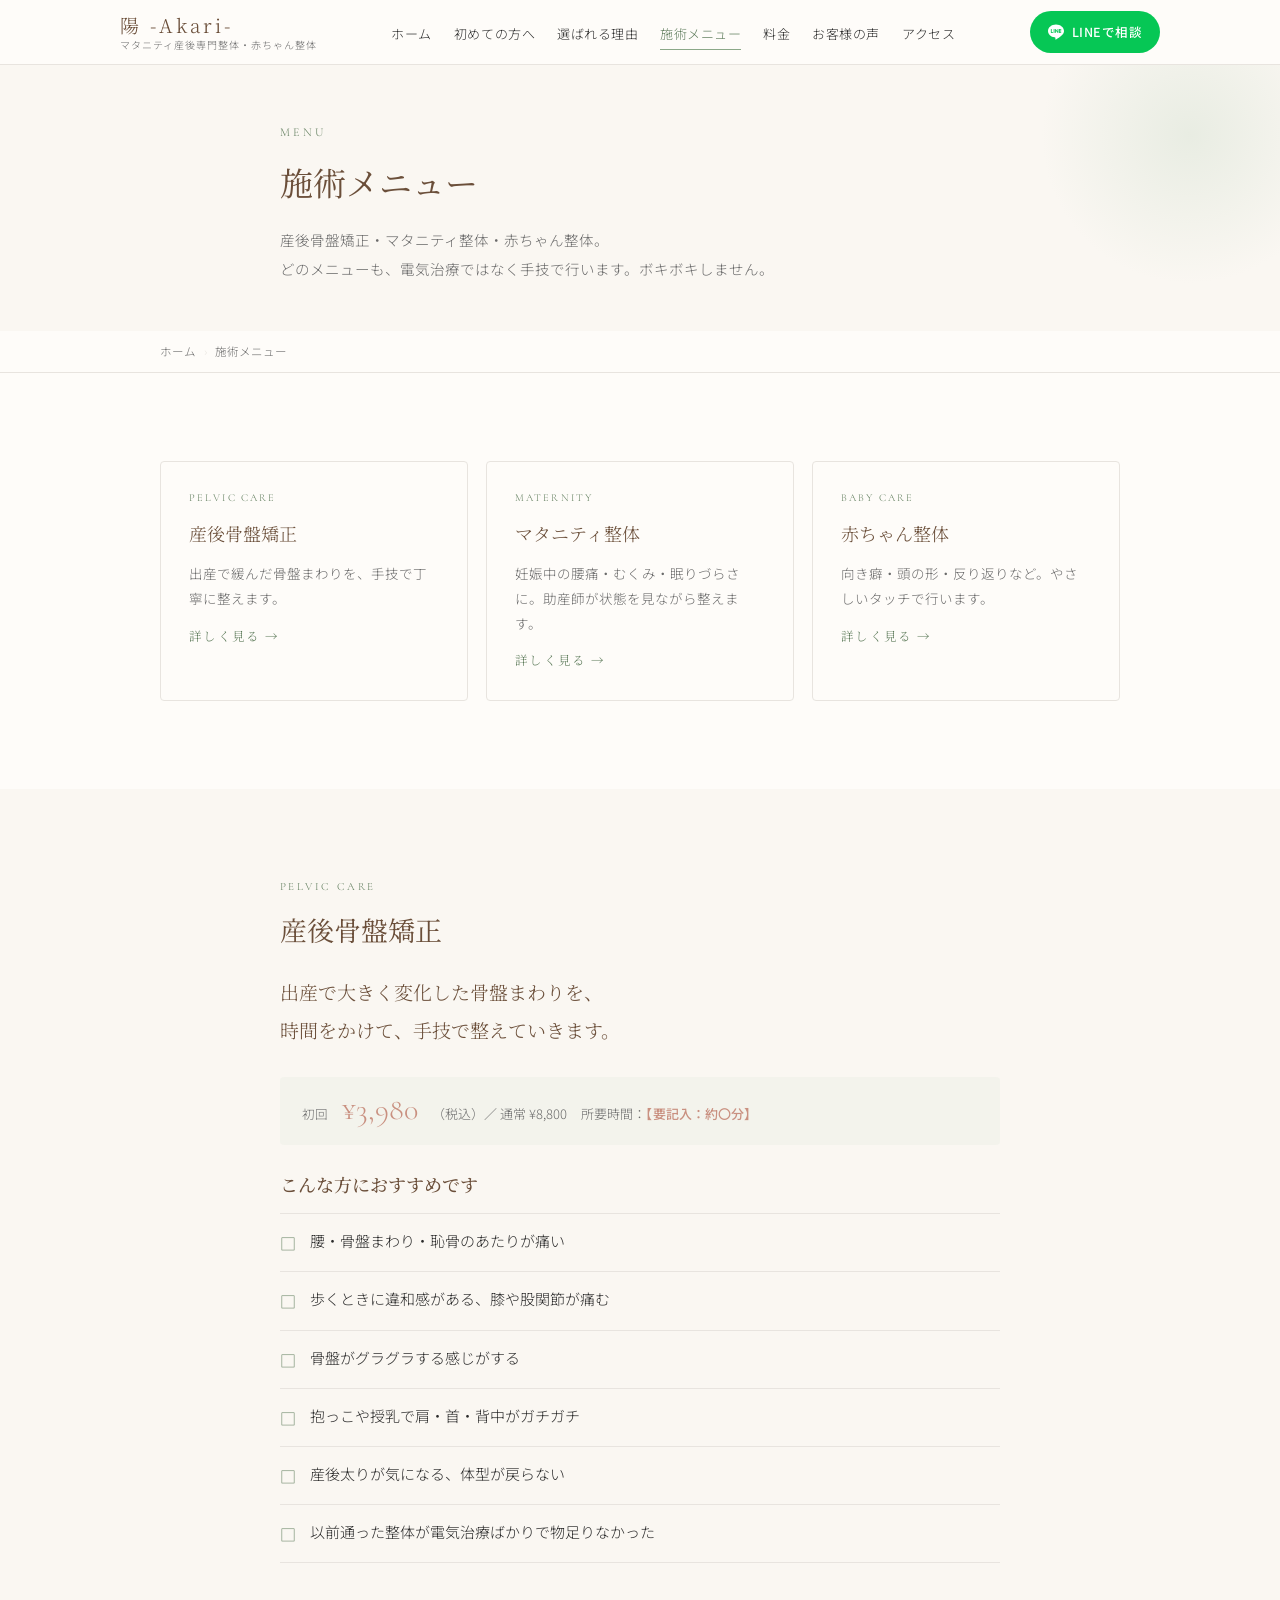
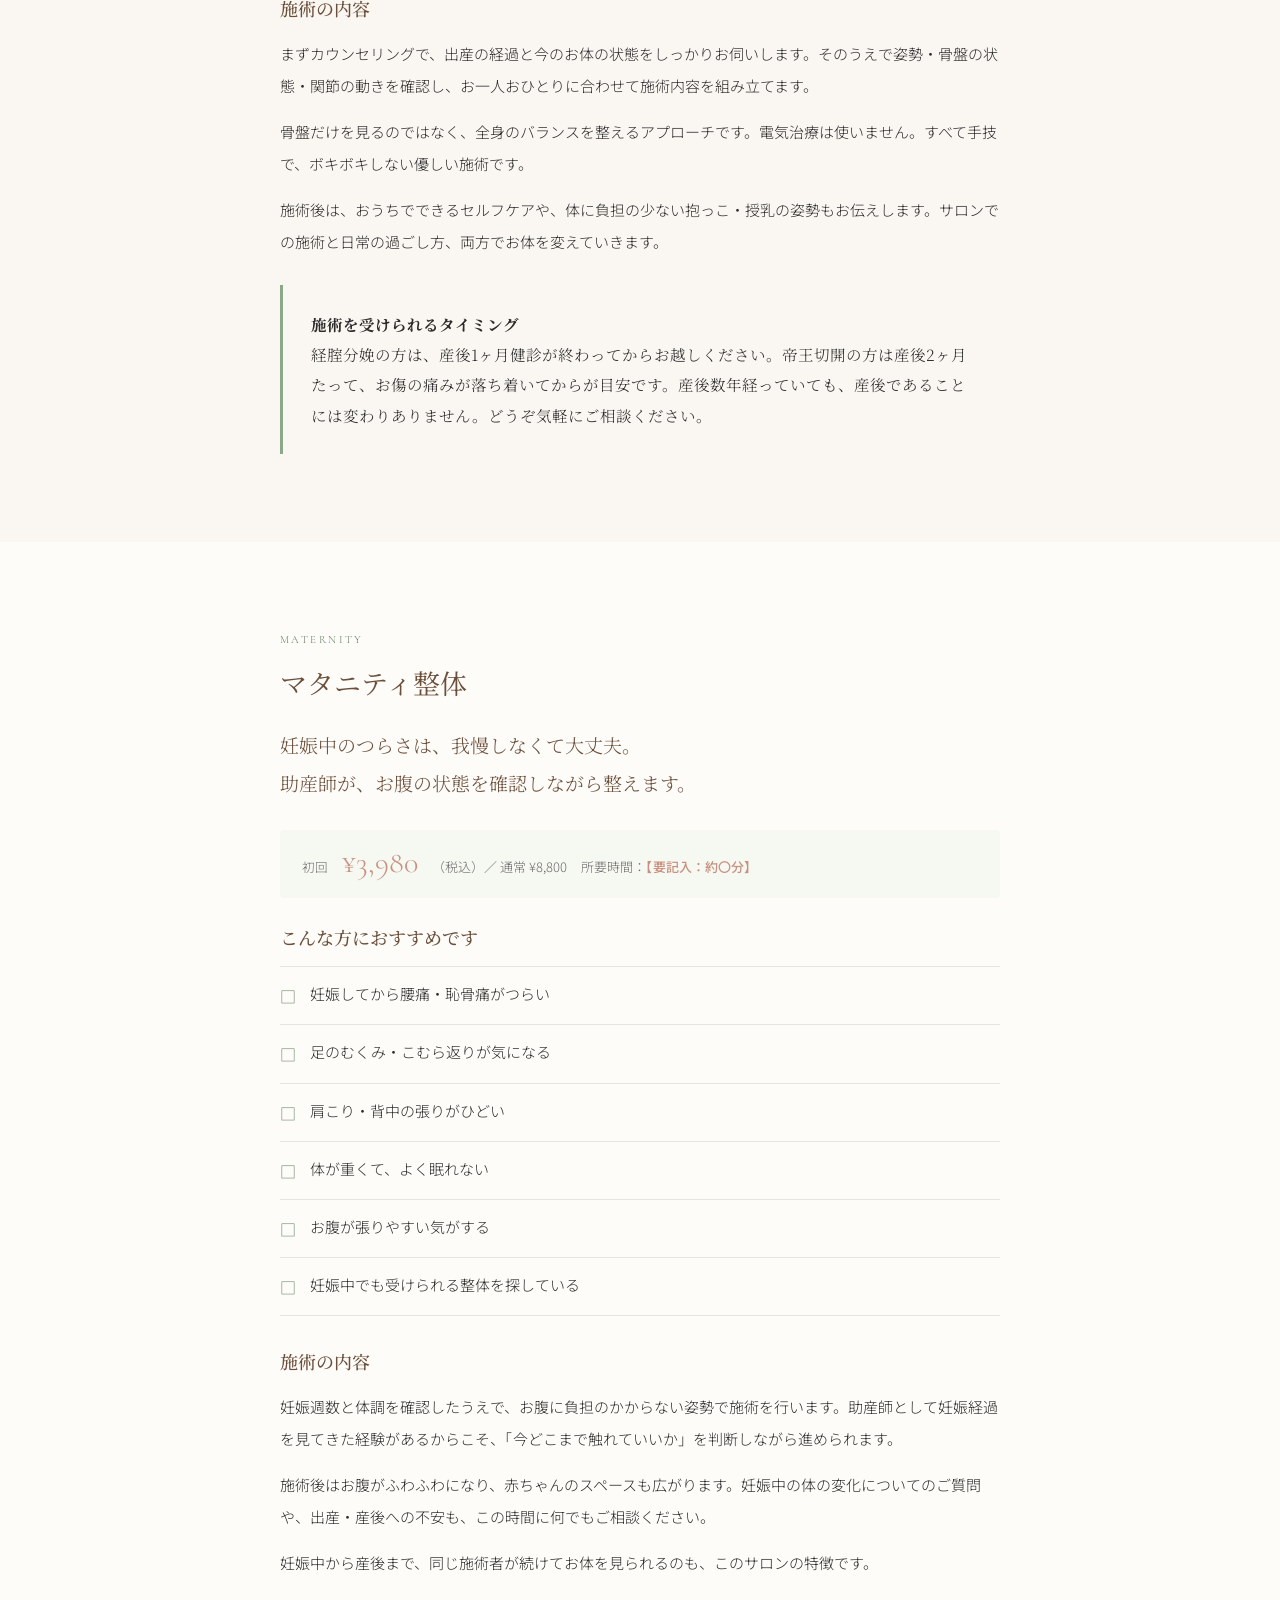
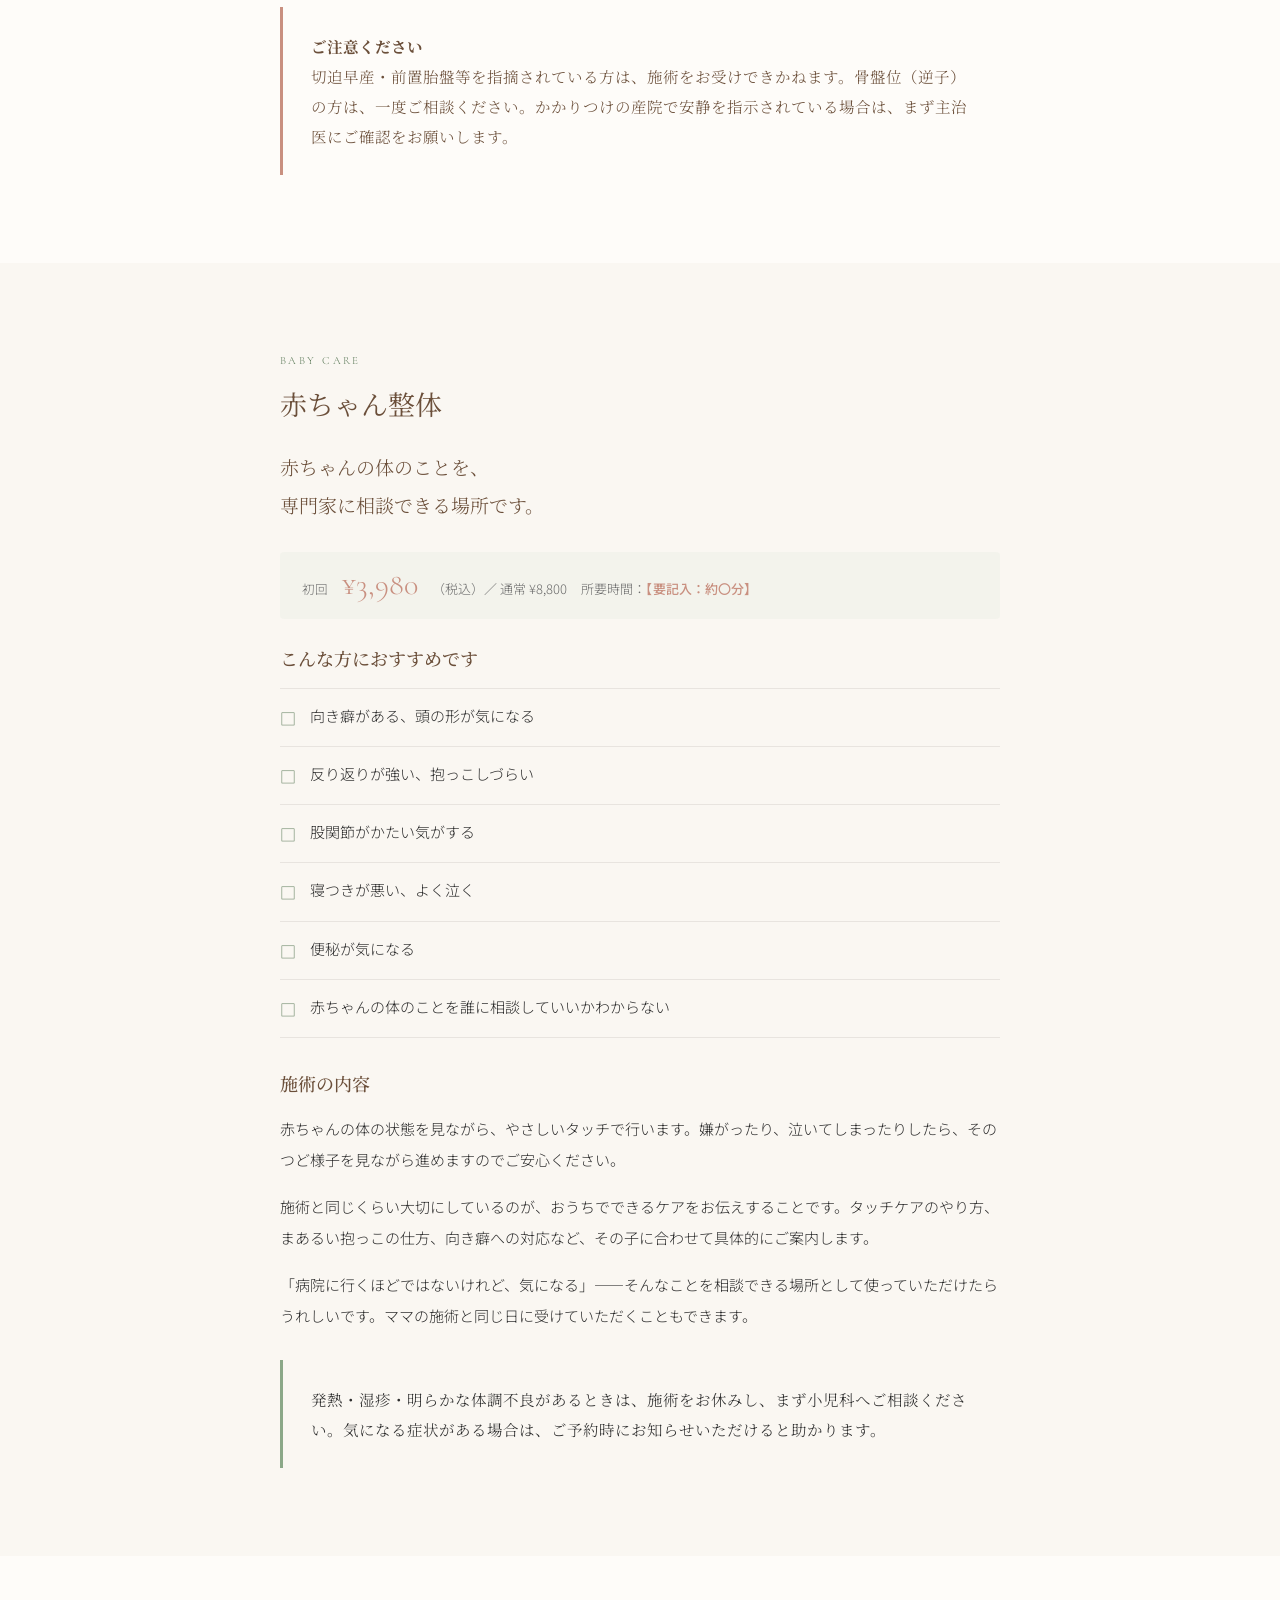
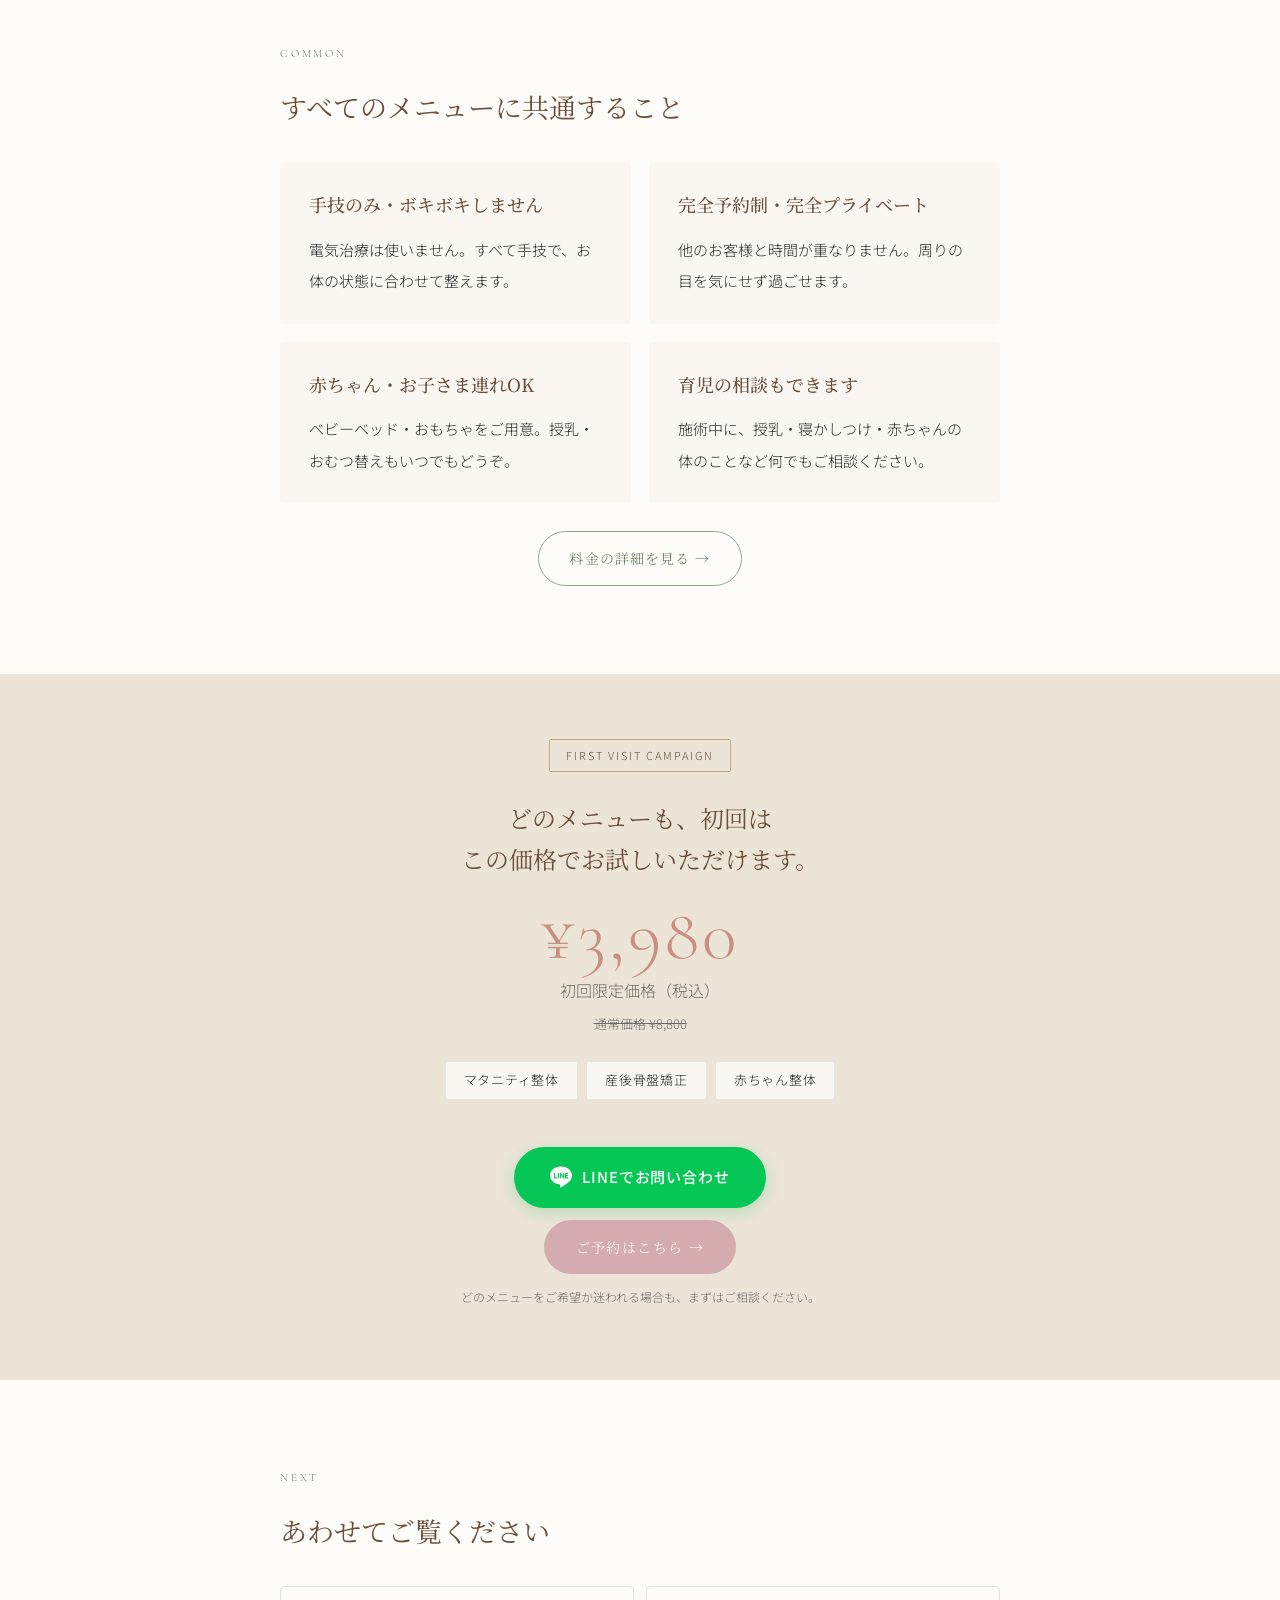
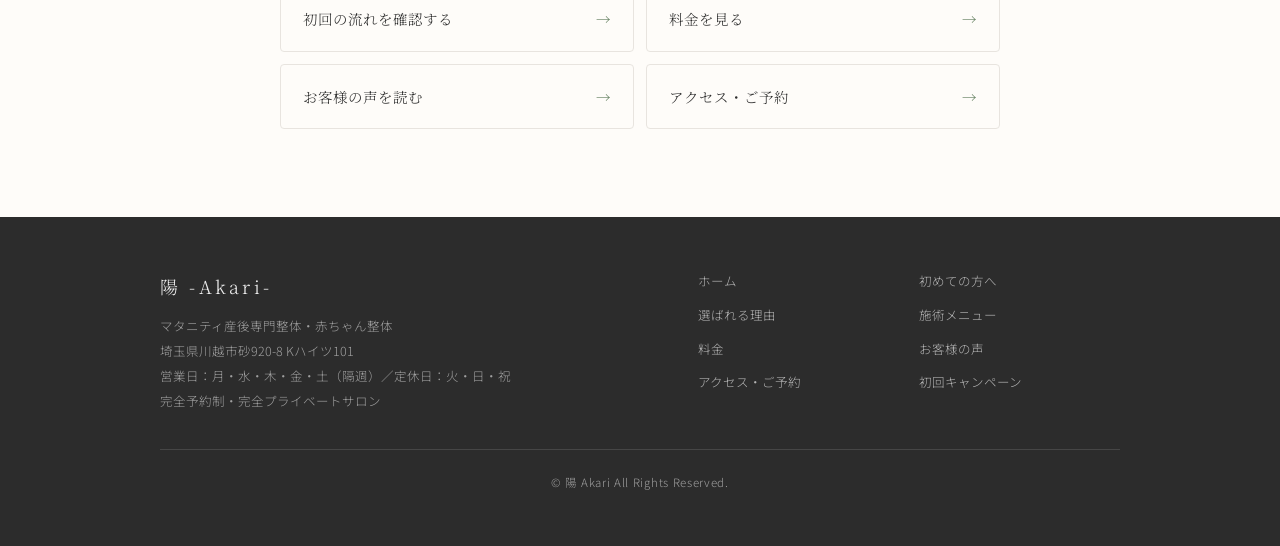
<file: hp/menu.html>
<!DOCTYPE html>
<html lang="ja">
<head>
<meta charset="UTF-8">
<meta name="viewport" content="width=device-width, initial-scale=1.0">
<title>施術メニュー｜産後骨盤矯正・マタニティ整体・赤ちゃん整体｜陽 -Akari-</title>
<meta name="description" content="川越市新河岸の産後ケアサロン 陽 -Akari- の施術メニュー。産後骨盤矯正・マタニティ整体・赤ちゃん整体の3つを、助産師が電気治療ではなく手技で行います。ボキボキしない・赤ちゃん連れOK。">
<link rel="canonical" href="https://nabistyle1212-max.github.io/kurodo/hp/menu.html">
<meta property="og:type" content="article">
<meta property="og:title" content="施術メニュー｜陽 -Akari-">
<meta property="og:description" content="産後骨盤矯正・マタニティ整体・赤ちゃん整体。助産師が手技で行います。">
<meta property="og:url" content="https://nabistyle1212-max.github.io/kurodo/hp/menu.html">
<meta property="og:image" content="https://nabistyle1212-max.github.io/kurodo/images/review-photo.jpg">
<meta property="og:locale" content="ja_JP">
<link rel="preconnect" href="https://fonts.googleapis.com">
<link rel="preconnect" href="https://fonts.gstatic.com" crossorigin>
<link href="https://fonts.googleapis.com/css2?family=Noto+Serif+JP:wght@300;400;500;700&family=Noto+Sans+JP:wght@300;400;500&family=Cormorant+Garamond:ital,wght@0,300;0,400;1,300&display=swap" rel="stylesheet">
<link rel="stylesheet" href="assets/style.css">
<script>document.documentElement.classList.add('js');</script>
<style>
  .menu-sec { scroll-margin-top: 80px; }
  .menu-head { display: flex; align-items: baseline; gap: 14px; flex-wrap: wrap; margin-bottom: 8px; }
  .menu-head .en {
    font-family: var(--font-latin);
    font-size: 11px;
    letter-spacing: 0.22em;
    color: var(--sage-dark);
    text-transform: uppercase;
  }
  .menu-price-line {
    display: flex;
    align-items: baseline;
    gap: 14px;
    flex-wrap: wrap;
    padding: 18px 22px;
    background: rgba(200,217,198,0.14);
    border-radius: 4px;
    margin: 24px 0;
  }
  .menu-price-line .first {
    font-family: var(--font-latin);
    font-size: 30px;
    color: var(--blush-dark);
    line-height: 1;
  }
  .menu-price-line .lbl { font-size: 12.5px; color: var(--mid-gray); }
  .menu-price-line .normal { font-size: 13px; color: var(--mid-gray); }
  .todo { color: var(--blush-dark); font-weight: 500; }
</style>
</head>
<body>

<svg width="0" height="0" style="position:absolute" aria-hidden="true" focusable="false">
  <symbol id="ico-line" viewBox="0 0 24 24"><path d="M19.365 9.863c.349 0 .63.285.63.631 0 .345-.281.63-.63.63H17.61v1.125h1.755c.349 0 .63.283.63.63 0 .344-.281.629-.63.629h-2.386c-.345 0-.627-.285-.627-.629V8.108c0-.345.282-.63.63-.63h2.386c.346 0 .627.285.627.63 0 .349-.281.63-.63.63H17.61v1.125h1.755zm-3.855 3.016c0 .27-.174.51-.432.596-.064.021-.133.031-.199.031-.211 0-.391-.09-.51-.25l-2.443-3.317v2.94c0 .344-.279.629-.631.629-.346 0-.626-.285-.626-.629V8.108c0-.27.173-.51.43-.595.06-.023.136-.033.194-.033.195 0 .375.104.495.254l2.462 3.33V8.108c0-.345.282-.63.63-.63.345 0 .63.285.63.63v4.771zm-5.741 0c0 .344-.282.629-.631.629-.345 0-.627-.285-.627-.629V8.108c0-.345.282-.63.63-.63.346 0 .628.285.628.63v4.771zm-2.466.629H4.917c-.345 0-.63-.285-.63-.629V8.108c0-.345.285-.63.63-.63.348 0 .63.285.63.63v4.141h1.756c.348 0 .629.283.629.63 0 .344-.282.629-.629.629M24 10.314C24 4.943 18.615.572 12 .572S0 4.943 0 10.314c0 4.811 4.27 8.842 10.035 9.608.391.082.923.258 1.058.59.12.301.079.766.038 1.08l-.164 1.02c-.045.301-.24 1.186 1.049.645 1.291-.539 6.916-4.078 9.436-6.975C23.176 14.393 24 12.458 24 10.314"/></symbol>
</svg>

<header class="site-header">
  <div class="header-inner">
    <a class="logo" href="index.html">
      <span class="logo-name">陽 -Akari-</span>
      <span class="logo-sub">マタニティ産後専門整体・赤ちゃん整体</span>
    </a>
    <nav class="gnav" aria-label="メインメニュー">
      <ul>
        <li><a href="index.html">ホーム</a></li>
        <li><a href="first.html">初めての方へ</a></li>
        <li><a href="feature.html">選ばれる理由</a></li>
        <li><a href="menu.html" aria-current="page">施術メニュー</a></li>
        <li><a href="price.html">料金</a></li>
        <li><a href="voice.html">お客様の声</a></li>
        <li><a href="access.html">アクセス</a></li>
      </ul>
    </nav>
    <a class="header-cta" href="https://lin.ee/V1Rg8Bm" target="_blank" rel="noopener">
      <svg viewBox="0 0 24 24" aria-hidden="true"><use href="#ico-line"></use></svg>
      LINEで相談
    </a>
    <button class="nav-toggle" type="button" aria-expanded="false" aria-controls="drawer" aria-label="メニューを開く">
      <span></span><span></span><span></span>
    </button>
  </div>
</header>

<nav class="drawer" id="drawer" hidden aria-label="メニュー">
  <ul>
    <li><a href="index.html"><span class="en">Home</span>ホーム</a></li>
    <li><a href="first.html"><span class="en">First</span>初めての方へ</a></li>
    <li><a href="feature.html"><span class="en">Why</span>選ばれる理由</a></li>
    <li><a href="menu.html"><span class="en">Menu</span>施術メニュー</a></li>
    <li><a href="price.html"><span class="en">Price</span>料金</a></li>
    <li><a href="voice.html"><span class="en">Voice</span>お客様の声</a></li>
    <li><a href="access.html"><span class="en">Access</span>アクセス・ご予約</a></li>
  </ul>
  <div class="drawer-cta">
    <a class="btn-line" href="https://lin.ee/V1Rg8Bm" target="_blank" rel="noopener">
      <svg viewBox="0 0 24 24" aria-hidden="true"><use href="#ico-line"></use></svg>
      LINEでお問い合わせ
    </a>
    <a class="btn-reserve" href="https://reservia.jp/shop/reserve/926f805084?utm_source=route&amp;utm_medium=homepage&amp;utm_campaign=analysis&amp;reserve_via=homepage" target="_blank" rel="noopener">ご予約はこちら →</a>
  </div>
</nav>

<div class="page-hero">
  <div class="inner">
    <span class="en">Menu</span>
    <h1>施術メニュー</h1>
    <p>産後骨盤矯正・マタニティ整体・赤ちゃん整体。<br>
    どのメニューも、電気治療ではなく手技で行います。ボキボキしません。</p>
  </div>
</div>

<nav class="breadcrumb" aria-label="現在位置">
  <ol>
    <li><a href="index.html">ホーム</a></li>
    <li>施術メニュー</li>
  </ol>
</nav>

<main>

<!-- メニュー一覧 -->
<section class="bg-white">
  <div class="inner-wide reveal">
    <div class="card-grid cols-3">
      <a class="menu-card" href="#kotuban">
        <span class="en">Pelvic Care</span>
        <p class="t">産後骨盤矯正</p>
        <p class="d">出産で緩んだ骨盤まわりを、手技で丁寧に整えます。</p>
        <span class="more">詳しく見る →</span>
      </a>
      <a class="menu-card" href="#maternity">
        <span class="en">Maternity</span>
        <p class="t">マタニティ整体</p>
        <p class="d">妊娠中の腰痛・むくみ・眠りづらさに。助産師が状態を見ながら整えます。</p>
        <span class="more">詳しく見る →</span>
      </a>
      <a class="menu-card" href="#baby">
        <span class="en">Baby Care</span>
        <p class="t">赤ちゃん整体</p>
        <p class="d">向き癖・頭の形・反り返りなど。やさしいタッチで行います。</p>
        <span class="more">詳しく見る →</span>
      </a>
    </div>
  </div>
</section>

<!-- 産後骨盤矯正 -->
<section class="bg-cream menu-sec" id="kotuban">
  <div class="inner reveal">
    <div class="menu-head">
      <span class="en">Pelvic Care</span>
    </div>
    <h2 class="sec-title" style="margin-bottom:20px;">産後骨盤矯正</h2>
    <p class="lead">出産で大きく変化した骨盤まわりを、<br>時間をかけて、手技で整えていきます。</p>

    <div class="menu-price-line">
      <span class="lbl">初回</span>
      <span class="first">¥3,980</span>
      <span class="normal">（税込）／ 通常 ¥8,800</span>
      <span class="normal">所要時間：<span class="todo">【要記入：約〇分】</span></span>
    </div>

    <h3 class="sub-title">こんな方におすすめです</h3>
    <ul class="check-list" style="margin-bottom:30px;">
      <li>腰・骨盤まわり・恥骨のあたりが痛い</li>
      <li>歩くときに違和感がある、膝や股関節が痛む</li>
      <li>骨盤がグラグラする感じがする</li>
      <li>抱っこや授乳で肩・首・背中がガチガチ</li>
      <li>産後太りが気になる、体型が戻らない</li>
      <li>以前通った整体が電気治療ばかりで物足りなかった</li>
    </ul>

    <h3 class="sub-title">施術の内容</h3>
    <div class="body-text" style="margin-bottom:28px;">
      <p>まずカウンセリングで、出産の経過と今のお体の状態をしっかりお伺いします。そのうえで姿勢・骨盤の状態・関節の動きを確認し、お一人おひとりに合わせて施術内容を組み立てます。</p>
      <p>骨盤だけを見るのではなく、全身のバランスを整えるアプローチです。電気治療は使いません。すべて手技で、ボキボキしない優しい施術です。</p>
      <p>施術後は、おうちでできるセルフケアや、体に負担の少ない抱っこ・授乳の姿勢もお伝えします。サロンでの施術と日常の過ごし方、両方でお体を変えていきます。</p>
    </div>

    <div class="quote-box sage">
      <strong>施術を受けられるタイミング</strong><br>
      経腟分娩の方は、産後1ヶ月健診が終わってからお越しください。帝王切開の方は産後2ヶ月たって、お傷の痛みが落ち着いてからが目安です。産後数年経っていても、産後であることには変わりありません。どうぞ気軽にご相談ください。
    </div>
  </div>
</section>

<!-- マタニティ整体 -->
<section class="bg-white menu-sec" id="maternity">
  <div class="inner reveal">
    <div class="menu-head">
      <span class="en">Maternity</span>
    </div>
    <h2 class="sec-title" style="margin-bottom:20px;">マタニティ整体</h2>
    <p class="lead">妊娠中のつらさは、我慢しなくて大丈夫。<br>助産師が、お腹の状態を確認しながら整えます。</p>

    <div class="menu-price-line">
      <span class="lbl">初回</span>
      <span class="first">¥3,980</span>
      <span class="normal">（税込）／ 通常 ¥8,800</span>
      <span class="normal">所要時間：<span class="todo">【要記入：約〇分】</span></span>
    </div>

    <h3 class="sub-title">こんな方におすすめです</h3>
    <ul class="check-list" style="margin-bottom:30px;">
      <li>妊娠してから腰痛・恥骨痛がつらい</li>
      <li>足のむくみ・こむら返りが気になる</li>
      <li>肩こり・背中の張りがひどい</li>
      <li>体が重くて、よく眠れない</li>
      <li>お腹が張りやすい気がする</li>
      <li>妊娠中でも受けられる整体を探している</li>
    </ul>

    <h3 class="sub-title">施術の内容</h3>
    <div class="body-text" style="margin-bottom:28px;">
      <p>妊娠週数と体調を確認したうえで、お腹に負担のかからない姿勢で施術を行います。助産師として妊娠経過を見てきた経験があるからこそ、「今どこまで触れていいか」を判断しながら進められます。</p>
      <p>施術後はお腹がふわふわになり、赤ちゃんのスペースも広がります。妊娠中の体の変化についてのご質問や、出産・産後への不安も、この時間に何でもご相談ください。</p>
      <p>妊娠中から産後まで、同じ施術者が続けてお体を見られるのも、このサロンの特徴です。</p>
    </div>

    <div class="quote-box">
      <strong>ご注意ください</strong><br>
      切迫早産・前置胎盤等を指摘されている方は、施術をお受けできかねます。骨盤位（逆子）の方は、一度ご相談ください。かかりつけの産院で安静を指示されている場合は、まず主治医にご確認をお願いします。
    </div>
  </div>
</section>

<!-- 赤ちゃん整体 -->
<section class="bg-cream menu-sec" id="baby">
  <div class="inner reveal">
    <div class="menu-head">
      <span class="en">Baby Care</span>
    </div>
    <h2 class="sec-title" style="margin-bottom:20px;">赤ちゃん整体</h2>
    <p class="lead">赤ちゃんの体のことを、<br>専門家に相談できる場所です。</p>

    <div class="menu-price-line">
      <span class="lbl">初回</span>
      <span class="first">¥3,980</span>
      <span class="normal">（税込）／ 通常 ¥8,800</span>
      <span class="normal">所要時間：<span class="todo">【要記入：約〇分】</span></span>
    </div>

    <h3 class="sub-title">こんな方におすすめです</h3>
    <ul class="check-list" style="margin-bottom:30px;">
      <li>向き癖がある、頭の形が気になる</li>
      <li>反り返りが強い、抱っこしづらい</li>
      <li>股関節がかたい気がする</li>
      <li>寝つきが悪い、よく泣く</li>
      <li>便秘が気になる</li>
      <li>赤ちゃんの体のことを誰に相談していいかわからない</li>
    </ul>

    <h3 class="sub-title">施術の内容</h3>
    <div class="body-text" style="margin-bottom:28px;">
      <p>赤ちゃんの体の状態を見ながら、やさしいタッチで行います。嫌がったり、泣いてしまったりしたら、そのつど様子を見ながら進めますのでご安心ください。</p>
      <p>施術と同じくらい大切にしているのが、おうちでできるケアをお伝えすることです。タッチケアのやり方、まあるい抱っこの仕方、向き癖への対応など、その子に合わせて具体的にご案内します。</p>
      <p>「病院に行くほどではないけれど、気になる」——そんなことを相談できる場所として使っていただけたらうれしいです。ママの施術と同じ日に受けていただくこともできます。</p>
    </div>

    <div class="quote-box sage">
      発熱・湿疹・明らかな体調不良があるときは、施術をお休みし、まず小児科へご相談ください。気になる症状がある場合は、ご予約時にお知らせいただけると助かります。
    </div>
  </div>
</section>

<!-- 共通のご案内 -->
<section class="bg-white">
  <div class="inner reveal">
    <span class="section-label">Common</span>
    <h2 class="sec-title">すべてのメニューに共通すること</h2>
    <div class="card-grid cols-2">
      <div class="card">
        <h3 class="sub-title">手技のみ・ボキボキしません</h3>
        <p class="body-text">電気治療は使いません。すべて手技で、お体の状態に合わせて整えます。</p>
      </div>
      <div class="card">
        <h3 class="sub-title">完全予約制・完全プライベート</h3>
        <p class="body-text">他のお客様と時間が重なりません。周りの目を気にせず過ごせます。</p>
      </div>
      <div class="card">
        <h3 class="sub-title">赤ちゃん・お子さま連れOK</h3>
        <p class="body-text">ベビーベッド・おもちゃをご用意。授乳・おむつ替えもいつでもどうぞ。</p>
      </div>
      <div class="card">
        <h3 class="sub-title">育児の相談もできます</h3>
        <p class="body-text">施術中に、授乳・寝かしつけ・赤ちゃんの体のことなど何でもご相談ください。</p>
      </div>
    </div>
    <div style="margin-top:28px;text-align:center;">
      <a class="btn-outline" href="price.html">料金の詳細を見る →</a>
    </div>
  </div>
</section>

<!-- CTA -->
<section class="cta-section offer">
  <div class="inner reveal">
    <span class="offer-tag">FIRST VISIT CAMPAIGN</span>
    <h2 class="offer-title">どのメニューも、初回は<br>この価格でお試しいただけます。</h2>
    <p class="offer-price">¥3,980</p>
    <p class="offer-unit">初回限定価格（税込）</p>
    <p class="offer-original">通常価格 ¥8,800</p>
    <div class="offer-menu">
      <span>マタニティ整体</span>
      <span>産後骨盤矯正</span>
      <span>赤ちゃん整体</span>
    </div>
    <div class="cta-block">
      <a class="btn-line" href="https://lin.ee/V1Rg8Bm" target="_blank" rel="noopener">
        <svg viewBox="0 0 24 24" aria-hidden="true"><use href="#ico-line"></use></svg>
        LINEでお問い合わせ
      </a>
      <a class="btn-reserve" href="https://reservia.jp/shop/reserve/926f805084?utm_source=route&amp;utm_medium=homepage&amp;utm_campaign=analysis&amp;reserve_via=homepage" target="_blank" rel="noopener">ご予約はこちら →</a>
      <p class="note">どのメニューをご希望か迷われる場合も、まずはご相談ください。</p>
    </div>
  </div>
</section>

<section class="bg-white">
  <div class="inner reveal">
    <span class="section-label">Next</span>
    <h2 class="sec-title">あわせてご覧ください</h2>
    <div class="next-links">
      <a class="next-link" href="first.html">初回の流れを確認する</a>
      <a class="next-link" href="price.html">料金を見る</a>
      <a class="next-link" href="voice.html">お客様の声を読む</a>
      <a class="next-link" href="access.html">アクセス・ご予約</a>
    </div>
  </div>
</section>

</main>

<footer class="site-footer">
  <div class="footer-inner">
    <div class="footer-top">
      <div>
        <p class="footer-name">陽 -Akari-</p>
        <p class="footer-desc">
          マタニティ産後専門整体・赤ちゃん整体<br>
          埼玉県川越市砂920-8 Kハイツ101<br>
          営業日：月・水・木・金・土（隔週）／定休日：火・日・祝<br>
          完全予約制・完全プライベートサロン
        </p>
      </div>
      <nav aria-label="フッターメニュー">
        <ul class="footer-nav">
          <li><a href="index.html">ホーム</a></li>
          <li><a href="first.html">初めての方へ</a></li>
          <li><a href="feature.html">選ばれる理由</a></li>
          <li><a href="menu.html">施術メニュー</a></li>
          <li><a href="price.html">料金</a></li>
          <li><a href="voice.html">お客様の声</a></li>
          <li><a href="access.html">アクセス・ご予約</a></li>
          <li><a href="../">初回キャンペーン</a></li>
        </ul>
      </nav>
    </div>
    <div class="footer-bottom">© 陽 Akari All Rights Reserved.</div>
  </div>
</footer>

<div class="fixed-cta">
  <a class="line" href="https://lin.ee/V1Rg8Bm" target="_blank" rel="noopener">
    <svg viewBox="0 0 24 24" aria-hidden="true"><use href="#ico-line"></use></svg>
    LINEで相談
  </a>
  <a class="reserve" href="https://reservia.jp/shop/reserve/926f805084?utm_source=route&amp;utm_medium=homepage&amp;utm_campaign=analysis&amp;reserve_via=homepage" target="_blank" rel="noopener">ご予約</a>
</div>

<script src="assets/site.js" defer></script>
</body>
</html>
</file>
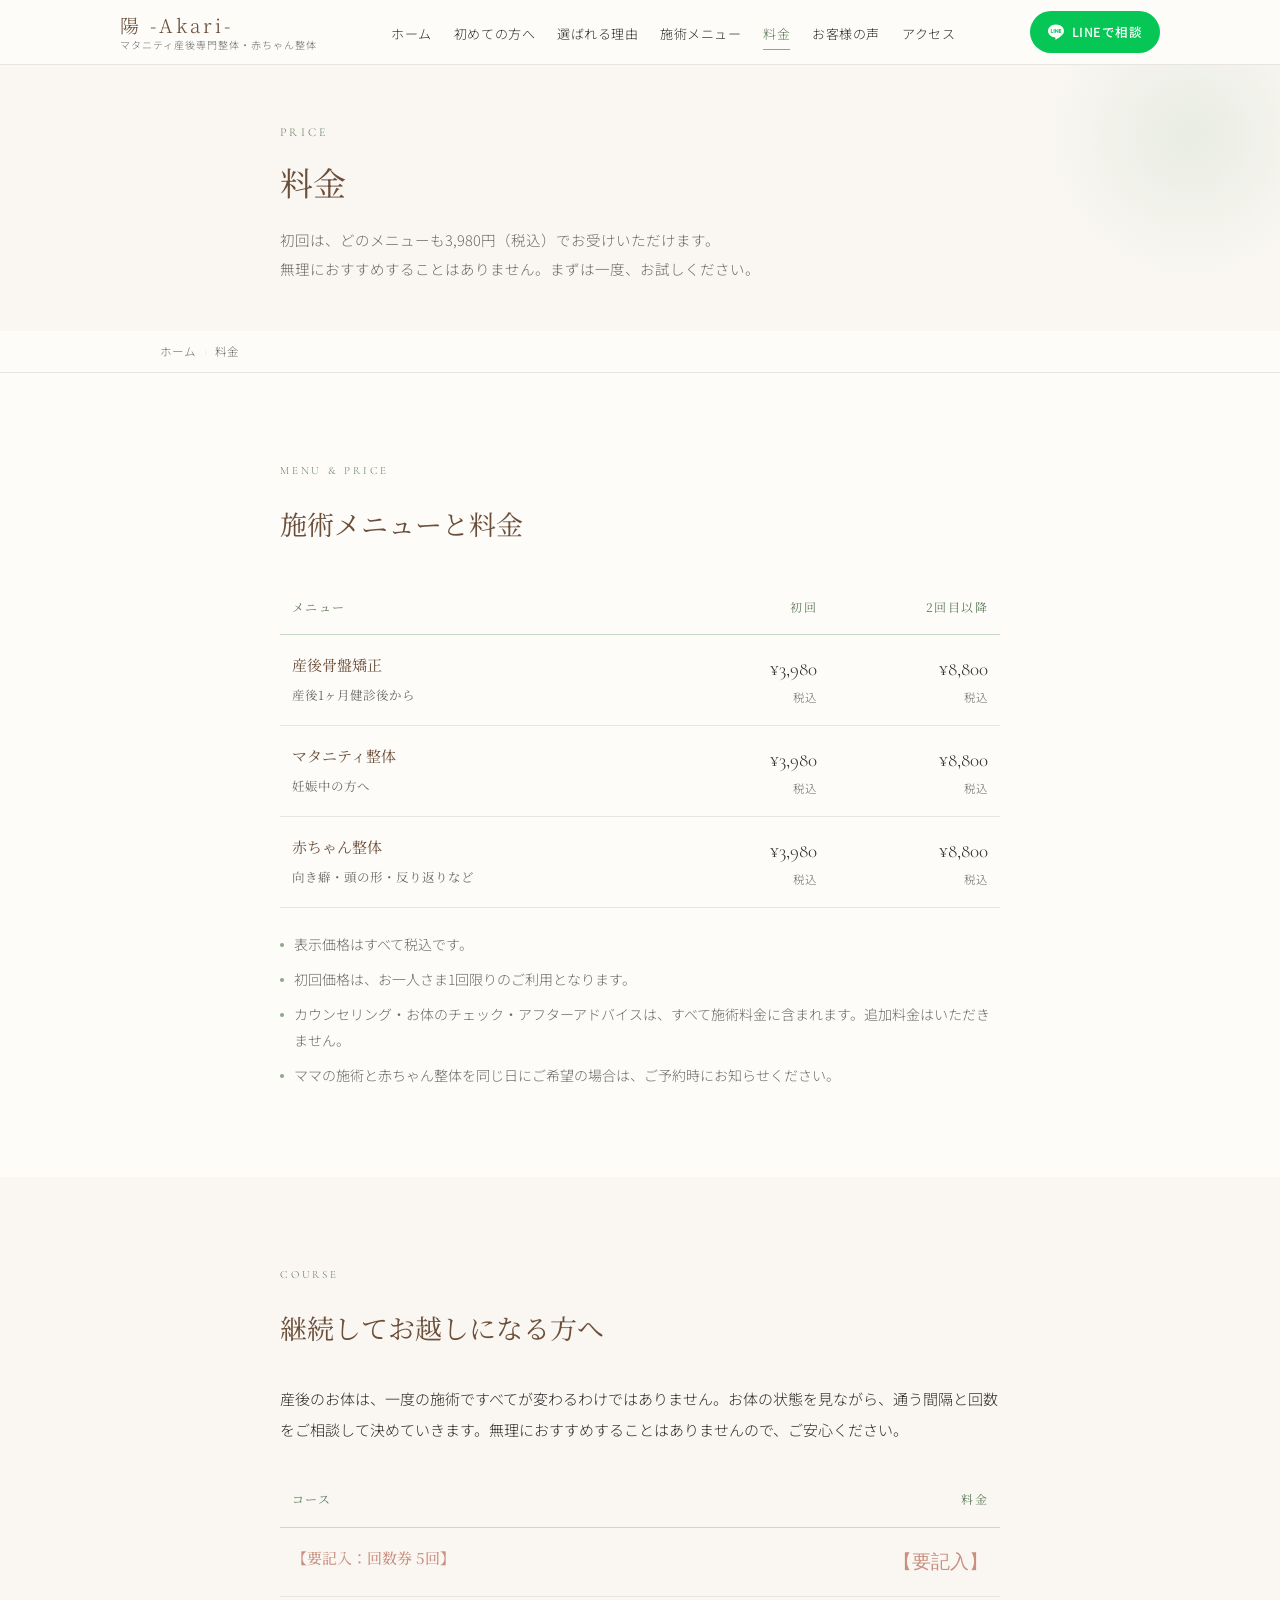
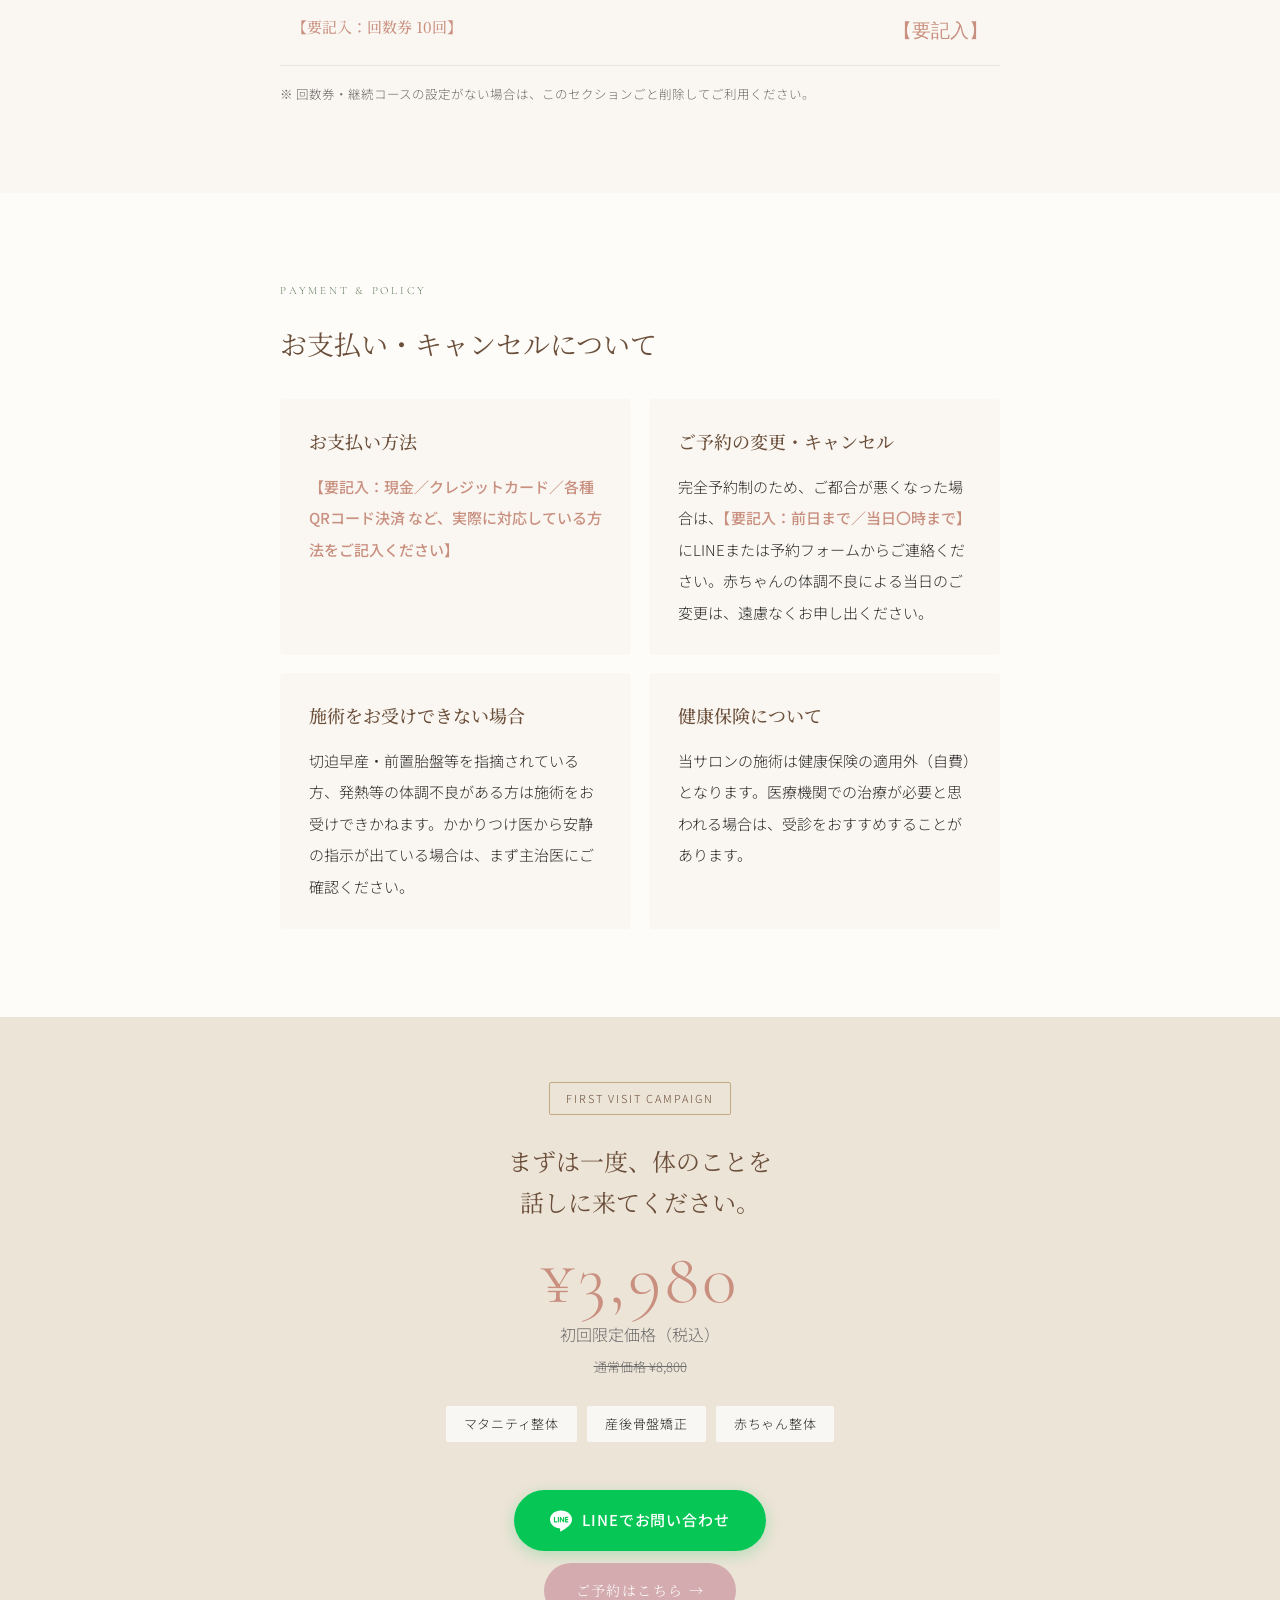
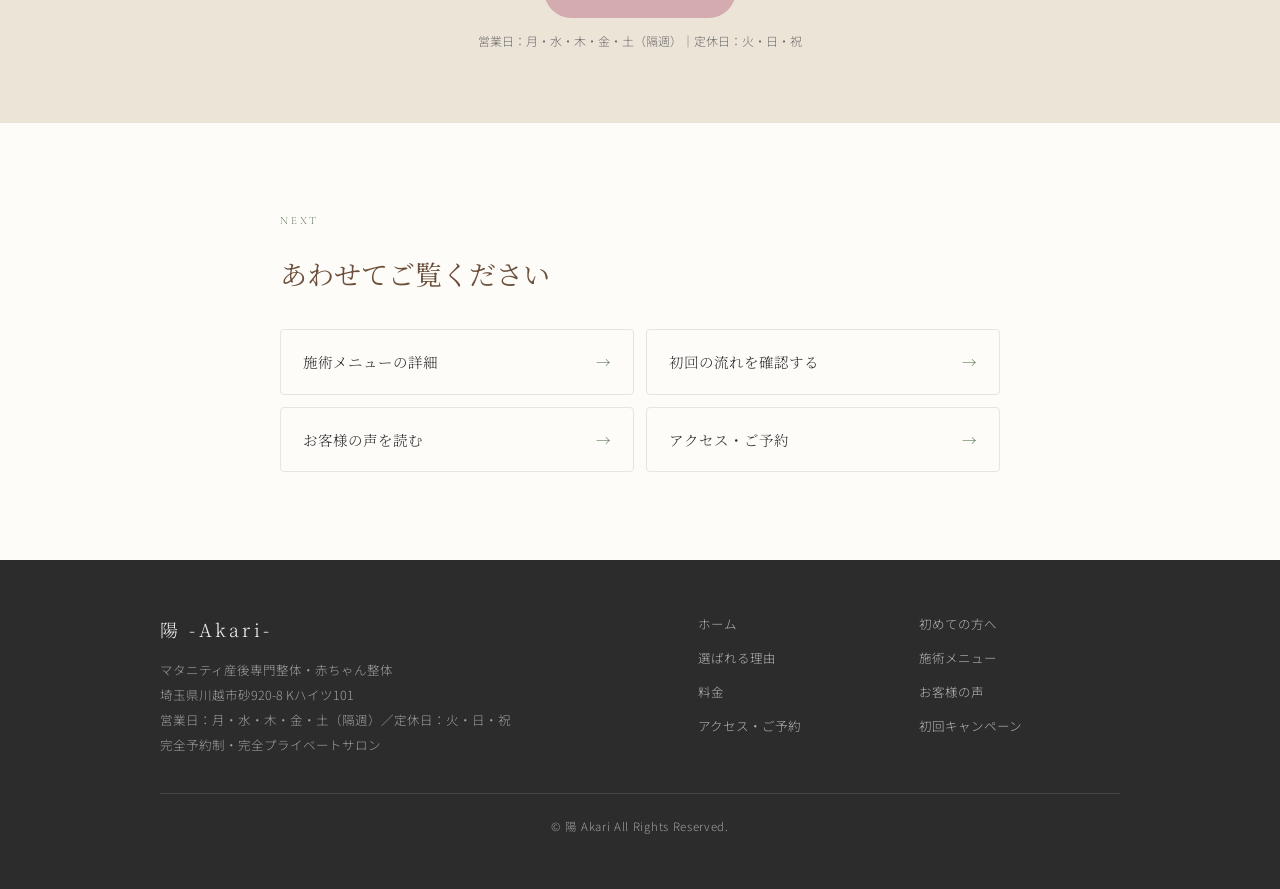
<file: hp/price.html>
<!DOCTYPE html>
<html lang="ja">
<head>
<meta charset="UTF-8">
<meta name="viewport" content="width=device-width, initial-scale=1.0">
<title>料金｜陽 -Akari-（川越・新河岸のマタニティ産後専門整体）</title>
<meta name="description" content="川越市新河岸の産後ケアサロン 陽 -Akari- の料金表。産後骨盤矯正・マタニティ整体・赤ちゃん整体は初回3,980円（通常8,800円）。お支払い方法・キャンセルについてもご案内しています。">
<link rel="canonical" href="https://nabistyle1212-max.github.io/kurodo/hp/price.html">
<meta property="og:type" content="article">
<meta property="og:title" content="料金｜陽 -Akari-">
<meta property="og:description" content="産後骨盤矯正・マタニティ整体・赤ちゃん整体は初回3,980円（通常8,800円）。">
<meta property="og:url" content="https://nabistyle1212-max.github.io/kurodo/hp/price.html">
<meta property="og:image" content="https://nabistyle1212-max.github.io/kurodo/images/hero.jpg">
<meta property="og:locale" content="ja_JP">
<link rel="preconnect" href="https://fonts.googleapis.com">
<link rel="preconnect" href="https://fonts.gstatic.com" crossorigin>
<link href="https://fonts.googleapis.com/css2?family=Noto+Serif+JP:wght@300;400;500;700&family=Noto+Sans+JP:wght@300;400;500&family=Cormorant+Garamond:ital,wght@0,300;0,400;1,300&display=swap" rel="stylesheet">
<link rel="stylesheet" href="assets/style.css">
<script>document.documentElement.classList.add('js');</script>
<style>
  .todo { color: var(--blush-dark); font-weight: 500; }
</style>
</head>
<body>

<svg width="0" height="0" style="position:absolute" aria-hidden="true" focusable="false">
  <symbol id="ico-line" viewBox="0 0 24 24"><path d="M19.365 9.863c.349 0 .63.285.63.631 0 .345-.281.63-.63.63H17.61v1.125h1.755c.349 0 .63.283.63.63 0 .344-.281.629-.63.629h-2.386c-.345 0-.627-.285-.627-.629V8.108c0-.345.282-.63.63-.63h2.386c.346 0 .627.285.627.63 0 .349-.281.63-.63.63H17.61v1.125h1.755zm-3.855 3.016c0 .27-.174.51-.432.596-.064.021-.133.031-.199.031-.211 0-.391-.09-.51-.25l-2.443-3.317v2.94c0 .344-.279.629-.631.629-.346 0-.626-.285-.626-.629V8.108c0-.27.173-.51.43-.595.06-.023.136-.033.194-.033.195 0 .375.104.495.254l2.462 3.33V8.108c0-.345.282-.63.63-.63.345 0 .63.285.63.63v4.771zm-5.741 0c0 .344-.282.629-.631.629-.345 0-.627-.285-.627-.629V8.108c0-.345.282-.63.63-.63.346 0 .628.285.628.63v4.771zm-2.466.629H4.917c-.345 0-.63-.285-.63-.629V8.108c0-.345.285-.63.63-.63.348 0 .63.285.63.63v4.141h1.756c.348 0 .629.283.629.63 0 .344-.282.629-.629.629M24 10.314C24 4.943 18.615.572 12 .572S0 4.943 0 10.314c0 4.811 4.27 8.842 10.035 9.608.391.082.923.258 1.058.59.12.301.079.766.038 1.08l-.164 1.02c-.045.301-.24 1.186 1.049.645 1.291-.539 6.916-4.078 9.436-6.975C23.176 14.393 24 12.458 24 10.314"/></symbol>
</svg>

<header class="site-header">
  <div class="header-inner">
    <a class="logo" href="index.html">
      <span class="logo-name">陽 -Akari-</span>
      <span class="logo-sub">マタニティ産後専門整体・赤ちゃん整体</span>
    </a>
    <nav class="gnav" aria-label="メインメニュー">
      <ul>
        <li><a href="index.html">ホーム</a></li>
        <li><a href="first.html">初めての方へ</a></li>
        <li><a href="feature.html">選ばれる理由</a></li>
        <li><a href="menu.html">施術メニュー</a></li>
        <li><a href="price.html" aria-current="page">料金</a></li>
        <li><a href="voice.html">お客様の声</a></li>
        <li><a href="access.html">アクセス</a></li>
      </ul>
    </nav>
    <a class="header-cta" href="https://lin.ee/V1Rg8Bm" target="_blank" rel="noopener">
      <svg viewBox="0 0 24 24" aria-hidden="true"><use href="#ico-line"></use></svg>
      LINEで相談
    </a>
    <button class="nav-toggle" type="button" aria-expanded="false" aria-controls="drawer" aria-label="メニューを開く">
      <span></span><span></span><span></span>
    </button>
  </div>
</header>

<nav class="drawer" id="drawer" hidden aria-label="メニュー">
  <ul>
    <li><a href="index.html"><span class="en">Home</span>ホーム</a></li>
    <li><a href="first.html"><span class="en">First</span>初めての方へ</a></li>
    <li><a href="feature.html"><span class="en">Why</span>選ばれる理由</a></li>
    <li><a href="menu.html"><span class="en">Menu</span>施術メニュー</a></li>
    <li><a href="price.html"><span class="en">Price</span>料金</a></li>
    <li><a href="voice.html"><span class="en">Voice</span>お客様の声</a></li>
    <li><a href="access.html"><span class="en">Access</span>アクセス・ご予約</a></li>
  </ul>
  <div class="drawer-cta">
    <a class="btn-line" href="https://lin.ee/V1Rg8Bm" target="_blank" rel="noopener">
      <svg viewBox="0 0 24 24" aria-hidden="true"><use href="#ico-line"></use></svg>
      LINEでお問い合わせ
    </a>
    <a class="btn-reserve" href="https://reservia.jp/shop/reserve/926f805084?utm_source=route&amp;utm_medium=homepage&amp;utm_campaign=analysis&amp;reserve_via=homepage" target="_blank" rel="noopener">ご予約はこちら →</a>
  </div>
</nav>

<div class="page-hero">
  <div class="inner">
    <span class="en">Price</span>
    <h1>料金</h1>
    <p>初回は、どのメニューも3,980円（税込）でお受けいただけます。<br>
    無理におすすめすることはありません。まずは一度、お試しください。</p>
  </div>
</div>

<nav class="breadcrumb" aria-label="現在位置">
  <ol>
    <li><a href="index.html">ホーム</a></li>
    <li>料金</li>
  </ol>
</nav>

<main>

<!-- 料金表 -->
<section class="bg-white">
  <div class="inner reveal">
    <span class="section-label">Menu &amp; Price</span>
    <h2 class="sec-title">施術メニューと料金</h2>
    <div class="table-scroll">
      <table class="price-table">
        <thead>
          <tr>
            <th scope="col">メニュー</th>
            <th scope="col" style="text-align:right;">初回</th>
            <th scope="col" style="text-align:right;">2回目以降</th>
          </tr>
        </thead>
        <tbody>
          <tr>
            <th scope="row">産後骨盤矯正<br><span class="note-sm">産後1ヶ月健診後から</span></th>
            <td class="price first">¥3,980<small>税込</small></td>
            <td class="price">¥8,800<small>税込</small></td>
          </tr>
          <tr>
            <th scope="row">マタニティ整体<br><span class="note-sm">妊娠中の方へ</span></th>
            <td class="price first">¥3,980<small>税込</small></td>
            <td class="price">¥8,800<small>税込</small></td>
          </tr>
          <tr>
            <th scope="row">赤ちゃん整体<br><span class="note-sm">向き癖・頭の形・反り返りなど</span></th>
            <td class="price first">¥3,980<small>税込</small></td>
            <td class="price">¥8,800<small>税込</small></td>
          </tr>
        </tbody>
      </table>
    </div>
    <ul class="dot-list" style="margin-top:24px;">
      <li>表示価格はすべて税込です。</li>
      <li>初回価格は、お一人さま1回限りのご利用となります。</li>
      <li>カウンセリング・お体のチェック・アフターアドバイスは、すべて施術料金に含まれます。追加料金はいただきません。</li>
      <li>ママの施術と赤ちゃん整体を同じ日にご希望の場合は、ご予約時にお知らせください。</li>
    </ul>
  </div>
</section>

<!-- 回数券・継続コース（要記入） -->
<section class="bg-cream">
  <div class="inner reveal">
    <span class="section-label">Course</span>
    <h2 class="sec-title">継続してお越しになる方へ</h2>
    <div class="body-text" style="margin-bottom:26px;">
      <p>産後のお体は、一度の施術ですべてが変わるわけではありません。お体の状態を見ながら、通う間隔と回数をご相談して決めていきます。無理におすすめすることはありませんので、ご安心ください。</p>
    </div>
    <div class="table-scroll">
      <table class="price-table">
        <thead>
          <tr>
            <th scope="col">コース</th>
            <th scope="col" style="text-align:right;">料金</th>
          </tr>
        </thead>
        <tbody>
          <tr>
            <th scope="row"><span class="todo">【要記入：回数券 5回】</span></th>
            <td class="price"><span class="todo">【要記入】</span></td>
          </tr>
          <tr>
            <th scope="row"><span class="todo">【要記入：回数券 10回】</span></th>
            <td class="price"><span class="todo">【要記入】</span></td>
          </tr>
        </tbody>
      </table>
    </div>
    <p class="note-sm" style="margin-top:16px;">
      ※ 回数券・継続コースの設定がない場合は、このセクションごと削除してご利用ください。
    </p>
  </div>
</section>

<!-- お支払い・キャンセル -->
<section class="bg-white">
  <div class="inner reveal">
    <span class="section-label">Payment &amp; Policy</span>
    <h2 class="sec-title">お支払い・キャンセルについて</h2>
    <div class="card-grid cols-2">
      <div class="card">
        <h3 class="sub-title">お支払い方法</h3>
        <p class="body-text"><span class="todo">【要記入：現金／クレジットカード／各種QRコード決済 など、実際に対応している方法をご記入ください】</span></p>
      </div>
      <div class="card">
        <h3 class="sub-title">ご予約の変更・キャンセル</h3>
        <p class="body-text">完全予約制のため、ご都合が悪くなった場合は、<span class="todo">【要記入：前日まで／当日〇時まで】</span>にLINEまたは予約フォームからご連絡ください。赤ちゃんの体調不良による当日のご変更は、遠慮なくお申し出ください。</p>
      </div>
      <div class="card">
        <h3 class="sub-title">施術をお受けできない場合</h3>
        <p class="body-text">切迫早産・前置胎盤等を指摘されている方、発熱等の体調不良がある方は施術をお受けできかねます。かかりつけ医から安静の指示が出ている場合は、まず主治医にご確認ください。</p>
      </div>
      <div class="card">
        <h3 class="sub-title">健康保険について</h3>
        <p class="body-text">当サロンの施術は健康保険の適用外（自費）となります。医療機関での治療が必要と思われる場合は、受診をおすすめすることがあります。</p>
      </div>
    </div>
  </div>
</section>

<!-- CTA -->
<section class="cta-section offer">
  <div class="inner reveal">
    <span class="offer-tag">FIRST VISIT CAMPAIGN</span>
    <h2 class="offer-title">まずは一度、体のことを<br>話しに来てください。</h2>
    <p class="offer-price">¥3,980</p>
    <p class="offer-unit">初回限定価格（税込）</p>
    <p class="offer-original">通常価格 ¥8,800</p>
    <div class="offer-menu">
      <span>マタニティ整体</span>
      <span>産後骨盤矯正</span>
      <span>赤ちゃん整体</span>
    </div>
    <div class="cta-block">
      <a class="btn-line" href="https://lin.ee/V1Rg8Bm" target="_blank" rel="noopener">
        <svg viewBox="0 0 24 24" aria-hidden="true"><use href="#ico-line"></use></svg>
        LINEでお問い合わせ
      </a>
      <a class="btn-reserve" href="https://reservia.jp/shop/reserve/926f805084?utm_source=route&amp;utm_medium=homepage&amp;utm_campaign=analysis&amp;reserve_via=homepage" target="_blank" rel="noopener">ご予約はこちら →</a>
      <p class="note">営業日：月・水・木・金・土（隔週）｜定休日：火・日・祝</p>
    </div>
  </div>
</section>

<section class="bg-white">
  <div class="inner reveal">
    <span class="section-label">Next</span>
    <h2 class="sec-title">あわせてご覧ください</h2>
    <div class="next-links">
      <a class="next-link" href="menu.html">施術メニューの詳細</a>
      <a class="next-link" href="first.html">初回の流れを確認する</a>
      <a class="next-link" href="voice.html">お客様の声を読む</a>
      <a class="next-link" href="access.html">アクセス・ご予約</a>
    </div>
  </div>
</section>

</main>

<footer class="site-footer">
  <div class="footer-inner">
    <div class="footer-top">
      <div>
        <p class="footer-name">陽 -Akari-</p>
        <p class="footer-desc">
          マタニティ産後専門整体・赤ちゃん整体<br>
          埼玉県川越市砂920-8 Kハイツ101<br>
          営業日：月・水・木・金・土（隔週）／定休日：火・日・祝<br>
          完全予約制・完全プライベートサロン
        </p>
      </div>
      <nav aria-label="フッターメニュー">
        <ul class="footer-nav">
          <li><a href="index.html">ホーム</a></li>
          <li><a href="first.html">初めての方へ</a></li>
          <li><a href="feature.html">選ばれる理由</a></li>
          <li><a href="menu.html">施術メニュー</a></li>
          <li><a href="price.html">料金</a></li>
          <li><a href="voice.html">お客様の声</a></li>
          <li><a href="access.html">アクセス・ご予約</a></li>
          <li><a href="../">初回キャンペーン</a></li>
        </ul>
      </nav>
    </div>
    <div class="footer-bottom">© 陽 Akari All Rights Reserved.</div>
  </div>
</footer>

<div class="fixed-cta">
  <a class="line" href="https://lin.ee/V1Rg8Bm" target="_blank" rel="noopener">
    <svg viewBox="0 0 24 24" aria-hidden="true"><use href="#ico-line"></use></svg>
    LINEで相談
  </a>
  <a class="reserve" href="https://reservia.jp/shop/reserve/926f805084?utm_source=route&amp;utm_medium=homepage&amp;utm_campaign=analysis&amp;reserve_via=homepage" target="_blank" rel="noopener">ご予約</a>
</div>

<script src="assets/site.js" defer></script>
</body>
</html>
</file>
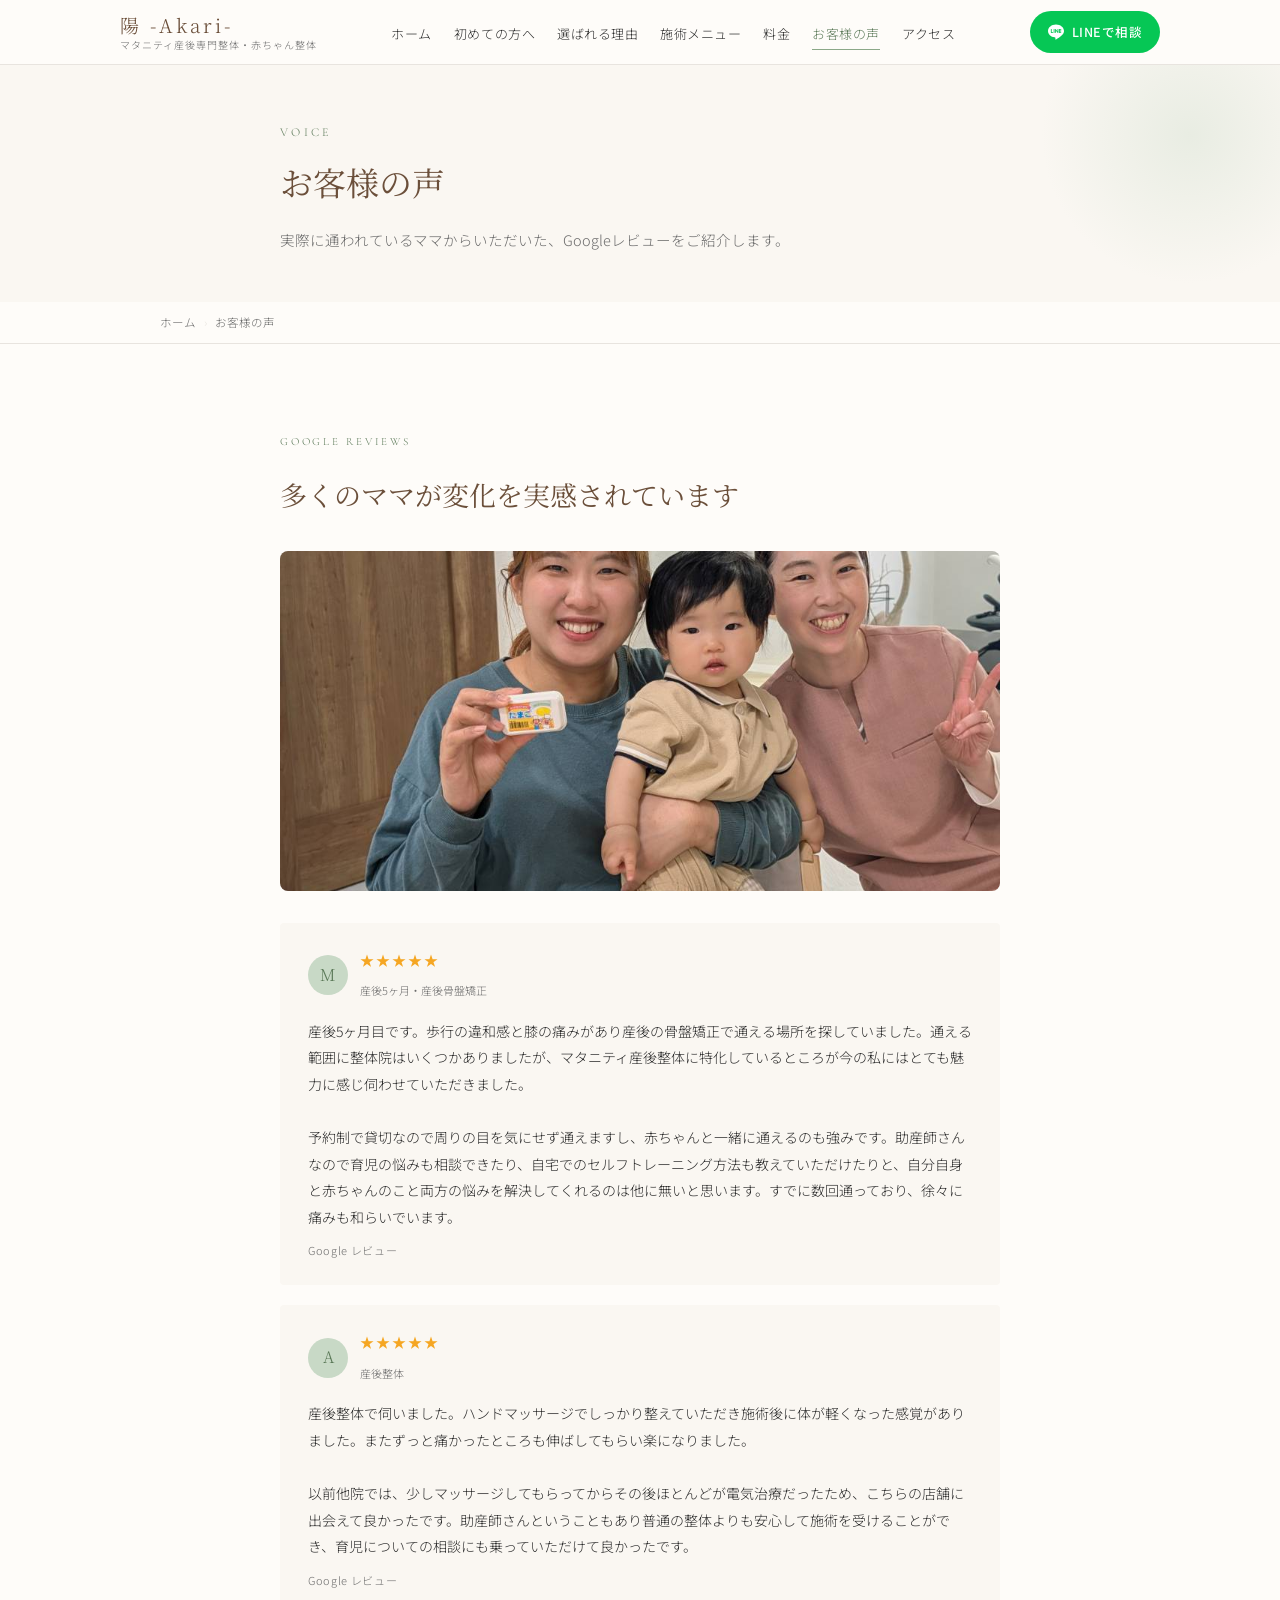
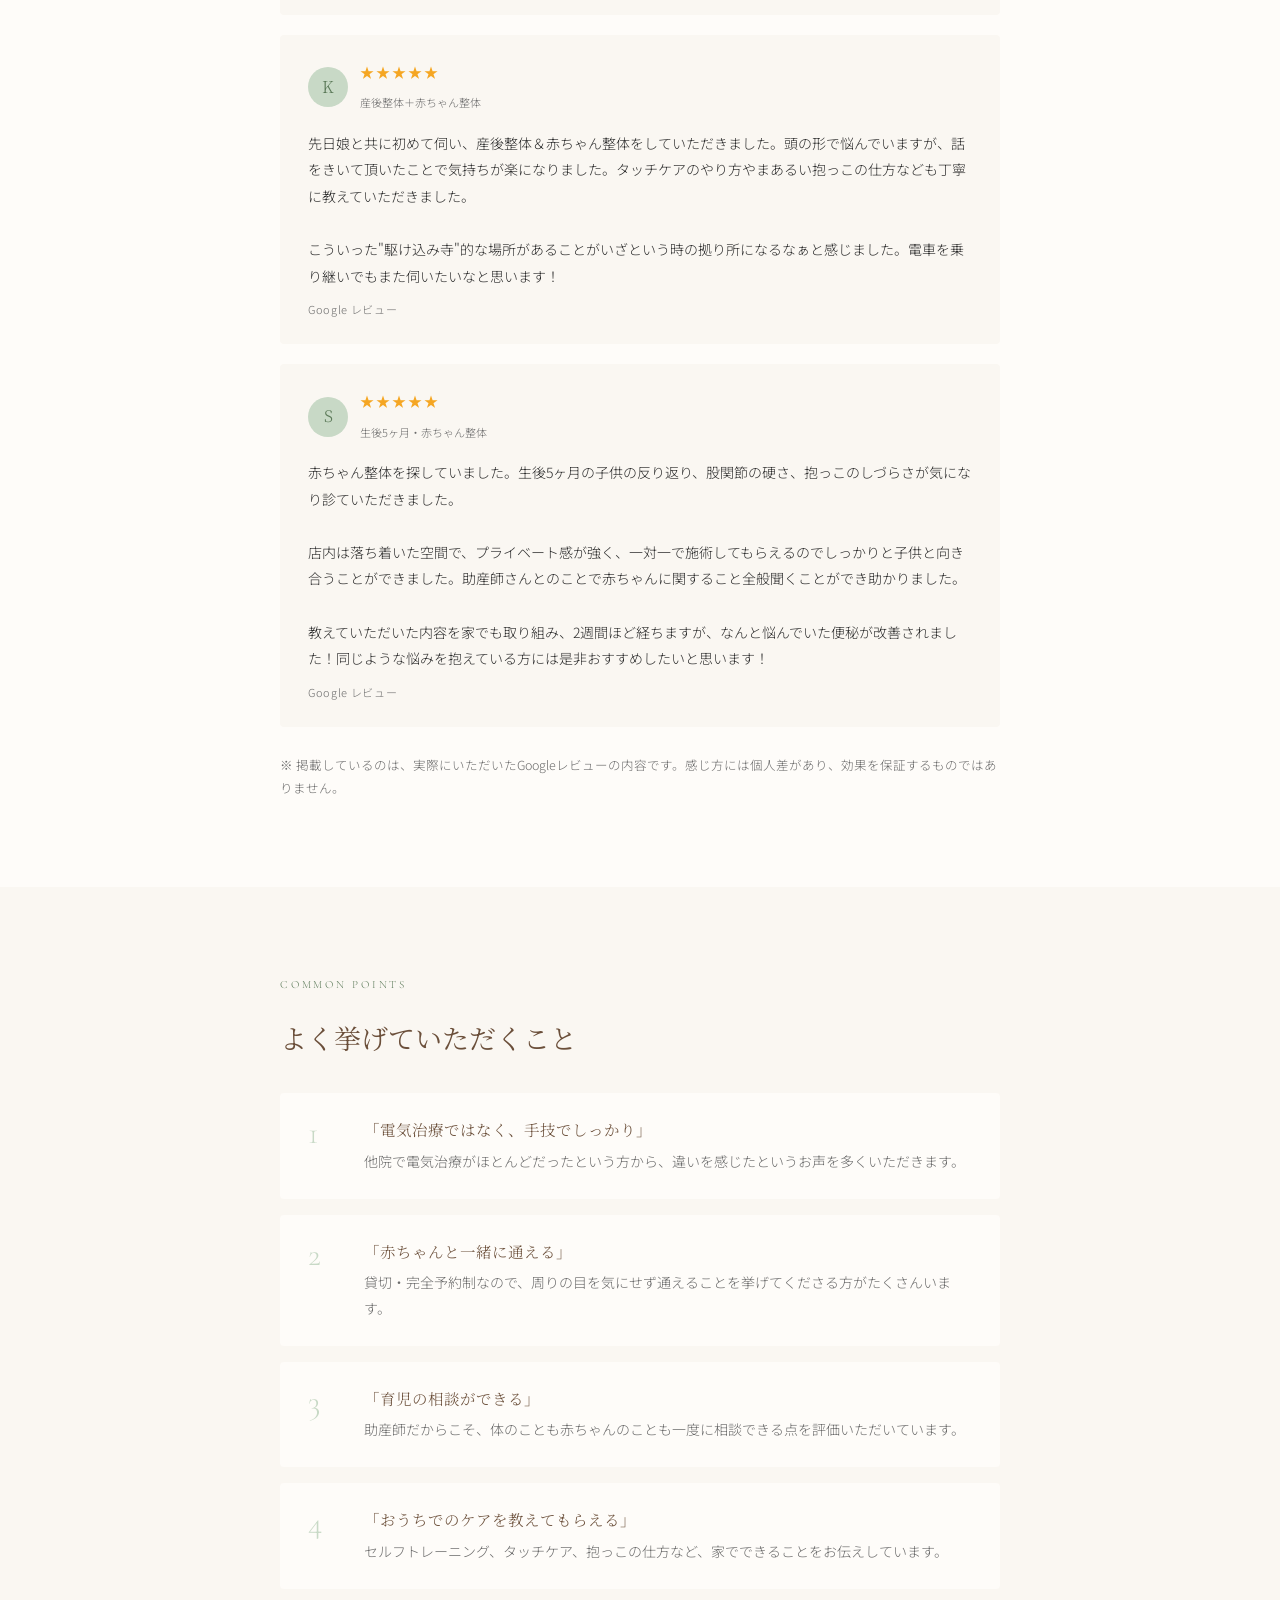
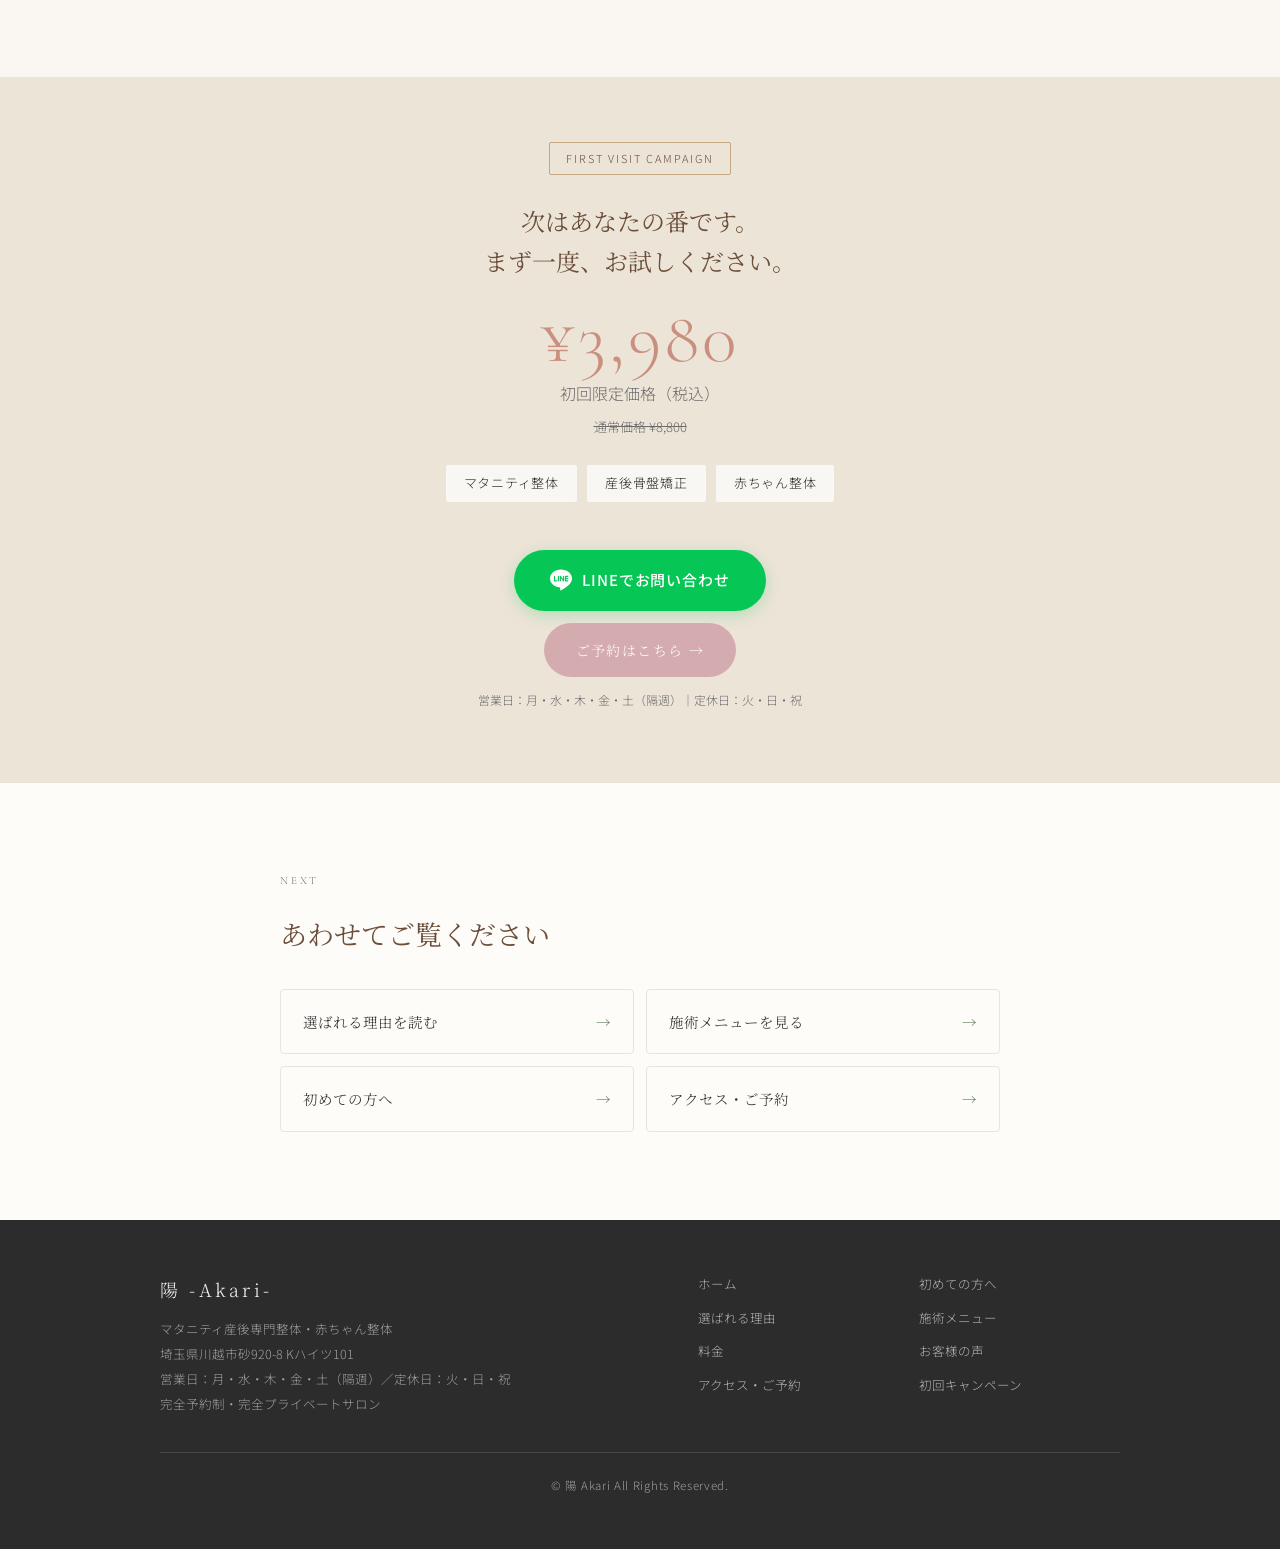
<file: hp/voice.html>
<!DOCTYPE html>
<html lang="ja">
<head>
<meta charset="UTF-8">
<meta name="viewport" content="width=device-width, initial-scale=1.0">
<title>お客様の声｜陽 -Akari-（川越・新河岸の産後ケアサロン）</title>
<meta name="description" content="川越市新河岸の産後ケアサロン 陽 -Akari- に実際に通われているママからのGoogleレビューをご紹介します。産後骨盤矯正・赤ちゃん整体を受けた方の感想を掲載しています。">
<link rel="canonical" href="https://nabistyle1212-max.github.io/kurodo/hp/voice.html">
<meta property="og:type" content="article">
<meta property="og:title" content="お客様の声｜陽 -Akari-">
<meta property="og:description" content="実際に通われているママからのGoogleレビューをご紹介します。">
<meta property="og:url" content="https://nabistyle1212-max.github.io/kurodo/hp/voice.html">
<meta property="og:image" content="https://nabistyle1212-max.github.io/kurodo/images/review-photo.jpg">
<meta property="og:locale" content="ja_JP">
<link rel="preconnect" href="https://fonts.googleapis.com">
<link rel="preconnect" href="https://fonts.gstatic.com" crossorigin>
<link href="https://fonts.googleapis.com/css2?family=Noto+Serif+JP:wght@300;400;500;700&family=Noto+Sans+JP:wght@300;400;500&family=Cormorant+Garamond:ital,wght@0,300;0,400;1,300&display=swap" rel="stylesheet">
<link rel="stylesheet" href="assets/style.css">
<script>document.documentElement.classList.add('js');</script>
</head>
<body>

<svg width="0" height="0" style="position:absolute" aria-hidden="true" focusable="false">
  <symbol id="ico-line" viewBox="0 0 24 24"><path d="M19.365 9.863c.349 0 .63.285.63.631 0 .345-.281.63-.63.63H17.61v1.125h1.755c.349 0 .63.283.63.63 0 .344-.281.629-.63.629h-2.386c-.345 0-.627-.285-.627-.629V8.108c0-.345.282-.63.63-.63h2.386c.346 0 .627.285.627.63 0 .349-.281.63-.63.63H17.61v1.125h1.755zm-3.855 3.016c0 .27-.174.51-.432.596-.064.021-.133.031-.199.031-.211 0-.391-.09-.51-.25l-2.443-3.317v2.94c0 .344-.279.629-.631.629-.346 0-.626-.285-.626-.629V8.108c0-.27.173-.51.43-.595.06-.023.136-.033.194-.033.195 0 .375.104.495.254l2.462 3.33V8.108c0-.345.282-.63.63-.63.345 0 .63.285.63.63v4.771zm-5.741 0c0 .344-.282.629-.631.629-.345 0-.627-.285-.627-.629V8.108c0-.345.282-.63.63-.63.346 0 .628.285.628.63v4.771zm-2.466.629H4.917c-.345 0-.63-.285-.63-.629V8.108c0-.345.285-.63.63-.63.348 0 .63.285.63.63v4.141h1.756c.348 0 .629.283.629.63 0 .344-.282.629-.629.629M24 10.314C24 4.943 18.615.572 12 .572S0 4.943 0 10.314c0 4.811 4.27 8.842 10.035 9.608.391.082.923.258 1.058.59.12.301.079.766.038 1.08l-.164 1.02c-.045.301-.24 1.186 1.049.645 1.291-.539 6.916-4.078 9.436-6.975C23.176 14.393 24 12.458 24 10.314"/></symbol>
</svg>

<header class="site-header">
  <div class="header-inner">
    <a class="logo" href="index.html">
      <span class="logo-name">陽 -Akari-</span>
      <span class="logo-sub">マタニティ産後専門整体・赤ちゃん整体</span>
    </a>
    <nav class="gnav" aria-label="メインメニュー">
      <ul>
        <li><a href="index.html">ホーム</a></li>
        <li><a href="first.html">初めての方へ</a></li>
        <li><a href="feature.html">選ばれる理由</a></li>
        <li><a href="menu.html">施術メニュー</a></li>
        <li><a href="price.html">料金</a></li>
        <li><a href="voice.html" aria-current="page">お客様の声</a></li>
        <li><a href="access.html">アクセス</a></li>
      </ul>
    </nav>
    <a class="header-cta" href="https://lin.ee/V1Rg8Bm" target="_blank" rel="noopener">
      <svg viewBox="0 0 24 24" aria-hidden="true"><use href="#ico-line"></use></svg>
      LINEで相談
    </a>
    <button class="nav-toggle" type="button" aria-expanded="false" aria-controls="drawer" aria-label="メニューを開く">
      <span></span><span></span><span></span>
    </button>
  </div>
</header>

<nav class="drawer" id="drawer" hidden aria-label="メニュー">
  <ul>
    <li><a href="index.html"><span class="en">Home</span>ホーム</a></li>
    <li><a href="first.html"><span class="en">First</span>初めての方へ</a></li>
    <li><a href="feature.html"><span class="en">Why</span>選ばれる理由</a></li>
    <li><a href="menu.html"><span class="en">Menu</span>施術メニュー</a></li>
    <li><a href="price.html"><span class="en">Price</span>料金</a></li>
    <li><a href="voice.html"><span class="en">Voice</span>お客様の声</a></li>
    <li><a href="access.html"><span class="en">Access</span>アクセス・ご予約</a></li>
  </ul>
  <div class="drawer-cta">
    <a class="btn-line" href="https://lin.ee/V1Rg8Bm" target="_blank" rel="noopener">
      <svg viewBox="0 0 24 24" aria-hidden="true"><use href="#ico-line"></use></svg>
      LINEでお問い合わせ
    </a>
    <a class="btn-reserve" href="https://reservia.jp/shop/reserve/926f805084?utm_source=route&amp;utm_medium=homepage&amp;utm_campaign=analysis&amp;reserve_via=homepage" target="_blank" rel="noopener">ご予約はこちら →</a>
  </div>
</nav>

<div class="page-hero">
  <div class="inner">
    <span class="en">Voice</span>
    <h1>お客様の声</h1>
    <p>実際に通われているママからいただいた、Googleレビューをご紹介します。</p>
  </div>
</div>

<nav class="breadcrumb" aria-label="現在位置">
  <ol>
    <li><a href="index.html">ホーム</a></li>
    <li>お客様の声</li>
  </ol>
</nav>

<main>

<section class="bg-white">
  <div class="inner reveal">
    <span class="section-label">Google Reviews</span>
    <h2 class="sec-title">多くのママが変化を実感されています</h2>
    <div class="photo" style="margin-bottom:32px;">
      <img src="../images/review-photo.jpg" alt="施術の様子" style="height:340px;object-fit:cover;object-position:center 55%;" width="960" height="340">
    </div>

    <div class="card-grid" style="gap:20px;">

      <div class="review-card">
        <div class="review-header">
          <div class="review-avatar">M</div>
          <div>
            <span class="review-stars">★★★★★</span>
            <span class="review-date">産後5ヶ月・産後骨盤矯正</span>
          </div>
        </div>
        <p class="review-text">産後5ヶ月目です。歩行の違和感と膝の痛みがあり産後の骨盤矯正で通える場所を探していました。通える範囲に整体院はいくつかありましたが、マタニティ産後整体に特化しているところが今の私にはとても魅力に感じ伺わせていただきました。<br><br>予約制で貸切なので周りの目を気にせず通えますし、赤ちゃんと一緒に通えるのも強みです。助産師さんなので育児の悩みも相談できたり、自宅でのセルフトレーニング方法も教えていただけたりと、自分自身と赤ちゃんのこと両方の悩みを解決してくれるのは他に無いと思います。すでに数回通っており、徐々に痛みも和らいでいます。</p>
        <p class="review-source">Google レビュー</p>
      </div>

      <div class="review-card">
        <div class="review-header">
          <div class="review-avatar">A</div>
          <div>
            <span class="review-stars">★★★★★</span>
            <span class="review-date">産後整体</span>
          </div>
        </div>
        <p class="review-text">産後整体で伺いました。ハンドマッサージでしっかり整えていただき施術後に体が軽くなった感覚がありました。またずっと痛かったところも伸ばしてもらい楽になりました。<br><br>以前他院では、少しマッサージしてもらってからその後ほとんどが電気治療だったため、こちらの店舗に出会えて良かったです。助産師さんということもあり普通の整体よりも安心して施術を受けることができ、育児についての相談にも乗っていただけて良かったです。</p>
        <p class="review-source">Google レビュー</p>
      </div>

      <div class="review-card">
        <div class="review-header">
          <div class="review-avatar">K</div>
          <div>
            <span class="review-stars">★★★★★</span>
            <span class="review-date">産後整体＋赤ちゃん整体</span>
          </div>
        </div>
        <p class="review-text">先日娘と共に初めて伺い、産後整体＆赤ちゃん整体をしていただきました。頭の形で悩んでいますが、話をきいて頂いたことで気持ちが楽になりました。タッチケアのやり方やまあるい抱っこの仕方なども丁寧に教えていただきました。<br><br>こういった"駆け込み寺"的な場所があることがいざという時の拠り所になるなぁと感じました。電車を乗り継いでもまた伺いたいなと思います！</p>
        <p class="review-source">Google レビュー</p>
      </div>

      <div class="review-card">
        <div class="review-header">
          <div class="review-avatar">S</div>
          <div>
            <span class="review-stars">★★★★★</span>
            <span class="review-date">生後5ヶ月・赤ちゃん整体</span>
          </div>
        </div>
        <p class="review-text">赤ちゃん整体を探していました。生後5ヶ月の子供の反り返り、股関節の硬さ、抱っこのしづらさが気になり診ていただきました。<br><br>店内は落ち着いた空間で、プライベート感が強く、一対一で施術してもらえるのでしっかりと子供と向き合うことができました。助産師さんとのことで赤ちゃんに関すること全般聞くことができ助かりました。<br><br>教えていただいた内容を家でも取り組み、2週間ほど経ちますが、なんと悩んでいた便秘が改善されました！同じような悩みを抱えている方には是非おすすめしたいと思います！</p>
        <p class="review-source">Google レビュー</p>
      </div>

    </div>

    <p class="note-sm" style="margin-top:26px;">
      ※ 掲載しているのは、実際にいただいたGoogleレビューの内容です。感じ方には個人差があり、効果を保証するものではありません。
    </p>
  </div>
</section>

<!-- 共通して挙がる点 -->
<section class="bg-cream">
  <div class="inner reveal">
    <span class="section-label">Common Points</span>
    <h2 class="sec-title">よく挙げていただくこと</h2>
    <div class="card-grid" style="gap:16px;">
      <div class="num-card">
        <div class="num">1</div>
        <div>
          <p class="t">「電気治療ではなく、手技でしっかり」</p>
          <p class="d">他院で電気治療がほとんどだったという方から、違いを感じたというお声を多くいただきます。</p>
        </div>
      </div>
      <div class="num-card">
        <div class="num">2</div>
        <div>
          <p class="t">「赤ちゃんと一緒に通える」</p>
          <p class="d">貸切・完全予約制なので、周りの目を気にせず通えることを挙げてくださる方がたくさんいます。</p>
        </div>
      </div>
      <div class="num-card">
        <div class="num">3</div>
        <div>
          <p class="t">「育児の相談ができる」</p>
          <p class="d">助産師だからこそ、体のことも赤ちゃんのことも一度に相談できる点を評価いただいています。</p>
        </div>
      </div>
      <div class="num-card">
        <div class="num">4</div>
        <div>
          <p class="t">「おうちでのケアを教えてもらえる」</p>
          <p class="d">セルフトレーニング、タッチケア、抱っこの仕方など、家でできることをお伝えしています。</p>
        </div>
      </div>
    </div>
  </div>
</section>

<!-- CTA -->
<section class="cta-section offer">
  <div class="inner reveal">
    <span class="offer-tag">FIRST VISIT CAMPAIGN</span>
    <h2 class="offer-title">次はあなたの番です。<br>まず一度、お試しください。</h2>
    <p class="offer-price">¥3,980</p>
    <p class="offer-unit">初回限定価格（税込）</p>
    <p class="offer-original">通常価格 ¥8,800</p>
    <div class="offer-menu">
      <span>マタニティ整体</span>
      <span>産後骨盤矯正</span>
      <span>赤ちゃん整体</span>
    </div>
    <div class="cta-block">
      <a class="btn-line" href="https://lin.ee/V1Rg8Bm" target="_blank" rel="noopener">
        <svg viewBox="0 0 24 24" aria-hidden="true"><use href="#ico-line"></use></svg>
        LINEでお問い合わせ
      </a>
      <a class="btn-reserve" href="https://reservia.jp/shop/reserve/926f805084?utm_source=route&amp;utm_medium=homepage&amp;utm_campaign=analysis&amp;reserve_via=homepage" target="_blank" rel="noopener">ご予約はこちら →</a>
      <p class="note">営業日：月・水・木・金・土（隔週）｜定休日：火・日・祝</p>
    </div>
  </div>
</section>

<section class="bg-white">
  <div class="inner reveal">
    <span class="section-label">Next</span>
    <h2 class="sec-title">あわせてご覧ください</h2>
    <div class="next-links">
      <a class="next-link" href="feature.html">選ばれる理由を読む</a>
      <a class="next-link" href="menu.html">施術メニューを見る</a>
      <a class="next-link" href="first.html">初めての方へ</a>
      <a class="next-link" href="access.html">アクセス・ご予約</a>
    </div>
  </div>
</section>

</main>

<footer class="site-footer">
  <div class="footer-inner">
    <div class="footer-top">
      <div>
        <p class="footer-name">陽 -Akari-</p>
        <p class="footer-desc">
          マタニティ産後専門整体・赤ちゃん整体<br>
          埼玉県川越市砂920-8 Kハイツ101<br>
          営業日：月・水・木・金・土（隔週）／定休日：火・日・祝<br>
          完全予約制・完全プライベートサロン
        </p>
      </div>
      <nav aria-label="フッターメニュー">
        <ul class="footer-nav">
          <li><a href="index.html">ホーム</a></li>
          <li><a href="first.html">初めての方へ</a></li>
          <li><a href="feature.html">選ばれる理由</a></li>
          <li><a href="menu.html">施術メニュー</a></li>
          <li><a href="price.html">料金</a></li>
          <li><a href="voice.html">お客様の声</a></li>
          <li><a href="access.html">アクセス・ご予約</a></li>
          <li><a href="../">初回キャンペーン</a></li>
        </ul>
      </nav>
    </div>
    <div class="footer-bottom">© 陽 Akari All Rights Reserved.</div>
  </div>
</footer>

<div class="fixed-cta">
  <a class="line" href="https://lin.ee/V1Rg8Bm" target="_blank" rel="noopener">
    <svg viewBox="0 0 24 24" aria-hidden="true"><use href="#ico-line"></use></svg>
    LINEで相談
  </a>
  <a class="reserve" href="https://reservia.jp/shop/reserve/926f805084?utm_source=route&amp;utm_medium=homepage&amp;utm_campaign=analysis&amp;reserve_via=homepage" target="_blank" rel="noopener">ご予約</a>
</div>

<script src="assets/site.js" defer></script>
</body>
</html>
</file>
<file: hp/assets/style.css>
/* ============================================
   陽 -Akari- オフィシャルサイト 共通スタイル
   LP（/kurodo/）のデザイントークンを継承
   ============================================ */

:root {
  --cream: #FAF7F2;
  --warm-white: #FEFCF9;
  --sage: #8BA888;
  --sage-light: #C8D9C6;
  --sage-dark: #5C7A59;
  --blush: #E8C4B8;
  --blush-dark: #C99080;
  --warm-brown: #6B4F3A;
  --charcoal: #2C2C2C;
  --mid-gray: #6B6B6B;
  --light-gray: #E8E4DF;
  --gold: #C4A882;
  --line-green: #06C755;
  --reserve: #D4ACAF;

  --font-serif: 'Noto Serif JP', 'Cormorant Garamond', serif;
  --font-sans: 'Noto Sans JP', sans-serif;
  --font-latin: 'Cormorant Garamond', serif;

  --header-h: 64px;
}

*, *::before, *::after { box-sizing: border-box; margin: 0; padding: 0; }
html { scroll-behavior: smooth; scroll-padding-top: 80px; }

body {
  background: var(--warm-white);
  color: var(--charcoal);
  font-family: var(--font-sans);
  font-weight: 300;
  line-height: 1.9;
  overflow-x: hidden;
  /* モバイルの固定CTAバー分の余白 */
  padding-bottom: 0;
}

img { max-width: 100%; }
a { color: var(--sage-dark); }

/* ── 共通レイアウト ── */
section { padding: 72px 24px; }
.inner { max-width: 720px; margin: 0 auto; }
.inner-wide { max-width: 960px; margin: 0 auto; }

.section-label {
  font-family: var(--font-latin);
  font-size: 11px;
  letter-spacing: 0.25em;
  color: var(--sage-dark);
  text-transform: uppercase;
  display: block;
  margin-bottom: 18px;
}

h2.sec-title {
  font-family: var(--font-serif);
  font-size: clamp(20px, 3.4vw, 27px);
  font-weight: 400;
  line-height: 1.75;
  color: var(--warm-brown);
  margin-bottom: 32px;
}
h2.sec-title.center { text-align: center; }

h3.sub-title {
  font-family: var(--font-serif);
  font-size: 18px;
  font-weight: 500;
  color: var(--warm-brown);
  line-height: 1.7;
  margin-bottom: 14px;
}

.body-text { font-size: 15px; line-height: 2.1; }
.body-text p { margin-bottom: 15px; }
.body-text p:last-child { margin-bottom: 0; }

.lead {
  font-family: var(--font-serif);
  font-size: clamp(16px, 2.6vw, 19px);
  line-height: 2;
  color: var(--warm-brown);
  margin-bottom: 28px;
}

.note-sm { font-size: 12.5px; color: var(--mid-gray); line-height: 1.85; }

.bg-cream { background: var(--cream); }
.bg-white { background: var(--warm-white); }
.bg-sand  { background: #F2EDE6; }

/* 引用・強調ボックス */
.quote-box {
  padding: 24px 28px;
  background: var(--warm-white);
  border-left: 3px solid var(--blush-dark);
  font-family: var(--font-serif);
  font-size: 15.5px;
  color: var(--warm-brown);
  line-height: 1.95;
}
.quote-box.sage { border-left-color: var(--sage); background: var(--cream); color: var(--charcoal); }

.promise-box {
  padding: 28px;
  border: 1px solid var(--sage-light);
  border-radius: 2px;
  font-family: var(--font-serif);
  font-size: 15px;
  line-height: 2;
  background: rgba(200,217,198,0.08);
}

/* ── ヘッダー ── */
.site-header {
  position: sticky;
  top: 0;
  z-index: 100;
  background: rgba(254,252,249,0.94);
  backdrop-filter: blur(8px);
  border-bottom: 1px solid var(--light-gray);
}
.header-inner {
  max-width: 1080px;
  margin: 0 auto;
  height: var(--header-h);
  padding: 0 20px;
  display: flex;
  align-items: center;
  justify-content: space-between;
  gap: 16px;
}
.logo { text-decoration: none; display: block; line-height: 1.3; }
.logo-name {
  font-family: var(--font-serif);
  font-size: 19px;
  letter-spacing: 0.16em;
  color: var(--warm-brown);
  display: block;
}
.logo-sub {
  font-size: 10px;
  letter-spacing: 0.1em;
  color: var(--mid-gray);
  display: block;
}

.gnav { display: none; }
.gnav ul { list-style: none; display: flex; align-items: center; gap: 22px; }
.gnav a {
  text-decoration: none;
  font-size: 13px;
  letter-spacing: 0.04em;
  color: var(--charcoal);
  padding: 6px 0;
  border-bottom: 1px solid transparent;
  transition: color 0.2s, border-color 0.2s;
  white-space: nowrap;
}
.gnav a:hover { color: var(--sage-dark); border-bottom-color: var(--sage); }
.gnav a[aria-current="page"] { color: var(--sage-dark); border-bottom-color: var(--sage); }

.header-cta {
  display: none;
  align-items: center;
  gap: 8px;
  background: var(--line-green);
  color: #fff;
  font-size: 12.5px;
  font-weight: 500;
  letter-spacing: 0.04em;
  padding: 9px 18px;
  border-radius: 50px;
  text-decoration: none;
  white-space: nowrap;
}
.header-cta svg { width: 16px; height: 16px; fill: #fff; }
.header-cta:hover { opacity: 0.85; }

/* ハンバーガー */
.nav-toggle {
  width: 40px; height: 40px;
  border: none;
  background: transparent;
  cursor: pointer;
  display: flex;
  flex-direction: column;
  justify-content: center;
  align-items: center;
  gap: 5px;
  padding: 0;
}
.nav-toggle span {
  display: block;
  width: 22px; height: 1.5px;
  background: var(--warm-brown);
  transition: transform 0.3s, opacity 0.2s;
}
.nav-toggle[aria-expanded="true"] span:nth-child(1) { transform: translateY(6.5px) rotate(45deg); }
.nav-toggle[aria-expanded="true"] span:nth-child(2) { opacity: 0; }
.nav-toggle[aria-expanded="true"] span:nth-child(3) { transform: translateY(-6.5px) rotate(-45deg); }

/* ドロワー */
.drawer {
  position: fixed;
  inset: var(--header-h) 0 0 0;
  background: var(--cream);
  padding: 28px 24px 120px;
  overflow-y: auto;
  z-index: 99;
}
.drawer[hidden] { display: none !important; }
.drawer ul { list-style: none; }
.drawer li { border-bottom: 1px solid var(--light-gray); }
.drawer a {
  display: flex;
  align-items: baseline;
  gap: 12px;
  padding: 17px 4px;
  text-decoration: none;
  color: var(--charcoal);
  font-size: 15px;
}
.drawer a .en {
  font-family: var(--font-latin);
  font-size: 10.5px;
  letter-spacing: 0.18em;
  color: var(--sage-dark);
  text-transform: uppercase;
}
.drawer-cta { margin-top: 28px; display: flex; flex-direction: column; gap: 12px; align-items: center; }

/* ── ボタン（LP踏襲） ── */
.btn-line, .btn-reserve, .btn-outline {
  display: inline-flex;
  align-items: center;
  justify-content: center;
  gap: 10px;
  text-decoration: none;
  border-radius: 50px;
  transition: opacity 0.2s;
}
.btn-line {
  background: var(--line-green);
  color: #fff;
  font-family: var(--font-sans);
  font-size: 15px;
  font-weight: 500;
  letter-spacing: 0.06em;
  padding: 16px 36px;
  box-shadow: 0 4px 16px rgba(6,199,85,0.25);
}
.btn-line svg { width: 22px; height: 22px; fill: #fff; flex-shrink: 0; }
.btn-line:hover, .btn-reserve:hover, .btn-outline:hover { opacity: 0.85; }

.btn-reserve {
  background: var(--reserve);
  color: #fff;
  font-family: var(--font-serif);
  font-size: 14px;
  letter-spacing: 0.1em;
  padding: 14px 32px;
}
.btn-outline {
  border: 1px solid var(--sage);
  color: var(--sage-dark);
  font-family: var(--font-serif);
  font-size: 14px;
  letter-spacing: 0.08em;
  padding: 13px 30px;
  background: transparent;
}

.cta-block {
  text-align: center;
  display: flex;
  flex-direction: column;
  align-items: center;
  gap: 12px;
  padding: 16px 0 8px;
}
.cta-block .note { font-size: 12px; color: var(--mid-gray); line-height: 1.8; }

/* ── 下層ページ ヒーロー ── */
.page-hero {
  background: var(--cream);
  padding: 56px 24px 48px;
  position: relative;
  overflow: hidden;
}
.page-hero::before {
  content: '';
  position: absolute;
  top: -80px; right: -60px;
  width: 300px; height: 300px;
  background: radial-gradient(circle, rgba(200,217,198,0.35) 0%, transparent 70%);
  pointer-events: none;
}
.page-hero .inner { position: relative; }
.page-hero .en {
  font-family: var(--font-latin);
  font-size: 12px;
  letter-spacing: 0.28em;
  color: var(--sage-dark);
  text-transform: uppercase;
  display: block;
  margin-bottom: 12px;
}
.page-hero h1 {
  font-family: var(--font-serif);
  font-size: clamp(23px, 4.4vw, 33px);
  font-weight: 400;
  line-height: 1.6;
  color: var(--warm-brown);
}
.page-hero p { font-size: 14.5px; color: var(--mid-gray); margin-top: 16px; line-height: 2; }

/* パンくず */
.breadcrumb {
  background: var(--warm-white);
  border-bottom: 1px solid var(--light-gray);
  font-size: 11.5px;
  color: var(--mid-gray);
  padding: 10px 24px;
}
.breadcrumb ol { max-width: 960px; margin: 0 auto; list-style: none; display: flex; flex-wrap: wrap; gap: 8px; }
.breadcrumb li::after { content: '›'; margin-left: 8px; color: var(--light-gray); }
.breadcrumb li:last-child::after { content: ''; }
.breadcrumb a { color: var(--mid-gray); text-decoration: none; }
.breadcrumb a:hover { color: var(--sage-dark); }

/* ── チェックリスト ── */
.check-list { list-style: none; }
.check-list li {
  display: flex;
  align-items: flex-start;
  gap: 14px;
  padding: 14px 0;
  border-bottom: 1px solid var(--light-gray);
  font-size: 15px;
  line-height: 1.7;
}
.check-list li:first-child { border-top: 1px solid var(--light-gray); }
.check-list li::before {
  content: '□';
  color: var(--sage-dark);
  font-size: 16px;
  flex-shrink: 0;
  margin-top: 2px;
}

.dot-list { list-style: none; display: flex; flex-direction: column; gap: 9px; }
.dot-list li { font-size: 14px; color: var(--mid-gray); display: flex; align-items: flex-start; gap: 10px; line-height: 1.85; }
.dot-list li::before {
  content: '';
  width: 4px; height: 4px;
  border-radius: 50%;
  background: var(--sage);
  flex-shrink: 0;
  margin-top: 11px;
}

/* ── カード ── */
.card-grid { display: grid; grid-template-columns: 1fr; gap: 18px; }
@media (min-width: 720px) { .card-grid.cols-2 { grid-template-columns: 1fr 1fr; } }
@media (min-width: 860px) { .card-grid.cols-3 { grid-template-columns: repeat(3, 1fr); } }

.card {
  background: var(--warm-white);
  border-radius: 4px;
  padding: 26px 28px;
  border: 1px solid var(--light-gray);
}
.bg-white .card { background: var(--cream); border-color: transparent; }

.num-card {
  background: var(--warm-white);
  border-radius: 4px;
  padding: 24px 28px;
  display: flex;
  gap: 20px;
  align-items: flex-start;
}
.bg-white .num-card { background: var(--cream); }
.num-card .num {
  font-family: var(--font-latin);
  font-size: 32px;
  font-weight: 300;
  color: var(--sage-light);
  line-height: 1;
  flex-shrink: 0;
  width: 36px;
}
.num-card .t { font-family: var(--font-serif); font-size: 15.5px; color: var(--warm-brown); margin-bottom: 6px; line-height: 1.65; }
.num-card .d { font-size: 14px; color: var(--mid-gray); line-height: 1.85; }

.reason-item {
  background: var(--cream);
  border-radius: 4px;
  padding: 26px 28px;
  border-left: 3px solid var(--sage);
}
.bg-cream .reason-item { background: var(--warm-white); }
.reason-num {
  font-family: var(--font-latin);
  font-size: 11px;
  letter-spacing: 0.2em;
  color: var(--sage-dark);
  display: block;
  margin-bottom: 10px;
}
.reason-title {
  font-family: var(--font-serif);
  font-size: 17px;
  font-weight: 500;
  color: var(--warm-brown);
  margin-bottom: 10px;
  line-height: 1.6;
}
.reason-desc { font-size: 14px; color: var(--mid-gray); line-height: 1.9; }

/* メニューカード（リンク付き） */
.menu-card {
  display: block;
  background: var(--warm-white);
  border: 1px solid var(--light-gray);
  border-radius: 4px;
  padding: 26px 28px;
  text-decoration: none;
  color: inherit;
  transition: border-color 0.25s, transform 0.25s;
}
.bg-cream .menu-card { background: var(--warm-white); }
.menu-card:hover { border-color: var(--sage); transform: translateY(-2px); }
.menu-card .en {
  font-family: var(--font-latin);
  font-size: 10.5px;
  letter-spacing: 0.2em;
  color: var(--sage-dark);
  text-transform: uppercase;
  display: block;
  margin-bottom: 8px;
}
.menu-card .t { font-family: var(--font-serif); font-size: 18px; color: var(--warm-brown); margin-bottom: 10px; }
.menu-card .d { font-size: 13.5px; color: var(--mid-gray); line-height: 1.85; }
.menu-card .more {
  display: inline-block;
  margin-top: 14px;
  font-family: var(--font-serif);
  font-size: 12.5px;
  letter-spacing: 0.1em;
  color: var(--sage-dark);
}

/* ── オファー（初回価格） ── */
.offer { text-align: center; }
.offer-tag {
  display: inline-block;
  border: 1px solid var(--gold);
  border-radius: 2px;
  font-size: 11px;
  letter-spacing: 0.18em;
  padding: 5px 16px;
  margin-bottom: 26px;
  color: var(--warm-brown);
}
.offer-title {
  font-family: var(--font-serif);
  font-size: clamp(18px, 3vw, 24px);
  font-weight: 400;
  margin-bottom: 20px;
  line-height: 1.7;
  color: var(--warm-brown);
}
.offer-price {
  font-family: var(--font-latin);
  font-size: clamp(52px, 10vw, 72px);
  font-weight: 300;
  letter-spacing: 0.04em;
  color: var(--blush-dark);
  line-height: 1;
  margin: 8px 0 4px;
}
.offer-unit { font-size: 16px; color: var(--mid-gray); margin-bottom: 6px; }
.offer-original { font-size: 13px; color: var(--mid-gray); text-decoration: line-through; margin-bottom: 26px; }
.offer-menu { display: flex; gap: 10px; justify-content: center; flex-wrap: wrap; margin-bottom: 32px; }
.offer-menu span {
  background: rgba(255,255,255,0.7);
  border-radius: 2px;
  padding: 6px 18px;
  font-size: 13px;
  letter-spacing: 0.06em;
}

/* ── 料金表 ── */
.price-table { width: 100%; border-collapse: collapse; font-size: 14.5px; }
.price-table th, .price-table td { padding: 16px 12px; border-bottom: 1px solid var(--light-gray); text-align: left; vertical-align: top; }
.price-table thead th {
  font-family: var(--font-serif);
  font-size: 12px;
  letter-spacing: 0.12em;
  color: var(--sage-dark);
  font-weight: 400;
  border-bottom: 1px solid var(--sage-light);
  white-space: nowrap;
}
.price-table tbody th { font-weight: 400; font-family: var(--font-serif); color: var(--warm-brown); font-size: 15px; }
.price-table td.price { text-align: right; white-space: nowrap; font-family: var(--font-latin); font-size: 19px; color: var(--charcoal); }
.price-table td.price small { font-family: var(--font-sans); font-size: 11.5px; color: var(--mid-gray); display: block; }
.price-table .first { color: var(--blush-dark); }
.table-scroll { overflow-x: auto; }

/* ── レビュー ── */
.review-card { background: var(--warm-white); border-radius: 4px; padding: 24px 28px; }
.bg-white .review-card { background: var(--cream); }
.review-header { display: flex; align-items: center; gap: 12px; margin-bottom: 14px; }
.review-avatar {
  width: 40px; height: 40px;
  border-radius: 50%;
  background: var(--sage-light);
  display: flex; align-items: center; justify-content: center;
  font-family: var(--font-serif);
  font-size: 16px;
  color: var(--sage-dark);
  flex-shrink: 0;
}
.review-stars { color: #F5A623; font-size: 14px; letter-spacing: 2px; display: block; }
.review-date { font-size: 11px; color: var(--mid-gray); }
.review-text { font-size: 14px; line-height: 1.9; }
.review-source { margin-top: 10px; font-size: 11px; color: var(--mid-gray); letter-spacing: 0.06em; }

/* ── FAQ（アコーディオン） ── */
.faq-item { border-bottom: 1px solid var(--light-gray); }
.faq-item:first-of-type { border-top: 1px solid var(--light-gray); }
.faq-item summary {
  display: flex;
  gap: 16px;
  align-items: flex-start;
  padding: 22px 0;
  cursor: pointer;
  list-style: none;
  font-family: var(--font-serif);
  font-size: 15px;
  line-height: 1.7;
}
.faq-item summary::-webkit-details-marker { display: none; }
.faq-item summary::before {
  content: 'Q';
  font-family: var(--font-latin);
  font-size: 20px;
  color: var(--sage-dark);
  line-height: 1;
  flex-shrink: 0;
  margin-top: 2px;
}
.faq-item summary::after {
  content: '＋';
  margin-left: auto;
  color: var(--sage);
  font-size: 15px;
  flex-shrink: 0;
}
.faq-item[open] summary::after { content: '－'; }
.faq-a { display: flex; gap: 16px; align-items: flex-start; padding: 0 0 22px; }
.faq-a::before {
  content: 'A';
  font-family: var(--font-latin);
  font-size: 20px;
  color: var(--blush-dark);
  line-height: 1;
  flex-shrink: 0;
  margin-top: 2px;
}
.faq-a p { font-size: 14px; color: var(--mid-gray); line-height: 1.9; }

/* ── 施術の流れ（ステップ） ── */
.flow { list-style: none; position: relative; }
.flow li { position: relative; padding: 0 0 32px 52px; }
.flow li::before {
  counter-increment: flowc;
  content: counter(flowc);
  position: absolute;
  left: 0; top: 0;
  width: 34px; height: 34px;
  border-radius: 50%;
  background: var(--sage);
  color: #fff;
  font-family: var(--font-latin);
  font-size: 16px;
  display: flex; align-items: center; justify-content: center;
}
.flow { counter-reset: flowc; }
.flow li::after {
  content: '';
  position: absolute;
  left: 16.5px; top: 40px; bottom: 6px;
  width: 1px;
  background: var(--sage-light);
}
.flow li:last-child { padding-bottom: 0; }
.flow li:last-child::after { display: none; }
.flow .t { font-family: var(--font-serif); font-size: 16.5px; color: var(--warm-brown); margin-bottom: 8px; line-height: 1.6; padding-top: 4px; }
.flow .d { font-size: 14px; color: var(--mid-gray); line-height: 1.9; }

/* ── 情報テーブル（アクセス等） ── */
.info-row {
  display: flex;
  gap: 20px;
  align-items: flex-start;
  font-size: 14.5px;
  line-height: 1.85;
  padding: 16px 0;
  border-bottom: 1px solid var(--light-gray);
}
.info-row:first-of-type { border-top: 1px solid var(--light-gray); }
.info-label {
  font-family: var(--font-serif);
  font-size: 11.5px;
  letter-spacing: 0.14em;
  color: var(--sage-dark);
  flex-shrink: 0;
  width: 72px;
  margin-top: 3px;
}

/* 営業日カレンダー表 */
.hours-table { width: 100%; border-collapse: collapse; text-align: center; font-size: 14px; }
.hours-table th, .hours-table td { padding: 13px 4px; border-bottom: 1px solid var(--light-gray); }
.hours-table thead th {
  font-family: var(--font-serif);
  font-size: 13px;
  color: var(--warm-brown);
  font-weight: 400;
  border-bottom: 1px solid var(--sage-light);
}
.hours-table .open { color: var(--sage-dark); font-size: 16px; }
.hours-table .closed { color: var(--blush-dark); font-size: 16px; }

.map-wrap { width: 100%; border-radius: 4px; overflow: hidden; margin: 28px 0; background: var(--light-gray); }
.map-wrap iframe { display: block; width: 100%; height: 300px; border: 0; }

/* 写真 */
.photo { border-radius: 8px; overflow: hidden; }
.photo img { width: 100%; height: auto; display: block; }
.photo-cap { font-size: 12px; color: var(--mid-gray); margin-top: 8px; text-align: center; letter-spacing: 0.06em; }

.profile-grid { display: grid; grid-template-columns: 1fr; gap: 28px; align-items: start; }
@media (min-width: 640px) { .profile-grid { grid-template-columns: 200px 1fr; gap: 34px; } }

/* ── 下部CTAセクション ── */
.cta-section { background: #EDE4D8; text-align: center; padding: 64px 24px; }

/* ── 関連ページ導線 ── */
.next-links { display: grid; grid-template-columns: 1fr; gap: 12px; }
@media (min-width: 640px) { .next-links { grid-template-columns: 1fr 1fr; } }
.next-link {
  display: flex;
  align-items: center;
  justify-content: space-between;
  gap: 12px;
  padding: 18px 22px;
  background: var(--warm-white);
  border: 1px solid var(--light-gray);
  border-radius: 4px;
  text-decoration: none;
  color: var(--charcoal);
  font-size: 14.5px;
  font-family: var(--font-serif);
  transition: border-color 0.2s;
}
.next-link:hover { border-color: var(--sage); }
.next-link::after { content: '→'; color: var(--sage-dark); }

/* ── フッター ── */
.site-footer { background: var(--charcoal); color: rgba(255,255,255,0.55); padding: 52px 24px 100px; font-size: 12.5px; }
.footer-inner { max-width: 960px; margin: 0 auto; }
.footer-top { display: grid; grid-template-columns: 1fr; gap: 32px; margin-bottom: 36px; }
@media (min-width: 720px) { .footer-top { grid-template-columns: 1.2fr 1fr; } }
.footer-name { font-family: var(--font-serif); font-size: 18px; color: rgba(255,255,255,0.9); margin-bottom: 10px; letter-spacing: 0.18em; }
.footer-desc { line-height: 2; }
.footer-nav { list-style: none; display: grid; grid-template-columns: 1fr 1fr; gap: 10px 20px; }
.footer-nav a { color: rgba(255,255,255,0.65); text-decoration: none; }
.footer-nav a:hover { color: #fff; }
.footer-bottom { border-top: 1px solid rgba(255,255,255,0.12); padding-top: 22px; text-align: center; font-size: 11.5px; letter-spacing: 0.06em; }

/* ── モバイル固定CTAバー ── */
.fixed-cta {
  position: fixed;
  left: 0; right: 0; bottom: 0;
  z-index: 98;
  display: flex;
  gap: 8px;
  padding: 10px 12px calc(10px + env(safe-area-inset-bottom));
  background: rgba(254,252,249,0.96);
  backdrop-filter: blur(8px);
  border-top: 1px solid var(--light-gray);
}
.fixed-cta a {
  flex: 1;
  display: flex;
  align-items: center;
  justify-content: center;
  gap: 8px;
  padding: 13px 8px;
  border-radius: 50px;
  text-decoration: none;
  font-size: 13.5px;
  font-weight: 500;
  letter-spacing: 0.04em;
  color: #fff;
}
.fixed-cta .line { background: var(--line-green); }
.fixed-cta .reserve { background: var(--reserve); font-family: var(--font-serif); }
.fixed-cta svg { width: 18px; height: 18px; fill: #fff; flex-shrink: 0; }

/* ── スクロール表示アニメーション ──
   .js クラス（head内のインラインscriptで付与）がある時だけ隠す。
   JavaScriptが無効・読み込み失敗でもコンテンツは必ず表示される。 */
.js .reveal { opacity: 0; transform: translateY(24px); transition: opacity 0.7s ease, transform 0.7s ease; }
.js .reveal.visible { opacity: 1; transform: translateY(0); }
@media (prefers-reduced-motion: reduce) {
  .js .reveal { opacity: 1; transform: none; transition: none; }
  html { scroll-behavior: auto; }
}

/* ── ブレークポイント ── */
@media (min-width: 1000px) {
  .gnav { display: block; }
  .header-cta { display: inline-flex; }
  .nav-toggle { display: none; }
  .drawer { display: none !important; }
  .fixed-cta { display: none; }
  .site-footer { padding-bottom: 52px; }
  section { padding: 88px 24px; }
}

@media (max-width: 560px) {
  section { padding: 56px 20px; }
  .card, .num-card, .reason-item, .menu-card, .review-card { padding: 22px 20px; }
  .quote-box, .promise-box { padding: 22px 20px; }
  .info-label { width: 62px; font-size: 11px; }
  .info-row { gap: 14px; font-size: 14px; }
}
</file>
